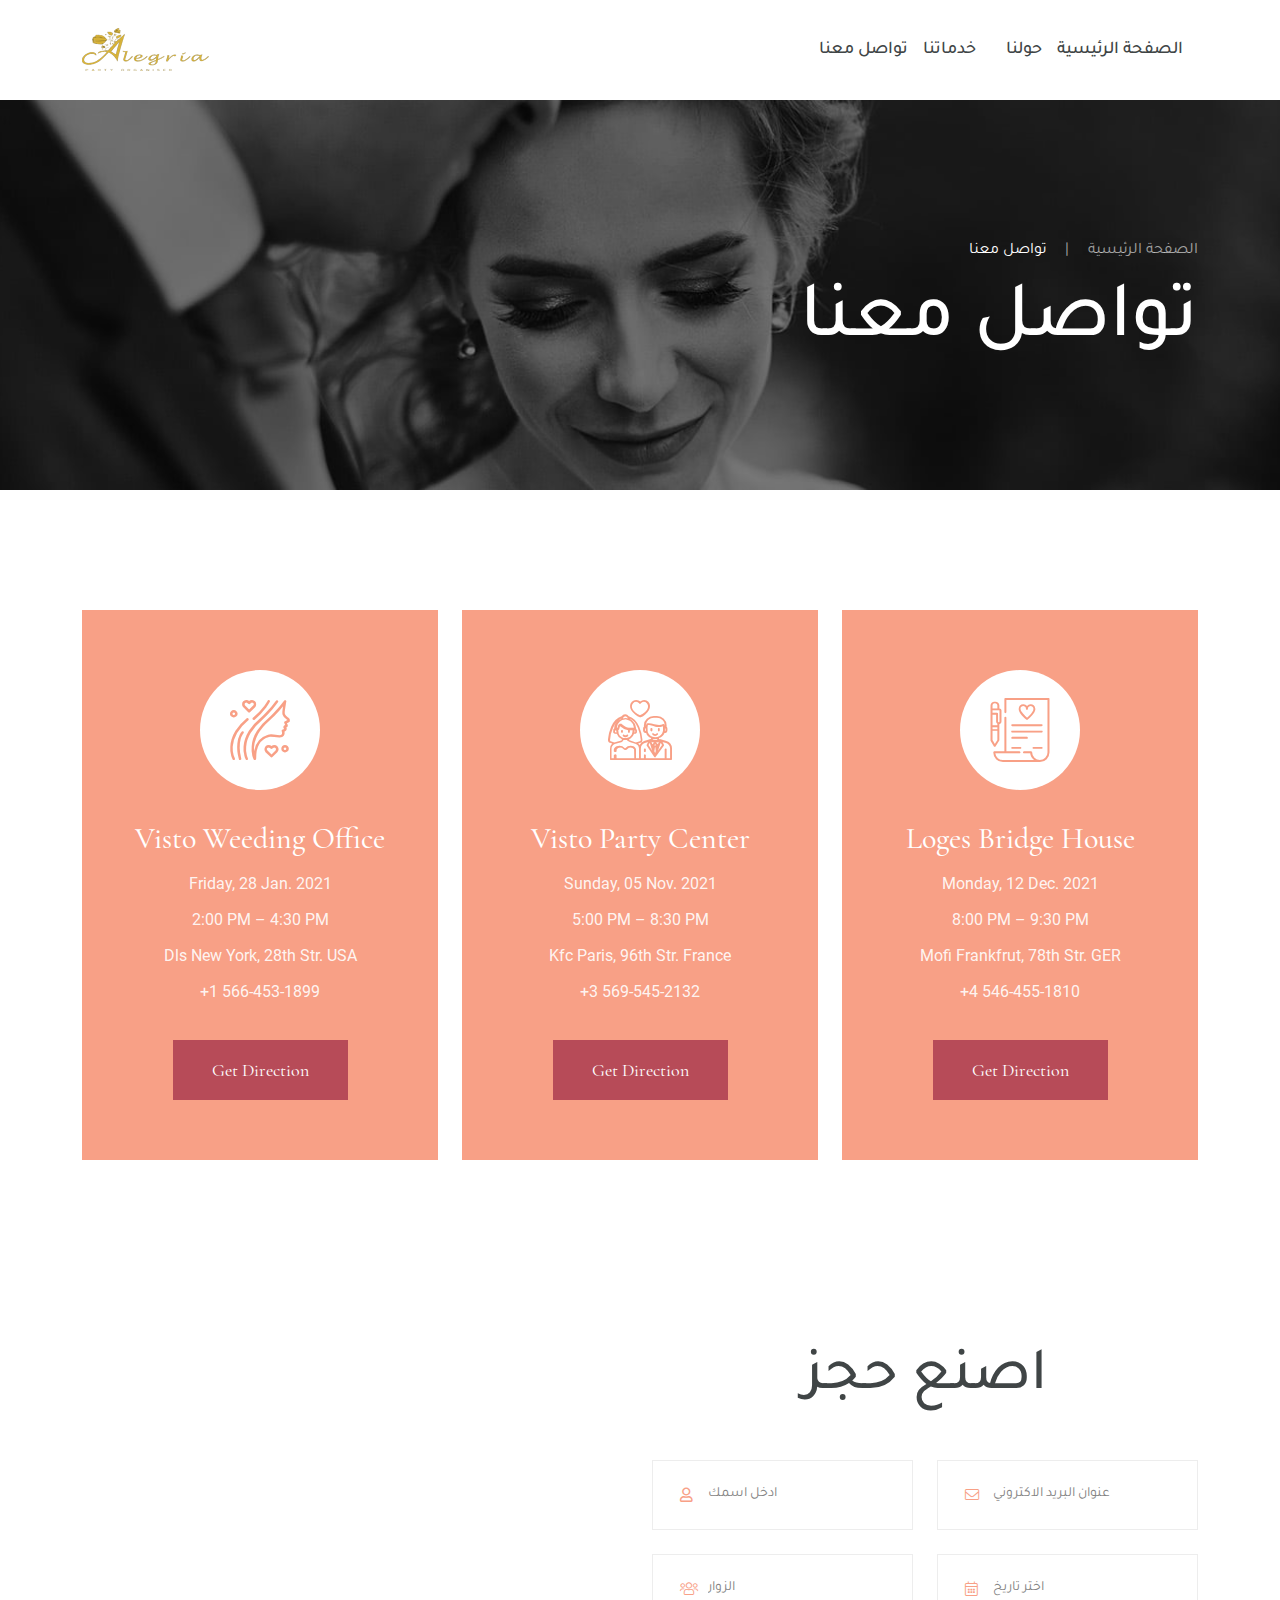
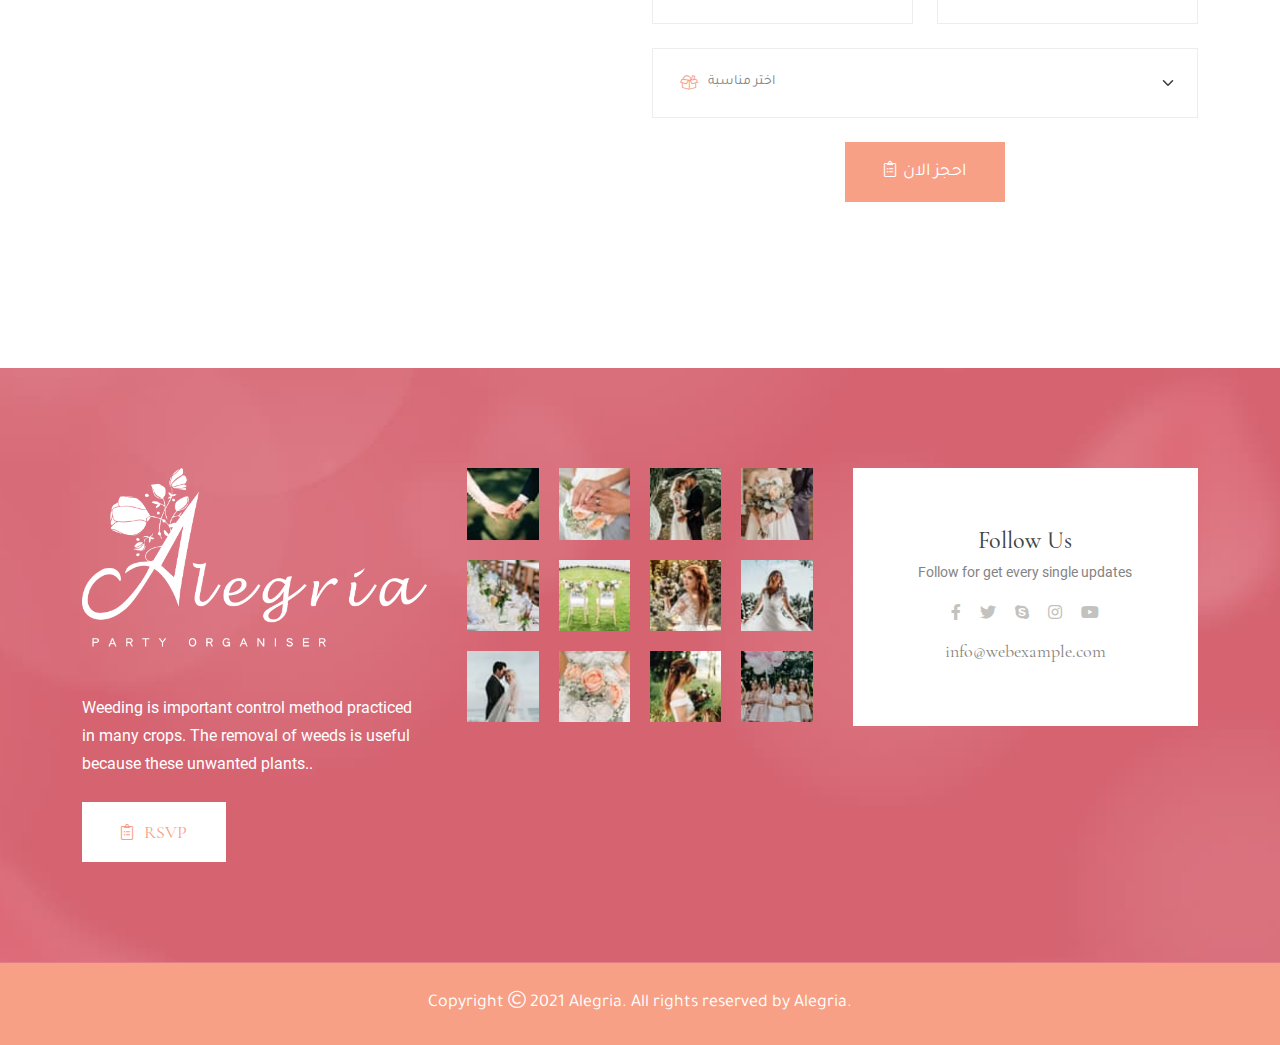
<file: contact.html>
<!doctype html>
<html class="no-js" lang="zxx">

<head>
    <meta charset="utf-8">
    <meta http-equiv="x-ua-compatible" content="ie=edge">
    <title>Party Organiser - Contact</title>
    <meta name="author" content="Vecuro">
    <meta name="description" content="Vibeson - Wedding HTML Template">
    <meta name="keywords" content="Vibeson - Wedding HTML Template">
    <meta name="robots" content="INDEX,FOLLOW">
    <meta name="viewport" content="width=device-width,initial-scale=1,shrink-to-fit=no">
    <link rel="apple-touch-icon" sizes="57x57" href="assets/img/favicons/apple-icon-57x57.png">
    <link rel="apple-touch-icon" sizes="60x60" href="assets/img/favicons/apple-icon-60x60.png">
    <link rel="apple-touch-icon" sizes="72x72" href="assets/img/favicons/apple-icon-72x72.png">
    <link rel="apple-touch-icon" sizes="76x76" href="assets/img/favicons/apple-icon-76x76.png">
    <link rel="apple-touch-icon" sizes="114x114" href="assets/img/favicons/apple-icon-114x114.png">
    <link rel="apple-touch-icon" sizes="120x120" href="assets/img/favicons/apple-icon-120x120.png">
    <link rel="apple-touch-icon" sizes="144x144" href="assets/img/favicons/apple-icon-144x144.png">
    <link rel="apple-touch-icon" sizes="152x152" href="assets/img/favicons/apple-icon-152x152.png">
    <link rel="apple-touch-icon" sizes="180x180" href="assets/img/favicons/apple-icon-180x180.png">
    <link rel="icon" type="image/png" sizes="192x192" href="assets/img/favicons/android-icon-192x192.png">
    <link rel="icon" type="image/png" sizes="32x32" href="assets/img/favicons/favicon-32x32.png">
    <link rel="icon" type="image/png" sizes="96x96" href="assets/img/favicons/favicon-96x96.png">
    <link rel="icon" type="image/png" sizes="16x16" href="assets/img/favicons/favicon-16x16.png">
    <link rel="manifest" href="assets/img/favicons/manifest.json">
    <meta name="msapplication-TileColor" content="#ffffff">
    <meta name="msapplication-TileImage" content="assets/img/favicons/ms-icon-144x144.png">
    <meta name="theme-color" content="#ffffff">
    <link rel="stylesheet" href="assets/css/app.min.css">
    <link rel="stylesheet" href="assets/css/fontawesome.min.css">
    <link rel="stylesheet" href="assets/css/style.css">
    <link rel="stylesheet" href="assets/css/theme-color1.css">
    <link href="https://fonts.googleapis.com/css2?family=Tajawal:wght@200;300;400;500&display=swap" rel="stylesheet">

</head>

<body>
    <div class="preloader">
        <div class="preloader-inner"><img src="assets/img/logo.png" alt="Vibeson"> <span class="loader"></span></div>
    </div>
    <div class="vs-menu-wrapper">
        <div class="vs-menu-area text-center" style="flex-direction: row-reverse;">
            <button class="vs-menu-toggle">
                <i class="fal fa-times">
                </i></button>
            <div class="mobile-logo">
                <a href="index.html">
                    <img src="assets/img/logo.png" alt="Vibeson">
                </a>
            </div>
            <form action="#" class="mobile-menu-form">
                <input type="text" class="form-control" placeholder="Search...">
                <button type="submit"><i class="fas fa-search"></i></button>
            </form>
            <div class="vs-mobile-menu">
                <ul>
                    <li class="menu-item-has-children"><a href="index.html">الصفحة الرئيسية</a>

                    </li>
                    <li><a href="about.html">حولنا</a></li>
                    <li><a href="service.html">خدماتنا</a></li>

                    <li><a href="contact.html">تواصل معنا</a></li>
                </ul>
            </div>
        </div>
    </div>
    <div class="popup-search-box d-none d-lg-block"><button class="searchClose border-theme text-theme"><i
                class="fal fa-times"></i></button>
        <form action="#"><input type="text" class="border-theme" placeholder="What are you looking for"> <button
                type="submit"><i class="fal fa-search"></i></button></form>
    </div>
    <div class="sidemenu-wrapper d-none d-lg-block">
        <div class="sidemenu-content"><button class="closeButton sideMenuCls"><i class="far fa-times"></i></button>
            <div class="widget">
                <h3 class="widget_title">Popular Feeds</h3>
                <div class="widget-popular-feeds">
                    <div class="feeds-media d-flex">
                        <div class="media-img"><a href="blog.html"><img src="assets/img/widget/feeds-1-1.png"
                                    alt="Post-Image"></a></div>
                        <div class="media-body">
                            <h4 class="feeds-title"><a href="blog.html">Lorem ipsum dolor sit cing elit, sed do.</a>
                            </h4><a href="blog.html" class="feeds-date"><i class="fal fa-calendar-alt"></i>24th June
                                2021</a>
                        </div>
                    </div>
                    <div class="feeds-media d-flex">
                        <div class="media-img"><a href="blog.html"><img src="assets/img/widget/feeds-1-2.png"
                                    alt="Post-Image"></a></div>
                        <div class="media-body">
                            <h4 class="feeds-title"><a href="blog.html">Whether a medieval typesetter to garble.</a>
                            </h4><a href="blog.html" class="feeds-date"><i class="fal fa-calendar-alt"></i>31th April
                                2021</a>
                        </div>
                    </div>
                    <div class="feeds-media d-flex">
                        <div class="media-img"><a href="blog.html"><img src="assets/img/widget/feeds-1-3.png"
                                    alt="Post-Image"></a></div>
                        <div class="media-body">
                            <h4 class="feeds-title"><a href="blog.html">Don't bother typing “lorem ipsum” into.</a></h4>
                            <a href="blog.html" class="feeds-date"><i class="fal fa-calendar-alt"></i>22th Augest
                                2021</a>
                        </div>
                    </div>
                    <div class="feeds-media d-flex">
                        <div class="media-img"><a href="blog.html"><img src="assets/img/widget/feeds-1-4.png"
                                    alt="Post-Image"></a></div>
                        <div class="media-body">
                            <h4 class="feeds-title"><a href="blog.html">Here is the classic lorem ipsum passage.</a>
                            </h4><a href="blog.html" class="feeds-date"><i class="fal fa-calendar-alt"></i>18th March
                                2021</a>
                        </div>
                    </div>
                    <div class="feeds-media d-flex">
                        <div class="media-img"><a href="blog.html"><img src="assets/img/widget/feeds-1-5.png"
                                    alt="Post-Image"></a></div>
                        <div class="media-body">
                            <h4 class="feeds-title"><a href="blog.html">One brave soul did take a stab translating</a>
                            </h4><a href="blog.html" class="feeds-date"><i class="fal fa-calendar-alt"></i>24th March
                                2021</a>
                        </div>
                    </div>
                </div>
            </div>
        </div>
    </div>
    <header class="header-wrapper header-layout1">
        <div class="sticky-wrapper">
            <div class="sticky-active py-2 py-lg-0">
                <div class="vs-container container">
                    <div class="position-relative">
                        <div class="row justify-content-between align-items-center">
                            <div class="col-auto">
                                <div class="header-logo"><a href="index.html">
                                        <img src="assets/img/logo.png" alt="Logo"></a></div>
                            </div>
                            <div class="col-auto">
                                <nav class="main-menu menu-style1 d-none d-lg-block">
                                    <ul style="display: flex; flex-direction: row-reverse;">
                                        <li><a style="font-family:'Tajawal', sans-serif;" href="index.html">الصفحة
                                                الرئيسية</a>

                                        </li>
                                        <li><a style="font-family:'Tajawal', sans-serif;" href="about.html">حولنا</a>
                                        </li>
                                        <li><a style="font-family:'Tajawal', sans-serif;"
                                                href="service.html">خدماتنا</a></li>

                                        <li><a style="font-family:'Tajawal', sans-serif;" href="contact.html">تواصل
                                                معنا</a></li>
                                    </ul>
                                </nav><button class="vs-menu-toggle d-inline-block d-lg-none"><i
                                        class="fas fa-bars"></i></button>
                            </div>

                        </div>
                    </div>
                </div>
            </div>
    </header>
    <div class="vs-container">
        <div class="breadcumb-wrapper" data-bg-src="assets/img/bg/breadcrumb-bg.jpg" data-overlay="black"
            data-opacity="5">
            <div class="container z-index-common">
                <div class="breadcumb-content text-center text-md-start" style="text-align:right!important;">
                    <ul class="breadcumb-menu">
                        <li class="active" style="font-family:'Tajawal', sans-serif;">تواصل معنا</li>
                        <li><a href="index.html" style="font-family:'Tajawal', sans-serif;">الصفحة الرئيسية</a></li>
                    </ul>
                    <h1 class="breadcumb-title text-white" style="font-family:'Tajawal', sans-serif;">تواصل معنا</h1>
                </div>
            </div>
        </div>
        <section class="contact-info-wrapper space-top">
            <div class="container">
                <div class="row justify-content-center">
                    <div class="col-sm-6 col-md-4 col-lg-4 mb-30">
                        <div class="contact-info-box bg-theme">
                            <div class="icon bg-white text-theme"><i class="flaticon-women fa-4x"></i></div>
                            <h3 class="info-title text-white">Visto Weeding Office</h3>
                            <p class="info-text text-white-light">Friday, 28 Jan. 2021<br>2:00 PM – 4:30 PM<br>Dls New
                                York, 28th Str. USA<br>+1 566-453-1899</p><a href="#" class="vs-btn style-darker">Get
                                Direction</a>
                        </div>
                    </div>
                    <div class="col-sm-6 col-md-4 col-lg-4 mb-30">
                        <div class="contact-info-box bg-theme">
                            <div class="icon bg-white text-theme"><i class="flaticon-wedding-couple-1 fa-4x"></i></div>
                            <h3 class="info-title text-white">Visto Party Center</h3>
                            <p class="info-text text-white-light">Sunday, 05 Nov. 2021<br>5:00 PM – 8:30 PM<br>Kfc
                                Paris, 96th Str. France<br>+3 569-545-2132</p><a href="#"
                                class="vs-btn style-darker">Get Direction</a>
                        </div>
                    </div>
                    <div class="col-sm-6 col-md-4 col-lg-4 mb-30">
                        <div class="contact-info-box bg-theme">
                            <div class="icon bg-white text-theme"><i class="flaticon-wedding-contract fa-4x"></i></div>
                            <h3 class="info-title text-white">Loges Bridge House</h3>
                            <p class="info-text text-white-light">Monday, 12 Dec. 2021<br>8:00 PM – 9:30 PM<br>Mofi
                                Frankfrut, 78th Str. GER<br>+4 546-455-1810</p><a href="#"
                                class="vs-btn style-darker">Get Direction</a>
                        </div>
                    </div>
                </div>
            </div>
        </section>
    </div>
    <section class="reservation-wrapper space-top space-md-bottom">
        <div class="container">
            <div class="row align-items-center flex-row-reverse">
                <div class="col-xl-6 mb-30 mb-xl-0">
                    <form action="reservation-mail.php" class="form-style3 ajax-reservation mb-30">
                        <div class="title-area text-center mb-45">
                            <h2 class="sec-title" style="font-family:'Tajawal', sans-serif;">اصنع حجز</h2>
                        </div>
                        <div class="row">
                            <div class="col-md-6 form-group"><i class="far fa-user"></i> <input
                                    style="font-family:'Tajawal', sans-serif;" type="text" class="form-control"
                                    name="name" id="name" placeholder="ادخل اسمك "></div>
                            <div class="col-md-6 form-group"><i class="fal fa-envelope"></i> <input
                                    style="font-family:'Tajawal', sans-serif;" type="email" class="form-control"
                                    name="email" id="email" placeholder="عنوان البريد الاكتروني">
                            </div>
                            <div class=" col-md-6 form-group"><i class="fal fa-users"></i> <input
                                    style="font-family:'Tajawal', sans-serif;" type="number" class="form-control"
                                    name="guests" id="guests" placeholder="الزوار"></div>
                            <div class="col-md-6 form-group"><i class="fal fa-calendar-alt"></i> <input
                                    style="font-family:'Tajawal', sans-serif;" type="text" autocomplete="off"
                                    class="form-control date-pick" name="date" id="date" placeholder="اختر تاريخ"></div>
                            <div class="col-12 form-group"><i class="fal fa-box-full"></i> <select
                                    style="font-family:'Tajawal', sans-serif;" class="form-select" id="event"
                                    name="event">
                                    <option selected="selected" disabled="disabled" hidden>اختر مناسبة</option>
                                    <option>Wedding Wishes</option>
                                    <option>Wanted Weddings</option>
                                    <option>Perfect Day</option>
                                    <option>Wishful Day</option>
                                    <option>Black Tie Weddings</option>
                                    <option>Effortless Event</option>
                                    <option>Even Expertise</option>
                                </select></div>
                            <div class="col-12 text-center"><button style="font-family:'Tajawal', sans-serif;"
                                    type="submit" class="vs-btn"><i class="fal fa-clipboard-list"></i>احجز الان</button>
                            </div>
                        </div>
                        <p class="form-messages form-messages error text-center mt-3 mt-lg-4 mb-0"></p>
                    </form>
                </div>
                <div class="col-xl-6 text-center text-xl-start">
                    <div class="rounded-map d-inline-block mb-30"><iframe
                            src="https://www.google.com/maps/embed?pb=!1m18!1m12!1m3!1d193595.1583088354!2d-74.11976389828038!3d40.697663748695746!2m3!1f0!2f0!3f0!3m2!1i1024!2i768!4f13.1!3m3!1m2!1s0x89c24fa5d33f083b%3A0xc80b8f06e177fe62!2sNew%20York%2C%20NY%2C%20USA!5e0!3m2!1sen!2sbd!4v1621939905778!5m2!1sen!2sbd"
                            style="border:0;" allowfullscreen="" loading="lazy"></iframe></div>
                </div>
            </div>
        </div>
    </section>
    <footer class="footer-wrapper bg-secondary footer-layout1" data-bg-src="assets/img/bg/footer-bg-1-1.jpg">
        <div class="widget-area">
            <div class="container">
                <div class="row gx-60 justify-content-between">
                    <div class="col-lg-4 col-xl-4 align-self-center">
                        <div class="widget footer-widget">
                            <div class="vs-widget-about text-center text-lg-start">
                                <div class="footer-logo mb-4 pb-3"><a href="index.html"><img
                                            src="assets/img/logo-white.png" alt="Vibeson"></a></div>
                                <div class="row justify-content-center">
                                    <div class="col-md-8 col-lg-12">
                                        <p class="mt-n2 mb-20 pb-1 text-white">Weeding is important control method
                                            practiced in many crops. The removal of weeds is useful because these
                                            unwanted plants..</p>
                                    </div>
                                </div><a href="about.html" class="vs-btn style-white"><i
                                        class="fal fa-clipboard-list"></i> RSVP</a>
                            </div>
                        </div>
                    </div>
                    <div class="col-md-6 col-lg-4 col-xl-4">
                        <div class="widget footer-widget">
                            <div class="footer-gallery">
                                <div class="gal-item"><a href="gallery.html"><img src="assets/img/gallery/wid-gal-1.jpg"
                                            alt="Gallery Image" class="w-100"></a></div>
                                <div class="gal-item"><a href="gallery.html"><img src="assets/img/gallery/wid-gal-2.jpg"
                                            alt="Gallery Image" class="w-100"></a></div>
                                <div class="gal-item"><a href="gallery.html"><img src="assets/img/gallery/wid-gal-3.jpg"
                                            alt="Gallery Image" class="w-100"></a></div>
                                <div class="gal-item"><a href="gallery.html"><img src="assets/img/gallery/wid-gal-4.jpg"
                                            alt="Gallery Image" class="w-100"></a></div>
                                <div class="gal-item"><a href="gallery.html"><img src="assets/img/gallery/wid-gal-5.jpg"
                                            alt="Gallery Image" class="w-100"></a></div>
                                <div class="gal-item"><a href="gallery.html"><img src="assets/img/gallery/wid-gal-6.jpg"
                                            alt="Gallery Image" class="w-100"></a></div>
                                <div class="gal-item"><a href="gallery.html"><img src="assets/img/gallery/wid-gal-7.jpg"
                                            alt="Gallery Image" class="w-100"></a></div>
                                <div class="gal-item"><a href="gallery.html"><img src="assets/img/gallery/wid-gal-8.jpg"
                                            alt="Gallery Image" class="w-100"></a></div>
                                <div class="gal-item"><a href="gallery.html"><img src="assets/img/gallery/wid-gal-9.jpg"
                                            alt="Gallery Image" class="w-100"></a></div>
                                <div class="gal-item"><a href="gallery.html"><img
                                            src="assets/img/gallery/wid-gal-10.jpg" alt="Gallery Image"
                                            class="w-100"></a></div>
                                <div class="gal-item"><a href="gallery.html"><img
                                            src="assets/img/gallery/wid-gal-11.jpg" alt="Gallery Image"
                                            class="w-100"></a></div>
                                <div class="gal-item"><a href="gallery.html"><img
                                            src="assets/img/gallery/wid-gal-12.jpg" alt="Gallery Image"
                                            class="w-100"></a></div>
                            </div>
                        </div>
                    </div>
                    <div class="col-md-6 col-lg-4 col-xl-4">
                        <div class="widget footer-widget">
                            <div class="follow-box">
                                <h4 class="mb-1">Follow Us</h4>
                                <p class="fs-xs mb-15">Follow for get every single updates</p>
                                <ul class="follow-social mb-1">
                                    <li><a href="#"><i class="fab fa-facebook-f"></i></a></li>
                                    <li><a href="#"><i class="fab fa-twitter"></i></a></li>
                                    <li><a href="#"><i class="fab fa-skype"></i></a></li>
                                    <li><a href="#"><i class="fab fa-instagram"></i></a></li>
                                    <li><a href="#"><i class="fab fa-youtube"></i></a></li>
                                </ul>
                                <p class="fs-md font-title mt-10 mb-0"><a href="mailto:info@webexample.com"
                                        class="text-inherit">info@webexample.com</a></p>
                            </div>
                        </div>
                    </div>
                </div>
            </div>
        </div>
        <div class="copyright bg-theme text-center">
            <p style="font-family:'Tajawal', sans-serif;" class="fs-md font-title mb-0 text-white">Copyright <i
                    class="fal fa-copyright"></i> 2021 <a class="text-white" href="index.html">Alegria</a>. All rights
                reserved by <a class="text-white" href="https://themeforest.net/user/vecuro">Alegria</a>.</p>
        </div>
    </footer><a href="#" class="scrollToTop scroll-btn style2"><i class="far fa-arrow-up"></i></a>
    <script src="assets/js/vendor/jquery-1.12.4.min.js"></script>
    <script src="assets/js/app.min.js"></script>
    <script src="assets/js/vscustom-carousel.min.js"></script>
    <script src="assets/js/ajax-mail.js"></script>
    <script src="assets/js/main.js"></script>
</body>

</html>
</file>
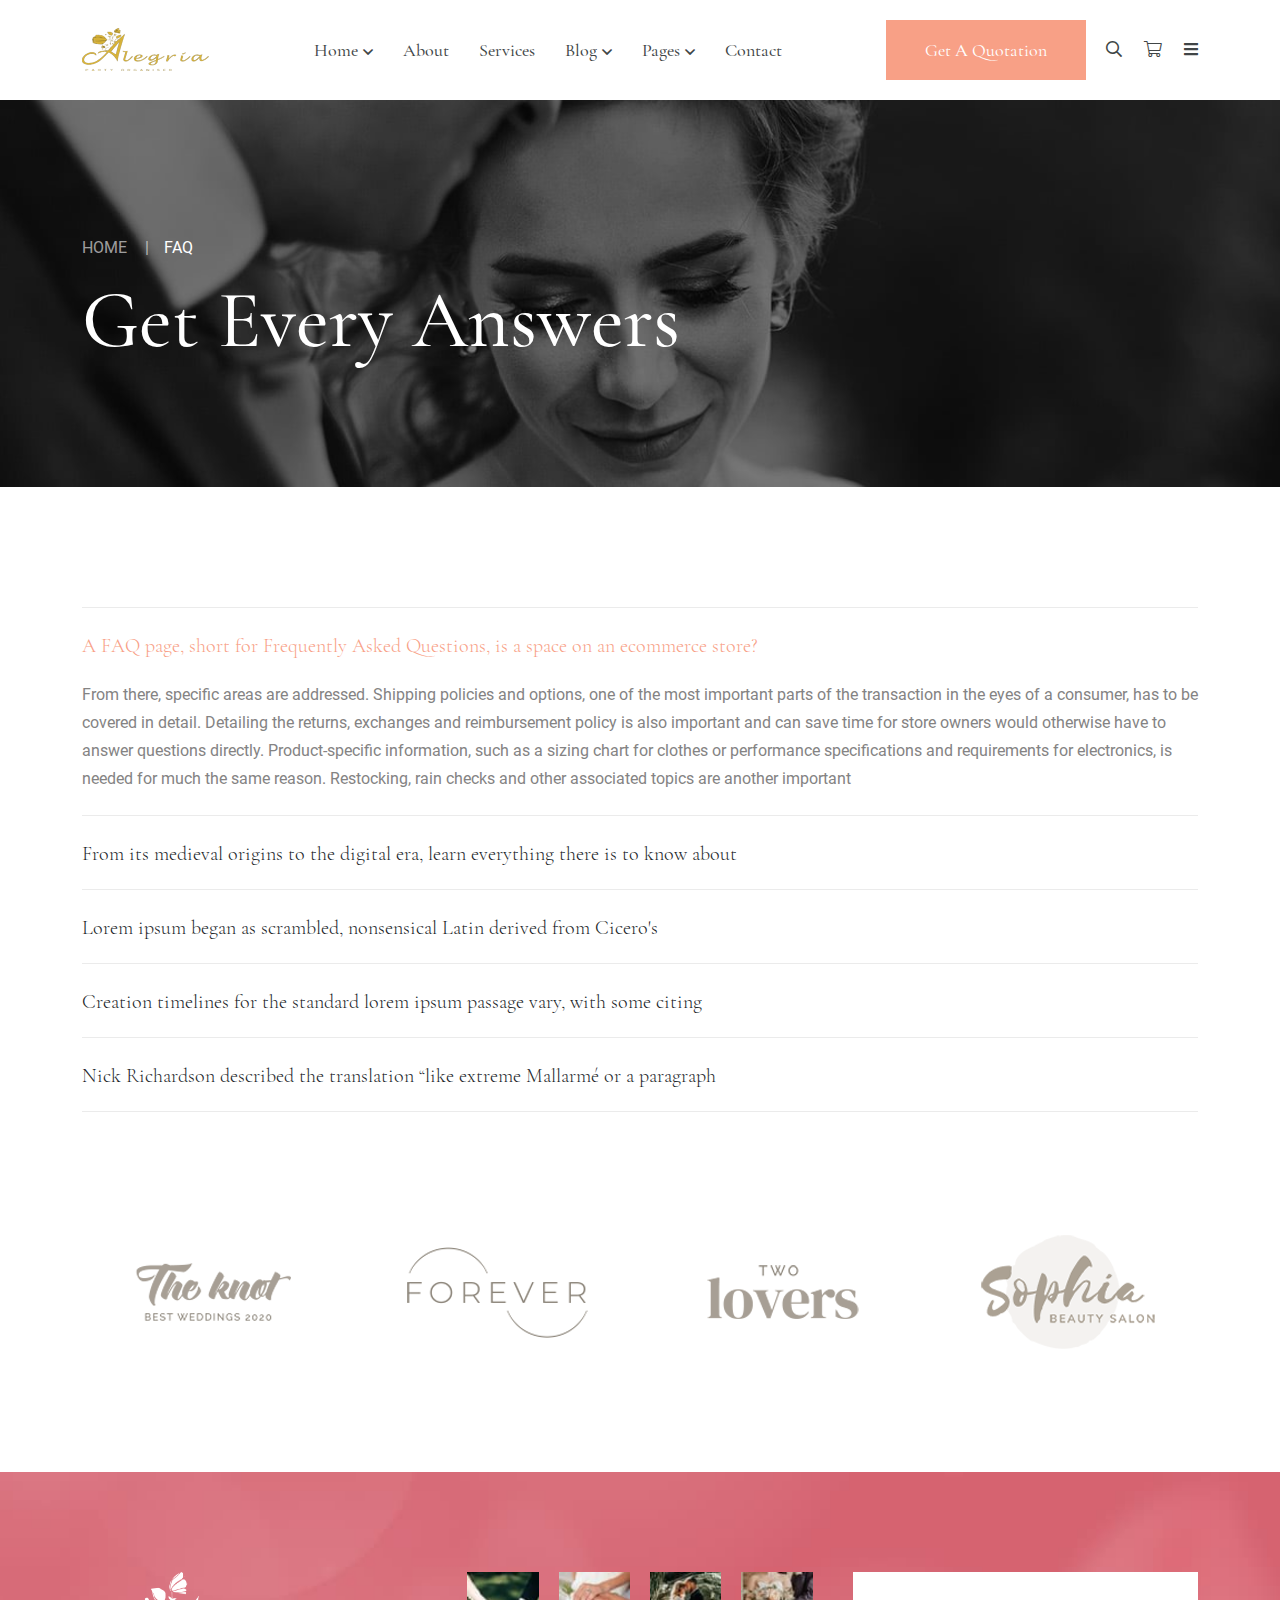
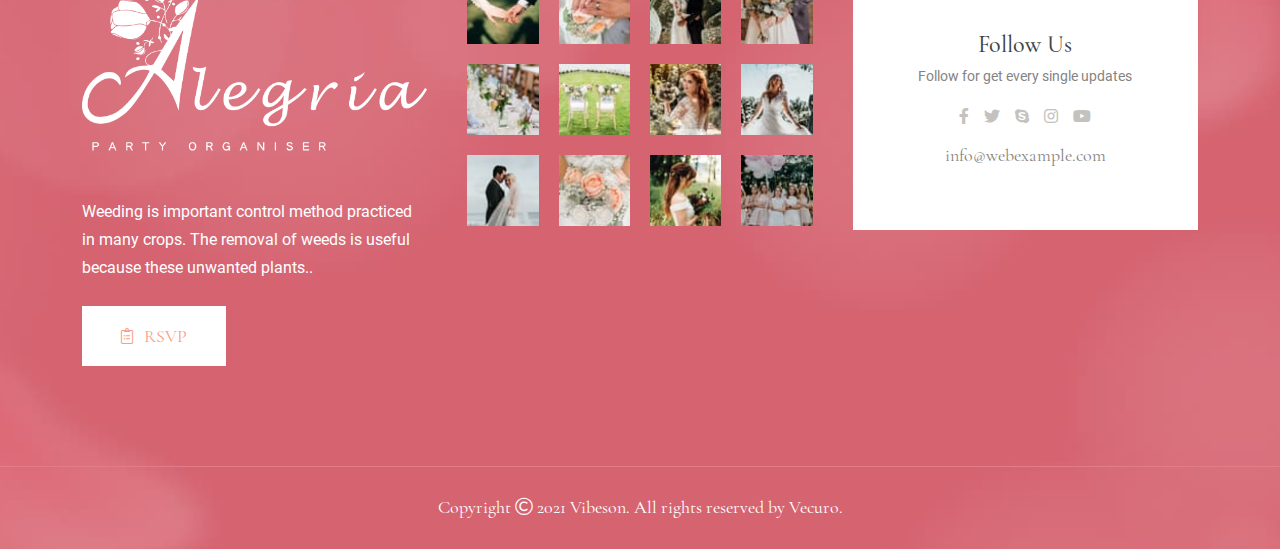
<file: faq.html>
<!doctype html><html class="no-js" lang="zxx"><head><meta charset="utf-8"><meta http-equiv="x-ua-compatible" content="ie=edge"><title>Vibeson - Wedding HTML Template - FAQ</title><meta name="author" content="Vecuro"><meta name="description" content="Vibeson - Wedding HTML Template"><meta name="keywords" content="Vibeson - Wedding HTML Template"><meta name="robots" content="INDEX,FOLLOW"><meta name="viewport" content="width=device-width,initial-scale=1,shrink-to-fit=no"><link rel="apple-touch-icon" sizes="57x57" href="assets/img/favicons/apple-icon-57x57.png"><link rel="apple-touch-icon" sizes="60x60" href="assets/img/favicons/apple-icon-60x60.png"><link rel="apple-touch-icon" sizes="72x72" href="assets/img/favicons/apple-icon-72x72.png"><link rel="apple-touch-icon" sizes="76x76" href="assets/img/favicons/apple-icon-76x76.png"><link rel="apple-touch-icon" sizes="114x114" href="assets/img/favicons/apple-icon-114x114.png"><link rel="apple-touch-icon" sizes="120x120" href="assets/img/favicons/apple-icon-120x120.png"><link rel="apple-touch-icon" sizes="144x144" href="assets/img/favicons/apple-icon-144x144.png"><link rel="apple-touch-icon" sizes="152x152" href="assets/img/favicons/apple-icon-152x152.png"><link rel="apple-touch-icon" sizes="180x180" href="assets/img/favicons/apple-icon-180x180.png"><link rel="icon" type="image/png" sizes="192x192" href="assets/img/favicons/android-icon-192x192.png"><link rel="icon" type="image/png" sizes="32x32" href="assets/img/favicons/favicon-32x32.png"><link rel="icon" type="image/png" sizes="96x96" href="assets/img/favicons/favicon-96x96.png"><link rel="icon" type="image/png" sizes="16x16" href="assets/img/favicons/favicon-16x16.png"><link rel="manifest" href="assets/img/favicons/manifest.json"><meta name="msapplication-TileColor" content="#ffffff"><meta name="msapplication-TileImage" content="assets/img/favicons/ms-icon-144x144.png"><meta name="theme-color" content="#ffffff"><link rel="stylesheet" href="assets/css/app.min.css"><link rel="stylesheet" href="assets/css/fontawesome.min.css"><link rel="stylesheet" href="assets/css/style.css"><link rel="stylesheet" href="assets/css/theme-color1.css"></head><body><div class="preloader"><button class="vs-btn preloaderCls">Cancel Preloader</button><div class="preloader-inner"><img src="assets/img/logo.png" alt="Vibeson"> <span class="loader"></span></div></div><div class="vs-menu-wrapper"><div class="vs-menu-area text-center"><button class="vs-menu-toggle"><i class="fal fa-times"></i></button><div class="mobile-logo"><a href="index.html"><img src="assets/img/logo.png" alt="Vibeson"></a></div><form action="#" class="mobile-menu-form"><input type="text" class="form-control" placeholder="Search..."> <button type="submit"><i class="fas fa-search"></i></button></form><div class="vs-mobile-menu"><ul><li class="menu-item-has-children"><a href="index.html">Home</a><ul class="sub-menu"><li><a href="index.html">Home One</a></li><li><a href="index-2.html">Home Two</a></li></ul></li><li><a href="about.html">About</a></li><li><a href="service.html">Services</a></li><li class="menu-item-has-children"><a href="blog.html">Blog</a><ul class="sub-menu"><li><a href="blog.html">Blog</a></li><li><a href="blog-details.html">Blog Details</a></li></ul></li><li class="menu-item-has-children"><a href="#">Pages</a><ul class="sub-menu"><li><a href="faq.html">FAQ Page</a></li><li><a href="portfolio.html">Portfolio</a></li><li><a href="portfolio-details.html">Portfolio Details</a></li><li><a href="gallery.html">Gallery</a></li><li><a href="team.html">Team</a></li><li><a href="team-details.html">Team Details</a></li><li><a href="error.html">Error Page</a></li></ul></li><li><a href="contact.html">Contact</a></li></ul></div></div></div><div class="popup-search-box d-none d-lg-block"><button class="searchClose border-theme text-theme"><i class="fal fa-times"></i></button><form action="#"><input type="text" class="border-theme" placeholder="What are you looking for"> <button type="submit"><i class="fal fa-search"></i></button></form></div><div class="sidemenu-wrapper d-none d-lg-block"><div class="sidemenu-content"><button class="closeButton sideMenuCls"><i class="far fa-times"></i></button><div class="widget"><h3 class="widget_title">Popular Feeds</h3><div class="widget-popular-feeds"><div class="feeds-media d-flex"><div class="media-img"><a href="blog.html"><img src="assets/img/widget/feeds-1-1.png" alt="Post-Image"></a></div><div class="media-body"><h4 class="feeds-title"><a href="blog.html">Lorem ipsum dolor sit cing elit, sed do.</a></h4><a href="blog.html" class="feeds-date"><i class="fal fa-calendar-alt"></i>24th June 2021</a></div></div><div class="feeds-media d-flex"><div class="media-img"><a href="blog.html"><img src="assets/img/widget/feeds-1-2.png" alt="Post-Image"></a></div><div class="media-body"><h4 class="feeds-title"><a href="blog.html">Whether a medieval typesetter to garble.</a></h4><a href="blog.html" class="feeds-date"><i class="fal fa-calendar-alt"></i>31th April 2021</a></div></div><div class="feeds-media d-flex"><div class="media-img"><a href="blog.html"><img src="assets/img/widget/feeds-1-3.png" alt="Post-Image"></a></div><div class="media-body"><h4 class="feeds-title"><a href="blog.html">Don't bother typing “lorem ipsum” into.</a></h4><a href="blog.html" class="feeds-date"><i class="fal fa-calendar-alt"></i>22th Augest 2021</a></div></div><div class="feeds-media d-flex"><div class="media-img"><a href="blog.html"><img src="assets/img/widget/feeds-1-4.png" alt="Post-Image"></a></div><div class="media-body"><h4 class="feeds-title"><a href="blog.html">Here is the classic lorem ipsum passage.</a></h4><a href="blog.html" class="feeds-date"><i class="fal fa-calendar-alt"></i>18th March 2021</a></div></div><div class="feeds-media d-flex"><div class="media-img"><a href="blog.html"><img src="assets/img/widget/feeds-1-5.png" alt="Post-Image"></a></div><div class="media-body"><h4 class="feeds-title"><a href="blog.html">One brave soul did take a stab translating</a></h4><a href="blog.html" class="feeds-date"><i class="fal fa-calendar-alt"></i>24th March 2021</a></div></div></div></div></div></div><header class="header-wrapper header-layout1"><div class="sticky-wrapper"><div class="sticky-active py-2 py-lg-0"><div class="vs-container container"><div class="position-relative"><div class="row justify-content-between align-items-center"><div class="col-auto"><div class="header-logo"><a href="index.html"><img src="assets/img/logo.png" alt="Logo"></a></div></div><div class="col-auto"><nav class="main-menu menu-style1 d-none d-lg-block"><ul><li class="menu-item-has-children"><a href="index.html">Home</a><ul class="sub-menu"><li><a href="index.html">Home One</a></li><li><a href="index-2.html">Home Two</a></li></ul></li><li><a href="about.html">About</a></li><li><a href="service.html">Services</a></li><li class="menu-item-has-children"><a href="blog.html">Blog</a><ul class="sub-menu"><li><a href="blog.html">Blog</a></li><li><a href="blog-details.html">Blog Details</a></li></ul></li><li class="menu-item-has-children mega-menu-wrap"><a href="#">Pages</a><ul class="mega-menu"><li><a href="shop.html">Pagelist 1</a><ul><li><a href="index.html">Home One</a></li><li><a href="index-2.html">Home Two</a></li><li><a href="about.html">About Us</a></li><li><a href="service.html">Services</a></li></ul></li><li><a href="#">Pagelist 2</a><ul><li><a href="faq.html">FAQ Page</a></li><li><a href="portfolio.html">Portfolio</a></li><li><a href="portfolio-details.html">Portfolio Details</a></li><li><a href="gallery.html">Gallery</a></li></ul></li><li><a href="#">Pagelist 3</a><ul><li><a href="blog.html">Blog</a></li><li><a href="blog-details.html">Blog Details</a></li><li><a href="team.html">Team</a></li></ul></li><li><a href="#">Pagelist 4</a><ul><li><a href="team-details.html">Team Details</a></li><li><a href="contact.html">Contact</a></li><li><a href="error.html">Error Page</a></li></ul></li></ul></li><li><a href="contact.html">Contact</a></li></ul></nav><button class="vs-menu-toggle d-inline-block d-lg-none"><i class="fas fa-bars"></i></button></div><div class="col-auto d-none d-lg-block"><div class="header-button-group d-flex align-items-center"><a href="contact.html" class="vs-btn d-none d-xl-inline-block">Get A Quotation</a><div class="header-icons ml-40"><a href="#" class="searchBoxTggler"><i class="far fa-search"></i></a> <a href="#"><i class="fal fa-shopping-cart"></i></a> <a href="#" class="sideMenuToggler"><i class="fas fa-bars"></i></a></div></div></div></div></div></div></div></div></header><div class="vs-container"><div class="breadcumb-wrapper" data-bg-src="assets/img/bg/breadcrumb-bg.jpg" data-overlay="black" data-opacity="5"><div class="container z-index-common"><div class="breadcumb-content text-center text-md-start"><ul class="breadcumb-menu"><li><a href="index.html">Home</a></li><li class="active">FAQ</li></ul><h1 class="breadcumb-title text-white">Get Every Answers</h1></div></div></div></div><div class="accordion-wrapper space"><div class="container"><div class="accordion" id="accordionVS"><div class="vs-accordion accordion-item"><div class="accordion-header" id="acoHead1"><button class="accordion-button" type="button" data-bs-toggle="collapse" data-bs-target="#acoCollapse1" aria-expanded="true" aria-controls="acoCollapse1">A FAQ page, short for Frequently Asked Questions, is a space on an ecommerce store?</button></div><div id="acoCollapse1" class="accordion-collapse collapse show" aria-labelledby="acoHead1" data-bs-parent="#accordionVS"><div class="accordion-body"><p>From there, specific areas are addressed. Shipping policies and options, one of the most important parts of the transaction in the eyes of a consumer, has to be covered in detail. Detailing the returns, exchanges and reimbursement policy is also important and can save time for store owners would otherwise have to answer questions directly. Product-specific information, such as a sizing chart for clothes or performance specifications and requirements for electronics, is needed for much the same reason. Restocking, rain checks and other associated topics are another important</p></div></div></div><div class="vs-accordion accordion-item"><div class="accordion-header" id="acoHead2"><button class="accordion-button collapsed" type="button" data-bs-toggle="collapse" data-bs-target="#acoCollapse2" aria-expanded="false" aria-controls="acoCollapse2">From its medieval origins to the digital era, learn everything there is to know about</button></div><div id="acoCollapse2" class="accordion-collapse collapse" aria-labelledby="acoHead2" data-bs-parent="#accordionVS"><div class="accordion-body"><p>From there, specific areas are addressed. Shipping policies and options, one of the most important parts of the transaction in the eyes of a consumer, has to be covered in detail. Detailing the returns, exchanges and reimbursement policy is also important and can save time for store owners would otherwise have to answer questions directly. Product-specific information, such as a sizing chart for clothes or performance specifications and requirements for electronics, is needed for much the same reason. Restocking, rain checks and other associated topics are another important</p></div></div></div><div class="vs-accordion accordion-item"><div class="accordion-header" id="acoHead3"><button class="accordion-button collapsed" type="button" data-bs-toggle="collapse" data-bs-target="#acoCollapse3" aria-expanded="false" aria-controls="acoCollapse3">Lorem ipsum began as scrambled, nonsensical Latin derived from Cicero's</button></div><div id="acoCollapse3" class="accordion-collapse collapse" aria-labelledby="acoHead3" data-bs-parent="#accordionVS"><div class="accordion-body"><p>From there, specific areas are addressed. Shipping policies and options, one of the most important parts of the transaction in the eyes of a consumer, has to be covered in detail. Detailing the returns, exchanges and reimbursement policy is also important and can save time for store owners would otherwise have to answer questions directly. Product-specific information, such as a sizing chart for clothes or performance specifications and requirements for electronics, is needed for much the same reason. Restocking, rain checks and other associated topics are another important</p></div></div></div><div class="vs-accordion accordion-item"><div class="accordion-header" id="acoHead4"><button class="accordion-button collapsed" type="button" data-bs-toggle="collapse" data-bs-target="#acoCollapse4" aria-expanded="false" aria-controls="acoCollapse4">Creation timelines for the standard lorem ipsum passage vary, with some citing</button></div><div id="acoCollapse4" class="accordion-collapse collapse" aria-labelledby="acoHead4" data-bs-parent="#accordionVS"><div class="accordion-body"><p>From there, specific areas are addressed. Shipping policies and options, one of the most important parts of the transaction in the eyes of a consumer, has to be covered in detail. Detailing the returns, exchanges and reimbursement policy is also important and can save time for store owners would otherwise have to answer questions directly. Product-specific information, such as a sizing chart for clothes or performance specifications and requirements for electronics, is needed for much the same reason. Restocking, rain checks and other associated topics are another important</p></div></div></div><div class="vs-accordion accordion-item"><div class="accordion-header" id="acoHead5"><button class="accordion-button collapsed" type="button" data-bs-toggle="collapse" data-bs-target="#acoCollapse5" aria-expanded="false" aria-controls="acoCollapse5">Nick Richardson described the translation “like extreme Mallarmé or a paragraph</button></div><div id="acoCollapse5" class="accordion-collapse collapse" aria-labelledby="acoHead5" data-bs-parent="#accordionVS"><div class="accordion-body"><p>From there, specific areas are addressed. Shipping policies and options, one of the most important parts of the transaction in the eyes of a consumer, has to be covered in detail. Detailing the returns, exchanges and reimbursement policy is also important and can save time for store owners would otherwise have to answer questions directly. Product-specific information, such as a sizing chart for clothes or performance specifications and requirements for electronics, is needed for much the same reason. Restocking, rain checks and other associated topics are another important</p></div></div></div></div></div></div><div class="brand-wrapper space-bottom"><div class="container"><div class="row vs-carousel" data-slide-show="4" data-lg-slide-show="3" data-sm-slide-show="2"><div class="col-auto text-center"><div class="brand-img"><img src="assets/img/brand/brand-1-1.png" alt="Brand Image"></div></div><div class="col-auto text-center"><div class="brand-img"><img src="assets/img/brand/brand-1-2.png" alt="Brand Image"></div></div><div class="col-auto text-center"><div class="brand-img"><img src="assets/img/brand/brand-1-3.png" alt="Brand Image"></div></div><div class="col-auto text-center"><div class="brand-img"><img src="assets/img/brand/brand-1-4.png" alt="Brand Image"></div></div><div class="col-auto text-center"><div class="brand-img"><img src="assets/img/brand/brand-1-5.png" alt="Brand Image"></div></div><div class="col-auto text-center"><div class="brand-img"><img src="assets/img/brand/brand-1-6.png" alt="Brand Image"></div></div><div class="col-auto text-center"><div class="brand-img"><img src="assets/img/brand/brand-1-7.png" alt="Brand Image"></div></div></div></div></div><footer class="footer-wrapper bg-secondary footer-layout1" data-bg-src="assets/img/bg/footer-bg-1-1.jpg"><div class="widget-area"><div class="container"><div class="row gx-60 justify-content-between"><div class="col-lg-4 col-xl-4 align-self-center"><div class="widget footer-widget"><div class="vs-widget-about text-center text-lg-start"><div class="footer-logo mb-4 pb-3"><a href="index.html"><img src="assets/img/logo-white.png" alt="Vibeson"></a></div><div class="row justify-content-center"><div class="col-md-8 col-lg-12"><p class="mt-n2 mb-20 pb-1 text-white">Weeding is important control method practiced in many crops. The removal of weeds is useful because these unwanted plants..</p></div></div><a href="about.html" class="vs-btn style-white"><i class="fal fa-clipboard-list"></i> RSVP</a></div></div></div><div class="col-md-6 col-lg-4 col-xl-4"><div class="widget footer-widget"><div class="footer-gallery"><div class="gal-item"><a href="gallery.html"><img src="assets/img/gallery/wid-gal-1.jpg" alt="Gallery Image" class="w-100"></a></div><div class="gal-item"><a href="gallery.html"><img src="assets/img/gallery/wid-gal-2.jpg" alt="Gallery Image" class="w-100"></a></div><div class="gal-item"><a href="gallery.html"><img src="assets/img/gallery/wid-gal-3.jpg" alt="Gallery Image" class="w-100"></a></div><div class="gal-item"><a href="gallery.html"><img src="assets/img/gallery/wid-gal-4.jpg" alt="Gallery Image" class="w-100"></a></div><div class="gal-item"><a href="gallery.html"><img src="assets/img/gallery/wid-gal-5.jpg" alt="Gallery Image" class="w-100"></a></div><div class="gal-item"><a href="gallery.html"><img src="assets/img/gallery/wid-gal-6.jpg" alt="Gallery Image" class="w-100"></a></div><div class="gal-item"><a href="gallery.html"><img src="assets/img/gallery/wid-gal-7.jpg" alt="Gallery Image" class="w-100"></a></div><div class="gal-item"><a href="gallery.html"><img src="assets/img/gallery/wid-gal-8.jpg" alt="Gallery Image" class="w-100"></a></div><div class="gal-item"><a href="gallery.html"><img src="assets/img/gallery/wid-gal-9.jpg" alt="Gallery Image" class="w-100"></a></div><div class="gal-item"><a href="gallery.html"><img src="assets/img/gallery/wid-gal-10.jpg" alt="Gallery Image" class="w-100"></a></div><div class="gal-item"><a href="gallery.html"><img src="assets/img/gallery/wid-gal-11.jpg" alt="Gallery Image" class="w-100"></a></div><div class="gal-item"><a href="gallery.html"><img src="assets/img/gallery/wid-gal-12.jpg" alt="Gallery Image" class="w-100"></a></div></div></div></div><div class="col-md-6 col-lg-4 col-xl-4"><div class="widget footer-widget"><div class="follow-box"><h4 class="mb-1">Follow Us</h4><p class="fs-xs mb-15">Follow for get every single updates</p><ul class="follow-social mb-1"><li><a href="#"><i class="fab fa-facebook-f"></i></a></li><li><a href="#"><i class="fab fa-twitter"></i></a></li><li><a href="#"><i class="fab fa-skype"></i></a></li><li><a href="#"><i class="fab fa-instagram"></i></a></li><li><a href="#"><i class="fab fa-youtube"></i></a></li></ul><p class="fs-md font-title mt-10 mb-0"><a href="mailto:info@webexample.com" class="text-inherit">info@webexample.com</a></p></div></div></div></div></div></div><div class="copyright text-center"><p class="fs-md font-title mb-0 text-white">Copyright <i class="fal fa-copyright"></i> 2021 <a class="text-white" href="index.html">Vibeson</a>. All rights reserved by <a class="text-white" href="https://themeforest.net/user/vecuro">Vecuro</a>.</p></div></footer><a href="#" class="scrollToTop scroll-btn style2"><i class="far fa-arrow-up"></i></a><script src="assets/js/vendor/jquery-1.12.4.min.js"></script><script src="assets/js/app.min.js"></script><script src="assets/js/vscustom-carousel.min.js"></script><script src="assets/js/ajax-mail.js"></script><script src="assets/js/main.js"></script></body></html>
</file>
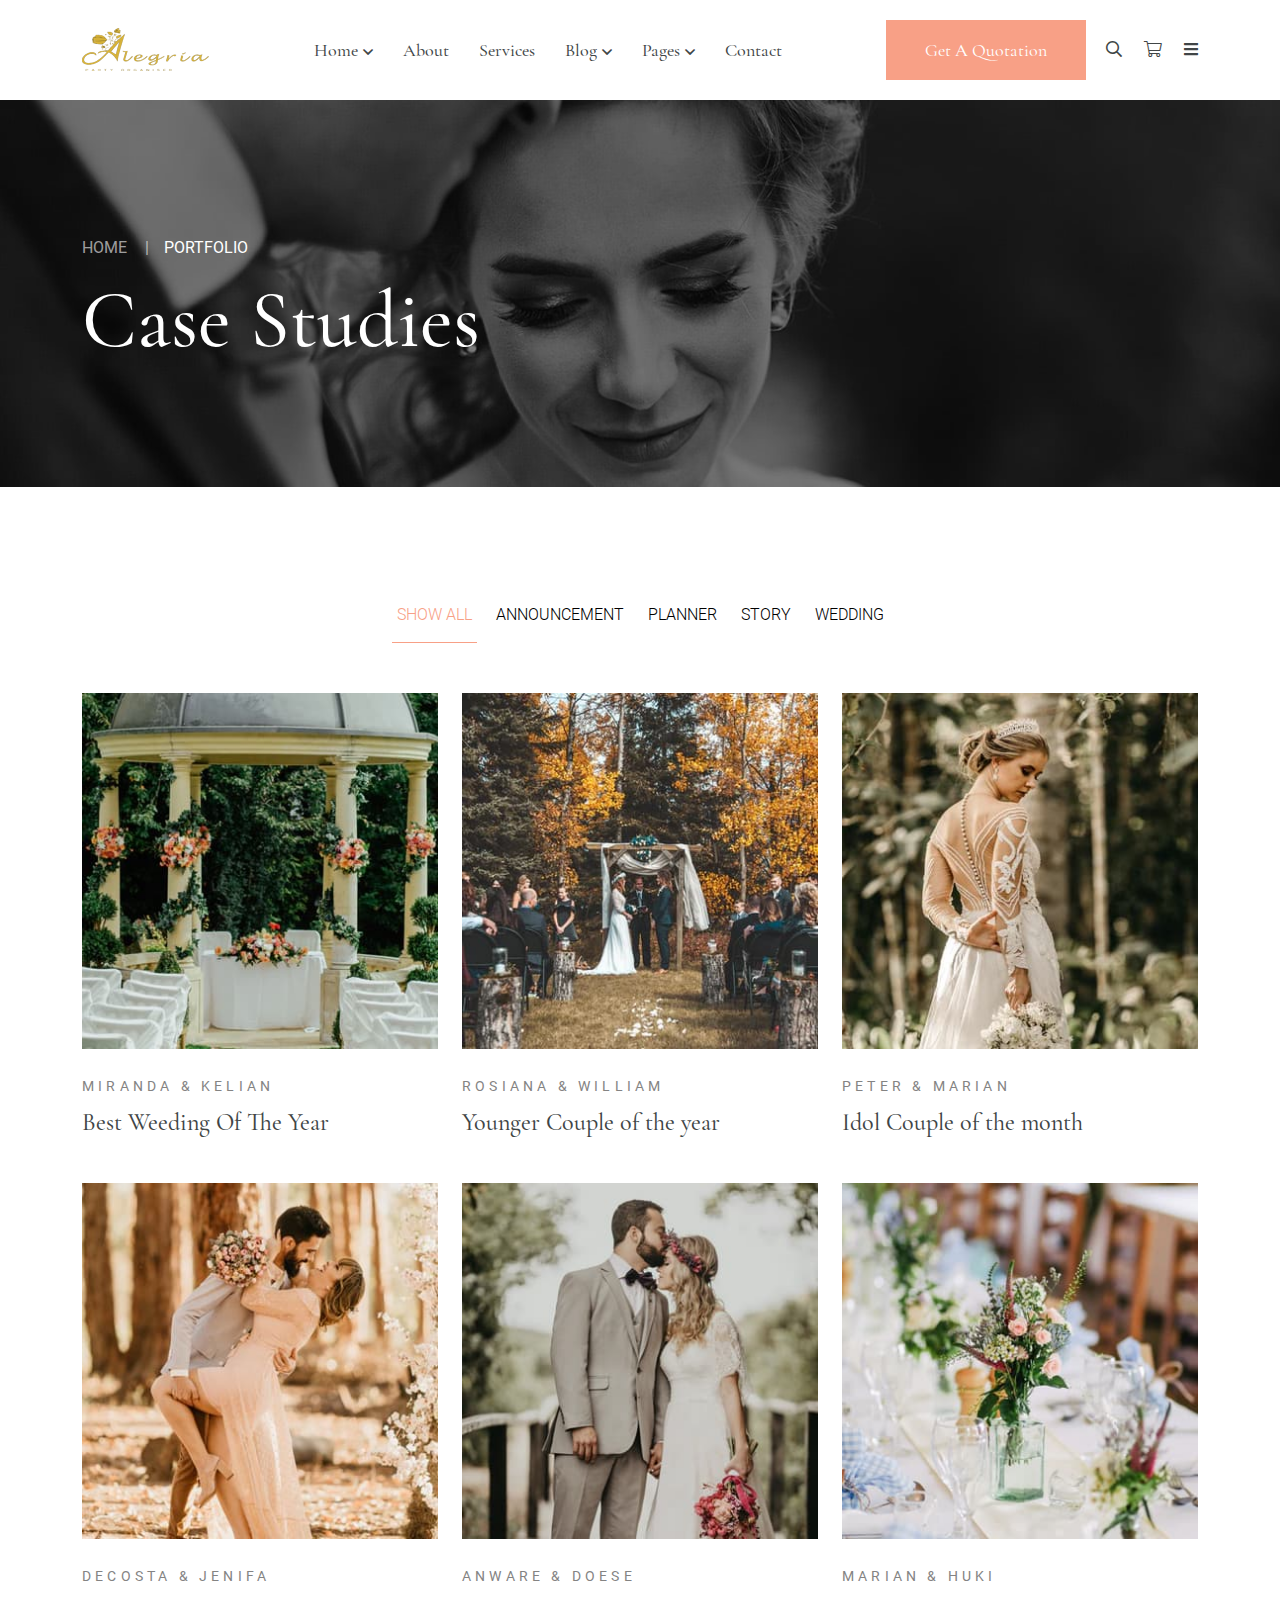
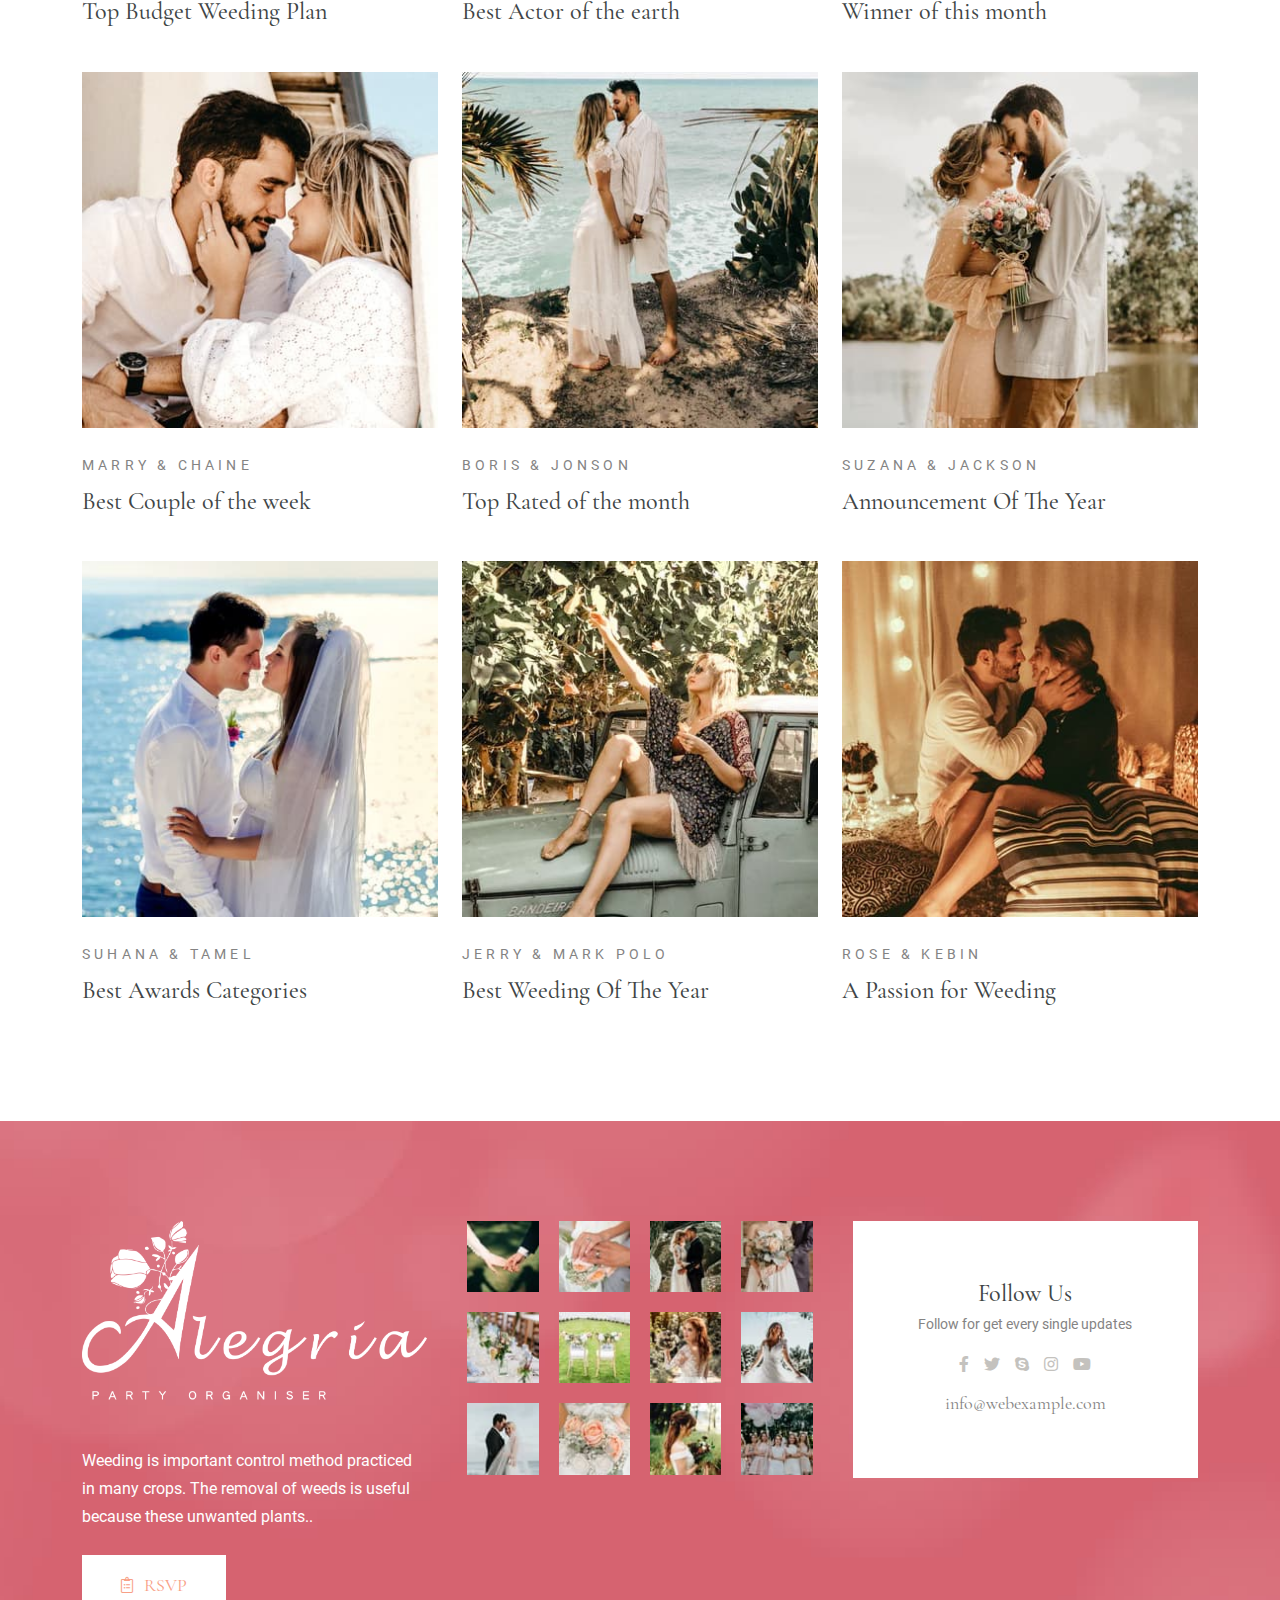
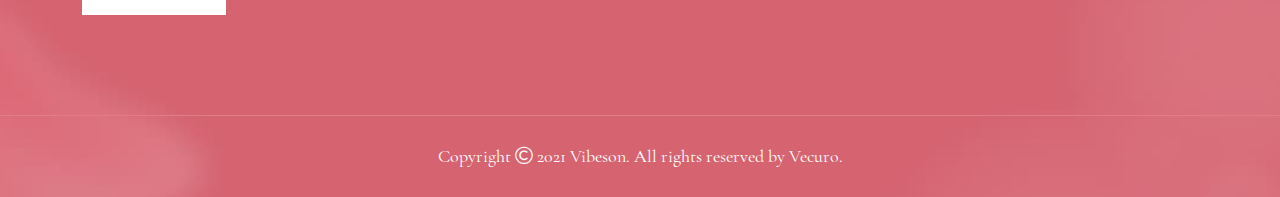
<file: portfolio.html>
<!doctype html><html class="no-js" lang="zxx"><head><meta charset="utf-8"><meta http-equiv="x-ua-compatible" content="ie=edge"><title>Vibeson - Wedding HTML Template - Portfolio</title><meta name="author" content="Vecuro"><meta name="description" content="Vibeson - Wedding HTML Template"><meta name="keywords" content="Vibeson - Wedding HTML Template"><meta name="robots" content="INDEX,FOLLOW"><meta name="viewport" content="width=device-width,initial-scale=1,shrink-to-fit=no"><link rel="apple-touch-icon" sizes="57x57" href="assets/img/favicons/apple-icon-57x57.png"><link rel="apple-touch-icon" sizes="60x60" href="assets/img/favicons/apple-icon-60x60.png"><link rel="apple-touch-icon" sizes="72x72" href="assets/img/favicons/apple-icon-72x72.png"><link rel="apple-touch-icon" sizes="76x76" href="assets/img/favicons/apple-icon-76x76.png"><link rel="apple-touch-icon" sizes="114x114" href="assets/img/favicons/apple-icon-114x114.png"><link rel="apple-touch-icon" sizes="120x120" href="assets/img/favicons/apple-icon-120x120.png"><link rel="apple-touch-icon" sizes="144x144" href="assets/img/favicons/apple-icon-144x144.png"><link rel="apple-touch-icon" sizes="152x152" href="assets/img/favicons/apple-icon-152x152.png"><link rel="apple-touch-icon" sizes="180x180" href="assets/img/favicons/apple-icon-180x180.png"><link rel="icon" type="image/png" sizes="192x192" href="assets/img/favicons/android-icon-192x192.png"><link rel="icon" type="image/png" sizes="32x32" href="assets/img/favicons/favicon-32x32.png"><link rel="icon" type="image/png" sizes="96x96" href="assets/img/favicons/favicon-96x96.png"><link rel="icon" type="image/png" sizes="16x16" href="assets/img/favicons/favicon-16x16.png"><link rel="manifest" href="assets/img/favicons/manifest.json"><meta name="msapplication-TileColor" content="#ffffff"><meta name="msapplication-TileImage" content="assets/img/favicons/ms-icon-144x144.png"><meta name="theme-color" content="#ffffff"><link rel="stylesheet" href="assets/css/app.min.css"><link rel="stylesheet" href="assets/css/fontawesome.min.css"><link rel="stylesheet" href="assets/css/style.css"><link rel="stylesheet" href="assets/css/theme-color1.css"></head><body><div class="preloader"><button class="vs-btn preloaderCls">Cancel Preloader</button><div class="preloader-inner"><img src="assets/img/logo.png" alt="Vibeson"> <span class="loader"></span></div></div><div class="vs-menu-wrapper"><div class="vs-menu-area text-center"><button class="vs-menu-toggle"><i class="fal fa-times"></i></button><div class="mobile-logo"><a href="index.html"><img src="assets/img/logo.png" alt="Vibeson"></a></div><form action="#" class="mobile-menu-form"><input type="text" class="form-control" placeholder="Search..."> <button type="submit"><i class="fas fa-search"></i></button></form><div class="vs-mobile-menu"><ul><li class="menu-item-has-children"><a href="index.html">Home</a><ul class="sub-menu"><li><a href="index.html">Home One</a></li><li><a href="index-2.html">Home Two</a></li></ul></li><li><a href="about.html">About</a></li><li><a href="service.html">Services</a></li><li class="menu-item-has-children"><a href="blog.html">Blog</a><ul class="sub-menu"><li><a href="blog.html">Blog</a></li><li><a href="blog-details.html">Blog Details</a></li></ul></li><li class="menu-item-has-children"><a href="#">Pages</a><ul class="sub-menu"><li><a href="faq.html">FAQ Page</a></li><li><a href="portfolio.html">Portfolio</a></li><li><a href="portfolio-details.html">Portfolio Details</a></li><li><a href="gallery.html">Gallery</a></li><li><a href="team.html">Team</a></li><li><a href="team-details.html">Team Details</a></li><li><a href="error.html">Error Page</a></li></ul></li><li><a href="contact.html">Contact</a></li></ul></div></div></div><div class="popup-search-box d-none d-lg-block"><button class="searchClose border-theme text-theme"><i class="fal fa-times"></i></button><form action="#"><input type="text" class="border-theme" placeholder="What are you looking for"> <button type="submit"><i class="fal fa-search"></i></button></form></div><div class="sidemenu-wrapper d-none d-lg-block"><div class="sidemenu-content"><button class="closeButton sideMenuCls"><i class="far fa-times"></i></button><div class="widget"><h3 class="widget_title">Popular Feeds</h3><div class="widget-popular-feeds"><div class="feeds-media d-flex"><div class="media-img"><a href="blog.html"><img src="assets/img/widget/feeds-1-1.png" alt="Post-Image"></a></div><div class="media-body"><h4 class="feeds-title"><a href="blog.html">Lorem ipsum dolor sit cing elit, sed do.</a></h4><a href="blog.html" class="feeds-date"><i class="fal fa-calendar-alt"></i>24th June 2021</a></div></div><div class="feeds-media d-flex"><div class="media-img"><a href="blog.html"><img src="assets/img/widget/feeds-1-2.png" alt="Post-Image"></a></div><div class="media-body"><h4 class="feeds-title"><a href="blog.html">Whether a medieval typesetter to garble.</a></h4><a href="blog.html" class="feeds-date"><i class="fal fa-calendar-alt"></i>31th April 2021</a></div></div><div class="feeds-media d-flex"><div class="media-img"><a href="blog.html"><img src="assets/img/widget/feeds-1-3.png" alt="Post-Image"></a></div><div class="media-body"><h4 class="feeds-title"><a href="blog.html">Don't bother typing “lorem ipsum” into.</a></h4><a href="blog.html" class="feeds-date"><i class="fal fa-calendar-alt"></i>22th Augest 2021</a></div></div><div class="feeds-media d-flex"><div class="media-img"><a href="blog.html"><img src="assets/img/widget/feeds-1-4.png" alt="Post-Image"></a></div><div class="media-body"><h4 class="feeds-title"><a href="blog.html">Here is the classic lorem ipsum passage.</a></h4><a href="blog.html" class="feeds-date"><i class="fal fa-calendar-alt"></i>18th March 2021</a></div></div><div class="feeds-media d-flex"><div class="media-img"><a href="blog.html"><img src="assets/img/widget/feeds-1-5.png" alt="Post-Image"></a></div><div class="media-body"><h4 class="feeds-title"><a href="blog.html">One brave soul did take a stab translating</a></h4><a href="blog.html" class="feeds-date"><i class="fal fa-calendar-alt"></i>24th March 2021</a></div></div></div></div></div></div><header class="header-wrapper header-layout1"><div class="sticky-wrapper"><div class="sticky-active py-2 py-lg-0"><div class="vs-container container"><div class="position-relative"><div class="row justify-content-between align-items-center"><div class="col-auto"><div class="header-logo"><a href="index.html"><img src="assets/img/logo.png" alt="Logo"></a></div></div><div class="col-auto"><nav class="main-menu menu-style1 d-none d-lg-block"><ul><li class="menu-item-has-children"><a href="index.html">Home</a><ul class="sub-menu"><li><a href="index.html">Home One</a></li><li><a href="index-2.html">Home Two</a></li></ul></li><li><a href="about.html">About</a></li><li><a href="service.html">Services</a></li><li class="menu-item-has-children"><a href="blog.html">Blog</a><ul class="sub-menu"><li><a href="blog.html">Blog</a></li><li><a href="blog-details.html">Blog Details</a></li></ul></li><li class="menu-item-has-children mega-menu-wrap"><a href="#">Pages</a><ul class="mega-menu"><li><a href="shop.html">Pagelist 1</a><ul><li><a href="index.html">Home One</a></li><li><a href="index-2.html">Home Two</a></li><li><a href="about.html">About Us</a></li><li><a href="service.html">Services</a></li></ul></li><li><a href="#">Pagelist 2</a><ul><li><a href="faq.html">FAQ Page</a></li><li><a href="portfolio.html">Portfolio</a></li><li><a href="portfolio-details.html">Portfolio Details</a></li><li><a href="gallery.html">Gallery</a></li></ul></li><li><a href="#">Pagelist 3</a><ul><li><a href="blog.html">Blog</a></li><li><a href="blog-details.html">Blog Details</a></li><li><a href="team.html">Team</a></li></ul></li><li><a href="#">Pagelist 4</a><ul><li><a href="team-details.html">Team Details</a></li><li><a href="contact.html">Contact</a></li><li><a href="error.html">Error Page</a></li></ul></li></ul></li><li><a href="contact.html">Contact</a></li></ul></nav><button class="vs-menu-toggle d-inline-block d-lg-none"><i class="fas fa-bars"></i></button></div><div class="col-auto d-none d-lg-block"><div class="header-button-group d-flex align-items-center"><a href="contact.html" class="vs-btn d-none d-xl-inline-block">Get A Quotation</a><div class="header-icons ml-40"><a href="#" class="searchBoxTggler"><i class="far fa-search"></i></a> <a href="#"><i class="fal fa-shopping-cart"></i></a> <a href="#" class="sideMenuToggler"><i class="fas fa-bars"></i></a></div></div></div></div></div></div></div></div></header><div class="vs-container"><div class="breadcumb-wrapper" data-bg-src="assets/img/bg/breadcrumb-bg.jpg" data-overlay="black" data-opacity="5"><div class="container z-index-common"><div class="breadcumb-content text-center text-md-start"><ul class="breadcumb-menu"><li><a href="index.html">Home</a></li><li class="active">Portfolio</li></ul><h1 class="breadcumb-title text-white">Case Studies</h1></div></div></div><section class="portfolio-wrapper portfolio-single-padding space-top"><div class="container"><div class="portfolio-filter filter-menu-active text-center mb-40"><button class="active" data-filter="*">Show All</button> <button data-filter=".cat-1">ANNOUNCEMENT</button> <button data-filter=".cat-2">PLANNER</button> <button data-filter=".cat-3">STORY</button> <button data-filter=".cat-4">WEDDING</button></div><div class="row gx-45 filter-active"><div class="col-md-6 col-xl-4 filter-item cat-1 cat-4"><div class="mb-45 portfolio-box image-box-hover"><div class="portfolio-img box-img"><a href="portfolio-details.html"><img src="assets/img/portfolio/portfo-1-1.jpg" alt="Portfolio Image" class="w-100"></a></div><p class="portfolio-degi fs-xs">miranda & kelian</p><h3 class="portfolio-title h4 mb-0"><a href="portfolio-details.html" class="text-inherit">Best Weeding Of The Year</a></h3></div></div><div class="col-md-6 col-xl-4 filter-item cat-4 cat-2"><div class="mb-45 portfolio-box image-box-hover"><div class="portfolio-img box-img"><a href="portfolio-details.html"><img src="assets/img/portfolio/portfo-1-2.jpg" alt="Portfolio Image" class="w-100"></a></div><p class="portfolio-degi fs-xs">Rosiana & William</p><h3 class="portfolio-title h4 mb-0"><a href="portfolio-details.html" class="text-inherit">Younger Couple of the year</a></h3></div></div><div class="col-md-6 col-xl-4 filter-item cat-3 cat-1"><div class="mb-45 portfolio-box image-box-hover"><div class="portfolio-img box-img"><a href="portfolio-details.html"><img src="assets/img/portfolio/portfo-1-3.jpg" alt="Portfolio Image" class="w-100"></a></div><p class="portfolio-degi fs-xs">Peter & Marian</p><h3 class="portfolio-title h4 mb-0"><a href="portfolio-details.html" class="text-inherit">Idol Couple of the month</a></h3></div></div><div class="col-md-6 col-xl-4 filter-item cat-2 cat-3"><div class="mb-45 portfolio-box image-box-hover"><div class="portfolio-img box-img"><a href="portfolio-details.html"><img src="assets/img/portfolio/portfo-1-4.jpg" alt="Portfolio Image" class="w-100"></a></div><p class="portfolio-degi fs-xs">Decosta & Jenifa</p><h3 class="portfolio-title h4 mb-0"><a href="portfolio-details.html" class="text-inherit">Top Budget Weeding Plan</a></h3></div></div><div class="col-md-6 col-xl-4 filter-item cat-1 cat-4"><div class="mb-45 portfolio-box image-box-hover"><div class="portfolio-img box-img"><a href="portfolio-details.html"><img src="assets/img/portfolio/portfo-1-5.jpg" alt="Portfolio Image" class="w-100"></a></div><p class="portfolio-degi fs-xs">Anware & Doese</p><h3 class="portfolio-title h4 mb-0"><a href="portfolio-details.html" class="text-inherit">Best Actor of the earth</a></h3></div></div><div class="col-md-6 col-xl-4 filter-item cat-2 cat-1"><div class="mb-45 portfolio-box image-box-hover"><div class="portfolio-img box-img"><a href="portfolio-details.html"><img src="assets/img/portfolio/portfo-1-6.jpg" alt="Portfolio Image" class="w-100"></a></div><p class="portfolio-degi fs-xs">Marian & Huki</p><h3 class="portfolio-title h4 mb-0"><a href="portfolio-details.html" class="text-inherit">Winner of this month</a></h3></div></div><div class="col-md-6 col-xl-4 filter-item cat-3"><div class="mb-45 portfolio-box image-box-hover"><div class="portfolio-img box-img"><a href="portfolio-details.html"><img src="assets/img/portfolio/portfo-1-7.jpg" alt="Portfolio Image" class="w-100"></a></div><p class="portfolio-degi fs-xs">Marry & Chaine</p><h3 class="portfolio-title h4 mb-0"><a href="portfolio-details.html" class="text-inherit">Best Couple of the week</a></h3></div></div><div class="col-md-6 col-xl-4 filter-item cat-4"><div class="mb-45 portfolio-box image-box-hover"><div class="portfolio-img box-img"><a href="portfolio-details.html"><img src="assets/img/portfolio/portfo-1-8.jpg" alt="Portfolio Image" class="w-100"></a></div><p class="portfolio-degi fs-xs">Boris & Jonson</p><h3 class="portfolio-title h4 mb-0"><a href="portfolio-details.html" class="text-inherit">Top Rated of the month</a></h3></div></div><div class="col-md-6 col-xl-4 filter-item cat-4 cat-1"><div class="mb-45 portfolio-box image-box-hover"><div class="portfolio-img box-img"><a href="portfolio-details.html"><img src="assets/img/portfolio/portfo-1-9.jpg" alt="Portfolio Image" class="w-100"></a></div><p class="portfolio-degi fs-xs">Suzana & Jackson</p><h3 class="portfolio-title h4 mb-0"><a href="portfolio-details.html" class="text-inherit">Announcement Of The Year</a></h3></div></div><div class="col-md-6 col-xl-4 filter-item cat-3"><div class="mb-45 portfolio-box image-box-hover"><div class="portfolio-img box-img"><a href="portfolio-details.html"><img src="assets/img/portfolio/portfo-1-10.jpg" alt="Portfolio Image" class="w-100"></a></div><p class="portfolio-degi fs-xs">Suhana & Tamel</p><h3 class="portfolio-title h4 mb-0"><a href="portfolio-details.html" class="text-inherit">Best Awards Categories</a></h3></div></div><div class="col-md-6 col-xl-4 filter-item cat-2"><div class="mb-45 portfolio-box image-box-hover"><div class="portfolio-img box-img"><a href="portfolio-details.html"><img src="assets/img/portfolio/portfo-1-11.jpg" alt="Portfolio Image" class="w-100"></a></div><p class="portfolio-degi fs-xs">Jerry & Mark Polo</p><h3 class="portfolio-title h4 mb-0"><a href="portfolio-details.html" class="text-inherit">Best Weeding Of The Year</a></h3></div></div><div class="col-md-6 col-xl-4 filter-item cat-1 cat-4"><div class="mb-45 portfolio-box image-box-hover"><div class="portfolio-img box-img"><a href="portfolio-details.html"><img src="assets/img/portfolio/portfo-1-12.jpg" alt="Portfolio Image" class="w-100"></a></div><p class="portfolio-degi fs-xs">Rose & Kebin</p><h3 class="portfolio-title h4 mb-0"><a href="portfolio-details.html" class="text-inherit">A Passion for Weeding</a></h3></div></div></div></div></section></div><footer class="footer-wrapper bg-secondary footer-layout1" data-bg-src="assets/img/bg/footer-bg-1-1.jpg"><div class="widget-area"><div class="container"><div class="row gx-60 justify-content-between"><div class="col-lg-4 col-xl-4 align-self-center"><div class="widget footer-widget"><div class="vs-widget-about text-center text-lg-start"><div class="footer-logo mb-4 pb-3"><a href="index.html"><img src="assets/img/logo-white.png" alt="Vibeson"></a></div><div class="row justify-content-center"><div class="col-md-8 col-lg-12"><p class="mt-n2 mb-20 pb-1 text-white">Weeding is important control method practiced in many crops. The removal of weeds is useful because these unwanted plants..</p></div></div><a href="about.html" class="vs-btn style-white"><i class="fal fa-clipboard-list"></i> RSVP</a></div></div></div><div class="col-md-6 col-lg-4 col-xl-4"><div class="widget footer-widget"><div class="footer-gallery"><div class="gal-item"><a href="gallery.html"><img src="assets/img/gallery/wid-gal-1.jpg" alt="Gallery Image" class="w-100"></a></div><div class="gal-item"><a href="gallery.html"><img src="assets/img/gallery/wid-gal-2.jpg" alt="Gallery Image" class="w-100"></a></div><div class="gal-item"><a href="gallery.html"><img src="assets/img/gallery/wid-gal-3.jpg" alt="Gallery Image" class="w-100"></a></div><div class="gal-item"><a href="gallery.html"><img src="assets/img/gallery/wid-gal-4.jpg" alt="Gallery Image" class="w-100"></a></div><div class="gal-item"><a href="gallery.html"><img src="assets/img/gallery/wid-gal-5.jpg" alt="Gallery Image" class="w-100"></a></div><div class="gal-item"><a href="gallery.html"><img src="assets/img/gallery/wid-gal-6.jpg" alt="Gallery Image" class="w-100"></a></div><div class="gal-item"><a href="gallery.html"><img src="assets/img/gallery/wid-gal-7.jpg" alt="Gallery Image" class="w-100"></a></div><div class="gal-item"><a href="gallery.html"><img src="assets/img/gallery/wid-gal-8.jpg" alt="Gallery Image" class="w-100"></a></div><div class="gal-item"><a href="gallery.html"><img src="assets/img/gallery/wid-gal-9.jpg" alt="Gallery Image" class="w-100"></a></div><div class="gal-item"><a href="gallery.html"><img src="assets/img/gallery/wid-gal-10.jpg" alt="Gallery Image" class="w-100"></a></div><div class="gal-item"><a href="gallery.html"><img src="assets/img/gallery/wid-gal-11.jpg" alt="Gallery Image" class="w-100"></a></div><div class="gal-item"><a href="gallery.html"><img src="assets/img/gallery/wid-gal-12.jpg" alt="Gallery Image" class="w-100"></a></div></div></div></div><div class="col-md-6 col-lg-4 col-xl-4"><div class="widget footer-widget"><div class="follow-box"><h4 class="mb-1">Follow Us</h4><p class="fs-xs mb-15">Follow for get every single updates</p><ul class="follow-social mb-1"><li><a href="#"><i class="fab fa-facebook-f"></i></a></li><li><a href="#"><i class="fab fa-twitter"></i></a></li><li><a href="#"><i class="fab fa-skype"></i></a></li><li><a href="#"><i class="fab fa-instagram"></i></a></li><li><a href="#"><i class="fab fa-youtube"></i></a></li></ul><p class="fs-md font-title mt-10 mb-0"><a href="mailto:info@webexample.com" class="text-inherit">info@webexample.com</a></p></div></div></div></div></div></div><div class="copyright text-center"><p class="fs-md font-title mb-0 text-white">Copyright <i class="fal fa-copyright"></i> 2021 <a class="text-white" href="index.html">Vibeson</a>. All rights reserved by <a class="text-white" href="https://themeforest.net/user/vecuro">Vecuro</a>.</p></div></footer><a href="#" class="scrollToTop scroll-btn style2"><i class="far fa-arrow-up"></i></a><script src="assets/js/vendor/jquery-1.12.4.min.js"></script><script src="assets/js/app.min.js"></script><script src="assets/js/vscustom-carousel.min.js"></script><script src="assets/js/ajax-mail.js"></script><script src="assets/js/main.js"></script></body></html>
</file>
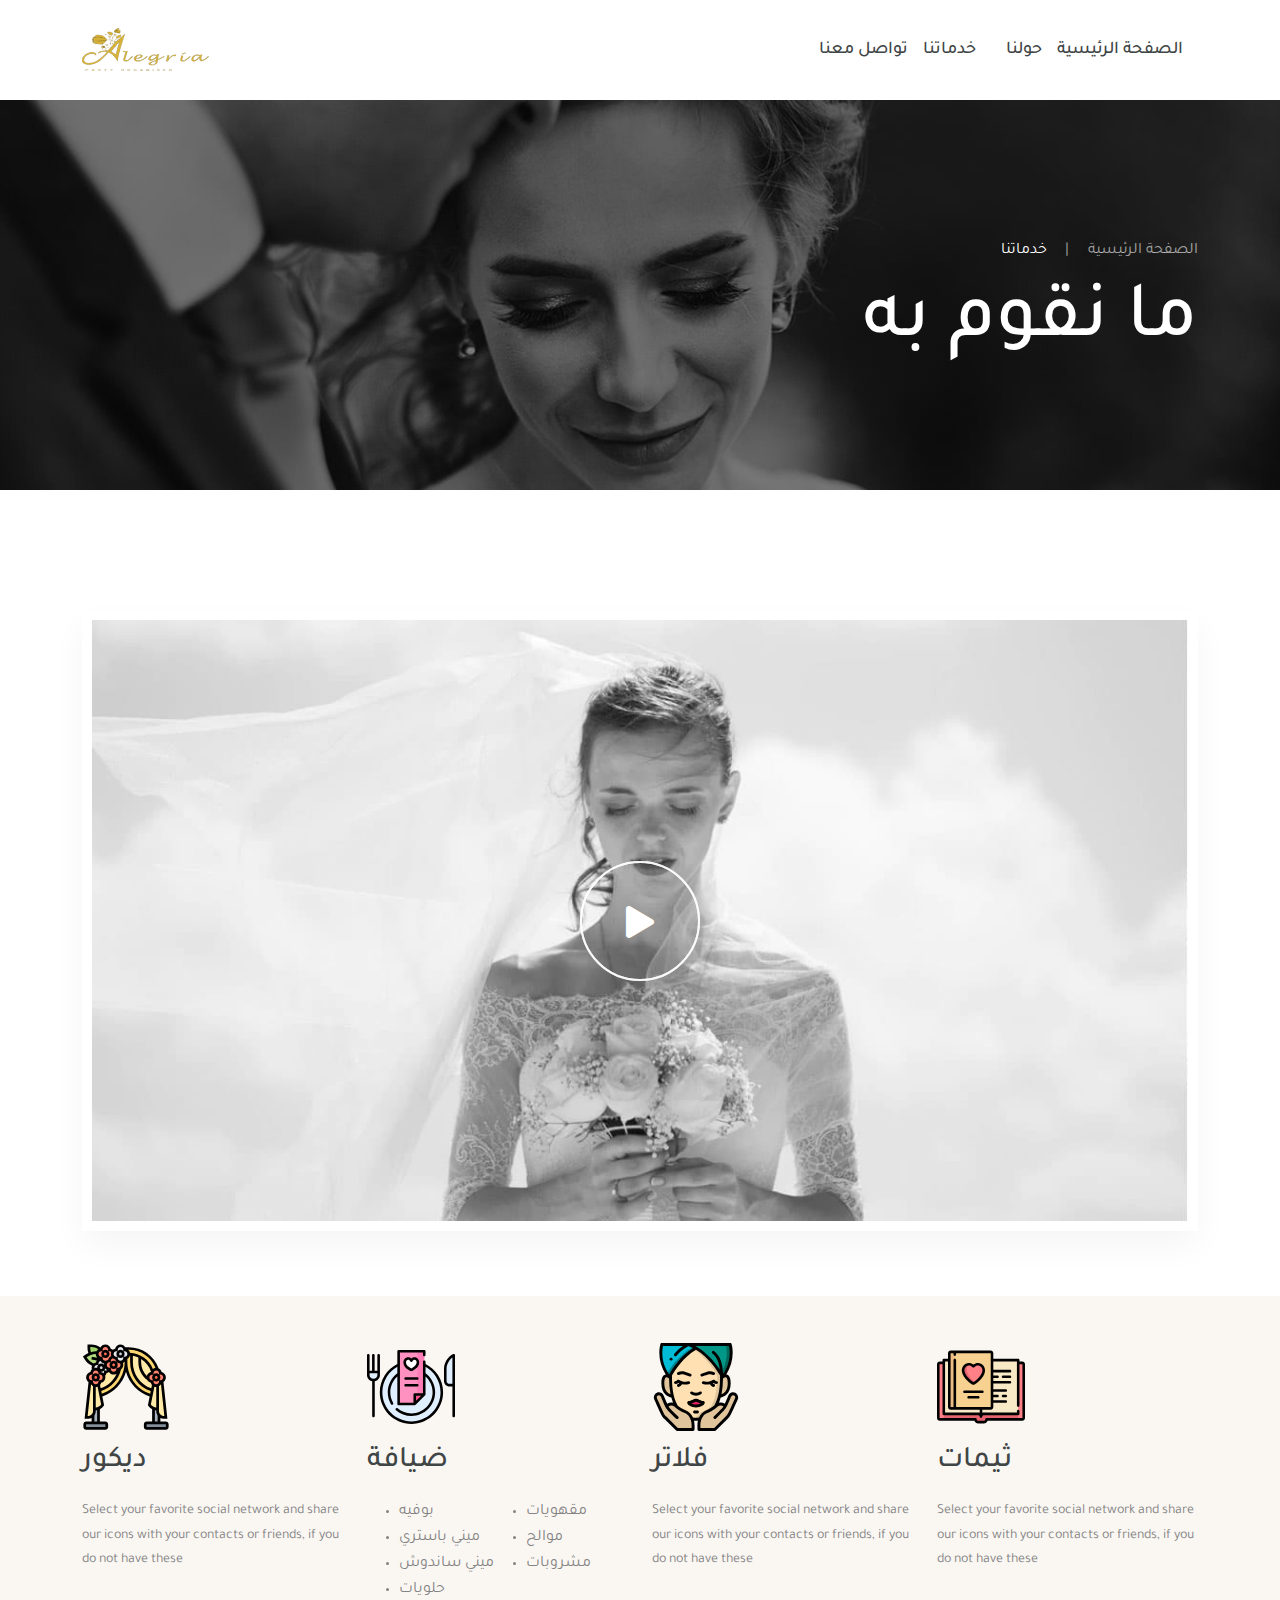
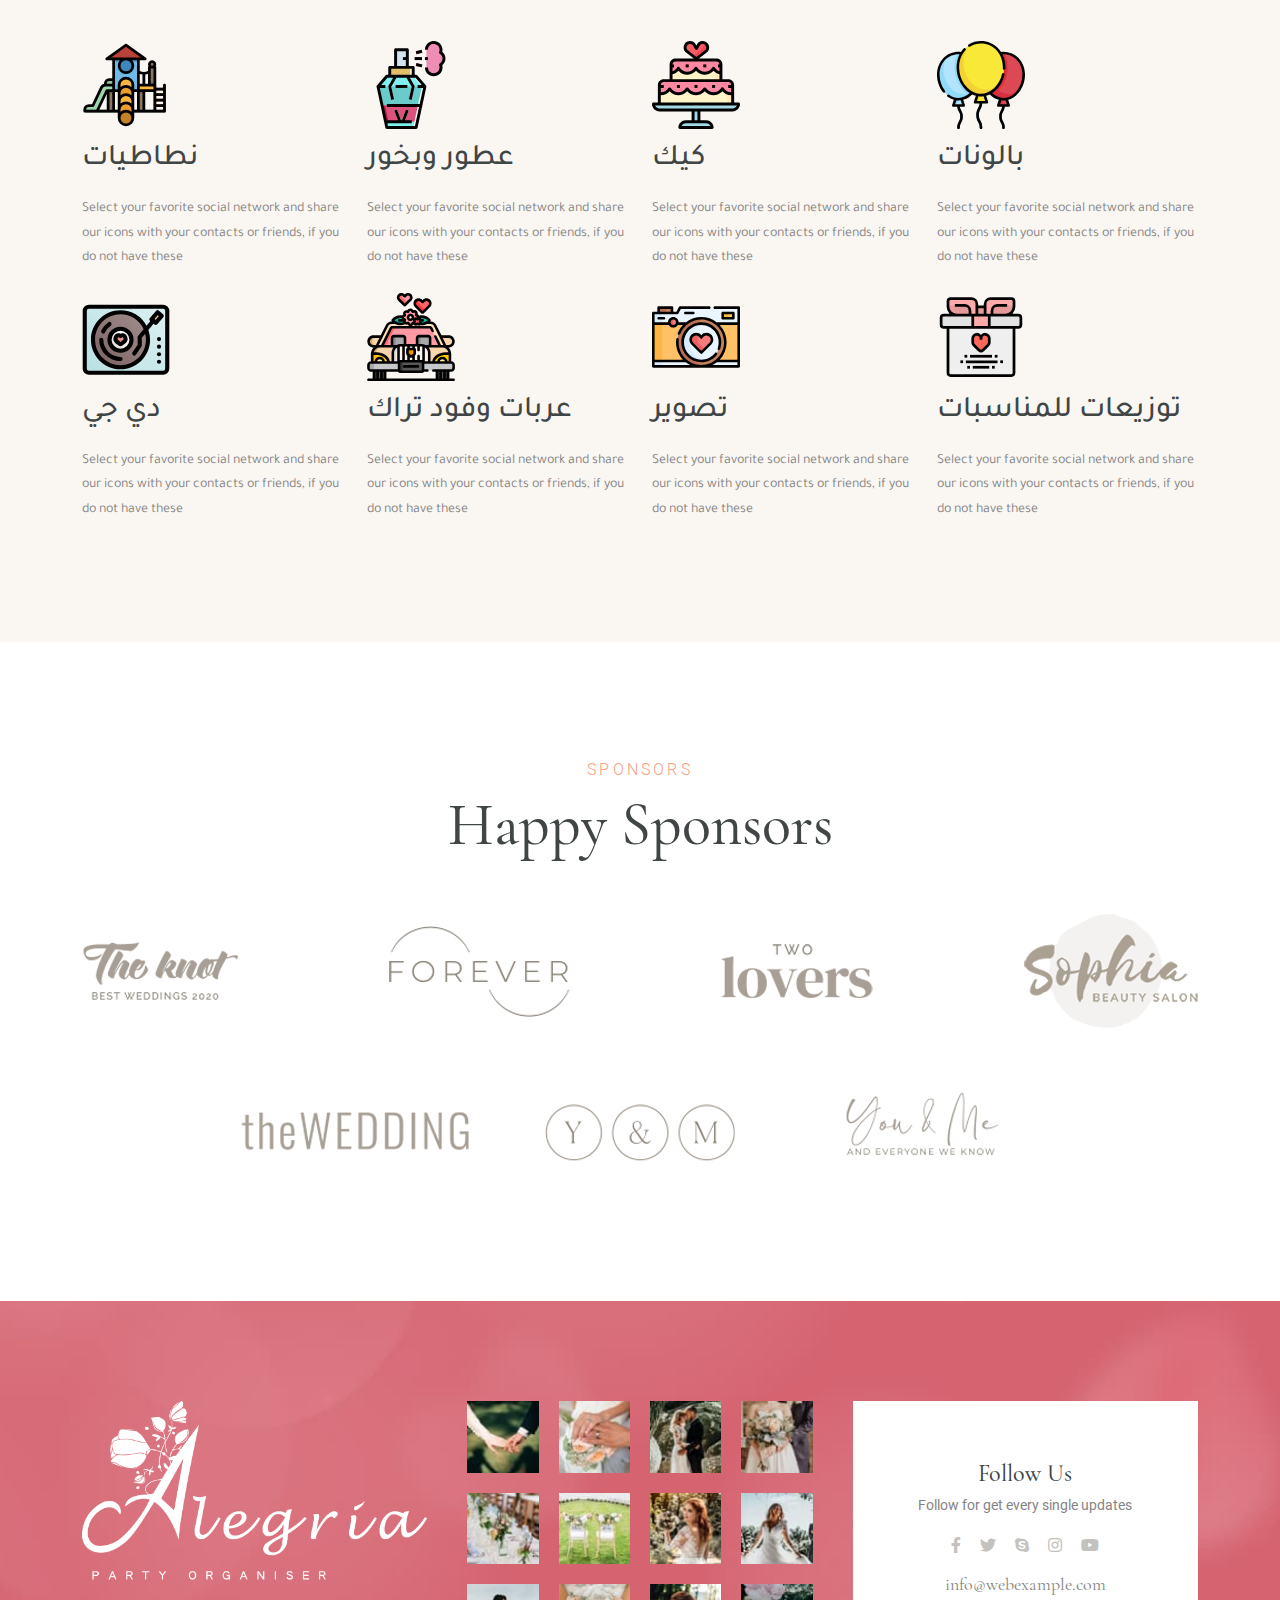
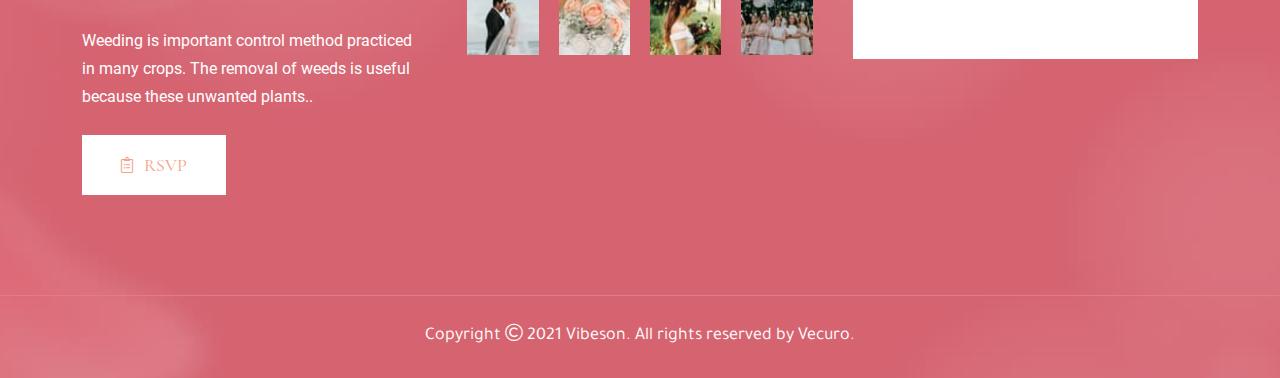
<file: service.html>
<!doctype html>
<html class="no-js" lang="zxx">

<head>
    <meta charset="utf-8">
    <meta http-equiv="x-ua-compatible" content="ie=edge">
    <title>Party Organiser - Services</title>
    <meta name="author" content="Vecuro">
    <meta name="description" content="Vibeson - Wedding HTML Template">
    <meta name="keywords" content="Vibeson - Wedding HTML Template">
    <meta name="robots" content="INDEX,FOLLOW">
    <meta name="viewport" content="width=device-width,initial-scale=1,shrink-to-fit=no">
    <link rel="apple-touch-icon" sizes="57x57" href="assets/img/favicons/apple-icon-57x57.png">
    <link rel="apple-touch-icon" sizes="60x60" href="assets/img/favicons/apple-icon-60x60.png">
    <link rel="apple-touch-icon" sizes="72x72" href="assets/img/favicons/apple-icon-72x72.png">
    <link rel="apple-touch-icon" sizes="76x76" href="assets/img/favicons/apple-icon-76x76.png">
    <link rel="apple-touch-icon" sizes="114x114" href="assets/img/favicons/apple-icon-114x114.png">
    <link rel="apple-touch-icon" sizes="120x120" href="assets/img/favicons/apple-icon-120x120.png">
    <link rel="apple-touch-icon" sizes="144x144" href="assets/img/favicons/apple-icon-144x144.png">
    <link rel="apple-touch-icon" sizes="152x152" href="assets/img/favicons/apple-icon-152x152.png">
    <link rel="apple-touch-icon" sizes="180x180" href="assets/img/favicons/apple-icon-180x180.png">
    <link rel="icon" type="image/png" sizes="192x192" href="assets/img/favicons/android-icon-192x192.png">
    <link rel="icon" type="image/png" sizes="32x32" href="assets/img/favicons/favicon-32x32.png">
    <link rel="icon" type="image/png" sizes="96x96" href="assets/img/favicons/favicon-96x96.png">
    <link rel="icon" type="image/png" sizes="16x16" href="assets/img/favicons/favicon-16x16.png">
    <link rel="manifest" href="assets/img/favicons/manifest.json">
    <meta name="msapplication-TileColor" content="#ffffff">
    <meta name="msapplication-TileImage" content="assets/img/favicons/ms-icon-144x144.png">
    <meta name="theme-color" content="#ffffff">
    <link rel="stylesheet" href="assets/css/app.min.css">
    <link rel="stylesheet" href="assets/css/fontawesome.min.css">
    <link rel="stylesheet" href="assets/css/style.css">
    <link rel="stylesheet" href="assets/css/theme-color1.css">
    <link href="https://fonts.googleapis.com/css2?family=Tajawal:wght@200;300;400;500&display=swap" rel="stylesheet">

</head>

<body>
    <div class="preloader">
        <div class="preloader-inner"><img src="assets/img/logo.png" alt="Vibeson"> <span class="loader"></span></div>
    </div>
    <div class="vs-menu-wrapper">
        <div class="vs-menu-area text-center" style="flex-direction: row-reverse;">
            <button class="vs-menu-toggle"><i class="fal fa-times"></i></button>
            <div class="mobile-logo"><a href="index.html"><img src="assets/img/logo.png" alt="Vibeson"></a></div>
            <form action="#" class="mobile-menu-form"><input type="text" class="form-control" placeholder="Search...">
                <button type="submit"><i class="fas fa-search"></i></button>
            </form>
            <div class="vs-mobile-menu">
                <ul>
                    <li class="menu-item-has-children"><a href="index.html">الصفحة الرئيسية</a>

                    </li>
                    <li><a href="about.html">حولنا</a></li>
                    <li><a href="service.html">خدماتنا</a></li>


                    <li><a href="contact.html">تواصل معنا</a></li>
                </ul>
            </div>
        </div>
    </div>
    <div class="popup-search-box d-none d-lg-block"><button class="searchClose border-theme text-theme"><i
                class="fal fa-times"></i></button>
        <form action="#"><input type="text" class="border-theme" placeholder="What are you looking for"> <button
                type="submit"><i class="fal fa-search"></i></button></form>
    </div>
    <div class="sidemenu-wrapper d-none d-lg-block">
        <div class="sidemenu-content"><button class="closeButton sideMenuCls"><i class="far fa-times"></i></button>
            <div class="widget">
                <h3 class="widget_title">Popular Feeds</h3>
                <div class="widget-popular-feeds">
                    <div class="feeds-media d-flex">
                        <div class="media-img"><a href="blog.html"><img src="assets/img/widget/feeds-1-1.png"
                                    alt="Post-Image"></a></div>
                        <div class="media-body">
                            <h4 class="feeds-title"><a href="blog.html">Lorem ipsum dolor sit cing elit, sed do.</a>
                            </h4><a href="blog.html" class="feeds-date"><i class="fal fa-calendar-alt"></i>24th June
                                2021</a>
                        </div>
                    </div>
                    <div class="feeds-media d-flex">
                        <div class="media-img"><a href="blog.html"><img src="assets/img/widget/feeds-1-2.png"
                                    alt="Post-Image"></a></div>
                        <div class="media-body">
                            <h4 class="feeds-title"><a href="blog.html">Whether a medieval typesetter to garble.</a>
                            </h4><a href="blog.html" class="feeds-date"><i class="fal fa-calendar-alt"></i>31th April
                                2021</a>
                        </div>
                    </div>
                    <div class="feeds-media d-flex">
                        <div class="media-img"><a href="blog.html"><img src="assets/img/widget/feeds-1-3.png"
                                    alt="Post-Image"></a></div>
                        <div class="media-body">
                            <h4 class="feeds-title"><a href="blog.html">Don't bother typing “lorem ipsum” into.</a></h4>
                            <a href="blog.html" class="feeds-date"><i class="fal fa-calendar-alt"></i>22th Augest
                                2021</a>
                        </div>
                    </div>
                    <div class="feeds-media d-flex">
                        <div class="media-img"><a href="blog.html"><img src="assets/img/widget/feeds-1-4.png"
                                    alt="Post-Image"></a></div>
                        <div class="media-body">
                            <h4 class="feeds-title"><a href="blog.html">Here is the classic lorem ipsum passage.</a>
                            </h4><a href="blog.html" class="feeds-date"><i class="fal fa-calendar-alt"></i>18th March
                                2021</a>
                        </div>
                    </div>
                    <div class="feeds-media d-flex">
                        <div class="media-img"><a href="blog.html"><img src="assets/img/widget/feeds-1-5.png"
                                    alt="Post-Image"></a></div>
                        <div class="media-body">
                            <h4 class="feeds-title"><a href="blog.html">One brave soul did take a stab translating</a>
                            </h4><a href="blog.html" class="feeds-date"><i class="fal fa-calendar-alt"></i>24th March
                                2021</a>
                        </div>
                    </div>
                </div>
            </div>
        </div>
    </div>
    <header class="header-wrapper header-layout1">
        <div class="sticky-wrapper">
            <div class="sticky-active py-2 py-lg-0">
                <div class="vs-container container">
                    <div class="position-relative">
                        <div class="row justify-content-between align-items-center">
                            <div class="col-auto">
                                <div class="header-logo"><a href="index.html"><img src="assets/img/logo.png"
                                            alt="Logo"></a></div>
                            </div>
                            <div class="col-auto">
                                <nav class="main-menu menu-style1 d-none d-lg-block">
                                    <ul style="display: flex; flex-direction: row-reverse;">
                                        <li><a style="font-family:'Tajawal', sans-serif;" href="index.html">الصفحة
                                                الرئيسية</a>

                                        </li>
                                        <li><a style="font-family:'Tajawal', sans-serif;" href="about.html">حولنا</a>
                                        </li>
                                        <li><a style="font-family:'Tajawal', sans-serif;"
                                                href="service.html">خدماتنا</a></li>


                                        <li><a style="font-family:'Tajawal', sans-serif;" href="contact.html">تواصل
                                                معنا</a></li>
                                    </ul>
                                </nav><button class="vs-menu-toggle d-inline-block d-lg-none"><i
                                        class="fas fa-bars"></i></button>
                            </div>

                        </div>
                    </div>
                </div>
            </div>
    </header>
    <div class="vs-container">
        <div class="breadcumb-wrapper" data-bg-src="assets/img/bg/breadcrumb-bg.jpg" data-overlay="black"
            data-opacity="5">
            <div class="container z-index-common">
                <div class="breadcumb-content text-center text-md-start" style="text-align:right!important;">
                    <ul class="breadcumb-menu">
                        <li class="active" style="font-family:'Tajawal', sans-serif;">خدماتنا</li>
                        <li><a href="index.html" style="font-family:'Tajawal', sans-serif;">الصفحة الرئيسية</a></li>
                    </ul>
                    <h1 class="breadcumb-title text-white" style="font-family:'Tajawal', sans-serif;">ما نقوم به</h1>
                </div>
            </div>
        </div>
        <section class="vs-service-wapper position-relative space-top space-md-bottom">
            <div class="service-shape bg-light d-none d-sm-block"></div>
            <div class="container z-index-common">
                <div class="service-video position-relative"><img src="assets/img/video/video-thumb-1-1.jpg"
                        alt="Video Thumb"> <a href="https://www.youtube.com/watch?v=_sI_Ps7JSEk"
                        class="popup-video play-btn position-center"><i class="fas fa-play"></i></a></div>
                <div class="row space-top">
                    <div class="text-center text-xl-start col-sm-6 col-xl-3">
                        <div class="vs-service mb-30">
                            <div class="service-icon mt-n2 text-theme">
                                <img style="width: 5.5em;" src="./assets/img/icons/wedding-arch.svg"
                                    alt="weddimg-arch" />

                                <!-- <i class="flaticon-call fa-5x lh-1"></i> -->
                            </div>
                            <h3 class="service-name" style="font-family:'Tajawal', sans-serif;">ديكور</h3>
                            <p class="fs-xs" style="font-family:'Tajawal', sans-serif;">Select your favorite social
                                network and share our icons with your contacts
                                or friends, if you do not have these</p>
                        </div>
                    </div>
                    <div class="text-center text-xl-start col-sm-6 col-xl-3">
                        <div class="vs-service mb-30">
                            <div class="service-icon mt-n2 text-theme">
                                <img style="width: 5.5em;" src="./assets/img/icons/romantic-dinner.svg"
                                    alt="romantic-dinner" />
                                <!-- <i class="flaticon-song fa-5x lh-1"></i>
                                                    -->
                            </div>
                            <h3 class="service-name" style="font-family:'Tajawal', sans-serif;">ضيافة</h3>
                            <p class="fs-xs">
                            <div style="display: flex;">

                                <ul style="font-family:'Tajawal', sans-serif;">
                                    <li>بوفيه</li>
                                    <li>ميني باستري</li>
                                    <li>ميني ساندوش</li>
                                    <li> حلويات</li>
                                </ul>
                                <ul style="font-family:'Tajawal', sans-serif;">
                                    <li>مقهويات</li>
                                    <li> موالح</li>
                                    <li> مشروبات</li>
                                </ul>
                            </div>



                            </p>
                        </div>
                    </div>
                    <div class=" text-center text-xl-start col-sm-6 col-xl-3">
                        <div class="vs-service mb-30">
                            <div class="service-icon mt-n2 text-theme">
                                <img style="width: 5.5em;" src="./assets/img/icons/facial-treatment.svg"
                                    alt="facial-treatment" />

                            </div>
                            <h3 style="font-family:'Tajawal', sans-serif;" class="service-name">فلاتر</h3>
                            <p style="font-family:'Tajawal', sans-serif;" class="fs-xs">Select your favorite social
                                network and share our icons with your
                                contacts
                                or friends, if you do not have these</p>
                        </div>
                    </div>
                    <div class="text-center text-xl-start col-sm-6 col-xl-3">
                        <div class="vs-service mb-30">
                            <div class="service-icon mt-n2 text-theme">
                                <img style="width: 5.5em;" src="./assets/img/icons/book.svg" alt="book" />

                            </div>
                            <h3 style="font-family:'Tajawal', sans-serif;" class="service-name">ثيمات</h3>
                            <p style="font-family:'Tajawal', sans-serif;" class="fs-xs">Select your favorite social
                                network and share our icons with your
                                contacts
                                or friends, if you do not have these</p>
                        </div>
                    </div>
                    <div class="text-center text-xl-start col-sm-6 col-xl-3">
                        <div class="vs-service mb-30">
                            <div class="service-icon mt-n2 text-theme">
                                <img style="width: 5.5em;" src="./assets/img/icons/playground.svg" alt="playground" />

                            </div>
                            <h3 style="font-family:'Tajawal', sans-serif;" class="service-name">نطاطيات</h3>
                            <p style="font-family:'Tajawal', sans-serif;" class="fs-xs">Select your favorite social
                                network and share our icons with your
                                contacts
                                or friends, if you do not have these</p>
                        </div>
                    </div>
                    <div class="text-center text-xl-start col-sm-6 col-xl-3">
                        <div class="vs-service mb-30">
                            <div class="service-icon mt-n2 text-theme">
                                <img style="width: 5.5em;" src="./assets/img/icons/perfume.svg" alt="weddimg-arch" />
                            </div>
                            <h3 style="font-family:'Tajawal', sans-serif;" class="service-name">عطور وبخور</h3>
                            <p style="font-family:'Tajawal', sans-serif;" class="fs-xs">Select your favorite social
                                network and share our icons with your
                                contacts
                                or friends, if you do not have these</p>
                        </div>
                    </div>
                    <div class="text-center text-xl-start col-sm-6 col-xl-3">
                        <div class="vs-service mb-30">
                            <div class="service-icon mt-n2 text-theme">
                                <img style="width: 5.5em;" src="./assets/img/icons/wedding-cake.svg"
                                    alt="weddimg-cake" />
                            </div>
                            <h3 style="font-family:'Tajawal', sans-serif;" class="service-name">كيك</h3>
                            <p style="font-family:'Tajawal', sans-serif;" class="fs-xs">Select your favorite social
                                network and share our icons with your
                                contacts
                                or friends, if you do not have these</p>
                        </div>
                    </div>

                    <div class="text-center text-xl-start col-sm-6 col-xl-3">
                        <div class="vs-service mb-30">
                            <div class="service-icon mt-n2 text-theme">
                                <img style="width: 5.5em;" src="./assets/img/icons/balloons.svg" alt="balloons" />
                            </div>
                            <h3 style="font-family:'Tajawal', sans-serif;" class="service-name">بالونات</h3>
                            <p style="font-family:'Tajawal', sans-serif;" class="fs-xs">Select your favorite social
                                network and share our icons with your
                                contacts
                                or friends, if you do not have these</p>
                        </div>
                    </div>

                    <div class="text-center text-xl-start col-sm-6 col-xl-3">
                        <div class="vs-service mb-30">
                            <div class="service-icon mt-n2 text-theme">
                                <img style="width: 5.5em;" src="./assets/img/icons/music-record.svg"
                                    alt="music-record" />

                            </div>
                            <h3 style="font-family:'Tajawal', sans-serif;" class="service-name">دي جي</h3>
                            <p style="font-family:'Tajawal', sans-serif;" class="fs-xs">Select your favorite social
                                network and share our icons with your
                                contacts
                                or friends, if you do not have these</p>
                        </div>
                    </div>
                    <div class="text-center text-xl-start col-sm-6 col-xl-3">
                        <div class="vs-service mb-30">
                            <div class="service-icon mt-n2 text-theme">
                                <img style="width: 5.5em;" src="./assets/img/icons/wedding-car.svg" alt="car" />
                            </div>
                            <h3 style="font-family:'Tajawal', sans-serif;" class="service-name">عربات وفود تراك</h3>
                            <p style="font-family:'Tajawal', sans-serif;" class="fs-xs">Select your favorite social
                                network and share our icons with your
                                contacts
                                or friends, if you do not have these</p>
                        </div>
                    </div>
                    <div class="text-center text-xl-start col-sm-6 col-xl-3">
                        <div class="vs-service mb-30">
                            <div class="service-icon mt-n2 text-theme">
                                <img style="width: 5.5em;" src="./assets/img/icons/photo.svg" alt="photo" />

                            </div>
                            <h3 style="font-family:'Tajawal', sans-serif;" class="service-name">تصوير</h3>
                            <p style="font-family:'Tajawal', sans-serif;" class="fs-xs">Select your favorite social
                                network and share our icons with your
                                contacts
                                or friends, if you do not have these</p>
                        </div>
                    </div>
                    <div class="text-center text-xl-start col-sm-6 col-xl-3">
                        <div class="vs-service mb-30">
                            <div class="service-icon mt-n2 text-theme">
                                <img style="width: 5.5em;" src="./assets/img/icons/wedding-gift.svg" alt="gift" />

                            </div>
                            <h3 style="font-family:'Tajawal', sans-serif;" class="service-name">توزيعات للمناسبات</h3>
                            <p style="font-family:'Tajawal', sans-serif;" class="fs-xs">Select your favorite social
                                network and share our icons with your
                                contacts
                                or friends, if you do not have these</p>
                        </div>
                    </div>

                </div>
            </div>
        </section>
        <div class="brand-wrapper space-top space-md-bottom">
            <div class="container">
                <div class="title-area text-center mb-10"><span class="sub-title">sponsors</span>
                    <h2 class="sec-title">Happy Sponsors</h2>
                </div>
                <div class="row justify-content-between align-items-center">
                    <div class="col-sm-6 col-md-3 col-lg-auto">
                        <div class="brand-img my-30"><img src="assets/img/brand/brand-1-1.png" alt="Brand Image"></div>
                    </div>
                    <div class="col-sm-6 col-md-3 col-lg-auto">
                        <div class="brand-img my-30"><img src="assets/img/brand/brand-1-2.png" alt="Brand Image"></div>
                    </div>
                    <div class="col-sm-6 col-md-3 col-lg-auto">
                        <div class="brand-img my-30"><img src="assets/img/brand/brand-1-3.png" alt="Brand Image"></div>
                    </div>
                    <div class="col-sm-6 col-md-3 col-lg-auto">
                        <div class="brand-img my-30"><img src="assets/img/brand/brand-1-4.png" alt="Brand Image"></div>
                    </div>
                </div>
                <div class="row justify-content-around justify-content-xl-center align-items-center">
                    <div class="col-auto col-xl-3">
                        <div class="brand-img my-30"><img src="assets/img/brand/brand-1-5.png" alt="Brand Image"></div>
                    </div>
                    <div class="col-auto col-xl-3">
                        <div class="brand-img my-30"><img src="assets/img/brand/brand-1-6.png" alt="Brand Image"></div>
                    </div>
                    <div class="col-auto col-xl-3">
                        <div class="brand-img my-30"><img src="assets/img/brand/brand-1-7.png" alt="Brand Image"></div>
                    </div>
                </div>
            </div>
        </div>
    </div>
    <footer class="footer-wrapper bg-secondary footer-layout1" data-bg-src="assets/img/bg/footer-bg-1-1.jpg">
        <div class="widget-area">
            <div class="container">
                <div class="row gx-60 justify-content-between">
                    <div class="col-lg-4 col-xl-4 align-self-center">
                        <div class="widget footer-widget">
                            <div class="vs-widget-about text-center text-lg-start">
                                <div class="footer-logo mb-4 pb-3"><a href="index.html"><img
                                            src="assets/img/logo-white.png" alt="Vibeson"></a></div>
                                <div class="row justify-content-center">
                                    <div class="col-md-8 col-lg-12">
                                        <p class="mt-n2 mb-20 pb-1 text-white">Weeding is important control method
                                            practiced in many crops. The removal of weeds is useful because these
                                            unwanted plants..</p>
                                    </div>
                                </div><a href="about.html" class="vs-btn style-white"><i
                                        class="fal fa-clipboard-list"></i> RSVP</a>
                            </div>
                        </div>
                    </div>
                    <div class="col-md-6 col-lg-4 col-xl-4">
                        <div class="widget footer-widget">
                            <div class="footer-gallery">
                                <div class="gal-item"><a href="gallery.html"><img src="assets/img/gallery/wid-gal-1.jpg"
                                            alt="Gallery Image" class="w-100"></a></div>
                                <div class="gal-item"><a href="gallery.html"><img src="assets/img/gallery/wid-gal-2.jpg"
                                            alt="Gallery Image" class="w-100"></a></div>
                                <div class="gal-item"><a href="gallery.html"><img src="assets/img/gallery/wid-gal-3.jpg"
                                            alt="Gallery Image" class="w-100"></a></div>
                                <div class="gal-item"><a href="gallery.html"><img src="assets/img/gallery/wid-gal-4.jpg"
                                            alt="Gallery Image" class="w-100"></a></div>
                                <div class="gal-item"><a href="gallery.html"><img src="assets/img/gallery/wid-gal-5.jpg"
                                            alt="Gallery Image" class="w-100"></a></div>
                                <div class="gal-item"><a href="gallery.html"><img src="assets/img/gallery/wid-gal-6.jpg"
                                            alt="Gallery Image" class="w-100"></a></div>
                                <div class="gal-item"><a href="gallery.html"><img src="assets/img/gallery/wid-gal-7.jpg"
                                            alt="Gallery Image" class="w-100"></a></div>
                                <div class="gal-item"><a href="gallery.html"><img src="assets/img/gallery/wid-gal-8.jpg"
                                            alt="Gallery Image" class="w-100"></a></div>
                                <div class="gal-item"><a href="gallery.html"><img src="assets/img/gallery/wid-gal-9.jpg"
                                            alt="Gallery Image" class="w-100"></a></div>
                                <div class="gal-item"><a href="gallery.html"><img
                                            src="assets/img/gallery/wid-gal-10.jpg" alt="Gallery Image"
                                            class="w-100"></a></div>
                                <div class="gal-item"><a href="gallery.html"><img
                                            src="assets/img/gallery/wid-gal-11.jpg" alt="Gallery Image"
                                            class="w-100"></a></div>
                                <div class="gal-item"><a href="gallery.html"><img
                                            src="assets/img/gallery/wid-gal-12.jpg" alt="Gallery Image"
                                            class="w-100"></a></div>
                            </div>
                        </div>
                    </div>
                    <div class="col-md-6 col-lg-4 col-xl-4">
                        <div class="widget footer-widget">
                            <div class="follow-box">
                                <h4 class="mb-1">Follow Us</h4>
                                <p class="fs-xs mb-15">Follow for get every single updates</p>
                                <ul class="follow-social mb-1">
                                    <li><a href="#"><i class="fab fa-facebook-f"></i></a></li>
                                    <li><a href="#"><i class="fab fa-twitter"></i></a></li>
                                    <li><a href="#"><i class="fab fa-skype"></i></a></li>
                                    <li><a href="#"><i class="fab fa-instagram"></i></a></li>
                                    <li><a href="#"><i class="fab fa-youtube"></i></a></li>
                                </ul>
                                <p class="fs-md font-title mt-10 mb-0"><a href="mailto:info@webexample.com"
                                        class="text-inherit">info@webexample.com</a></p>
                            </div>
                        </div>
                    </div>
                </div>
            </div>
        </div>
        <div class="copyright text-center">
            <p style="font-family:'Tajawal', sans-serif;" class="fs-md font-title mb-0 text-white">Copyright <i
                    class="fal fa-copyright"></i> 2021 <a class="text-white" href="index.html">Vibeson</a>. All rights
                reserved by <a class="text-white" href="https://themeforest.net/user/vecuro">Vecuro</a>.</p>
        </div>
    </footer><a href="#" class="scrollToTop scroll-btn style2"><i class="far fa-arrow-up"></i></a>
    <script src="assets/js/vendor/jquery-1.12.4.min.js"></script>
    <script src="assets/js/app.min.js"></script>
    <script src="assets/js/vscustom-carousel.min.js"></script>
    <script src="assets/js/ajax-mail.js"></script>
    <script src="assets/js/main.js"></script>
</body>

</html>
</file>
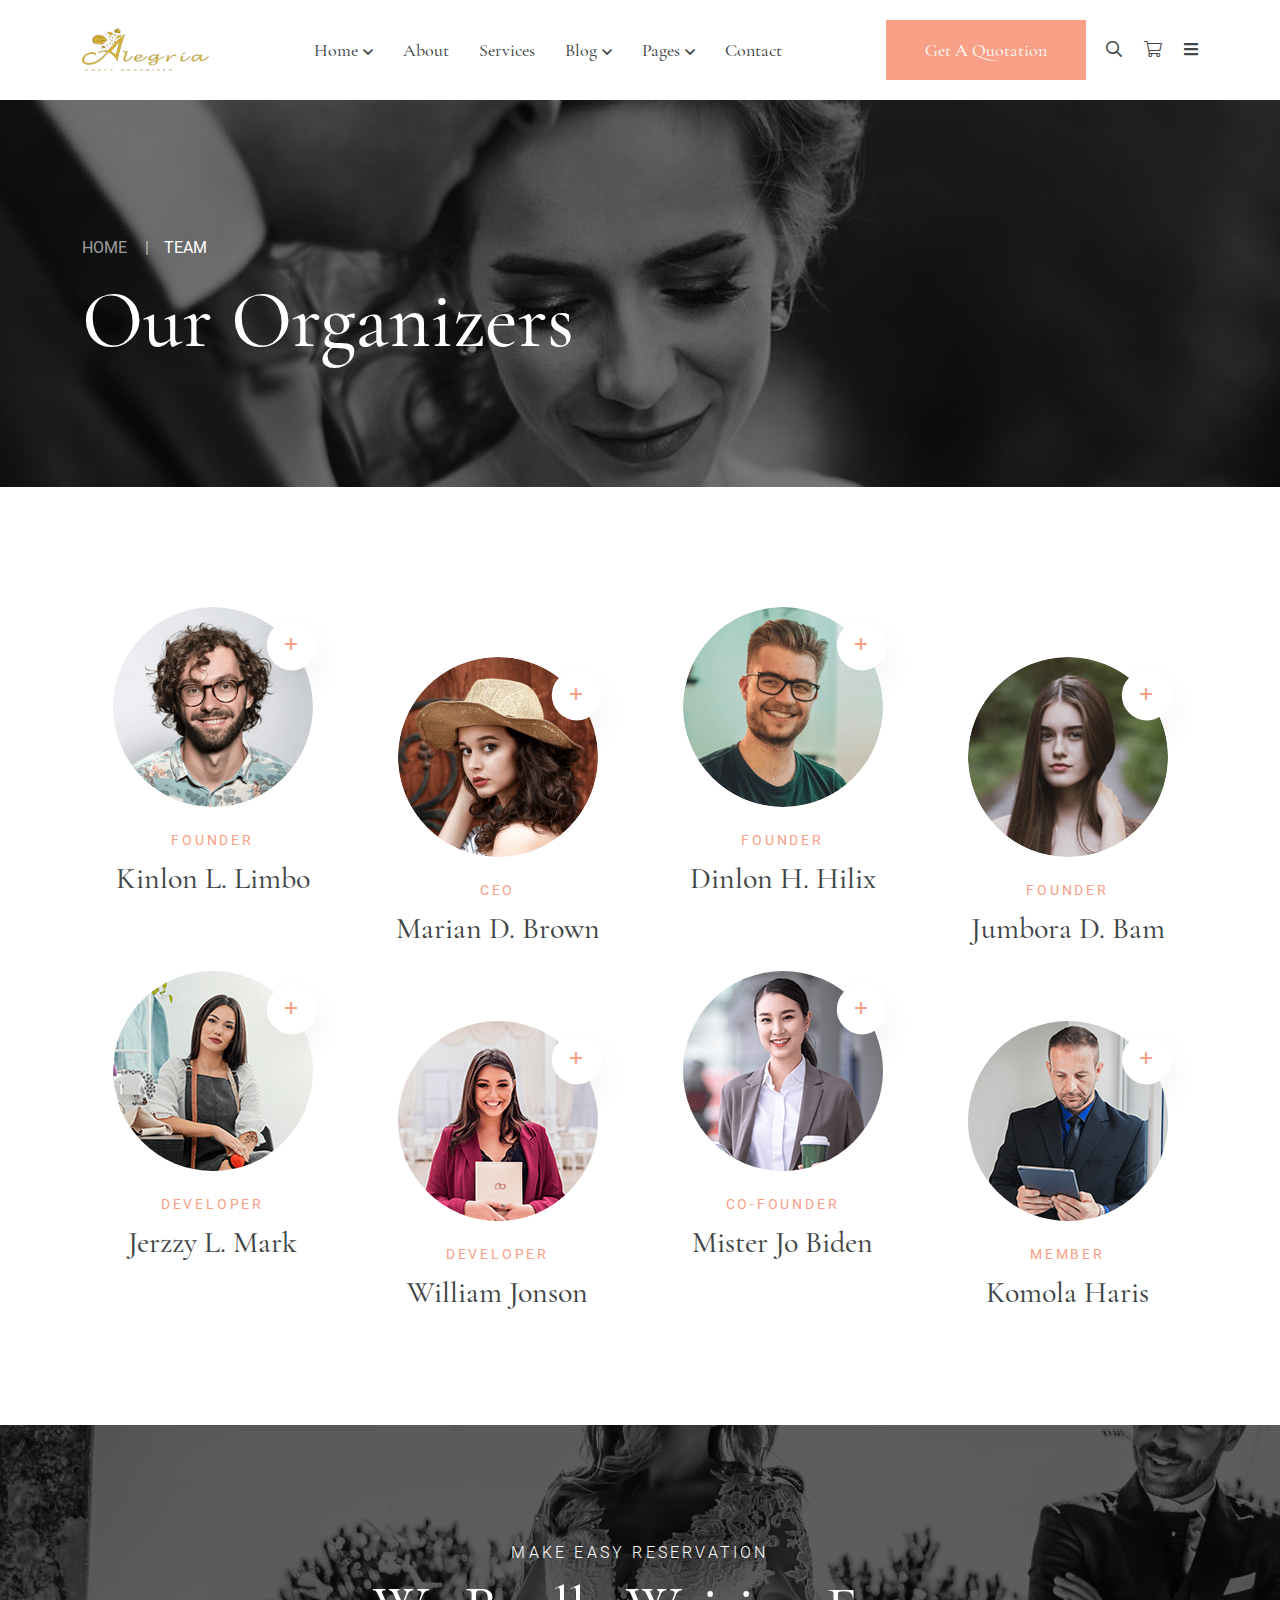
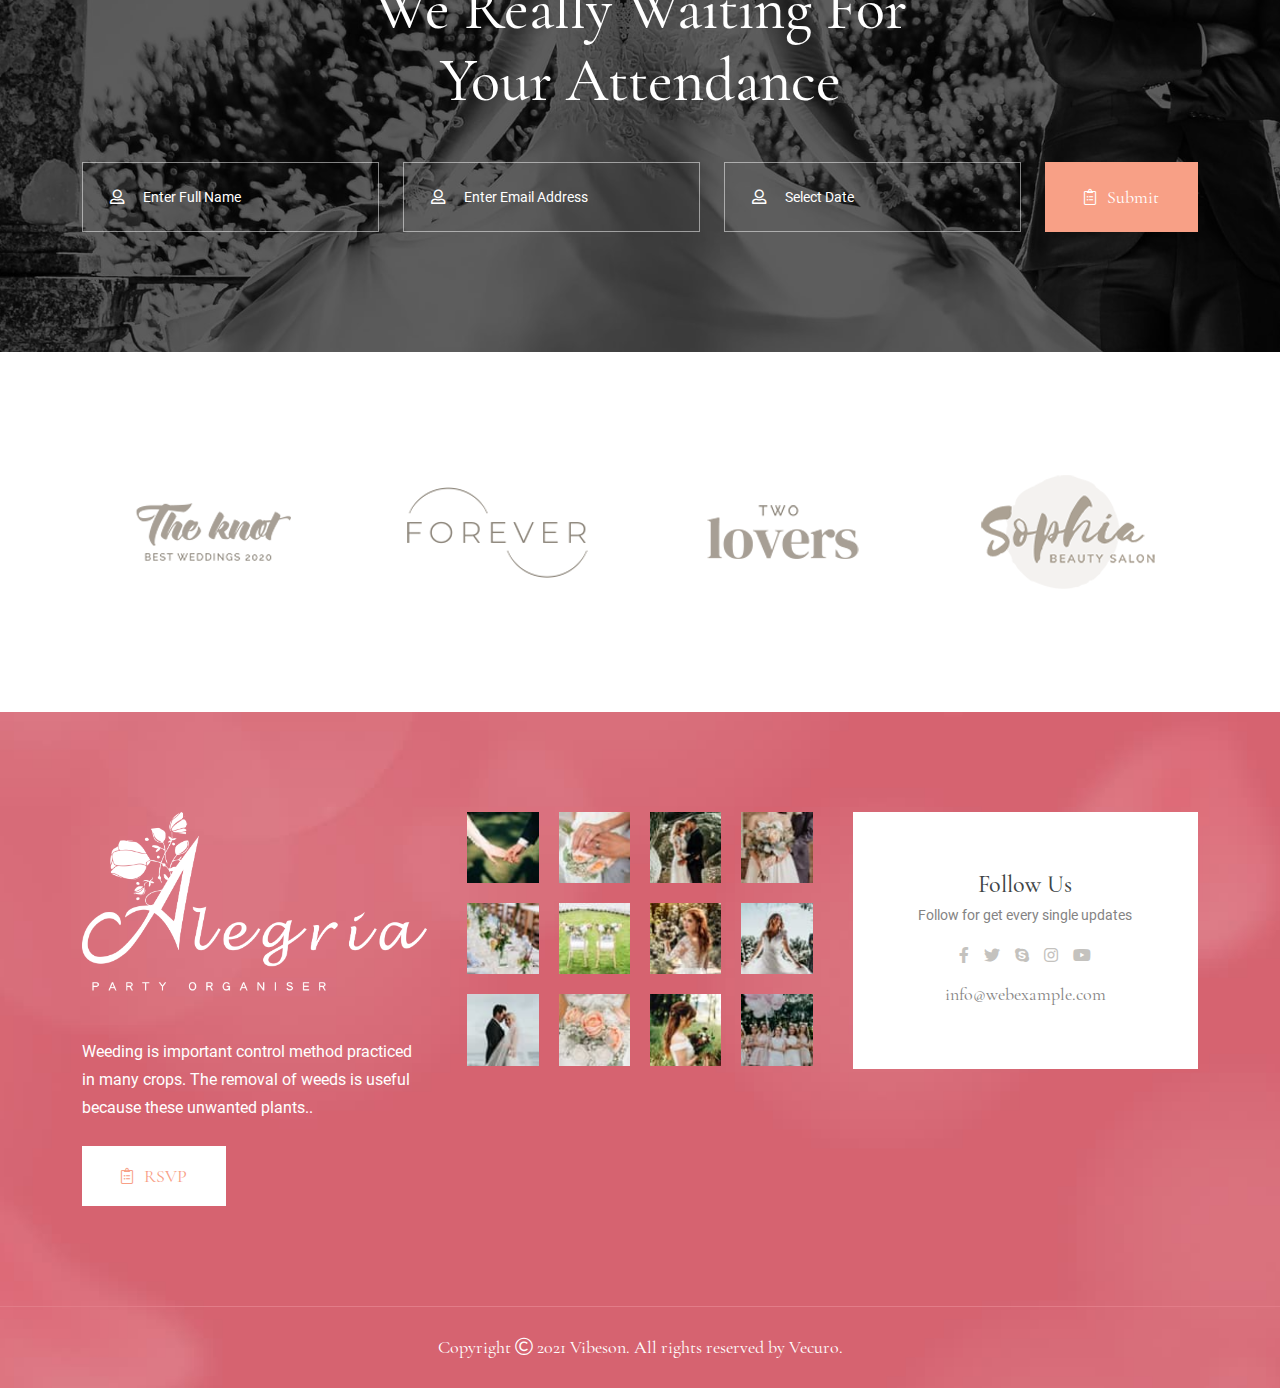
<file: team.html>
<!doctype html><html class="no-js" lang="zxx"><head><meta charset="utf-8"><meta http-equiv="x-ua-compatible" content="ie=edge"><title>Vibeson - Wedding HTML Template - Team</title><meta name="author" content="Vecuro"><meta name="description" content="Vibeson - Wedding HTML Template"><meta name="keywords" content="Vibeson - Wedding HTML Template"><meta name="robots" content="INDEX,FOLLOW"><meta name="viewport" content="width=device-width,initial-scale=1,shrink-to-fit=no"><link rel="apple-touch-icon" sizes="57x57" href="assets/img/favicons/apple-icon-57x57.png"><link rel="apple-touch-icon" sizes="60x60" href="assets/img/favicons/apple-icon-60x60.png"><link rel="apple-touch-icon" sizes="72x72" href="assets/img/favicons/apple-icon-72x72.png"><link rel="apple-touch-icon" sizes="76x76" href="assets/img/favicons/apple-icon-76x76.png"><link rel="apple-touch-icon" sizes="114x114" href="assets/img/favicons/apple-icon-114x114.png"><link rel="apple-touch-icon" sizes="120x120" href="assets/img/favicons/apple-icon-120x120.png"><link rel="apple-touch-icon" sizes="144x144" href="assets/img/favicons/apple-icon-144x144.png"><link rel="apple-touch-icon" sizes="152x152" href="assets/img/favicons/apple-icon-152x152.png"><link rel="apple-touch-icon" sizes="180x180" href="assets/img/favicons/apple-icon-180x180.png"><link rel="icon" type="image/png" sizes="192x192" href="assets/img/favicons/android-icon-192x192.png"><link rel="icon" type="image/png" sizes="32x32" href="assets/img/favicons/favicon-32x32.png"><link rel="icon" type="image/png" sizes="96x96" href="assets/img/favicons/favicon-96x96.png"><link rel="icon" type="image/png" sizes="16x16" href="assets/img/favicons/favicon-16x16.png"><link rel="manifest" href="assets/img/favicons/manifest.json"><meta name="msapplication-TileColor" content="#ffffff"><meta name="msapplication-TileImage" content="assets/img/favicons/ms-icon-144x144.png"><meta name="theme-color" content="#ffffff"><link rel="stylesheet" href="assets/css/app.min.css"><link rel="stylesheet" href="assets/css/fontawesome.min.css"><link rel="stylesheet" href="assets/css/style.css"><link rel="stylesheet" href="assets/css/theme-color1.css"></head><body><div class="preloader"><button class="vs-btn preloaderCls">Cancel Preloader</button><div class="preloader-inner"><img src="assets/img/logo.png" alt="Vibeson"> <span class="loader"></span></div></div><div class="vs-menu-wrapper"><div class="vs-menu-area text-center"><button class="vs-menu-toggle"><i class="fal fa-times"></i></button><div class="mobile-logo"><a href="index.html"><img src="assets/img/logo.png" alt="Vibeson"></a></div><form action="#" class="mobile-menu-form"><input type="text" class="form-control" placeholder="Search..."> <button type="submit"><i class="fas fa-search"></i></button></form><div class="vs-mobile-menu"><ul><li class="menu-item-has-children"><a href="index.html">Home</a><ul class="sub-menu"><li><a href="index.html">Home One</a></li><li><a href="index-2.html">Home Two</a></li></ul></li><li><a href="about.html">About</a></li><li><a href="service.html">Services</a></li><li class="menu-item-has-children"><a href="blog.html">Blog</a><ul class="sub-menu"><li><a href="blog.html">Blog</a></li><li><a href="blog-details.html">Blog Details</a></li></ul></li><li class="menu-item-has-children"><a href="#">Pages</a><ul class="sub-menu"><li><a href="faq.html">FAQ Page</a></li><li><a href="portfolio.html">Portfolio</a></li><li><a href="portfolio-details.html">Portfolio Details</a></li><li><a href="gallery.html">Gallery</a></li><li><a href="team.html">Team</a></li><li><a href="team-details.html">Team Details</a></li><li><a href="error.html">Error Page</a></li></ul></li><li><a href="contact.html">Contact</a></li></ul></div></div></div><div class="popup-search-box d-none d-lg-block"><button class="searchClose border-theme text-theme"><i class="fal fa-times"></i></button><form action="#"><input type="text" class="border-theme" placeholder="What are you looking for"> <button type="submit"><i class="fal fa-search"></i></button></form></div><div class="sidemenu-wrapper d-none d-lg-block"><div class="sidemenu-content"><button class="closeButton sideMenuCls"><i class="far fa-times"></i></button><div class="widget"><h3 class="widget_title">Popular Feeds</h3><div class="widget-popular-feeds"><div class="feeds-media d-flex"><div class="media-img"><a href="blog.html"><img src="assets/img/widget/feeds-1-1.png" alt="Post-Image"></a></div><div class="media-body"><h4 class="feeds-title"><a href="blog.html">Lorem ipsum dolor sit cing elit, sed do.</a></h4><a href="blog.html" class="feeds-date"><i class="fal fa-calendar-alt"></i>24th June 2021</a></div></div><div class="feeds-media d-flex"><div class="media-img"><a href="blog.html"><img src="assets/img/widget/feeds-1-2.png" alt="Post-Image"></a></div><div class="media-body"><h4 class="feeds-title"><a href="blog.html">Whether a medieval typesetter to garble.</a></h4><a href="blog.html" class="feeds-date"><i class="fal fa-calendar-alt"></i>31th April 2021</a></div></div><div class="feeds-media d-flex"><div class="media-img"><a href="blog.html"><img src="assets/img/widget/feeds-1-3.png" alt="Post-Image"></a></div><div class="media-body"><h4 class="feeds-title"><a href="blog.html">Don't bother typing “lorem ipsum” into.</a></h4><a href="blog.html" class="feeds-date"><i class="fal fa-calendar-alt"></i>22th Augest 2021</a></div></div><div class="feeds-media d-flex"><div class="media-img"><a href="blog.html"><img src="assets/img/widget/feeds-1-4.png" alt="Post-Image"></a></div><div class="media-body"><h4 class="feeds-title"><a href="blog.html">Here is the classic lorem ipsum passage.</a></h4><a href="blog.html" class="feeds-date"><i class="fal fa-calendar-alt"></i>18th March 2021</a></div></div><div class="feeds-media d-flex"><div class="media-img"><a href="blog.html"><img src="assets/img/widget/feeds-1-5.png" alt="Post-Image"></a></div><div class="media-body"><h4 class="feeds-title"><a href="blog.html">One brave soul did take a stab translating</a></h4><a href="blog.html" class="feeds-date"><i class="fal fa-calendar-alt"></i>24th March 2021</a></div></div></div></div></div></div><header class="header-wrapper header-layout1"><div class="sticky-wrapper"><div class="sticky-active py-2 py-lg-0"><div class="vs-container container"><div class="position-relative"><div class="row justify-content-between align-items-center"><div class="col-auto"><div class="header-logo"><a href="index.html"><img src="assets/img/logo.png" alt="Logo"></a></div></div><div class="col-auto"><nav class="main-menu menu-style1 d-none d-lg-block"><ul><li class="menu-item-has-children"><a href="index.html">Home</a><ul class="sub-menu"><li><a href="index.html">Home One</a></li><li><a href="index-2.html">Home Two</a></li></ul></li><li><a href="about.html">About</a></li><li><a href="service.html">Services</a></li><li class="menu-item-has-children"><a href="blog.html">Blog</a><ul class="sub-menu"><li><a href="blog.html">Blog</a></li><li><a href="blog-details.html">Blog Details</a></li></ul></li><li class="menu-item-has-children mega-menu-wrap"><a href="#">Pages</a><ul class="mega-menu"><li><a href="shop.html">Pagelist 1</a><ul><li><a href="index.html">Home One</a></li><li><a href="index-2.html">Home Two</a></li><li><a href="about.html">About Us</a></li><li><a href="service.html">Services</a></li></ul></li><li><a href="#">Pagelist 2</a><ul><li><a href="faq.html">FAQ Page</a></li><li><a href="portfolio.html">Portfolio</a></li><li><a href="portfolio-details.html">Portfolio Details</a></li><li><a href="gallery.html">Gallery</a></li></ul></li><li><a href="#">Pagelist 3</a><ul><li><a href="blog.html">Blog</a></li><li><a href="blog-details.html">Blog Details</a></li><li><a href="team.html">Team</a></li></ul></li><li><a href="#">Pagelist 4</a><ul><li><a href="team-details.html">Team Details</a></li><li><a href="contact.html">Contact</a></li><li><a href="error.html">Error Page</a></li></ul></li></ul></li><li><a href="contact.html">Contact</a></li></ul></nav><button class="vs-menu-toggle d-inline-block d-lg-none"><i class="fas fa-bars"></i></button></div><div class="col-auto d-none d-lg-block"><div class="header-button-group d-flex align-items-center"><a href="contact.html" class="vs-btn d-none d-xl-inline-block">Get A Quotation</a><div class="header-icons ml-40"><a href="#" class="searchBoxTggler"><i class="far fa-search"></i></a> <a href="#"><i class="fal fa-shopping-cart"></i></a> <a href="#" class="sideMenuToggler"><i class="fas fa-bars"></i></a></div></div></div></div></div></div></div></div></header><div class="vs-container"><div class="breadcumb-wrapper" data-bg-src="assets/img/bg/breadcrumb-bg.jpg" data-overlay="black" data-opacity="5"><div class="container z-index-common"><div class="breadcumb-content text-center text-md-start"><ul class="breadcumb-menu"><li><a href="index.html">Home</a></li><li class="active">Team</li></ul><h1 class="breadcumb-title text-white">Our Organizers</h1></div></div></div><section class="vs-team-wrapper space-top space-md-bottom"><div class="container"><div class="row team-align-style1 justify-content-center"><div class="col-sm-6 col-md-4 col-xl-3"><div class="vs-member-box"><div class="member-img"><a href="team-details.html"><img src="assets/img/team/team-1-1.png" alt="Member Image" class="w-100"></a><div class="member-links"><ul><li><a href="#"><i class="fab fa-facebook-f"></i></a></li><li><a href="#"><i class="fab fa-twitter"></i></a></li><li><span class="icon"><i class="far fa-plus"></i></span></li><li><a href="#"><i class="fab fa-twitch"></i></a></li><li><a href="#"><i class="fab fa-youtube"></i></a></li></ul></div></div><div class="member-content"><span class="degi">founder</span><h3 class="member-name"><a class="text-inherit" href="team-details.html">Kinlon L. Limbo</a></h3></div></div></div><div class="col-sm-6 col-md-4 col-xl-3"><div class="vs-member-box"><div class="member-img"><a href="team-details.html"><img src="assets/img/team/team-1-2.png" alt="Member Image" class="w-100"></a><div class="member-links"><ul><li><a href="#"><i class="fab fa-facebook-f"></i></a></li><li><a href="#"><i class="fab fa-twitter"></i></a></li><li><span class="icon"><i class="far fa-plus"></i></span></li><li><a href="#"><i class="fab fa-twitch"></i></a></li><li><a href="#"><i class="fab fa-youtube"></i></a></li></ul></div></div><div class="member-content"><span class="degi">CEO</span><h3 class="member-name"><a class="text-inherit" href="team-details.html">Marian D. Brown</a></h3></div></div></div><div class="col-sm-6 col-md-4 col-xl-3"><div class="vs-member-box"><div class="member-img"><a href="team-details.html"><img src="assets/img/team/team-1-3.png" alt="Member Image" class="w-100"></a><div class="member-links"><ul><li><a href="#"><i class="fab fa-facebook-f"></i></a></li><li><a href="#"><i class="fab fa-twitter"></i></a></li><li><span class="icon"><i class="far fa-plus"></i></span></li><li><a href="#"><i class="fab fa-twitch"></i></a></li><li><a href="#"><i class="fab fa-youtube"></i></a></li></ul></div></div><div class="member-content"><span class="degi">founder</span><h3 class="member-name"><a class="text-inherit" href="team-details.html">Dinlon H. Hilix</a></h3></div></div></div><div class="col-sm-6 col-md-4 col-xl-3"><div class="vs-member-box"><div class="member-img"><a href="team-details.html"><img src="assets/img/team/team-1-4.png" alt="Member Image" class="w-100"></a><div class="member-links"><ul><li><a href="#"><i class="fab fa-facebook-f"></i></a></li><li><a href="#"><i class="fab fa-twitter"></i></a></li><li><span class="icon"><i class="far fa-plus"></i></span></li><li><a href="#"><i class="fab fa-twitch"></i></a></li><li><a href="#"><i class="fab fa-youtube"></i></a></li></ul></div></div><div class="member-content"><span class="degi">founder</span><h3 class="member-name"><a class="text-inherit" href="team-details.html">Jumbora D. Bam</a></h3></div></div></div><div class="col-sm-6 col-md-4 col-xl-3"><div class="vs-member-box"><div class="member-img"><a href="team-details.html"><img src="assets/img/team/team-1-5.png" alt="Member Image" class="w-100"></a><div class="member-links"><ul><li><a href="#"><i class="fab fa-facebook-f"></i></a></li><li><a href="#"><i class="fab fa-twitter"></i></a></li><li><span class="icon"><i class="far fa-plus"></i></span></li><li><a href="#"><i class="fab fa-twitch"></i></a></li><li><a href="#"><i class="fab fa-youtube"></i></a></li></ul></div></div><div class="member-content"><span class="degi">developer</span><h3 class="member-name"><a class="text-inherit" href="team-details.html">Jerzzy L. Mark</a></h3></div></div></div><div class="col-sm-6 col-md-4 col-xl-3"><div class="vs-member-box"><div class="member-img"><a href="team-details.html"><img src="assets/img/team/team-1-6.png" alt="Member Image" class="w-100"></a><div class="member-links"><ul><li><a href="#"><i class="fab fa-facebook-f"></i></a></li><li><a href="#"><i class="fab fa-twitter"></i></a></li><li><span class="icon"><i class="far fa-plus"></i></span></li><li><a href="#"><i class="fab fa-twitch"></i></a></li><li><a href="#"><i class="fab fa-youtube"></i></a></li></ul></div></div><div class="member-content"><span class="degi">Developer</span><h3 class="member-name"><a class="text-inherit" href="team-details.html">William Jonson</a></h3></div></div></div><div class="col-sm-6 col-md-4 col-xl-3"><div class="vs-member-box"><div class="member-img"><a href="team-details.html"><img src="assets/img/team/team-1-7.png" alt="Member Image" class="w-100"></a><div class="member-links"><ul><li><a href="#"><i class="fab fa-facebook-f"></i></a></li><li><a href="#"><i class="fab fa-twitter"></i></a></li><li><span class="icon"><i class="far fa-plus"></i></span></li><li><a href="#"><i class="fab fa-twitch"></i></a></li><li><a href="#"><i class="fab fa-youtube"></i></a></li></ul></div></div><div class="member-content"><span class="degi">Co-founder</span><h3 class="member-name"><a class="text-inherit" href="team-details.html">Mister Jo Biden</a></h3></div></div></div><div class="col-sm-6 col-md-4 col-xl-3"><div class="vs-member-box"><div class="member-img"><a href="team-details.html"><img src="assets/img/team/team-1-8.png" alt="Member Image" class="w-100"></a><div class="member-links"><ul><li><a href="#"><i class="fab fa-facebook-f"></i></a></li><li><a href="#"><i class="fab fa-twitter"></i></a></li><li><span class="icon"><i class="far fa-plus"></i></span></li><li><a href="#"><i class="fab fa-twitch"></i></a></li><li><a href="#"><i class="fab fa-youtube"></i></a></li></ul></div></div><div class="member-content"><span class="degi">Member</span><h3 class="member-name"><a class="text-inherit" href="team-details.html">Komola Haris</a></h3></div></div></div></div></div></section></div><section class="reservation-wrapper space-top space-md-bottom" data-bg-src="assets/img/bg/bg-1-1.jpg" data-overlay="black" data-opacity="6"><div class="container z-index-common"><div class="row text-center justify-content-center"><div class="col-xl-6 col-lg-8 col-md-8"><div class="title-area"><span class="sub-title text-white">make easy reservation</span><h2 class="sec-title text-white">We Really Waiting For Your Attendance</h2></div></div></div><div class="row"><form action="#" class="form-style1"><div class="row"><div class="col-md-6 col-lg form-group mb-30"><input type="text" class="form-control" placeholder="Enter full name"> <i class="far fa-user-alt"></i></div><div class="col-md-6 col-lg form-group mb-30"><input type="email" class="form-control" placeholder="Enter email address"> <i class="far fa-user-alt"></i></div><div class="col-md-6 col-lg form-group mb-30"><input type="text" autocomplete="off" class="form-control date-pick" placeholder="Select Date"> <i class="far fa-user-alt"></i></div><div class="col-md-6 col-lg-auto form-group mb-30"><button class="vs-btn w-100"><i class="fal fa-clipboard-list"></i> submit</button></div></div></form></div></div></section><div class="brand-wrapper space"><div class="container"><div class="row vs-carousel" data-slide-show="4" data-lg-slide-show="3" data-sm-slide-show="2"><div class="col-auto text-center"><div class="brand-img"><img src="assets/img/brand/brand-1-1.png" alt="Brand Image"></div></div><div class="col-auto text-center"><div class="brand-img"><img src="assets/img/brand/brand-1-2.png" alt="Brand Image"></div></div><div class="col-auto text-center"><div class="brand-img"><img src="assets/img/brand/brand-1-3.png" alt="Brand Image"></div></div><div class="col-auto text-center"><div class="brand-img"><img src="assets/img/brand/brand-1-4.png" alt="Brand Image"></div></div><div class="col-auto text-center"><div class="brand-img"><img src="assets/img/brand/brand-1-5.png" alt="Brand Image"></div></div><div class="col-auto text-center"><div class="brand-img"><img src="assets/img/brand/brand-1-6.png" alt="Brand Image"></div></div><div class="col-auto text-center"><div class="brand-img"><img src="assets/img/brand/brand-1-7.png" alt="Brand Image"></div></div></div></div></div><footer class="footer-wrapper bg-secondary footer-layout1" data-bg-src="assets/img/bg/footer-bg-1-1.jpg"><div class="widget-area"><div class="container"><div class="row gx-60 justify-content-between"><div class="col-lg-4 col-xl-4 align-self-center"><div class="widget footer-widget"><div class="vs-widget-about text-center text-lg-start"><div class="footer-logo mb-4 pb-3"><a href="index.html"><img src="assets/img/logo-white.png" alt="Vibeson"></a></div><div class="row justify-content-center"><div class="col-md-8 col-lg-12"><p class="mt-n2 mb-20 pb-1 text-white">Weeding is important control method practiced in many crops. The removal of weeds is useful because these unwanted plants..</p></div></div><a href="about.html" class="vs-btn style-white"><i class="fal fa-clipboard-list"></i> RSVP</a></div></div></div><div class="col-md-6 col-lg-4 col-xl-4"><div class="widget footer-widget"><div class="footer-gallery"><div class="gal-item"><a href="gallery.html"><img src="assets/img/gallery/wid-gal-1.jpg" alt="Gallery Image" class="w-100"></a></div><div class="gal-item"><a href="gallery.html"><img src="assets/img/gallery/wid-gal-2.jpg" alt="Gallery Image" class="w-100"></a></div><div class="gal-item"><a href="gallery.html"><img src="assets/img/gallery/wid-gal-3.jpg" alt="Gallery Image" class="w-100"></a></div><div class="gal-item"><a href="gallery.html"><img src="assets/img/gallery/wid-gal-4.jpg" alt="Gallery Image" class="w-100"></a></div><div class="gal-item"><a href="gallery.html"><img src="assets/img/gallery/wid-gal-5.jpg" alt="Gallery Image" class="w-100"></a></div><div class="gal-item"><a href="gallery.html"><img src="assets/img/gallery/wid-gal-6.jpg" alt="Gallery Image" class="w-100"></a></div><div class="gal-item"><a href="gallery.html"><img src="assets/img/gallery/wid-gal-7.jpg" alt="Gallery Image" class="w-100"></a></div><div class="gal-item"><a href="gallery.html"><img src="assets/img/gallery/wid-gal-8.jpg" alt="Gallery Image" class="w-100"></a></div><div class="gal-item"><a href="gallery.html"><img src="assets/img/gallery/wid-gal-9.jpg" alt="Gallery Image" class="w-100"></a></div><div class="gal-item"><a href="gallery.html"><img src="assets/img/gallery/wid-gal-10.jpg" alt="Gallery Image" class="w-100"></a></div><div class="gal-item"><a href="gallery.html"><img src="assets/img/gallery/wid-gal-11.jpg" alt="Gallery Image" class="w-100"></a></div><div class="gal-item"><a href="gallery.html"><img src="assets/img/gallery/wid-gal-12.jpg" alt="Gallery Image" class="w-100"></a></div></div></div></div><div class="col-md-6 col-lg-4 col-xl-4"><div class="widget footer-widget"><div class="follow-box"><h4 class="mb-1">Follow Us</h4><p class="fs-xs mb-15">Follow for get every single updates</p><ul class="follow-social mb-1"><li><a href="#"><i class="fab fa-facebook-f"></i></a></li><li><a href="#"><i class="fab fa-twitter"></i></a></li><li><a href="#"><i class="fab fa-skype"></i></a></li><li><a href="#"><i class="fab fa-instagram"></i></a></li><li><a href="#"><i class="fab fa-youtube"></i></a></li></ul><p class="fs-md font-title mt-10 mb-0"><a href="mailto:info@webexample.com" class="text-inherit">info@webexample.com</a></p></div></div></div></div></div></div><div class="copyright text-center"><p class="fs-md font-title mb-0 text-white">Copyright <i class="fal fa-copyright"></i> 2021 <a class="text-white" href="index.html">Vibeson</a>. All rights reserved by <a class="text-white" href="https://themeforest.net/user/vecuro">Vecuro</a>.</p></div></footer><a href="#" class="scrollToTop scroll-btn style2"><i class="far fa-arrow-up"></i></a><script src="assets/js/vendor/jquery-1.12.4.min.js"></script><script src="assets/js/app.min.js"></script><script src="assets/js/vscustom-carousel.min.js"></script><script src="assets/js/ajax-mail.js"></script><script src="assets/js/main.js"></script></body></html>
</file>
<file: assets/css/style.css>
:root{--title-color: #404546;--body-color: #848383;--secondary-color: #f4f0ed;--smoke-color: #f3f6f7;--light-color: #faf7f3;--black-color: #000000;--dark-color: #060d0f;--white-color: #ffffff;--yellow-color: #fec624;--success-color: #28a745;--error-color: #dc3545;--border-color: rgba(0,0,0,0.10);--title-font: 'Cormorant Garamond';--body-font: 'Roboto';--icon-font: 'Font Awesome 5 Pro';--flaticon: 'Flaticon';--main-container:  1170px;--container-gutter:  1.5rem;--section-space:  120px;--section-space-md:  80px;--ripple-ani-duration: 5s;--moving-ani-duration: 5s}
@font-face{font-family:'Cormorant Garamond';
    font-style:normal;
    font-weight:300;font-display:swap;
    src:url("../fonts/cormorantGaramond/CormorantGaramond-Light.eot");
    src:url("../fonts/cormorantGaramond/CormorantGaramond-Light.eot?#iefix") format("embedded-opentype"),url("../fonts/cormorantGaramond/CormorantGaramond-Light.woff2") format("woff2"),url("../fonts/cormorantGaramond/CormorantGaramond-Light.woff") format("woff"),url("../fonts/cormorantGaramond/CormorantGaramond-Light.ttf") format("truetype"),url("../fonts/cormorantGaramond/CormorantGaramond-Light.svg#CormorantGaramond-Light") format("svg")}
    @font-face{font-family:'Cormorant Garamond';
        font-style:normal;
        font-weight:400;
        font-display:swap;
        src:url("../fonts/cormorantGaramond/CormorantGaramond-Regular.eot");
        src:url("../fonts/cormorantGaramond/CormorantGaramond-Regular.eot?#iefix")
         format("embedded-opentype"),url("../fonts/cormorantGaramond/CormorantGaramond-Regular.woff2") 
         format("woff2"),url("../fonts/cormorantGaramond/CormorantGaramond-Regular.woff") 
         format("woff"),url("../fonts/cormorantGaramond/CormorantGaramond-Regular.ttf")
          format("truetype"),url("../fonts/cormorantGaramond/CormorantGaramond-Regular.svg#CormorantGaramond-Regular") 
          format("svg")}
          @font-face{font-family:'Cormorant Garamond';
            font-style:normal;
            font-weight:500;
            font-display:swap;
            src:url("../fonts/cormorantGaramond/CormorantGaramond-Medium.eot");
            src:url("../fonts/cormorantGaramond/CormorantGaramond-Medium.eot?#iefix")
             format("embedded-opentype"),url("../fonts/cormorantGaramond/CormorantGaramond-Medium.woff2")
              format("woff2"),url("../fonts/cormorantGaramond/CormorantGaramond-Medium.woff") 
              format("woff"),url("../fonts/cormorantGaramond/CormorantGaramond-Medium.ttf")
               format("truetype"),url("../fonts/cormorantGaramond/CormorantGaramond-Medium.svg#CormorantGaramond-Medium") 
               format("svg")}
               @font-face{font-family:'Roboto';
                font-style:normal;
                font-weight:300;
                font-display:swap;
                src:url("../fonts/roboto/Roboto-Light.eot");
                src:url("../fonts/roboto/Roboto-Light.eot?#iefix")
                 format("embedded-opentype"),url("../fonts/roboto/Roboto-Light.woff2")
                  format("woff2"),url("../fonts/roboto/Roboto-Light.woff")
                   format("woff"),url("../fonts/roboto/Roboto-Light.ttf") 
                   format("truetype"),url("../fonts/roboto/Roboto-Light.svg#Roboto-Light") 
                   format("svg")}
                   @font-face{font-family:'Roboto';
                    font-style:normal;font-weight:400;font-display:swap;
                    src:url("../fonts/roboto/Roboto-Regular.eot");
                    src:url("../fonts/roboto/Roboto-Regular.eot?#iefix") 
                    format("embedded-opentype"),url("../fonts/roboto/Roboto-Regular.woff2")
                     format("woff2"),url("../fonts/roboto/Roboto-Regular.woff") 
                     format("woff"),url("../fonts/roboto/Roboto-Regular.ttf")
                      format("truetype"),url("../fonts/roboto/Roboto-Regular.svg#Roboto-Regular") 
                      format("svg")}
                      @font-face{font-family:'Roboto';
                        font-weight:700;
                        font-style:normal;
                        font-display:swap;
                        src:url("../fonts/roboto/Roboto-Bold.eot");
                        src:url("../fonts/roboto/Roboto-Bold.eot?#iefix")
                         format("embedded-opentype"),url("../fonts/roboto/Roboto-Bold.woff2")
                          format("woff2"),url("../fonts/roboto/Roboto-Bold.woff")
                           format("woff"),url("../fonts/roboto/Roboto-Bold.ttf") 
                           format("truetype"),url("../fonts/roboto/Roboto-Bold.svg#Roboto-Bold") 
                           format("svg")}
                           html,
                           body
                           {scroll-behavior:auto !important}body{font-family:var(--body-font);font-size:16px;font-weight:400;color:var(--body-color);line-height:26px;overflow-x:hidden;-webkit-font-smoothing:antialiased}iframe{border:none;width:100%}
                           .slick-slide:focus,button:focus,a:focus,a:active,input,input:hover,input:focus,input:active,textarea,textarea:hover,textarea:focus,textarea:active
                           {outline:none}
                           input:focus{outline:none;box-shadow:none}
                           img:not([draggable]),embed,object,video{max-width:100%;height:auto}ul{list-style-type:disc}
                           ol{list-style-type:decimal}
                           table{margin:0 0 1.5em;width:100%;border-collapse:collapse;border-spacing:0}
                           th{font-weight:500}
                           td,th{border-top:1px solid var(--border-color);
                            padding:9px}
                           a{color:rgba(var(--theme-color), 1);
                            text-decoration:none;outline:0;
                            -webkit-transition:all ease 0.4s;
                            transition:all ease 0.4s}
                           a:hover{color:var(--title-color)}
                           a:active,a:focus,a:hover,a:visited{text-decoration:none;outline:0}
                           button{-webkit-transition:all ease 0.4s;transition:all ease 0.4s}
                           img{border:none;max-width:100%}
                           h1 a,h2 a,h3 a,h4 a,h5 a,h6 a,p a,span a{font-size:inherit;font-family:inherit;font-weight:inherit;line-height:inherit}
                           p{margin:0 0 15px 0;color:var(--body-color);line-height:1.75}
                           .h1,h1,.h2,h2,.h3,h3,.h4,h4,.h5,h5,.h6,h6{font-family:var(--title-font);color:var(--title-color);text-transform:none;font-weight:500;line-height:1.2;margin:0 0 15px 0}
                           .h1,h1{font-size:48px}.h2,h2{font-size:36px}.h3,h3{font-size:30px}.h4,h4{font-size:24px}.h5,h5{font-size:18px}.h6,h6{font-size:16px}@media (max-width: 1199px){.h1,h1{font-size:42px}.h2,h2{font-size:32px}.h3,h3{font-size:26px}}@media (max-width: 992px){.h1,h1{font-size:38px}.h2,h2{font-size:28px}}@media (max-width: 767px){.h1,h1{font-size:32px}}@media only screen and (min-width: 1300px){.container-xxl,.container-xl,.container-lg,.container-md,.container-sm,.container{max-width:calc(var(--main-container) + var(--container-gutter))}}@media only screen and (max-width: 1600px){.container-fluid.px-0{padding-left:15px !important;padding-right:15px !important}.container-fluid.px-0 .row{margin-left:0 !important;margin-right:0 !important}}@media (min-width: 1800px){.vs-container.container,.vs-container.container-fluid,.vs-container.container-lg,.vs-container.container-md,.vs-container.container-sm,.vs-container.container-xl,.vs-container.container-xxl,.vs-container{width:100%;max-width:calc(var(--container-gutter) + 1720px);padding-left:calc(var(--container-gutter) / 2);padding-right:calc(var(--container-gutter) / 2);margin-left:auto;margin-right:auto}}.slick-track>[class*=col]{-webkit-flex-shrink:0;-ms-flex-negative:0;flex-shrink:0;width:100%;max-width:100%;padding-right:calc(var(--bs-gutter-x)/ 2);padding-left:calc(var(--bs-gutter-x)/ 2);margin-top:var(--bs-gutter-y)}@media (min-width: 992px){.gx-120,.gx-60{--bs-gutter-x: 40px}}@media (min-width: 1399px){.gx-30{--bs-gutter-x: 30px}.gx-40{--bs-gutter-x: 40px}.gx-45{--bs-gutter-x: 45px}.gx-120,.gx-60{--bs-gutter-x: 60px}}@media (min-width: 1500px){.gx-120{--bs-gutter-x: 120px}}.form-select,.form-control{border-radius:0;height:60px;padding:0 30px;padding-right:60px;border:1px solid #e3e3e3;color:var(--body-color);background-color:var(--white-color);font-weight:400}.form-select:focus,.form-control:focus{outline:0;box-shadow:none;background-color:var(--white-color);border-color:#e3e3e3}.form-select::-moz-placeholder,.form-control::-moz-placeholder{color:var(--body-color);text-transform:capitalize}.form-select::-webkit-input-placeholder,.form-control::-webkit-input-placeholder{color:var(--body-color);text-transform:capitalize}.form-select:-ms-input-placeholder,.form-control:-ms-input-placeholder{color:var(--body-color);text-transform:capitalize}.form-select::-webkit-input-placeholder, .form-control::-webkit-input-placeholder{color:var(--body-color);text-transform:capitalize}.form-select::-moz-placeholder, .form-control::-moz-placeholder{color:var(--body-color);text-transform:capitalize}.form-select:-ms-input-placeholder, .form-control:-ms-input-placeholder{color:var(--body-color);text-transform:capitalize}.form-select::-ms-input-placeholder, .form-control::-ms-input-placeholder{color:var(--body-color);text-transform:capitalize}.form-select::placeholder,.form-control::placeholder{color:var(--body-color);text-transform:capitalize}.form-select{cursor:pointer;background-position:right 1.3rem center}input::-webkit-outer-spin-button,input::-webkit-inner-spin-button{-webkit-appearance:none;margin:0}input[type=number]{-moz-appearance:textfield}textarea.form-control{min-height:150px;padding-top:17px;padding-bottom:17px}input[type="checkbox"]{visibility:hidden;opacity:0;display:inline-block;vertical-align:middle;width:0;height:0;display:none}input[type="checkbox"]:checked ~ label:before{content:"\f00c";color:rgba(var(--theme-color), 1);border-color:rgba(var(--theme-color), 1)}input[type="checkbox"] ~ label{position:relative;padding-left:30px;cursor:pointer;display:block}input[type="checkbox"] ~ label:before{content:'';font-family:var(--icon-font);font-weight:700;position:absolute;left:0;top:6px;background-color:var(--white-color);border:1px solid var(--border-color);height:18px;width:18px;line-height:18px;text-align:center;font-size:12px}input[type="radio"]{visibility:hidden;opacity:0;display:inline-block;vertical-align:middle;width:0;height:0;display:none}input[type="radio"] ~ label{position:relative;padding-left:28px;cursor:pointer;line-height:1;display:inline-block;font-weight:600;margin-bottom:0}input[type="radio"] ~ label::before{content:'\f111';position:absolute;font-family:var(--icon-font);left:0;top:1px;width:15px;height:15px;padding-left:0.5px;font-size:0.29rem;line-height:14.9px;text-align:center;border:1px solid rgba(var(--theme-color), 1);border-radius:100%;font-weight:700;background:var(--white-color);color:transparent;-webkit-transition:all 0.2s ease;transition:all 0.2s ease}input[type="radio"]:checked ~ label::before{border-color:rgba(var(--theme-color), 1);background-color:rgba(var(--theme-color), 1);color:var(--white-color)}label{margin-bottom:0.6em;text-transform:capitalize;margin-top:-0.3em;display:block}.form-group{margin-bottom:var(--bs-gutter-x);position:relative}.form-group>i{position:absolute;right:30px;top:20px;font-size:18px;color:rgba(var(--theme-color), 1)}.form-control.is-invalid,.was-validated .form-control:invalid{border:1px solid var(--error-color) !important;background-position:right calc(.375em + 0.8875rem) center;background-image:none}.form-control.is-invalid:focus,.was-validated .form-control:invalid:focus{outline:0;box-shadow:none}textarea.form-control.is-invalid{background-position:top calc(.375em + 0.5875rem) right calc(.375em + .8875rem)}.row.no-gutters>.form-group{margin-bottom:0}.form-messages{display:none}.form-messages.mb-0 *{margin-bottom:0}.form-messages.success{color:var(--success-color);display:block}.form-messages.error{color:var(--error-color);display:block}@media (max-width: 576px){.form-select,.form-control{padding-right:30px;padding-left:15px}}.slick-track{min-width:100%}.slick-slide img{display:inline-block}.slick-dots{list-style-type:none;padding:0;margin:0;line-height:0;text-align:center}.slick-dots li{display:inline-block;margin-right:10px}.slick-dots li:last-child{margin-right:0}.slick-dots button{font-size:0;padding:0;background-color:var(--title-color);width:20px;height:8px;line-height:0;border-radius:9999px;border:none;opacity:0.3;-webkit-transition:all ease 0.4s;transition:all ease 0.4s}.slick-dots button:hover{background-color:rgba(var(--theme-color), 1);opacity:1}.slick-dots .slick-active button{background-color:rgba(var(--theme-color), 1);opacity:1;width:40px}.slick-arrow{--arrow-horizontal: -130px;--arrow-size: 60px;position:absolute;left:var(--arrow-horizontal);top:50%;width:var(--arrow-size);height:var(--arrow-size);line-height:var(--arrow-size);border:none;background-color:var(--white-color);color:rgba(var(--theme-color), 1);text-align:center;z-index:4;box-shadow:0px 6px 37px 0px rgba(var(--theme-color), 0.08);-webkit-transform:translateY(-50%);-ms-transform:translateY(-50%);transform:translateY(-50%)}.slick-arrow:hover{background-color:rgba(var(--theme-color), 1);color:var(--white-color)}.slick-arrow.slick-next{left:auto;right:var(--arrow-horizontal)}.arrow-wrap .slick-arrow{opacity:0;visibility:hidden}.arrow-wrap:hover .slick-arrow{opacity:1;visibility:visible}@media (max-width: 1500px){.slick-arrow{--arrow-horizontal: -20px}}@media (max-width: 1399px){.slick-arrow{--arrow-horizontal: 40px}}.vs-menu-wrapper{position:fixed;top:0;left:0;bottom:0;background-color:rgba(0,0,0,0.6);z-index:999999;width:0;height:100%;-webkit-transition:all ease 0.8s;transition:all ease 0.8s}.vs-menu-wrapper .mobile-logo{padding-bottom:25px;padding-top:40px;display:inline-block}.vs-menu-wrapper .vs-menu-toggle{border:none;font-size:22px;position:absolute;right:10px;top:10px;padding:0;line-height:1;width:33px;height:33px;line-height:33px;font-size:18px;z-index:1;color:var(--white-color);background-color:rgba(var(--theme-color), 1);border-radius:50%}.vs-menu-wrapper .vs-menu-toggle:hover{background-color:var(--title-color);color:var(--white-color)}.vs-menu-wrapper .vs-menu-area{width:100%;max-width:310px;background-color:var(--white-color);border-right:3px solid rgba(var(--theme-color), 1);height:100%;position:relative;left:-1000px;opacity:0;visibility:hidden;-webkit-transition:all ease 1s;transition:all ease 1s;z-index:1}.vs-menu-wrapper .vs-menu-area:before{content:'';position:absolute;left:0;right:0;top:0;height:100%;max-height:122px;background-color:rgba(var(--theme-color), 1);opacity:0.1;z-index:-1}.vs-menu-wrapper.vs-body-visible{opacity:1;visibility:visible;width:100%;-webkit-transition:all ease 0.8s;transition:all ease 0.8s}.vs-menu-wrapper.vs-body-visible .vs-menu-area{left:0;opacity:1;visibility:visible;-webkit-transition:all ease 1s;transition:all ease 1s}.vs-mobile-menu{overflow-y:scroll;max-height:58vh;padding-bottom:40px;margin-top:33px;text-align:left}.vs-mobile-menu ul{margin:0;padding:0 0}.vs-mobile-menu ul li{border-bottom:1px solid #fdedf1;list-style-type:none}.vs-mobile-menu ul li li:first-child{border-top:1px solid #fdedf1}.vs-mobile-menu ul li a{display:block;position:relative;padding:12px 0;line-height:1;font-size:16px;text-transform:capitalize;color:var(--title-color)}.vs-mobile-menu ul li a:before{content:'\f105';font-family:var(--icon-font);position:relative;left:0;top:0;margin-right:10px;display:inline-block}.vs-mobile-menu ul li.vs-active>a{color:rgba(var(--theme-color), 1)}.vs-mobile-menu ul li.vs-active>a:before{-webkit-transform:rotate(90deg);-ms-transform:rotate(90deg);transform:rotate(90deg)}.vs-mobile-menu ul li ul li{padding-left:20px}.vs-mobile-menu ul li ul li:last-child{border-bottom:none}.vs-mobile-menu ul .vs-item-has-children>a:after{content:'\f067';font-family:var(--icon-font);position:absolute;right:0;top:50%;font-weight:400;font-size:12px;width:25px;height:25px;line-height:25px;margin-top:-12.5px;display:inline-block;text-align:center;background-color:var(--smoke-color);color:var(--title-color);box-shadow:0 0 20px -8px rgba(var(--theme-color), 0.3);border-radius:50%}.vs-mobile-menu ul .vs-item-has-children.vs-active>a:after{content:'\f068'}.vs-mobile-menu>ul{padding:0 40px}.vs-mobile-menu>ul>li:last-child{border-bottom:none}.mobile-menu-form{width:100%;max-width:230px;margin-left:auto;margin-right:auto;display:block;position:relative}.mobile-menu-form input{height:35px;border:none;background-color:var(--white-color);border-radius:5px;box-shadow:0px 10px 60px 0px rgba(0,0,0,0.09);padding-left:20px;padding-right:40px}.mobile-menu-form input:focus{box-shadow:0px 10px 60px 0px rgba(0,0,0,0.09)}.mobile-menu-form input::-moz-placeholder{color:var(--smoke-color);color:rgba(var(--theme-color), 1)}.mobile-menu-form input::-webkit-input-placeholder{color:var(--smoke-color);color:rgba(var(--theme-color), 1)}.mobile-menu-form input:-ms-input-placeholder{color:var(--smoke-color);color:rgba(var(--theme-color), 1)}.mobile-menu-form input::-ms-input-placeholder{color:var(--smoke-color);color:rgba(var(--theme-color), 1)}.mobile-menu-form input::placeholder{color:var(--smoke-color);color:rgba(var(--theme-color), 1)}.mobile-menu-form button{border:none;background-color:transparent;color:rgba(var(--theme-color), 1);position:absolute;right:13px;top:3px}.vs-menu-toggle{width:50px;height:50px;padding:0;font-size:24px;border:none;background-color:rgba(var(--theme-color), 1);color:var(--white-color);display:inline-block;border-radius:50%}@media (max-width: 400px){.vs-menu-wrapper .vs-menu-area{width:100%;max-width:270px}.vs-mobile-menu>ul{padding:0 20px}}.xdsoft_datetimepicker{z-index:1080}.xdsoft_datetimepicker .xdsoft_datepicker{width:300px}.xdsoft_datetimepicker .xdsoft_current{color:rgba(var(--theme-color), 1)}.xdsoft_datetimepicker .xdsoft_calendar td.xdsoft_current,.xdsoft_datetimepicker .xdsoft_calendar td.xdsoft_default,.xdsoft_datetimepicker .xdsoft_timepicker .xdsoft_time_box>div>div.xdsoft_current{background-color:rgba(var(--theme-color), 1);border-color:rgba(var(--theme-color), 1);color:var(--white-color)}.xdsoft_datetimepicker .xdsoft_calendar td:hover,.xdsoft_datetimepicker .xdsoft_timepicker .xdsoft_time_box>div>div:hover{background-color:var(--title-color);color:var(--white-color)}.preloader{position:fixed;left:0;right:0;top:0;bottom:0;z-index:999;background-color:var(--white-color)}.preloader .vs-btn{padding:5px 40px;border-radius:0;font-size:14px}.preloader-inner{text-align:center;position:absolute;left:50%;top:50%;-webkit-transform:translate(-50%, -50%);-ms-transform:translate(-50%, -50%);transform:translate(-50%, -50%);text-align:center}.preloader-inner img{display:block;margin:0 auto 10px auto}.loader{--loader-size: 90px;width:var(--loader-size);height:var(--loader-size);display:inline-block;position:relative}.loader::after,.loader::before{content:'';box-sizing:border-box;width:var(--loader-size);height:var(--loader-size);border-radius:50%;background:rgba(var(--theme-color), 1);position:absolute;left:0;top:0;opacity:0;-webkit-animation:animloader 2s linear infinite;animation:animloader 2s linear infinite}.loader::after{-webkit-animation-delay:1s;animation-delay:1s}@-webkit-keyframes animloader{0%{-webkit-transform:scale(0);transform:scale(0);opacity:1}100%{-webkit-transform:scale(1);transform:scale(1);opacity:0}}@keyframes animloader{0%{-webkit-transform:scale(0);transform:scale(0);opacity:1}100%{-webkit-transform:scale(1);transform:scale(1);opacity:0}}.vs-btn{overflow:hidden;display:inline-block;position:relative;border:none;z-index:1;font-family:var(--title-font);font-weight:400;font-size:18px;vertical-align:middle;background-color:rgba(var(--theme-color), 1);color:var(--white-color);padding:17px 39px;text-transform:capitalize}.vs-btn i{margin-right:7px;font-size:0.9em}.vs-btn:after,.vs-btn:before{content:'';position:absolute;left:-0%;bottom:-0%;width:0;height:0;z-index:-1;background-color:#000;opacity:1;-webkit-transition:all ease 0.4s;transition:all ease 0.4s}.vs-btn:after{right:0;top:0;left:auto;bottom:auto}.vs-btn.style-white{background-color:var(--white-color);color:rgba(var(--theme-color), 1)}.vs-btn.color-title{color:var(--title-color)}.vs-btn.style-darker{background-color:#b74b58;color:var(--white-color)}.vs-btn.outline{border:1px solid #e4e3e3;background-color:transparent;color:var(--title-color)}.vs-btn.outline.style2{border-color:#e3e0dc}.vs-btn:hover{border-color:transparent;color:var(--white-color)}.vs-btn:hover:after,.vs-btn:hover:before{width:calc(50% + 1px);height:100%}.icon-btn{--icon-btn-size: 60px;width:var(--icon-btn-size);height:var(--icon-btn-size);line-height:var(--icon-btn-size);border:none;background-color:rgba(var(--theme-color), 1);color:var(--white-color);display:inline-block;text-align:center}.icon-btn:hover{background-color:var(--title-color);color:var(--white-color)}.icon-btn.style-white{background-color:var(--white-color);color:var(--title-color)}.icon-btn.style-white:hover{background-color:rgba(var(--theme-color), 1);color:var(--white-color)}.play-btn{display:inline-block;position:relative;z-index:1;--icon-size: 120px;--border-width: 2px;--font-size: 2em}.play-btn>i{display:inline-block;width:var(--icon-size);height:var(--icon-size);line-height:calc(var(--icon-size) - var(--border-width));text-align:center;background-color:transparent;border:var(--border-width) solid rgba(255,255,255,0.8);color:var(--white-color);font-size:var(--font-size);border-radius:50%;z-index:1;-webkit-transition:all ease 0.4s;transition:all ease 0.4s}.play-btn:after,.play-btn:before{content:'';position:absolute;left:0;top:0;right:0;bottom:0;border:2px solid rgba(255,255,255,0.5);z-index:-1;border-radius:50%}.play-btn:after{-webkit-animation-delay:2s;animation-delay:2s}.play-btn.style-white i{background-color:var(--white-color);color:rgba(var(--theme-color), 1)}.play-btn.style-white:hover i{background-color:rgba(var(--theme-color), 1);color:var(--white-color);border-color:transparent}.play-btn.style-white:hover:after,.play-btn.style-white:hover::before{border-color:rgba(var(--theme-color), 1)}.play-btn:hover i{background-color:rgba(var(--theme-color), 1);border-color:transparent}.link-btn{font-weight:700;display:inline-block;line-height:0.8;position:relative;padding-bottom:2px;margin-bottom:-2px}.link-btn i{margin-left:7px}.link-btn:before{content:'';position:absolute;left:0;bottom:0;width:0;height:1px;background-color:rgba(var(--theme-color), 1);-webkit-transition:all ease 0.4s;transition:all ease 0.4s}.link-btn:hover{color:rgba(var(--theme-color), 1)}.link-btn:hover::before{width:100%}.link-btn.style2{margin:0;padding:0;color:var(--body-color);font-size:14px;font-weight:400}.link-btn.style2:before{display:none}.link-btn.style2 i{margin:0;margin-right:5px}.link-btn.style2:hover{color:rgba(var(--theme-color), 1)}.scroll-btn{--btn-size: 50px;--extra-shape: -6px;position:fixed;bottom:300px;right:30px;z-index:94;opacity:0;visibility:hidden;display:inline-block;border-radius:50%}.scroll-btn i{display:inline-block;background-color:rgba(var(--theme-color), 1);color:var(--white-color);text-align:center;font-size:16px;width:var(--btn-size);height:var(--btn-size);line-height:var(--btn-size);z-index:2;border-radius:inherit;position:relative;-webkit-transition:all ease 0.8s;transition:all ease 0.8s}.scroll-btn:before{content:'';position:absolute;left:var(--extra-shape);top:var(--extra-shape);right:var(--extra-shape);bottom:var(--extra-shape);background-color:rgba(255,255,255,0.2);border-radius:inherit}.scroll-btn:focus,.scroll-btn:hover{background-color:var(--title-color);color:var(--white-color)}.scroll-btn.show{bottom:120px;opacity:1;visibility:visible}@media (max-width: 767px){.scroll-btn{width:40px;height:40px;line-height:40px;right:15px;bottom:50px}.scroll-btn.show{bottom:15px}}.scrollToTop{position:fixed;right:60px;bottom:500px;opacity:0;visibility:hidden;-webkit-transition:all ease 0.4s;transition:all ease 0.4s;z-index:96}.scrollToTop.show{bottom:60px;opacity:1;visibility:visible}@media (max-width: 767px){.play-btn>i{width:60px;height:60px;line-height:60px;font-size:1.2em}.icon-btn{--icon-btn-size: 45px}.scrollToTop{right:20px}.scrollToTop.show{bottom:20px}}.sub-title{display:block;text-transform:uppercase;color:rgba(var(--theme-color), 1);font-weight:300;letter-spacing:0.2em;margin-top:-0.3em;margin-bottom:20px}.sec-title{font-size:60px;margin-top:-0.23em;margin-bottom:30px}.title-area{margin-bottom:45px}.inner-title{margin-top:-0.2em;margin-bottom:33px}@media (max-width: 1199px){.sec-title{font-size:48px}}@media (max-width: 992px){.sec-title{font-size:36px;margin-bottom:20px}.sub-title{margin-bottom:15px}}@media (max-width: 767px){.sec-title{font-size:32px;margin-bottom:20px}.title-area{margin-bottom:25px}}.image-scale-hover{overflow:hidden}.image-scale-hover img{-webkit-transition:all ease 0.4s;transition:all ease 0.4s;-webkit-transform:scale(1.001);-ms-transform:scale(1.001);transform:scale(1.001)}.image-scale-hover:hover img{-webkit-transform:scale(1.2);-ms-transform:scale(1.2);transform:scale(1.2)}.image-box-hover .box-img{overflow:hidden;position:relative}.image-box-hover .box-img:before{content:'';position:absolute;left:150%;top:-50%;height:200%;width:100px;background-color:var(--white-color);z-index:1;opacity:0.3;-webkit-transform:rotate(-40deg);-ms-transform:rotate(-40deg);transform:rotate(-40deg);-webkit-transition:all ease 0.8s;transition:all ease 0.8s}.image-box-hover .box-img img{-webkit-transition:all ease 0.4s;transition:all ease 0.4s;-webkit-transform:scale(1);-ms-transform:scale(1);transform:scale(1)}.image-box-hover:hover .box-img:before{-webkit-animation:boxHover 1s;animation:boxHover 1s}.image-box-hover:hover .box-img img{-webkit-transform:scale(1.2);-ms-transform:scale(1.2);transform:scale(1.2)}.progress{height:8px;background-color:transparent;border-bottom:2px solid #ececec}.progress .progress-bar{height:6px;background-color:rgba(var(--theme-color), 1)}.skill-bar{position:relative;margin-bottom:30px}.skill-bar .skill-name{margin-bottom:0}.skill-bar .skill-value{position:absolute;right:0;top:0;font-weight:500;font-family:var(--body-font)}.skill-bar .progress{margin-top:15px}@-webkit-keyframes boxHover{to{left:-120%}}@keyframes boxHover{to{left:-120%}}.z-index-step1{position:relative;z-index:4 !important}.z-index-common{position:relative;z-index:3}.z-index-n1{z-index:-1}.media-body{-webkit-box-flex:1;-webkit-flex:1;-ms-flex:1;flex:1}.badge{position:absolute;width:-webkit-fit-content;width:-moz-fit-content;width:fit-content;display:inline-block;text-align:center;background-color:rgba(var(--theme-color), 1);color:var(--white-color);padding:.35em .55em;border-radius:50%}.divider{border-top:1px solid #e9e9e9}.social-btns{margin:0;padding:0;list-style-type:none;--icon-size: 40px;--icon-space: 10px;--border-size: 2px}.social-btns li{display:inline-block;margin-right:var(--icon-space)}.social-btns li:last-child{margin-right:0}.social-btns a{display:inline-block;width:var(--icon-size);height:var(--icon-size);line-height:calc(var(--icon-size) - var(--border-size));border:var(--border-size) solid #f1f1f1;text-align:center;color:#777777}.social-btns a:hover{background-color:rgba(var(--theme-color), 1);color:var(--white-color);border-color:transparent}.social-links{list-style:none;margin:0;padding:0;--icon-font-size: 16px;--icon-space: 20px}.social-links li{display:inline-block;margin-right:calc(var(--icon-space) - 3px)}.social-links li:last-child{margin-right:0}.social-links a{font-size:var(--icon-font-size);color:var(--body-color)}.social-links a:hover{color:rgba(var(--theme-color), 1)}.has-drop-cap{overflow:hidden}.has-drop-cap::first-letter{color:rgba(var(--theme-color), 1);font-size:80px;font-family:var(--title-font);float:left;padding:20px 39px;line-height:1;text-transform:uppercase;background-color:var(--white-color);margin:5px 40px 20px 0;box-shadow:0px 16px 32px 0px rgba(0,0,0,0.04)}.has-drop-cap::first-letter{padding:20px 29px;font-size:62px;margin:5px 20px 0 0}.list-checked ul{list-style-type:none;margin:0 0 30px 0;padding:0}.list-checked li{padding-left:30px;position:relative;margin-bottom:8px}.list-checked li:last-child{margin-bottom:0}.list-checked li:before{content:'\f00c';font-family:var(--icon-font);position:absolute;left:0}@media (max-width: 767px){.d-md-flex .media-icon.mr-20{margin-right:0;margin-bottom:15px}}.font-flaticon{font-family:var(--flaticon)}.font-icon{font-family:var(--icon-font)}.font-title{font-family:var(--title-font)}.font-body{font-family:var(--body-font)}.fw-light{font-weight:300}.fw-normal{font-weight:400}.fw-medium{font-weight:500}.fw-semibold{font-weight:600}.fw-bold{font-weight:700}.fw-extrabold{font-weight:800}.fs-md{font-size:18px}.fs-xs{font-size:14px}.fs-26{font-size:26px}.fs-20{font-size:20px}.fs-12{font-size:12px}@media (max-width: 1199px){.fs-20{font-size:18px}}.bg-theme{background-color:rgba(var(--theme-color), 1) !important}.bg-smoke{background-color:var(--smoke-color) !important}.bg-secondary{background-color:var(--secondary-color) !important}.bg-light{background-color:var(--light-color) !important}.bg-white{background-color:var(--white-color) !important}.bg-black{background-color:var(--black-color) !important}.bg-title{background-color:var(--title-color) !important}[data-bg-src]{background-repeat:no-repeat;background-size:cover;background-position:center center}.bg-fluid{background-repeat:no-repeat;background-size:100% 100%;background-position:center center}.bg-auto{background-size:auto auto}.bg-top-right{background-position:top right;background-size:auto}.bg-fixed{background-attachment:fixed}.text-theme{color:rgba(var(--theme-color), 1) !important}.text-title{color:var(--title-color) !important}.text-body{color:var(--body-color) !important}.text-light{color:var(--light-color) !important}.text-white{color:var(--white-color) !important}.text-yellow{color:var(--yellow-color) !important}.text-success{color:var(--success-color) !important}.text-error{color:var(--error-color) !important}.text-inherit{color:inherit}.text-inherit:hover{color:rgba(var(--theme-color), 1)}.text-white-light{color:rgba(255,255,255,0.6)}.overlay{position:absolute;top:0;left:0;height:100%;width:100%}.position-center{position:absolute;left:50%;top:50%;-webkit-transform:translate(-50%, -50%);-ms-transform:translate(-50%, -50%);transform:translate(-50%, -50%)}[data-overlay]{position:relative}[data-overlay] [class^="col-"],[data-overlay] [class*="col-"]{z-index:1}[data-overlay]:before{content:'';position:absolute;left:0;top:0;right:0;bottom:0;z-index:1}[data-overlay="theme"]:before{background-color:rgba(var(--theme-color), 1)}[data-overlay="title"]:before{background-color:var(--title-color)}[data-overlay="white"]:before{background-color:var(--white-color)}[data-overlay="dark"]:before{background-color:var(--dark-color)}[data-overlay="black"]:before{background-color:var(--black-color)}[data-opacity="1"]:before{opacity:.1}[data-opacity="2"]:before{opacity:.2}[data-opacity="3"]:before{opacity:.3}[data-opacity="4"]:before{opacity:.4}[data-opacity="5"]:before{opacity:.5}[data-opacity="6"]:before{opacity:.6}[data-opacity="7"]:before{opacity:.7}[data-opacity="8"]:before{opacity:.8}[data-opacity="9"]:before{opacity:.9}[data-opacity="10"]:before{opacity:1}.ripple-animation,.play-btn:after,.play-btn:before{-webkit-animation-duration:var(--ripple-ani-duration);animation-duration:var(--ripple-ani-duration);-webkit-animation-timing-function:ease-in-out;animation-timing-function:ease-in-out;-webkit-animation-iteration-count:infinite;animation-iteration-count:infinite;-webkit-animation-name:ripple;animation-name:ripple}@-webkit-keyframes ripple{0%{-webkit-transform:scale(1);transform:scale(1);opacity:0}30%{opacity:0.80}100%{-webkit-transform:scale(1.5);transform:scale(1.5);opacity:0}}@keyframes ripple{0%{-webkit-transform:scale(1);transform:scale(1);opacity:0}30%{opacity:0.80}100%{-webkit-transform:scale(1.5);transform:scale(1.5);opacity:0}}.ani-moving-x,.ani-moving-y,.ani-moving{-webkit-animation-duration:var(--moving-ani-duration);animation-duration:var(--moving-ani-duration);-webkit-animation-timing-function:linear;animation-timing-function:linear;-webkit-animation-iteration-count:infinite;animation-iteration-count:infinite}.ani-moving-x{-webkit-animation-name:moving-x;animation-name:moving-x}@-webkit-keyframes moving-x{0%{-webkit-transform:translate(0px, 0px);transform:translate(0px, 0px)}50%{-webkit-transform:translate(-60px, 0);transform:translate(-60px, 0)}100%{-webkit-transform:translate(0px, 0px);transform:translate(0px, 0px)}}@keyframes moving-x{0%{-webkit-transform:translate(0px, 0px);transform:translate(0px, 0px)}50%{-webkit-transform:translate(-60px, 0);transform:translate(-60px, 0)}100%{-webkit-transform:translate(0px, 0px);transform:translate(0px, 0px)}}.ani-moving-y{-webkit-animation-name:moving-y;animation-name:moving-y}@-webkit-keyframes moving-y{0%{-webkit-transform:translate(0px, 0px);transform:translate(0px, 0px)}50%{-webkit-transform:translate(0, -60px);transform:translate(0, -60px)}100%{-webkit-transform:translate(0px, 0px);transform:translate(0px, 0px)}}@keyframes moving-y{0%{-webkit-transform:translate(0px, 0px);transform:translate(0px, 0px)}50%{-webkit-transform:translate(0, -60px);transform:translate(0, -60px)}100%{-webkit-transform:translate(0px, 0px);transform:translate(0px, 0px)}}@font-face{font-family:"Flaticon";src:url("../fonts/flaticon/Flaticon.eot");src:url("../fonts/flaticon/Flaticon.eot?#iefix") format("embedded-opentype"),url("../fonts/flaticon/Flaticon.woff2") format("woff2"),url("../fonts/flaticon/Flaticon.woff") format("woff"),url("../fonts/flaticon/Flaticon.ttf") format("truetype"),url("../fonts/flaticon/Flaticon.svg#Flaticon") format("svg");font-weight:normal;font-style:normal}@media screen and (-webkit-min-device-pixel-ratio: 0){@font-face{font-family:"Flaticon";src:url("../fonts/flaticon/Flaticon.svg#Flaticon") format("svg")}}[class^="flaticon-"]:before,[class*=" flaticon-"]:before,[class^="flaticon-"]:after,[class*=" flaticon-"]:after,.fi:before{display:inline-block;font-family:"Flaticon";font-style:normal;font-weight:normal;font-variant:normal;text-decoration:inherit;text-rendering:optimizeLegibility;text-transform:none;line-height:1;-moz-osx-font-smoothing:grayscale;-webkit-font-smoothing:antialiased}.flaticon-balloons:before{content:"\f101"}.flaticon-balloons-1:before{content:"\f102"}.flaticon-balloons-2:before{content:"\f103"}.flaticon-search-interface-symbol:before{content:"\f104"}.flaticon-shopping-cart:before{content:"\f105"}.flaticon-menu:before{content:"\f106"}.flaticon-menu-1:before{content:"\f107"}.flaticon-clipboards:before{content:"\f108"}.flaticon-women:before{content:"\f109"}.flaticon-love:before{content:"\f10a"}.flaticon-call:before{content:"\f10b"}.flaticon-song:before{content:"\f10c"}.flaticon-romantic-dinner:before{content:"\f10d"}.flaticon-champagne:before{content:"\f10e"}.flaticon-reception:before{content:"\f10f"}.flaticon-gate:before{content:"\f110"}.flaticon-confetti:before{content:"\f111"}.flaticon-engagement:before{content:"\f112"}.flaticon-wedding-couple:before{content:"\f113"}.flaticon-wedding-couple-1:before{content:"\f114"}.flaticon-bride:before{content:"\f115"}.flaticon-couple:before{content:"\f116"}.flaticon-wedding:before{content:"\f117"}.flaticon-wedding-arch:before{content:"\f118"}.flaticon-bouquet:before{content:"\f119"}.flaticon-valentines-day:before{content:"\f11a"}.flaticon-wedding-contract:before{content:"\f11b"}.widget_nav_menu,.widget_meta,.widget_pages,.widget_archive,.widget_categories{--link-height: 50px;--link-space: 10px}.widget_nav_menu ul,.widget_meta ul,.widget_pages ul,.widget_archive ul,.widget_categories ul{list-style:none;margin:0 0 calc(var(--link-space) * -1) 0;padding:0}.widget_nav_menu li,.widget_meta li,.widget_pages li,.widget_archive li,.widget_categories li{display:block;position:relative}.widget_nav_menu li>span,.widget_meta li>span,.widget_pages li>span,.widget_archive li>span,.widget_categories li>span{color:var(--body-color);background-color:#ececec;text-align:center;position:absolute;right:0;top:0;font-size:14px;width:var(--link-height);height:var(--link-height);line-height:var(--link-height);-webkit-transition:all ease 0.4s;transition:all ease 0.4s}.widget_nav_menu a,.widget_meta a,.widget_pages a,.widget_archive a,.widget_categories a{display:block;height:var(--link-height);line-height:var(--link-height);padding-right:calc(var(--link-height) + 5px);color:var(--body-color);background-color:#f8f8f8;font-size:14px;padding-left:calc(var(--link-height) - 20px);margin-bottom:var(--link-space)}.widget_nav_menu a:hover,.widget_meta a:hover,.widget_pages a:hover,.widget_archive a:hover,.widget_categories a:hover{background-color:rgba(var(--theme-color), 1);color:var(--white-color)}.widget_nav_menu a:hover:before,.widget_meta a:hover:before,.widget_pages a:hover:before,.widget_archive a:hover:before,.widget_categories a:hover:before{color:var(--white-color)}.widget_nav_menu li:hover>span,.widget_meta li:hover>span,.widget_pages li:hover>span,.widget_archive li:hover>span,.widget_categories li:hover>span{background-color:rgba(0,0,0,0.15);color:var(--white-color)}.widget_nav_menu .sub-menu,.widget_nav_menu .children,.widget_meta .sub-menu,.widget_meta .children,.widget_pages .sub-menu,.widget_pages .children,.widget_archive .sub-menu,.widget_archive .children,.widget_categories .sub-menu,.widget_categories .children{margin-left:var(--link-space)}.widget_nav_menu a,.widget_meta a,.widget_pages a{padding-right:20px}.wp-block-archives{list-style:none;margin:0;padding:0;margin-bottom:20px}.wp-block-archives a:not(:hover){color:inherit}.vs-blog ul.wp-block-archives li{margin:5px 0}@media (max-width: 1199px){.widget_nav_menu,.widget_meta,.widget_pages,.widget_archive,.widget_categories{--link-height: 40px}}.widget{padding:40px;margin-bottom:40px;border:2px solid #ededed}.widget_title{font-size:24px;line-height:1em;margin-bottom:35px;margin-top:-0.07em;position:relative;padding-left:46px}.widget_title:after,.widget_title:before{content:'';position:absolute;left:0;top:50%;height:4px;margin-top:-2px;background-color:#e2e2e2;width:18px}.widget_title:after{width:4px;left:22px}.widget-author{text-align:center;--avater-size: 140px}.widget-author .avater{width:var(--avater-size);height:var(--avater-size);display:inline-block;overflow:hidden;margin-bottom:18px;border-radius:100%}.widget-author .author-name{margin-bottom:13px}.widget-author .social-links{--icon-font-size: 14px;margin-top:2px;margin-bottom:-0.4em}.widget-author .social-links a:not(:hover){color:#a2a2a2}.widget .search-form{position:relative}.widget .search-form input{width:100%;height:60px;background-color:#f8f8f8;border:none;color:var(--body-color);padding-left:30px;padding-right:65px;border-radius:5px;font-size:14px}.widget .search-form input::-moz-placeholder{color:var(--body-color)}.widget .search-form input::-webkit-input-placeholder{color:var(--body-color)}.widget .search-form input:-ms-input-placeholder{color:var(--body-color)}.widget .search-form input::-ms-input-placeholder{color:var(--body-color)}.widget .search-form input::placeholder{color:var(--body-color)}.widget .search-form button{position:absolute;top:0;right:0}.widget .search-form button:hover{background-color:var(--title-color);color:var(--white-color)}.wp-block-tag-cloud a,.tagcloud a{display:inline-block;border:none;font-size:13px;font-weight:700;line-height:1;padding:10.5px 21px;margin-right:5px;margin-bottom:10px;color:var(--body-color);background-color:#f5f5f5}.wp-block-tag-cloud a:hover,.tagcloud a:hover{background-color:rgba(var(--theme-color), 1);color:var(--white-color) !important}.tagcloud{margin-right:-5px;margin-bottom:-10px}.feeds-media{border-bottom:1px solid #f0f4f7;padding-bottom:30px;margin-bottom:30px;-webkit-box-align:center;-webkit-align-items:center;-ms-flex-align:center;align-items:center}.feeds-media:last-child{padding-bottom:0;margin-bottom:0;border-bottom:none}.feeds-media .media-img{width:80px;height:80px;margin-right:20px;overflow:hidden;border-radius:100%}.feeds-media .feeds-title{font-size:22px;margin-bottom:5px}.feeds-media .feeds-title a{color:inherit}.feeds-media .feeds-title a:hover{color:rgba(var(--theme-color), 1)}.feeds-media .feeds-date{color:var(--body-color);font-size:14px}.feeds-media .feeds-date:hover{color:rgba(var(--theme-color), 1)}.feeds-media .feeds-date i{margin-right:10px;position:relative;top:-1px;font-size:0.9em;color:rgba(var(--theme-color), 1)}.widget-social-links .social-btns{--icon-space: 5px}.widget-social-links .social-btns a{border-color:transparent;background-color:#f6f6f6;color:#999999}.widget-social-links .social-btns a:hover{color:var(--white-color);background-color:rgba(var(--theme-color), 1)}.widget-twitter-feeds{margin:-0.4em 0}.twitter-feeds{position:relative;padding-left:35px;border-bottom:1px solid #f0f4f7;padding-bottom:22px;margin-bottom:23px}.twitter-feeds:last-child{padding-bottom:0;margin-bottom:0;border-bottom:none}.twitter-feeds>.fa-twitter{position:absolute;left:0;top:4px;color:rgba(var(--theme-color), 1)}.twitter-feeds .twitte-text{font-size:12px;line-height:24px;margin-bottom:5px}.twitter-feeds .twitte-date{color:var(--body-color);font-size:14px}.twitter-feeds .twitte-date:hover{color:rgba(var(--theme-color), 1)}.twitter-feeds .twitte-date i{margin-right:10px;position:relative;top:-1px;font-size:0.9em}.sidebar-gallery{display:grid;grid-template-columns:repeat(3, 1fr);gap:15px}@media (max-width: 1199px){.widget{padding:30px}.widget-social-links .social-btns{--icon-size: 35px;font-size:14px}.feeds-media .media-img{width:70px;height:70px;margin-right:15px}}@media (max-width: 992px){.sidebar-area.pl-20{padding-left:0}}@media (max-width: 576px){.widget{padding:30px 20px}.wp-block-tag-cloud a,.tagcloud a{padding:10.5px 15px}}.footer-widget{margin-bottom:50px}.footer-widget,.footer-widget .widget{padding:0;border:none;padding-bottom:0;background-color:transparent}.footer-widget .widget_title{position:relative;border-left:none;font-family:var(--title-font);padding-left:0;font-size:24px;margin-top:-0.1em;margin-bottom:27px}.footer-widget.widget_meta,.footer-widget.widget_pages,.footer-widget.widget_archive,.footer-widget.widget_categories,.footer-widget.widget_nav_menu{margin-bottom:45px}.footer-widget.widget_meta .widget_title,.footer-widget.widget_pages .widget_title,.footer-widget.widget_archive .widget_title,.footer-widget.widget_categories .widget_title,.footer-widget.widget_nav_menu .widget_title{margin-bottom:25px}.footer-widget.widget_meta a,.footer-widget.widget_pages a,.footer-widget.widget_archive a,.footer-widget.widget_categories a,.footer-widget.widget_nav_menu a{background-color:transparent;padding:0;position:relative;margin-bottom:14px;display:inline-block;font-size:16px}.footer-widget.widget_meta a:hover,.footer-widget.widget_pages a:hover,.footer-widget.widget_archive a:hover,.footer-widget.widget_categories a:hover,.footer-widget.widget_nav_menu a:hover{background-color:transparent;color:rgba(var(--theme-color), 1)}.footer-widget.widget_meta a:before,.footer-widget.widget_pages a:before,.footer-widget.widget_archive a:before,.footer-widget.widget_categories a:before,.footer-widget.widget_nav_menu a:before{content:"\f30b";font-family:var(--icon-font);margin-right:10px}.footer-widget.widget_meta li>span,.footer-widget.widget_pages li>span,.footer-widget.widget_archive li>span,.footer-widget.widget_categories li>span,.footer-widget.widget_nav_menu li>span{width:auto;height:auto;position:relative;background-color:transparent;color:var(--body-color);line-height:1}.footer-widget.widget_meta li:last-child a,.footer-widget.widget_pages li:last-child a,.footer-widget.widget_archive li:last-child a,.footer-widget.widget_categories li:last-child a,.footer-widget.widget_nav_menu li:last-child a{margin-bottom:0}.header-wrapper{position:relative;z-index:41}.will-sticky .sticky-active{position:fixed;top:-100%;right:0;left:0;background-color:var(--white-color);-webkit-transition:all ease 0.8s;transition:all ease 0.8s;box-shadow:0 0 10px 0 rgba(0,0,0,0.07)}.will-sticky .sticky-active.active{top:0}.will-sticky .menu-style1>ul>li>a{padding:41px 0}.main-menu a{display:block;position:relative;font-family:var(--title-font);font-weight:500;font-size:18px;color:var(--title-color)}.main-menu a:hover{color:rgba(var(--theme-color), 1)}.main-menu>ul>li{margin:0 15px}.main-menu ul{margin:0;padding:0}.main-menu ul li{list-style-type:none;display:inline-block;position:relative}.main-menu ul li.menu-item-has-children>a:after{content:'\f107';position:relative;font-family:var(--icon-font);margin-left:5px;font-size:1rem;top:2px}.main-menu ul li:last-child{margin-right:0}.main-menu ul li:first-child{margin-left:0}.main-menu ul li:hover>ul.sub-menu,.main-menu ul li:hover>ul.mega-menu{opacity:1;-webkit-transform:rotateX(0) translateZ(0);transform:rotateX(0) translateZ(0);-webkit-transition:visibility 0.5s ease-in-out,-webkit-transform 0.5s cubic-bezier(0.5, 1.1, 0.3, 1.3);transition:visibility 0.5s ease-in-out,-webkit-transform 0.5s cubic-bezier(0.5, 1.1, 0.3, 1.3);transition:transform 0.5s cubic-bezier(0.5, 1.1, 0.3, 1.3),visibility 0.5s ease-in-out;transition:transform 0.5s cubic-bezier(0.5, 1.1, 0.3, 1.3),visibility 0.5s ease-in-out,-webkit-transform 0.5s cubic-bezier(0.5, 1.1, 0.3, 1.3);visibility:visible}.main-menu ul li:hover>ul.mega-menu{-webkit-transform:rotateX(0) translateZ(0) translateX(-50%);transform:rotateX(0) translateZ(0) translateX(-50%)}.main-menu ul.sub-menu,.main-menu ul.mega-menu{position:absolute;text-align:left;top:100%;left:0;background-color:var(--white-color);box-shadow:0 5px 10px 0 rgba(0,0,0,0.1);min-width:190px;width:-webkit-max-content;width:-moz-max-content;width:max-content;padding:7px;left:-14px;z-index:-1;border-bottom:3px solid rgba(var(--theme-color), 1);box-shadow:0px 10px 60px 0px rgba(0,0,0,0.09),0px 3px 0px 0px rgba(231,13,60,0.004);opacity:0;visibility:hidden;-webkit-transform:rotateX(-90deg) translateZ(0);transform:rotateX(-90deg) translateZ(0);-webkit-transform-origin:0% 0%;-ms-transform-origin:0% 0%;transform-origin:0% 0%;-webkit-transform-style:preserve-3d;transform-style:preserve-3d;-webkit-transition:all .15s ease;transition:all .15s ease}.main-menu ul.sub-menu{padding:18px 20px;left:-27px}.main-menu ul.sub-menu:before{content:'';position:absolute;left:34.5px;top:30px;width:1px;background-color:#ededed;height:calc(100% - 60px)}.main-menu ul.sub-menu li{display:block;margin:0 0;padding:3px 9px}.main-menu ul.sub-menu li.menu-item-has-children>a:after{content:"\f105";float:right;top:3px}.main-menu ul.sub-menu li a{position:relative;padding-left:21px}.main-menu ul.sub-menu li a:before{content:'\f111';position:absolute;top:2.5em;left:0;font-family:var(--icon-font);width:11px;height:11px;text-align:center;border-radius:50%;display:inline-block;font-size:0.2em;line-height:11.5px;color:rgba(var(--theme-color), 1);font-weight:700;background-color:var(--white-color);box-shadow:inset 0px 2px 4px 0px rgba(var(--theme-color), 0.4)}.main-menu ul.sub-menu li a:hover{color:rgba(var(--theme-color), 1)}.main-menu ul.sub-menu li ul.sub-menu{left:100%;right:auto;top:0;margin:0 0;margin-left:20px}.main-menu ul.sub-menu li ul.sub-menu li ul{left:100%;right:auto}.main-menu .mega-menu-wrap{position:static}.main-menu ul.mega-menu{display:-webkit-box;display:-webkit-flex;display:-ms-flexbox;display:flex;-webkit-box-pack:justify;-webkit-justify-content:space-between;-ms-flex-pack:justify;justify-content:space-between;text-align:left;width:100%;max-width:1250px;padding:20px 15px 23px 15px;left:50%;-webkit-transform:rotateX(-90deg) translateZ(0) translateX(-50%);transform:rotateX(-90deg) translateZ(0) translateX(-50%)}.main-menu ul.mega-menu li{display:block;width:100%;padding:0 15px}.main-menu ul.mega-menu li li{padding:4px 0}.main-menu ul.mega-menu li a{display:inline-block}.main-menu ul.mega-menu>li>a{display:block;padding:0;padding-bottom:15px;margin-bottom:10px;text-transform:capitalize;letter-spacing:1px;font-weight:400;color:var(--title-color);border-color:rgba(var(--theme-color), 1)}.main-menu ul.mega-menu>li>a::after,.main-menu ul.mega-menu>li>a::before{content:'';position:absolute;bottom:0;left:0;width:15px;height:1px;background-color:rgba(var(--theme-color), 1)}.main-menu ul.mega-menu>li>a::after{width:calc(100% - 20px);left:20px}.main-menu ul.mega-menu>li>a:hover{padding-left:0}.menu-style1>ul>li{margin:0 28px}.menu-style1>ul>li>a{padding:37px 0}.header-icons a{margin-right:18px;color:var(--title-color)}.header-icons a:last-child{margin-right:0}.header-icons a:hover{color:rgba(var(--theme-color), 1)}@media (max-width: 1399px){.menu-style1>ul>li{margin:0 15px}.header-icons.ml-40{margin-left:20px}}@media (min-width: 1399px) and (max-width: 1800px){.header-layout2 .vs-container{max-width:1310px}.menu-style1>ul>li{margin:0 15px}}.footer-gallery{display:grid;grid-template-columns:repeat(4, 1fr);gap:20px}.footer-gallery .gal-item{overflow:hidden}.footer-gallery .gal-item img{position:relative;-webkit-transition:all ease 0.2s;transition:all ease 0.2s;-webkit-transform:scale(1);-ms-transform:scale(1);transform:scale(1)}.footer-gallery .gal-item:hover img{-webkit-transform:scale(1.3);-ms-transform:scale(1.3);transform:scale(1.3)}.follow-box{background-color:var(--white-color);text-align:center;padding:59px 20px}.follow-social{list-style-type:none;margin:0;padding:0}.follow-social li{display:inline-block;margin-right:15px}.follow-social li:last-child{margin-right:0}.follow-social a{color:#c4c2be}.follow-social a:hover{color:rgba(var(--theme-color), 1)}.footer-btns .vs-btn{margin-left:15px}.footer-btns a{margin-right:15px}.footer-btns a:last-child{margin-right:0}.widget-area{padding:100px 0 50px 0}.copyright{padding:25px 0}.footer-layout1 .copyright{border-top:1px solid #e27c88}@media (max-width: 1199px){.footer-gallery{gap:10px}.follow-box{padding:41px 20px}.vs-widget-about p.mb-35{margin-bottom:20px}.footer-logo.mb-60{margin-bottom:40px}}@media (max-width: 992px){.widget-area{padding:80px 0 30px 0}}@media (max-width: 767px){.footer-btns a{margin-right:8px}.footer-logo.mb-45{margin-bottom:20px}.copyright .fs-md{font-size:14px}}.breadcumb-menu{list-style-type:none;margin:0;padding:0;margin-bottom:28px;margin-top:-0.3em}.breadcumb-menu li{display:inline-block;position:relative;padding-right:22px;margin-right:15px}.breadcumb-menu li:last-child{padding-right:0;margin-right:0}.breadcumb-menu li:last-child:after{display:none}.breadcumb-menu li:after{content:'|';position:absolute;right:0;color:var(--title-color);color:rgba(255,255,255,0.6)}.breadcumb-menu li,.breadcumb-menu a,.breadcumb-menu span{white-space:normal;color:inherit;word-break:break-word;font-weight:400;font-size:16px;color:var(--body-color);text-transform:uppercase;color:rgba(255,255,255,0.6)}.breadcumb-menu li:hover,.breadcumb-menu li.active,.breadcumb-menu a:hover,.breadcumb-menu a.active,.breadcumb-menu span:hover,.breadcumb-menu span.active{color:var(--white-color)}.breadcumb-title{font-size:80px;margin-top:-0.2em;line-height:1.2;margin-bottom:0}.breadcumb-wrapper{padding-bottom:118px;padding-top:140px}@media (max-width: 1199px){.breadcumb-title{font-size:62px}.breadcumb-menu{margin-bottom:18px}.breadcumb-wrapper{padding-bottom:100px;padding-top:100px}}@media (max-width: 992px){.breadcumb-title{font-size:48px}.breadcumb-menu li,.breadcumb-menu a,.breadcumb-menu span{font-size:14px}.breadcumb-wrapper{padding-bottom:80px;padding-top:80px}}@media (max-width: 767px){.breadcumb-title{font-size:36px}}.popup-search-box{position:fixed;top:0;left:50%;background-color:rgba(0,0,0,0.95);height:0;width:0;overflow:hidden;z-index:99999;opacity:0;visibility:hidden;border-radius:50%;-webkit-transform:translateX(-50%);-ms-transform:translateX(-50%);transform:translateX(-50%);-webkit-transition:all ease 0.4s;transition:all ease 0.4s}.popup-search-box button.searchClose{width:60px;height:60px;position:absolute;top:40px;right:40px;border-width:1px;border-style:solid;border-color:rgba(var(--theme-color), 1);background-color:transparent;font-size:22px;border-radius:50%;-webkit-transform:rotate(0);-ms-transform:rotate(0);transform:rotate(0);-webkit-transition:all ease 0.4s;transition:all ease 0.4s}.popup-search-box button.searchClose:hover{color:var(--body-color);background-color:var(--white-color);border-color:transparent;border-color:transparent;-webkit-transform:rotate(90deg);-ms-transform:rotate(90deg);transform:rotate(90deg)}.popup-search-box form{position:absolute;top:50%;left:50%;display:inline-block;padding-bottom:40px;cursor:auto;width:100%;max-width:700px;-webkit-transform:translate(-50%, -50%) scale(0);-ms-transform:translate(-50%, -50%) scale(0);transform:translate(-50%, -50%) scale(0);-webkit-transition:-webkit-transform ease 0.4s;transition:-webkit-transform ease 0.4s;transition:transform ease 0.4s;transition:transform ease 0.4s, -webkit-transform ease 0.4s}@media (max-width: 1199px){.popup-search-box form{max-width:600px}}.popup-search-box form input{font-size:18px;height:70px;width:100%;border:2px solid rgba(var(--theme-color), 1);background-color:transparent;padding-left:30px;color:var(--white-color);border-radius:50px}.popup-search-box form input::-moz-placeholder{color:var(--white-color)}.popup-search-box form input::-webkit-input-placeholder{color:var(--white-color)}.popup-search-box form input:-ms-input-placeholder{color:var(--white-color)}.popup-search-box form input::-ms-input-placeholder{color:var(--white-color)}.popup-search-box form input::placeholder{color:var(--white-color)}.popup-search-box form button{position:absolute;top:0px;background-color:transparent;border:none;color:var(--white-color);font-size:24px;right:12px;color:var(--white-color);cursor:pointer;width:70px;height:70px;-webkit-transition:all ease 0.4s;transition:all ease 0.4s;-webkit-transform:scale(1.001);-ms-transform:scale(1.001);transform:scale(1.001)}.popup-search-box form button:hover{-webkit-transform:scale(1.1);-ms-transform:scale(1.1);transform:scale(1.1)}.popup-search-box.show{opacity:1;visibility:visible;width:100.1%;height:100%;-webkit-transition:all ease 0.4s;transition:all ease 0.4s;border-radius:0}.popup-search-box.show form{-webkit-transition-delay:0.5s;transition-delay:0.5s;-webkit-transform:translate(-50%, -50%) scale(1);-ms-transform:translate(-50%, -50%) scale(1);transform:translate(-50%, -50%) scale(1)}.sidemenu-wrapper{position:fixed;z-index:99999;right:0;top:0;height:100%;width:0;background-color:rgba(0,0,0,0.75);opacity:0;visibility:hidden;-webkit-transition:all ease 0.8s;transition:all ease 0.8s}.sidemenu-wrapper .closeButton{display:inline-block;border:2px solid;width:50px;height:50px;line-height:50px;font-size:24px;padding:0;position:absolute;top:20px;right:20px;background-color:var(--white-color);border-radius:50%;-webkit-transform:rotate(0);-ms-transform:rotate(0);transform:rotate(0);-webkit-transition:all ease 0.4s;transition:all ease 0.4s}.sidemenu-wrapper .closeButton:hover{background-color:rgba(var(--theme-color), 1);color:var(--white-color);border-color:transparent;-webkit-transform:rotate(90deg);-ms-transform:rotate(90deg);transform:rotate(90deg)}.sidemenu-wrapper .sidemenu-content{background-color:var(--white-color);width:450px;margin-left:auto;padding:80px 30px;height:100%;overflow:scroll;position:relative;right:-500px;cursor:auto;-webkit-transition-delay:1s;transition-delay:1s;-webkit-transition:right ease 1s;transition:right ease 1s}.sidemenu-wrapper .sidemenu-content::-webkit-scrollbar-track{box-shadow:inset 0 0 1px rgba(0,0,0,0.1);background-color:#F5F5F5}.sidemenu-wrapper .sidemenu-content::-webkit-scrollbar{width:2px;background-color:#F5F5F5}.sidemenu-wrapper .widget{padding:0;border:none;background-color:transparent}.sidemenu-wrapper .feeds-title{max-width:200px;display:block}.sidemenu-wrapper.show{opacity:1;visibility:visible;width:100%;-webkit-transition:all ease 0.8s;transition:all ease 0.8s}.sidemenu-wrapper.show .sidemenu-content{right:0;opacity:1;visibility:visible}.vs-pagination{text-align:center}.vs-pagination ul{margin:0;padding:0}.vs-pagination li{display:inline-block;margin:0 3px;list-style-type:none}.vs-pagination li:last-child{margin-right:0}.vs-pagination li:first-child{margin-left:0}.vs-pagination span,.vs-pagination a{display:inline-block;width:50px;height:50px;line-height:45px;font-size:18px;font-family:var(--title-font);color:var(--title-color);text-align:center;position:relative;background-color:#f8f8f8;z-index:1;font-weight:400}.vs-pagination span i,.vs-pagination a i{position:relative;top:4px}.vs-pagination span.active,.vs-pagination span:hover,.vs-pagination a.active,.vs-pagination a:hover{color:var(--white-color);background-color:rgba(var(--theme-color), 1);border-color:transparent}.pagi-box{display:-webkit-box;display:-webkit-flex;display:-ms-flexbox;display:flex;-webkit-box-align:center;-webkit-align-items:center;-ms-flex-align:center;align-items:center;gap:0 30px}.pagi-box .media-img{width:70px;height:70px;overflow:hidden}.pagi-box .media-body>a{text-transform:uppercase;font-weight:300;letter-spacing:0.2em;color:var(--body-color)}.pagi-box .media-body>a:hover{color:rgba(var(--theme-color), 1)}.pagi-box.next{-webkit-box-orient:horizontal;-webkit-box-direction:reverse;-webkit-flex-direction:row-reverse;-ms-flex-direction:row-reverse;flex-direction:row-reverse;text-align:right}.vs-pagination-bar{border-top:1px solid #ebebeb;border-bottom:1px solid #ebebeb;padding:20px 0 15px 0}.post-pagi-box>a{color:var(--body-color);font-size:14px}.post-pagi-box .pagi-title{margin-bottom:0;margin-top:5px;font-size:28px}.post-pagi-box .pagi-icon{position:relative;top:6px}.post-pagi-box.next{text-align:right}.post-pagination{padding:calc(var(--blog-space-y) - 6px) 0;margin:var(--blog-space-y) var(--blog-space-x);border-top:1px solid #ededed;border-bottom:1px solid #ededed}@media (max-width: 1199px){.post-pagi-box .pagi-title{font-size:22px}.pagi-icon .fa-3x{font-size:2rem}}@media (max-width: 767px){.vs-pagination span,.vs-pagination a{width:40px;height:40px;line-height:40px;font-size:14px}.pagi-box{display:block;text-align:left}.pagi-box .media-img{margin:0 auto 15px 0}.pagi-box.next{text-align:right}.pagi-box.next .media-img{margin:0 0 15px auto}}@media (max-width: 576px){.vs-pagination-bar .pagi-icon .fa-3x{font-size:2em}.pagi-box .media-body>a{letter-spacing:0.1em;font-size:13px}.pagi-box.next .media-img,.pagi-box .media-img{margin-bottom:10px}.vs-pagination-bar.mt-40{margin-top:0}}blockquote{font-size:36px;font-weight:300;line-height:38px;letter-spacing:-0.03em;font-family:var(--title-font);color:var(--white-color);background-color:rgba(var(--theme-color), 1);display:block;position:relative;overflow:hidden;margin:35px 0;padding:58px 69px 51px 69px}blockquote p{font-family:inherit;line-height:inherit;color:inherit;font-weight:inherit;width:100%;margin-bottom:0 !important;z-index:3}blockquote:before{content:'\f10d';font-family:var(--icon-font);position:absolute;right:40px;bottom:15px;font-size:14rem;font-weight:700;opacity:0.10;line-height:1;color:rgba(0,0,0,0.7)}blockquote p{margin-bottom:0}blockquote p a{color:inherit}blockquote cite{font-size:16px;padding-left:45px;line-height:1;font-weight:300;letter-spacing:0.15em;margin-bottom:12px;text-transform:uppercase;display:block;position:relative;font-style:normal;color:var(--white-color)}blockquote cite:before{content:'';position:absolute;left:0;bottom:8px;width:30px;height:2px;border-top:2px solid var(--white-color)}.wp-block-pullquote{text-align:center}.wp-block-pullquote cite{padding-left:0}.wp-block-pullquote cite:before{display:none}.blog-meta span,.blog-meta a{display:inline-block;margin-right:23px;font-size:14px;color:var(--body-color)}.blog-meta span:last-child,.blog-meta a:last-child{margin-right:0}.blog-meta span i,.blog-meta a i{margin-right:8px;color:var(--body-color)}.blog-meta a:hover{color:rgba(var(--theme-color), 1)}.blog-category{margin-bottom:-10px}.blog-category a{display:inline-block;color:var(--white-color);padding:2px 13px 0 13px;margin-right:5px;margin-bottom:10px;border:1px solid transparent;background-color:rgba(var(--theme-color), 1);font-size:14px;vertical-align:middle;text-transform:uppercase}.blog-category a:hover{background-color:var(--white-color);color:var(--body-color);border-color:rgba(var(--theme-color), 1)}.vs-blog{margin-bottom:30px}.vs-blog .blog-title a{color:inherit}.vs-blog .blog-title a:hover{color:rgba(var(--theme-color), 1)}.blog-single{border:2px solid #ededed;margin-bottom:40px;--blog-space-x: 50px;--blog-space-y: 50px}.blog-single .blog-content{padding:0 var(--blog-space-x) 0 var(--blog-space-x);margin:var(--blog-space-y) 0 var(--blog-space-y) 0}.blog-single .blog-footer{margin-top:32px}.blog-single .blog-category{margin-bottom:20px}.blog-single .post-author a{font-size:18px;color:var(--body-color);font-family:var(--title-font)}.blog-single .post-author img{margin-right:15px;border-radius:50%;width:40px;height:40px}.blog-single .blog-meta{margin-bottom:14px;margin-top:-0.45em}.blog-single .blog-title{margin-bottom:20px;font-size:44px;margin-top:-0.25em}.blog-single .blog-audio{line-height:1}.blog-single .blog-img{position:relative}.blog-single .blog-img .slick-arrow{width:auto;height:auto;border:none;line-height:1;font-size:2em;color:var(--white-color);background-color:transparent;position:absolute;left:40px;top:50%;z-index:2;opacity:0;visibility:hidden;border-radius:50%;-webkit-transform:translateY(-50%);-ms-transform:translateY(-50%);transform:translateY(-50%);-webkit-transition:all ease 0.4s;transition:all ease 0.4s}.blog-single .blog-img .slick-arrow.slick-next{left:auto;right:40px}.blog-single .blog-img .slick-arrow:hover{color:rgba(var(--theme-color), 1)}.blog-single .blog-img .play-btn{--icon-size: 80px;--font-size: 1.5em}.blog-single.style2{border-color:transparent}.blog-single.style2 .blog-content{margin-bottom:42px}.blog-single.format-quote{border-color:transparent;background-color:rgba(var(--theme-color), 1);--quote-font-size: 6em;--quote-icon: '\f10d'}.blog-single.format-quote .blog-content{margin-bottom:42px;padding-left:150px;position:relative}.blog-single.format-quote .blog-content:before{content:var(--quote-icon);font-family:var(--icon-font);color:var(--white-color);position:absolute;left:30px;top:5px;font-weight:900;font-size:var(--quote-font-size);line-height:1;opacity:0.3}.blog-single.format-quote p,.blog-single.format-quote .blog-meta i,.blog-single.format-quote .blog-meta a,.blog-single.format-quote .blog-meta span,.blog-single.format-quote .blog-title{color:var(--white-color)}.blog-single.format-quote .blog-title a:hover{color:var(--white-color)}.blog-single.format-quote .blog-meta a:hover,.blog-single.format-quote .blog-meta span:hover{text-decoration:underline}.blog-single:hover .blog-img .slick-arrow{opacity:1;visibility:visible}.vs-related-post{box-shadow:0px 8px 16px 0px rgba(93,93,93,0.06);background-color:var(--white-color)}.vs-related-post .blog-meta{margin-bottom:5px}.vs-related-post .post-title{margin-bottom:12px}.vs-related-post .post-text{margin-bottom:0}.vs-related-post .post-content{padding:40px 40px 38px 40px}.related-post-wrapper{margin:var(--blog-space-y) var(--blog-space-x)}.share-links{margin-top:0px;padding:0 var(--blog-space-x) 0 var(--blog-space-x)}.share-links h4.fs-20{margin-top:-0.3em;margin-bottom:24px}.share-links .social-links{margin-top:-0.2em;--icon-space: 30px;--body-color: #d2d2d2}.blog-details .blog-single hr{margin:35px 0}.blog-author{padding:calc(var(--blog-space-y) - 10px) calc(var(--blog-space-x) - 10px);margin:var(--blog-space-y) var(--blog-space-x);border:2px solid #ededed}.blog-author .author-text{margin-bottom:0;font-size:14px}.blog-author .author-degi{margin-bottom:3px;font-size:12px}.blog-author .author-name{margin-bottom:10px}.blog-author .media-img{margin-right:40px}.blog-card{text-align:left}.blog-card .blog-meta{margin-bottom:8px;margin-top:-0.5em}.blog-card .blog-meta>*{font-weight:300;position:relative;margin:0;text-transform:uppercase}.blog-card .blog-meta>*:after{content:'-';font-size:1.2em;position:relative;margin:0 10px 0 13px;color:var(--body-color)}.blog-card .blog-meta>*:hover{color:rgba(var(--theme-color), 1)}.blog-card .blog-meta>*:last-child:after{display:none}.blog-card .category a{color:rgba(var(--theme-color), 1)}.blog-card .blog-content{border:1px solid #ececec;border-top:none;padding:40px 40px 15px 40px}@media (max-width: 1399px){.blog-single .blog-title{font-size:36px}}@media (max-width: 1199px){.blog-single{--blog-space-x: 40px;--blog-space-y: 40px}.blog-single .blog-content{margin:calc(var(--blog-space-y) - 2px) 0 calc(var(--blog-space-y) - 2px) 0}.blog-single.format-quote .blog-content{margin-bottom:32px;padding-left:100px;position:relative;--quote-font-size: 4em}.blog-single.format-quote .blog-content::before{left:20px}.blog-single .my-40{margin-top:20px;margin-bottom:20px}.blog-details .blog-single hr{margin:25px 0}.share-links h4.fs-20{margin-bottom:19px}blockquote{font-size:26px;line-height:32px;margin:25px 0;padding:35px 35px 30px 35px}blockquote:before{font-size:9rem}.vs-related-post .post-content{padding:30px 20px 28px 20px}.blog-author .media-img{margin-right:30px}}@media (max-width: 767px){.blog-single{--blog-space-y: 40px;--blog-space-x: 20px}.blog-single.format-quote .blog-content{margin-bottom:32px;padding-left:100px;position:relative;--quote-font-size: 4em}.blog-single.format-quote .blog-content::before{left:20px}.blog-single .blog-title{font-size:28px}.blog-author{text-align:center}.blog-author .media-img{margin-right:0;margin-bottom:20px}.blog-card .blog-content{padding:25px 20px 3px 20px}}@media (max-width: 576px){.blog-single .blog-title{font-size:26px}.blog-single .post-author img{margin-right:10px;width:35px;height:35px}.blog-single .post-author a{font-size:14px}.blog-single .blog-meta span,.blog-single .blog-meta a{margin-right:10px;font-size:13px}.blog-single.format-quote .blog-content{padding-left:54px;--quote-font-size: 2.5em}.blog-single.format-quote .blog-content:before{left:8px}blockquote{font-size:24px;padding:35px 15px 30px 15px}}.comment-form-wrap{margin:var(--blog-space-y) var(--blog-space-x)}.comment-form{background-color:var(--secondary-color);padding:var(--blog-space-y) var(--blog-space-x)}.comment-form .form-control{border:none;font-size:14px}.comment-form .form-control::-moz-placeholder{color:#bababa}.comment-form .form-control::-webkit-input-placeholder{color:#bababa}.comment-form .form-control:-ms-input-placeholder{color:#bababa}.comment-form .form-control::-ms-input-placeholder{color:#bababa}.comment-form .form-control::placeholder{color:#bababa}.comment-form .form-group{margin-bottom:20px}.comment-form .form-group>i{color:rgba(var(--theme-color), 1)}.vs-comments-wrap{margin:var(--blog-space-y) var(--blog-space-x)}.vs-comments-wrap>ul.comment-list{list-style:none;margin:0;padding:0}.vs-comments-wrap>ul.comment-list ul ul,.vs-comments-wrap>ul.comment-list ul ol,.vs-comments-wrap>ul.comment-list ol ul,.vs-comments-wrap>ul.comment-list ol ol{margin-bottom:0}.vs-comments-wrap>ul.comment-list>.vs-comment-item:first-child>.vs-post-comment{border-top:none;padding-top:0}.vs-comments-wrap>ul.comment-list>.vs-comment-item:last-child>.vs-post-comment{border-bottom:1px solid #f0f0f0;padding-bottom:25px}.vs-comments-wrap .vs-post-comment{display:-webkit-box;display:-webkit-flex;display:-ms-flexbox;display:flex;margin-bottom:23px;padding:30px 0 0 0;border-top:1px solid #f0f0f0}.vs-comments-wrap .comment-avater{width:100px;height:100px;margin-right:30px;border-radius:50%;overflow:hidden}.vs-comments-wrap .comment-content{width:calc(100% - 130px);position:relative}.vs-comments-wrap .name{margin-top:-0.1em}.vs-comments-wrap .commented-on{font-size:14px;margin-bottom:13px;display:block}.vs-comments-wrap .commented-on i{margin-right:7px}.vs-comments-wrap .name{margin-bottom:2px}.vs-comments-wrap .text:last-of-type{margin-bottom:0}.vs-comments-wrap .replay-btn{font-weight:400;font-size:14px;line-height:1;border:2px solid #ededed;width:103px;height:40px;line-height:38px;font-family:var(--body-font);color:var(--body-color);display:inline-block;text-align:center;position:absolute;right:0;top:7px}.vs-comments-wrap .replay-btn i{margin-right:7px}.vs-comments-wrap .replay-btn:hover{background-color:rgba(var(--theme-color), 1);color:var(--white-color);border-color:transparent}.vs-comments-wrap .children{margin:0;padding:0;list-style-type:none;margin-left:70px}.vs-comments-wrap .star-rating{font-size:12px;margin-bottom:10px;position:absolute;top:5px;right:0;width:80px}@media (max-width: 1199px){.vs-comments-wrap .children{margin-left:40px}}@media (max-width: 992px){.vs-comments-wrap .comment-avater{width:80px;height:80px;margin-right:0;margin-bottom:20px}.vs-comments-wrap .vs-post-comment{display:block}.vs-comments-wrap .comment-content{width:100%}}@media (max-width: 767px){.vs-comments-wrap .children{margin-left:30px}}@media (max-width: 576px){.comment-form .form-group>i{right:15px;font-size:12px;top:18px}.comment-form .vs-btn{padding:0;width:100%;height:50px}.comment-form .form-control{height:50px}.vs-comments-wrap .replay-btn{font-size:11px;width:75px;height:35px;line-height:32px;top:7px}.vs-comments-wrap .children{margin-left:15px}}.vs-hero-wrapper{--arrow-size: 80px;--arrow-pos: 160px}.vs-hero-wrapper .ls-btn .play-btn{--icon-size: 100px}.vs-hero-wrapper .ls-btn .play-btn i{font-size:24px}.vs-hero-wrapper a.ls-gui-element.ls-nav-prev,.vs-hero-wrapper a.ls-gui-element.ls-nav-next{left:var(--arrow-pos);background-color:var(--white-color);color:rgba(var(--theme-color), 1);width:var(--arrow-size);height:var(--arrow-size);line-height:var(--arrow-size) !important;margin-top:calc(var(--arrow-size) / -2);right:auto;border-radius:0;font-size:1.5em;text-align:center;opacity:0;visibility:hidden;-webkit-transition:all ease 0.4s;transition:all ease 0.4s}.vs-hero-wrapper a.ls-gui-element.ls-nav-prev:before,.vs-hero-wrapper a.ls-gui-element.ls-nav-next:before{content:'\f30a';font-weight:300;font-family:var(--icon-font);-webkit-transition:all ease 0.4s;transition:all ease 0.4s}.vs-hero-wrapper a.ls-gui-element.ls-nav-prev:hover,.vs-hero-wrapper a.ls-gui-element.ls-nav-next:hover{-webkit-transform:none;-ms-transform:none;transform:none;background-color:rgba(var(--theme-color), 1);color:var(--white-color)}.vs-hero-wrapper a.ls-gui-element.ls-nav-next{left:auto;right:var(--arrow-pos)}.vs-hero-wrapper a.ls-gui-element.ls-nav-next:before{content:'\f30b'}.vs-hero-wrapper a.ls-gui-element.ls-nav-prev:after,.vs-hero-wrapper a.ls-gui-element.ls-nav-next:after{display:none}.vs-hero-wrapper:hover a.ls-gui-element.ls-nav-prev,.vs-hero-wrapper:hover a.ls-gui-element.ls-nav-next{opacity:1;visibility:visible}.hero-layout1{border:10px solid #ffedde;max-width:1720px;width:100%;margin:0 auto}.hero-layout2 a.ls-gui-element.ls-nav-prev,.hero-layout2 a.ls-gui-element.ls-nav-next{margin-top:calc(var(--arrow-size) + 180px  * -1)}.ls-btn-center{position:relative;width:200px;height:50px}.ls-btn-center .vs-btn{position:absolute;left:50%;-webkit-transform:translateX(-50%);-ms-transform:translateX(-50%);transform:translateX(-50%)}@media (max-width: 1199px){.vs-hero-wrapper .ls-v6 .ls-bottom-nav-wrapper{display:none}.vs-hero-wrapper a.ls-gui-element.ls-nav-prev,.vs-hero-wrapper a.ls-gui-element.ls-nav-next{display:none}}@media (max-width: 992px){.ls-container .ls-hide-md{display:none !important}.hero-layout2{margin-bottom:30px}}@media (max-width: 767px){.ls-container .ls-hide-sm{display:none !important}.ls-btn .vs-btn{padding:10px 20px 10px 20px;font-size:14px;margin-left:0}.ls-btn .vs-btn:before{display:none}.ls-btn .vs-btn i{display:none}.ls-btn-center .vs-btn{background-color:rgba(var(--theme-color), 1);color:var(--white-color);border-color:transparent}}.about-avater .avater{margin-bottom:28px}.about-avater .avater img{border-radius:50%}.about-img-square{position:relative;padding-bottom:130px}.square-image2{position:absolute;right:-20px;bottom:0;background-color:var(--white-color);box-shadow:0px 16px 32px 0px rgba(0,0,0,0.04);padding:10px}@media (max-width: 1199px){.about-content.pl-50,.about-content.pl-75{padding-left:0}.square-image2{right:0;max-width:350px}.square-image1{max-width:400px}}@media (max-width: 992px){.about-avater .avater{margin-bottom:18px}.square-image2{max-width:100%}.square-image1{max-width:100%}}@media (max-width: 767px){.square-image2 img,.square-image1 img{width:100%}.square-image2{max-width:100%;position:relative;padding:0;margin-top:30px}.about-img-square{padding-bottom:0}}.video-box-inner{padding:10px 10px 0 10px;box-shadow:0px 16px 32px 0px rgba(0,0,0,0.04)}.counter-media{padding:13px 40px}.counter-media .sec-title{margin-bottom:10px}.counter-media .counter-text{letter-spacing:0.2em;text-transform:uppercase;margin-bottom:0;font-weight:300}.counter-inner2{padding:40px 100px;box-shadow:0px 16px 32px 0px rgba(0,0,0,0.04);background-color:var(--white-color)}.counter-inner1{padding:40px 0}.brand-inner-border{border-top:1px solid #ebebeb;border-bottom:1px solid #ebebeb;padding:80px 0}.video-bg-shape{position:absolute;left:0;top:0;background-color:#fbfbfb;width:100%;height:100%;max-height:700px}.video-shape1{position:absolute;right:11%;top:17%;z-index:31}.video-shape2{position:absolute;left:14%;bottom:-2%}.brand-img.my-30{margin:20px 0;text-align:center}.rounded-map{width:530px;height:530px;max-width:100%;overflow:hidden}.rounded-map iframe{width:100%;height:100%}.contact-info-box{text-align:center;padding:60px 0;--icon-size: 120px}.contact-info-box .icon{display:inline-block;width:var(--icon-size);height:var(--icon-size);line-height:var(--icon-size);margin-bottom:30px;border-radius:50%}.contact-info-box .icon i:before{line-height:inherit}.contact-info-box .info-text{line-height:36px;margin-bottom:30px}.contact-info-box .info-title{margin-bottom:10px}.contact-info-box .text-white-light{color:rgba(255,255,255,0.9)}.brand-shape1{position:absolute;bottom:-15%;left:3%;z-index:1}.reservation-img-shape{position:absolute;left:-19.5%;top:50%;-webkit-transform:translateY(-50%);-ms-transform:translateY(-50%);transform:translateY(-50%)}@media (max-width: 1500px){.video-shape1{right:4%;top:18%;max-width:200px}.video-shape2{left:8%;bottom:4%;max-width:100px}.brand-shape1{bottom:8%;left:2%;z-index:1;max-width:100px}.reservation-img-shape{left:-8.5%;max-width:150px}}@media (max-width: 1399px){.counter-inner2{padding:40px 60px}.reservation-img-shape{left:-30px;max-width:150px}}@media (max-width: 1199px){.brand-inner-border{padding:40px 0}.counter-inner2{padding:20px 40px}.counter-media{padding:13px 10px}.rounded-map{width:100%;height:430px;border-radius:0}}@media (max-width: 992px){.counter-inner1{padding:20px 0}.counter-media{padding:10px 20px}.rounded-map{height:320px}}.gallery-box{position:relative;--shape-space: 45px;--btn-size: 50px;overflow:hidden}.gallery-box.box-rounded{border-radius:50%}.gallery-box img{border-radius:inherit;-webkit-transition:all ease 0.4s;transition:all ease 0.4s}.gallery-box .gal-btn{background-color:transparent;display:inline-block;text-align:center;width:var(--btn-size);height:var(--btn-size);line-height:var(--btn-size);position:absolute;left:50%;top:50%;font-size:1.7em;z-index:3;color:var(--white-color);-webkit-transform:translate(-50%, -50%);-ms-transform:translate(-50%, -50%);transform:translate(-50%, -50%);-webkit-transition:all ease 0.4s;transition:all ease 0.4s;opacity:0;visibility:hidden}.gallery-box:before{content:'';position:absolute;top:var(--shape-space);right:var(--shape-space);bottom:var(--shape-space);left:var(--shape-space);z-index:2;opacity:0;background-color:rgba(var(--theme-color), 1);border-radius:inherit;-webkit-transition:all ease 0.4s;transition:all ease 0.4s;-webkit-transform:scale(0);-ms-transform:scale(0);transform:scale(0)}.gallery-box:hover .gal-btn{opacity:1;visibility:visible;-webkit-transition-delay:0.2s;transition-delay:0.2s}.gallery-box:hover:before{opacity:0.86;-webkit-transform:scale(1);-ms-transform:scale(1);transform:scale(1)}.gallery-box:hover img{-webkit-transform:scale(1.2);-ms-transform:scale(1.2);transform:scale(1.2)}.feature-gal-box{position:relative}.instagram-box{position:relative;overflow:hidden}.instagram-box .insta-btn{position:absolute;left:50%;top:50%;-webkit-transform:translate(-50%, -50%);-ms-transform:translate(-50%, -50%);transform:translate(-50%, -50%);background-color:var(--white-color);font-family:var(--title-font);font-size:18px;font-weight:400;color:rgba(var(--theme-color), 1);display:inline-block;width:182px;height:50px;text-align:center;line-height:50px;-webkit-transition:all ease 0.4s;transition:all ease 0.4s;opacity:0;visibility:hidden}.instagram-box .insta-btn:hover{background-color:rgba(var(--theme-color), 1);color:var(--white-color)}.instagram-box .insta-btn i{margin-right:10px}.instagram-box:hover .insta-btn{opacity:1;visibility:visible}.portfolio-filter{position:relative;z-index:1;margin-top:-0.3em}.portfolio-filter button{background-color:transparent;border:none;font-weight:300;text-transform:uppercase;line-height:1;position:relative;padding:0 18px 18px 18px;margin:0 17px 20px 17px}.portfolio-filter button:before{content:'';position:absolute;left:0;bottom:0;width:0;height:1px;background-color:rgba(var(--theme-color), 1);-webkit-transition:all ease 0.4s;transition:all ease 0.4s}.portfolio-filter button.active,.portfolio-filter button:hover{color:rgba(var(--theme-color), 1)}.portfolio-filter button.active:before,.portfolio-filter button:hover:before{width:100%}.portfolio-box{margin-bottom:5px}.portfolio-box .portfolio-degi{text-transform:uppercase;letter-spacing:0.3em;margin-bottom:10px}.portfolio-box .portfolio-img{margin-bottom:25px}.portfolio-images-group{padding-right:55px}.portfolio-single-padding{padding-bottom:calc(var(--section-space) - 50px)}@media (min-width: 1199px){.instagram-align-style1>[class*=col-]:nth-child(even),.instagram-align-style1 .slick-slide:nth-child(even){margin-top:30px}}@media (max-width: 1399px){.portfolio-filter button{padding:0 5px 20px 5px;margin:0 5px 10px 5px}}@media (max-width: 1199px){.gallery-box{--shape-space: 20px;--btn-size: 30px}.portfolio-images-group{padding-right:0}}@media (max-width: 992px){.vs-pagination-bar.mt-40{margin-top:20px}}@media (max-width: 767px){.portfolio-filter button{font-size:14px;padding:0 5px 10px 5px;margin:0 5px 15px 5px}}.form-style1 .form-select,.form-style1 .form-control,.form-style3 .form-select,.form-style3 .form-control{height:70px;border-radius:0;padding-left:60px;font-family:var(--body-font);font-weight:400;font-size:14px;padding-right:20px}.form-style1::-moz-placeholder,.form-style3::-moz-placeholder{color:var(--body-color)}.form-style1::-webkit-input-placeholder,.form-style3::-webkit-input-placeholder{color:var(--body-color)}.form-style1:-ms-input-placeholder,.form-style3:-ms-input-placeholder{color:var(--body-color)}.form-style1::-webkit-input-placeholder, .form-style3::-webkit-input-placeholder{color:var(--body-color)}.form-style1::-moz-placeholder, .form-style3::-moz-placeholder{color:var(--body-color)}.form-style1:-ms-input-placeholder, .form-style3:-ms-input-placeholder{color:var(--body-color)}.form-style1::-ms-input-placeholder, .form-style3::-ms-input-placeholder{color:var(--body-color)}.form-style1::placeholder,.form-style3::placeholder{color:var(--body-color)}.form-style1 .form-group i,.form-style3 .form-group i{right:auto;left:40px;top:28px;font-size:0.9em}.form-style1 .form-group .vs-btn,.form-style3 .form-group .vs-btn{height:70px}.form-style1 .form-select::-moz-placeholder,.form-style1 .form-control::-moz-placeholder{color:var(--white-color)}.form-style1 .form-select::-webkit-input-placeholder,.form-style1 .form-control::-webkit-input-placeholder{color:var(--white-color)}.form-style1 .form-select:-ms-input-placeholder,.form-style1 .form-control:-ms-input-placeholder{color:var(--white-color)}.form-style1 .form-select::-webkit-input-placeholder, .form-style1 .form-control::-webkit-input-placeholder{color:var(--white-color)}.form-style1 .form-select::-moz-placeholder, .form-style1 .form-control::-moz-placeholder{color:var(--white-color)}.form-style1 .form-select:-ms-input-placeholder, .form-style1 .form-control:-ms-input-placeholder{color:var(--white-color)}.form-style1 .form-select::-ms-input-placeholder, .form-style1 .form-control::-ms-input-placeholder{color:var(--white-color)}.form-style1 .form-select::placeholder,.form-style1 .form-control::placeholder{color:var(--white-color)}.form-style1 .form-select,.form-style1 .form-select:focus,.form-style1 .form-control,.form-style1 .form-control:focus{background-color:transparent;color:var(--white-color);border:1px solid rgba(255,255,255,0.5)}.form-style1 .form-group i{color:var(--white-color)}.form-style2{display:-webkit-box;display:-webkit-flex;display:-ms-flexbox;display:flex;position:relative}.form-style2 input{height:80px;border:none;padding-left:60px;width:calc(100% - 225px)}.form-style2 .fa-envelope{position:absolute;left:30px;top:50%;-webkit-transform:translateY(-50%);-ms-transform:translateY(-50%);transform:translateY(-50%)}.form-style2 .vs-btn{width:225px;background-color:#ae4450}.form-style3 .form-select,.form-style3 .form-control{height:70px;border-color:#ededed;padding-left:55px}@media (max-width: 767px){.form-style2{display:block;text-align:center}.form-style2 input{width:100%;margin-bottom:20px;height:60px}.form-style2 .fa-envelope{top:30px}.form-style2 .vs-btn{height:60px}}.vs-service .service-icon{margin-bottom:13px}.vs-service .service-name{margin-bottom:19px}.service-shape{position:absolute;left:0;bottom:0;height:100%;width:100%;max-height:54%}.service-video{box-shadow:0px 16px 32px 0px rgba(0,0,0,0.04);padding:10px;background-color:var(--white-color)}@media (max-width: 1199px){.service-shape{max-height:70%}}@media (max-width: 992px){.vs-service .service-icon{margin-bottom:0}.vs-service .service-icon .fa-5x{font-size:4em}}@media (max-width: 767px){.service-shape{max-height:78%}}@media (max-width: 576px){.service-shape{max-height:100%}}.vs-member-box{text-align:center;margin-bottom:25px;--image-size: 200px;--links-size: 50px}.vs-member-box .member-img{border-radius:50%;position:relative;width:var(--image-size);height:var(--image-size);margin:0 auto}.vs-member-box .member-img img{position:relative;-webkit-transition:all ease 0.4s;transition:all ease 0.4s;-webkit-transform:scale(1);-ms-transform:scale(1);transform:scale(1);width:100%;border-radius:50%}.vs-member-box .degi{text-transform:uppercase;color:rgba(var(--theme-color), 1);letter-spacing:0.2em;display:block;margin-bottom:7px;font-size:14px}.vs-member-box .member-content{padding-top:20px;position:relative}.vs-member-box .sign{position:absolute;left:50%;top:calc(50% + 40px);-webkit-transform:translate(-50%, -50%);-ms-transform:translate(-50%, -50%);transform:translate(-50%, -50%);-webkit-transition:all ease 0.4s;transition:all ease 0.4s;opacity:0;visibility:hidden}.vs-member-box .member-links ul>*{display:block;position:absolute;top:50%;left:50%;width:50px;height:50px;line-height:50px;margin:-25px}.vs-member-box .member-links ul>*:nth-of-type(1){-webkit-transform:rotate(250deg) translate(100px) rotate(-250deg);-ms-transform:rotate(250deg) translate(100px) rotate(-250deg);transform:rotate(250deg) translate(100px) rotate(-250deg)}.vs-member-box .member-links ul>*:nth-of-type(2){-webkit-transform:rotate(286deg) translate(100px) rotate(-286deg);-ms-transform:rotate(286deg) translate(100px) rotate(-286deg);transform:rotate(286deg) translate(100px) rotate(-286deg)}.vs-member-box .member-links ul>*:nth-of-type(3){-webkit-transform:rotate(322deg) translate(100px) rotate(-322deg);-ms-transform:rotate(322deg) translate(100px) rotate(-322deg);transform:rotate(322deg) translate(100px) rotate(-322deg)}.vs-member-box .member-links ul>*:nth-of-type(4){-webkit-transform:rotate(358deg) translate(100px) rotate(-358deg);-ms-transform:rotate(358deg) translate(100px) rotate(-358deg);transform:rotate(358deg) translate(100px) rotate(-358deg)}.vs-member-box .member-links ul>*:nth-of-type(5){-webkit-transform:rotate(394deg) translate(100px) rotate(-394deg);-ms-transform:rotate(394deg) translate(100px) rotate(-394deg);transform:rotate(394deg) translate(100px) rotate(-394deg)}.vs-member-box .member-links a,.vs-member-box .member-links span.icon{display:inline-block;width:var(--links-size);height:var(--links-size);line-height:var(--links-size);background-color:var(--white-color);color:rgba(var(--theme-color), 1);border-radius:50%;box-shadow:0px 16px 32px 0px rgba(0,0,0,0.06);-webkit-transition:all ease 0.4s;transition:all ease 0.4s}.vs-member-box .member-links a:hover,.vs-member-box .member-links span.icon:hover{background-color:rgba(var(--theme-color), 1);color:var(--white-color)}.vs-member-box .member-links a{opacity:0;visibility:hidden}.vs-member-box:hover .member-links a,.vs-member-box:hover .sign{opacity:1;visibility:visible}.slick-slide .vs-member-box{padding-top:23px}.slick-slide .vs-member-box .member-content{padding-top:30px}.member-about{padding-left:54px}.member-about .member-name{line-height:1;margin-bottom:7px}.member-about .member-degi{color:rgba(var(--theme-color), 1);text-transform:uppercase;letter-spacing:0.2em;font-size:14px}.member-about .member-info{border-top:1px solid #f0f0f0;padding-top:27px;margin-top:30px}.member-about .member-info i{color:rgba(var(--theme-color), 1);margin-right:20px}.member-about .member-info th,.member-about .member-info td{border:none;padding:9px 0;font-family:var(--body-font);font-size:14px}.member-about .member-info th{color:var(--title-color);font-weight:700}@media (min-width: 1199px){.team-align-style1>[class*=col-]:nth-child(even),.team-align-style1 .slick-slide:nth-child(even){margin-top:50px}}@media (max-width: 1199px){.member-about{padding-left:19px}.member-details.mt-50{margin-top:30px}}@media (max-width: 992px){.member-about{padding-left:0}.member-about .member-info{padding-top:17px;margin-top:20px}}.testimonial-box{background-color:var(--white-color);text-align:center;padding:78px 40px 80px 40px;margin-top:120px;z-index:2;position:relative}.testimonial-box .testi-title{font-size:40px;margin-bottom:20px}.testimonial-box .quote-icon{margin-bottom:20px}.testimonial-box .vs-btn{margin-top:20px;border:2px solid #f4f3f2}.testimonial-box .vs-btn i{color:rgba(var(--theme-color), 1)}.testimonial-box .testi-text{max-width:500px;display:inline-block}.testimonial-box-img{position:absolute;left:0;top:0;right:0;z-index:1}.testimonial-box-img .slick-arrow{left:auto;right:-1px;top:0;-webkit-transform:none;-ms-transform:none;transform:none;opacity:1;visibility:visible}.testimonial-box-img .slick-arrow.slick-next{top:var(--arrow-size);right:calc(var(--arrow-size) * -1)}.testi-text-shape{font-size:200px;font-family:var(--title-font);font-weight:300;color:#f5eee5;line-height:1;position:absolute;left:160px;bottom:113px}.testi-shape1{position:absolute;left:0;top:6%;z-index:1}.testi-shape2{position:absolute;right:7%;top:19%;z-index:3}@media (max-width: 1500px){.testi-text-shape{font-size:130px;left:15px;bottom:145px}.testi-shape2{right:3%;top:9%;max-width:100px}.testi-shape1{left:0;top:5%;max-width:200px}}@media (max-width: 1199px){.testimonial-box-img{position:relative}.testimonial-box{padding:48px 20px 50px 20px;margin-top:60px}}@media (max-width: 992px){.testimonial-box .testi-title{font-size:28px;margin-bottom:15px}}@media (max-width: 767px){.testimonial-box .testi-title{font-size:24px;margin-bottom:15px}}.vs-accordion{border-bottom:1px solid #ebebeb}.vs-accordion:first-child{border-top:1px solid #ebebeb}.vs-accordion .accordion-button{border:none;padding:25px 0 22px 0;font-size:20px;font-family:var(--title-font);font-weight:300;text-align:left}.vs-accordion .accordion-button:after{display:none}.vs-accordion .accordion-button:focus{box-shadow:none}.vs-accordion .accordion-button:not(.collapsed){background-color:transparent;color:rgba(var(--theme-color), 1)}.vs-accordion .accordion-body{padding:0 0 22px 0}.vs-accordion .accordion-body p:last-child{margin-bottom:0}.vs-accordion .accordion-collapse{border:none}.vs-error-wrapper{height:calc(100vh - 100px);background-size:100% calc(100vh - 100px);background-position:center top}.error-number{font-size:15.5vw}.error-text{margin:13px 0 50px 0}.error-content{padding-top:6vh}@media (max-width: 1199px){.error-number{font-size:20vw}.error-text{margin:13px 0 20px 0}.vs-error-wrapper{height:calc(100vh - 66px)}.error-content{padding-top:9vh}}@media (max-width: 767px){.vs-error-wrapper{background-size:cover;background-position:center center}.error-content{padding-top:25vh}}@media (min-width: 1300px){.history-container{max-width:calc(var(--container-gutter) + 1290px + 60px)}}.history-step{position:relative}.history-step .step-body{position:relative}.history-step .history-number{margin-bottom:10px}.history-step .history-text:last-child{margin-bottom:0}.history-step .history-year{color:transparent;-webkit-text-stroke:1px rgba(var(--theme-color), 1)}@media (min-width: 1199px){.history-step{--line-width: 1px;--line-color: #eaeaea;padding:30px}.history-step:before{content:'';position:absolute;left:50%;top:0;height:calc(100% + 20px);width:var(--line-width);margin-left:calc(var(--line-width) / -2);background-color:var(--line-color)}.history-step .step-body::before{content:'';position:absolute;left:0;top:50%;width:var(--bs-gutter-x);height:var(--line-width);margin:calc(var(--line-width) / -2) 0 0 calc(var(--bs-gutter-x) / -2);z-index:-1;background-color:var(--line-color)}.history-step [class*=col-]:first-child{text-align:right}.history-step .history-content{position:absolute;right:0;top:50%;-webkit-transform:translateY(-50%);-ms-transform:translateY(-50%);transform:translateY(-50%);z-index:2;background-color:var(--white-color);max-width:370px;padding:38px 40px 35px 40px;box-shadow:0px 16px 32px 0px rgba(0,0,0,0.04)}.history-step .history-year{font-size:80px;font-family:var(--title-font)}.history-step:nth-child(even) .row{-webkit-box-orient:horizontal;-webkit-box-direction:reverse;-webkit-flex-direction:row-reverse;-ms-flex-direction:row-reverse;flex-direction:row-reverse}.history-step:nth-child(even) [class*=col-]:first-child{text-align:left}.history-step:nth-child(even) [class*=col-]:last-child{text-align:right}.history-step:nth-child(even) .step-body:before{left:auto;right:0;margin:calc(var(--line-width) / -2) calc(var(--bs-gutter-x) / -2) 0 0}.history-step:nth-child(even) .history-content{text-align:left;right:auto;left:0}}.history-load{box-shadow:0px 16px 32px 0px rgba(0,0,0,0.04);position:relative;z-index:1}@media (max-width: 1199px){.history-step{margin-bottom:30px}.history-step .history-img img{width:100%}.history-step .history-year{position:absolute;z-index:2;left:32px;top:20px;background-color:var(--white-color);padding:8px 32px;font-size:22px;font-weight:700;color:transparent}.history-step .step-body{text-align:center}.history-step .history-number{display:none}.history-step .history-content{background-color:var(--white-color);margin:-60px 20px 0 20px;position:relative;z-index:2;padding:38px 40px 35px 40px;box-shadow:0px 16px 32px 0px rgba(0,0,0,0.04)}}@media (max-width: 992px){.history-step .history-content{margin:0;padding:34px 20px 35px 20px}}.px-5{padding-right:5px;padding-left:5px}.px-10{padding-right:10px;padding-left:10px}.px-15{padding-right:15px;padding-left:15px}.px-20{padding-right:20px;padding-left:20px}.px-25{padding-right:25px;padding-left:25px}.px-30{padding-right:30px;padding-left:30px}.px-35{padding-right:35px;padding-left:35px}.px-40{padding-right:40px;padding-left:40px}.px-45{padding-right:45px;padding-left:45px}.px-50{padding-right:50px;padding-left:50px}.py-5{padding-top:5px;padding-bottom:5px}.py-10{padding-top:10px;padding-bottom:10px}.py-15{padding-top:15px;padding-bottom:15px}.py-20{padding-top:20px;padding-bottom:20px}.py-25{padding-top:25px;padding-bottom:25px}.py-30{padding-top:30px;padding-bottom:30px}.py-35{padding-top:35px;padding-bottom:35px}.py-40{padding-top:40px;padding-bottom:40px}.py-45{padding-top:45px;padding-bottom:45px}.py-50{padding-top:50px;padding-bottom:50px}.pt-5{padding-top:5px}.pt-10{padding-top:10px}.pt-15{padding-top:15px}.pt-20{padding-top:20px}.pt-25{padding-top:25px}.pt-30{padding-top:30px}.pt-35{padding-top:35px}.pt-40{padding-top:40px}.pt-45{padding-top:45px}.pt-50{padding-top:50px}.pb-5{padding-bottom:5px}.pb-10{padding-bottom:10px}.pb-15{padding-bottom:15px}.pb-20{padding-bottom:20px}.pb-25{padding-bottom:25px}.pb-30{padding-bottom:30px}.pb-35{padding-bottom:35px}.pb-40{padding-bottom:40px}.pb-45{padding-bottom:45px}.pb-50{padding-bottom:50px}.pl-5{padding-left:5px}.pl-10{padding-left:10px}.pl-15{padding-left:15px}.pl-20{padding-left:20px}.pl-25{padding-left:25px}.pl-30{padding-left:30px}.pl-35{padding-left:35px}.pl-40{padding-left:40px}.pl-45{padding-left:45px}.pl-50{padding-left:50px}.pr-5{padding-right:5px}.pr-10{padding-right:10px}.pr-15{padding-right:15px}.pr-20{padding-right:20px}.pr-25{padding-right:25px}.pr-30{padding-right:30px}.pr-35{padding-right:35px}.pr-40{padding-right:40px}.pr-45{padding-right:45px}.pr-50{padding-right:50px}.pl-75{padding-left:75px}.mx-5{margin-right:5px;margin-left:5px}.mx-10{margin-right:10px;margin-left:10px}.mx-15{margin-right:15px;margin-left:15px}.mx-20{margin-right:20px;margin-left:20px}.mx-25{margin-right:25px;margin-left:25px}.mx-30{margin-right:30px;margin-left:30px}.mx-35{margin-right:35px;margin-left:35px}.mx-40{margin-right:40px;margin-left:40px}.mx-45{margin-right:45px;margin-left:45px}.mx-50{margin-right:50px;margin-left:50px}.my-5{margin-top:5px;margin-bottom:5px}.my-10{margin-top:10px;margin-bottom:10px}.my-15{margin-top:15px;margin-bottom:15px}.my-20{margin-top:20px;margin-bottom:20px}.my-25{margin-top:25px;margin-bottom:25px}.my-30{margin-top:30px;margin-bottom:30px}.my-35{margin-top:35px;margin-bottom:35px}.my-40{margin-top:40px;margin-bottom:40px}.my-45{margin-top:45px;margin-bottom:45px}.my-50{margin-top:50px;margin-bottom:50px}.mt-5{margin-top:5px}.mt-10{margin-top:10px}.mt-15{margin-top:15px}.mt-20{margin-top:20px}.mt-25{margin-top:25px}.mt-30{margin-top:30px}.mt-35{margin-top:35px}.mt-40{margin-top:40px}.mt-45{margin-top:45px}.mt-50{margin-top:50px}.mb-5{margin-bottom:5px}.mb-10{margin-bottom:10px}.mb-15{margin-bottom:15px}.mb-20{margin-bottom:20px}.mb-25{margin-bottom:25px}.mb-30{margin-bottom:30px}.mb-35{margin-bottom:35px}.mb-40{margin-bottom:40px}.mb-45{margin-bottom:45px}.mb-50{margin-bottom:50px}.ml-5{margin-left:5px}.ml-10{margin-left:10px}.ml-15{margin-left:15px}.ml-20{margin-left:20px}.ml-25{margin-left:25px}.ml-30{margin-left:30px}.ml-35{margin-left:35px}.ml-40{margin-left:40px}.ml-45{margin-left:45px}.ml-50{margin-left:50px}.mr-5{margin-right:5px}.mr-10{margin-right:10px}.mr-15{margin-right:15px}.mr-20{margin-right:20px}.mr-25{margin-right:25px}.mr-30{margin-right:30px}.mr-35{margin-right:35px}.mr-40{margin-right:40px}.mr-45{margin-right:45px}.mr-50{margin-right:50px}.mt-n1{margin-top:-.25rem}.mt-n2{margin-top:-.5rem}.mt-n3{margin-top:-1rem}.mt-n4{margin-top:-1.5rem}.mt-n5{margin-top:-3rem}.mt-80{margin-top:80px}.mb-60{margin-bottom:60px}.mt-60{margin-top:60px}.space,.space-top{padding-top:var(--section-space)}.space,.space-bottom{padding-bottom:var(--section-space)}.space-md,.space-md-top{padding-top:calc(var(--section-space) - 30px)}.space-md,.space-md-bottom{padding-bottom:calc(var(--section-space) - 30px)}@media (max-width: 992px){.space,.space-top{padding-top:var(--section-space-md)}.space,.space-bottom{padding-bottom:var(--section-space-md)}.space-md,.space-md-top{padding-top:calc(var(--section-space-md) - 30px)}.space-md,.space-md-bottom{padding-bottom:calc(var(--section-space-md) - 30px)}}
</file>
<file: assets/css/theme-color1.css>
:root{--theme-color:248,160,134}
</file>
<file: assets/css/app.min.css>
@charset "UTF-8";/*!
 * Bootstrap v5.0.0-beta1 (https://getbootstrap.com/)
 * Copyright 2011-2020 The Bootstrap Authors
 * Copyright 2011-2020 Twitter, Inc.
 * Licensed under MIT (https://github.com/twbs/bootstrap/blob/main/LICENSE)
 */:root{--bs-blue:#0d6efd;--bs-indigo:#6610f2;--bs-purple:#6f42c1;--bs-pink:#d63384;--bs-red:#dc3545;--bs-orange:#fd7e14;--bs-yellow:#ffc107;--bs-green:#198754;--bs-teal:#20c997;--bs-cyan:#0dcaf0;--bs-white:#fff;--bs-gray:#6c757d;--bs-gray-dark:#343a40;--bs-primary:#0d6efd;--bs-secondary:#6c757d;--bs-success:#198754;--bs-info:#0dcaf0;--bs-warning:#ffc107;--bs-danger:#dc3545;--bs-light:#f8f9fa;--bs-dark:#212529;--bs-font-sans-serif:system-ui,-apple-system,"Segoe UI",Roboto,"Helvetica Neue",Arial,"Noto Sans","Liberation Sans",sans-serif,"Apple Color Emoji","Segoe UI Emoji","Segoe UI Symbol","Noto Color Emoji";--bs-font-monospace:SFMono-Regular,Menlo,Monaco,Consolas,"Liberation Mono","Courier New",monospace;--bs-gradient:linear-gradient(180deg,hsla(0,0%,100%,.15),hsla(0,0%,100%,0))}*,:after,:before{box-sizing:border-box}@media (prefers-reduced-motion:no-preference){:root{scroll-behavior:smooth}}body{margin:0;font-family:var(--bs-font-sans-serif);font-size:1rem;font-weight:400;line-height:1.5;color:#212529;background-color:#fff;-webkit-text-size-adjust:100%;-webkit-tap-highlight-color:transparent}[tabindex="-1"]:focus:not(:focus-visible){outline:0!important}hr{margin:1rem 0;color:inherit;background-color:currentColor;border:0;opacity:.25}hr:not([size]){height:1px}.h1,.h2,.h3,.h4,.h5,.h6,h1,h2,h3,h4,h5,h6{margin-top:0;margin-bottom:.5rem;font-weight:500;line-height:1.2}.h1,h1{font-size:calc(1.375rem + 1.5vw)}@media (min-width:1200px){.h1,h1{font-size:2.5rem}}.h2,h2{font-size:calc(1.325rem + .9vw)}@media (min-width:1200px){.h2,h2{font-size:2rem}}.h3,h3{font-size:calc(1.3rem + .6vw)}@media (min-width:1200px){.h3,h3{font-size:1.75rem}}.h4,h4{font-size:calc(1.275rem + .3vw)}@media (min-width:1200px){.h4,h4{font-size:1.5rem}}.h5,h5{font-size:1.25rem}.h6,h6{font-size:1rem}p{margin-top:0;margin-bottom:1rem}abbr[data-bs-original-title],abbr[title]{text-decoration:underline;-webkit-text-decoration:underline dotted;text-decoration:underline dotted;cursor:help;-webkit-text-decoration-skip-ink:none;text-decoration-skip-ink:none}address{margin-bottom:1rem;font-style:normal;line-height:inherit}ol,ul{padding-left:2rem}dl,ol,ul{margin-top:0;margin-bottom:1rem}ol ol,ol ul,ul ol,ul ul{margin-bottom:0}dt{font-weight:700}dd{margin-bottom:.5rem;margin-left:0}blockquote{margin:0 0 1rem}b,strong{font-weight:bolder}.small,small{font-size:.875em}.mark,mark{padding:.2em;background-color:#fcf8e3}sub,sup{position:relative;font-size:.75em;line-height:0;vertical-align:baseline}sub{bottom:-.25em}sup{top:-.5em}a{color:#0d6efd;text-decoration:underline}a:hover{color:#0a58ca}a:not([href]):not([class]),a:not([href]):not([class]):hover{color:inherit;text-decoration:none}code,kbd,pre,samp{font-family:var(--bs-font-monospace);font-size:1em;direction:ltr;unicode-bidi:bidi-override}pre{display:block;margin-top:0;margin-bottom:1rem;overflow:auto;font-size:.875em}pre code{font-size:inherit;color:inherit;word-break:normal}code{font-size:.875em;color:#d63384;word-wrap:break-word}a>code{color:inherit}kbd{padding:.2rem .4rem;font-size:.875em;color:#fff;background-color:#212529;border-radius:.2rem}kbd kbd{padding:0;font-size:1em;font-weight:700}figure{margin:0 0 1rem}img,svg{vertical-align:middle}table{caption-side:bottom;border-collapse:collapse}caption{padding-top:.5rem;padding-bottom:.5rem;color:#6c757d;text-align:left}th{text-align:inherit;text-align:-webkit-match-parent}tbody,td,tfoot,th,thead,tr{border-color:inherit;border-style:solid;border-width:0}label{display:inline-block}button{border-radius:0}button:focus{outline:1px dotted;outline:5px auto -webkit-focus-ring-color}button,input,optgroup,select,textarea{margin:0;font-family:inherit;font-size:inherit;line-height:inherit}button,select{text-transform:none}[role=button]{cursor:pointer}select{word-wrap:normal}[list]::-webkit-calendar-picker-indicator{display:none}[type=button],[type=reset],[type=submit],button{-webkit-appearance:button}[type=button]:not(:disabled),[type=reset]:not(:disabled),[type=submit]:not(:disabled),button:not(:disabled){cursor:pointer}::-moz-focus-inner{padding:0;border-style:none}textarea{resize:vertical}fieldset{min-width:0;padding:0;margin:0;border:0}legend{float:left;width:100%;padding:0;margin-bottom:.5rem;font-size:calc(1.275rem + .3vw);line-height:inherit}@media (min-width:1200px){legend{font-size:1.5rem}}legend+*{clear:left}::-webkit-datetime-edit-day-field,::-webkit-datetime-edit-fields-wrapper,::-webkit-datetime-edit-hour-field,::-webkit-datetime-edit-minute,::-webkit-datetime-edit-month-field,::-webkit-datetime-edit-text,::-webkit-datetime-edit-year-field{padding:0}::-webkit-inner-spin-button{height:auto}[type=search]{outline-offset:-2px;-webkit-appearance:textfield}::-webkit-search-decoration{-webkit-appearance:none}::-webkit-color-swatch-wrapper{padding:0}::file-selector-button{font:inherit}::-webkit-file-upload-button{font:inherit;-webkit-appearance:button}output{display:inline-block}iframe{border:0}summary{display:list-item;cursor:pointer}progress{vertical-align:baseline}[hidden]{display:none!important}.lead{font-size:1.25rem;font-weight:300}.display-1{font-size:calc(1.625rem + 4.5vw);font-weight:300;line-height:1.2}@media (min-width:1200px){.display-1{font-size:5rem}}.display-2{font-size:calc(1.575rem + 3.9vw);font-weight:300;line-height:1.2}@media (min-width:1200px){.display-2{font-size:4.5rem}}.display-3{font-size:calc(1.525rem + 3.3vw);font-weight:300;line-height:1.2}@media (min-width:1200px){.display-3{font-size:4rem}}.display-4{font-size:calc(1.475rem + 2.7vw);font-weight:300;line-height:1.2}@media (min-width:1200px){.display-4{font-size:3.5rem}}.display-5{font-size:calc(1.425rem + 2.1vw);font-weight:300;line-height:1.2}@media (min-width:1200px){.display-5{font-size:3rem}}.display-6{font-size:calc(1.375rem + 1.5vw);font-weight:300;line-height:1.2}@media (min-width:1200px){.display-6{font-size:2.5rem}}.list-inline,.list-unstyled{padding-left:0;list-style:none}.list-inline-item{display:inline-block}.list-inline-item:not(:last-child){margin-right:.5rem}.initialism{font-size:.875em;text-transform:uppercase}.blockquote{margin-bottom:1rem;font-size:1.25rem}.blockquote>:last-child{margin-bottom:0}.blockquote-footer{margin-top:-1rem;margin-bottom:1rem;font-size:.875em;color:#6c757d}.blockquote-footer:before{content:"— "}.img-fluid,.img-thumbnail{max-width:100%;height:auto}.img-thumbnail{padding:.25rem;background-color:#fff;border:1px solid #dee2e6;border-radius:.25rem}.figure{display:inline-block}.figure-img{margin-bottom:.5rem;line-height:1}.figure-caption{font-size:.875em;color:#6c757d}.container,.container-fluid,.container-lg,.container-md,.container-sm,.container-xl,.container-xxl{width:100%;padding-right:var(--bs-gutter-x,.75rem);padding-left:var(--bs-gutter-x,.75rem);margin-right:auto;margin-left:auto}@media (min-width:576px){.container,.container-sm{max-width:540px}}@media (min-width:768px){.container,.container-md,.container-sm{max-width:720px}}@media (min-width:992px){.container,.container-lg,.container-md,.container-sm{max-width:960px}}@media (min-width:1200px){.container,.container-lg,.container-md,.container-sm,.container-xl{max-width:1140px}}@media (min-width:1400px){.container,.container-lg,.container-md,.container-sm,.container-xl,.container-xxl{max-width:1320px}}.row{--bs-gutter-x:1.5rem;--bs-gutter-y:0;display:-webkit-box;display:-webkit-flex;display:-ms-flexbox;display:flex;-webkit-flex-wrap:wrap;-ms-flex-wrap:wrap;flex-wrap:wrap;margin-top:calc(var(--bs-gutter-y) * -1);margin-right:calc(var(--bs-gutter-x)/ -2);margin-left:calc(var(--bs-gutter-x)/ -2)}.row>*{-webkit-flex-shrink:0;-ms-flex-negative:0;flex-shrink:0;width:100%;max-width:100%;padding-right:calc(var(--bs-gutter-x)/ 2);padding-left:calc(var(--bs-gutter-x)/ 2);margin-top:var(--bs-gutter-y)}.col{-webkit-box-flex:1;-webkit-flex:1 0 0%;-ms-flex:1 0 0%;flex:1 0 0%}.row-cols-auto>*{width:auto}.row-cols-1>*,.row-cols-auto>*{-webkit-box-flex:0;-webkit-flex:0 0 auto;-ms-flex:0 0 auto;flex:0 0 auto}.row-cols-1>*{width:100%}.row-cols-2>*{width:50%}.row-cols-2>*,.row-cols-3>*{-webkit-box-flex:0;-webkit-flex:0 0 auto;-ms-flex:0 0 auto;flex:0 0 auto}.row-cols-3>*{width:33.3333333333%}.row-cols-4>*{width:25%}.row-cols-4>*,.row-cols-5>*{-webkit-box-flex:0;-webkit-flex:0 0 auto;-ms-flex:0 0 auto;flex:0 0 auto}.row-cols-5>*{width:20%}.row-cols-6>*{width:16.6666666667%}.col-auto,.row-cols-6>*{-webkit-box-flex:0;-webkit-flex:0 0 auto;-ms-flex:0 0 auto;flex:0 0 auto}.col-auto{width:auto}.col-1{width:8.3333333333%}.col-1,.col-2{-webkit-box-flex:0;-webkit-flex:0 0 auto;-ms-flex:0 0 auto;flex:0 0 auto}.col-2{width:16.6666666667%}.col-3{width:25%}.col-3,.col-4{-webkit-box-flex:0;-webkit-flex:0 0 auto;-ms-flex:0 0 auto;flex:0 0 auto}.col-4{width:33.3333333333%}.col-5{width:41.6666666667%}.col-5,.col-6{-webkit-box-flex:0;-webkit-flex:0 0 auto;-ms-flex:0 0 auto;flex:0 0 auto}.col-6{width:50%}.col-7{width:58.3333333333%}.col-7,.col-8{-webkit-box-flex:0;-webkit-flex:0 0 auto;-ms-flex:0 0 auto;flex:0 0 auto}.col-8{width:66.6666666667%}.col-9{width:75%}.col-9,.col-10{-webkit-box-flex:0;-webkit-flex:0 0 auto;-ms-flex:0 0 auto;flex:0 0 auto}.col-10{width:83.3333333333%}.col-11{width:91.6666666667%}.col-11,.col-12{-webkit-box-flex:0;-webkit-flex:0 0 auto;-ms-flex:0 0 auto;flex:0 0 auto}.col-12{width:100%}.offset-1{margin-left:8.3333333333%}.offset-2{margin-left:16.6666666667%}.offset-3{margin-left:25%}.offset-4{margin-left:33.3333333333%}.offset-5{margin-left:41.6666666667%}.offset-6{margin-left:50%}.offset-7{margin-left:58.3333333333%}.offset-8{margin-left:66.6666666667%}.offset-9{margin-left:75%}.offset-10{margin-left:83.3333333333%}.offset-11{margin-left:91.6666666667%}.g-0,.gx-0{--bs-gutter-x:0}.g-0,.gy-0{--bs-gutter-y:0}.g-1,.gx-1{--bs-gutter-x:0.25rem}.g-1,.gy-1{--bs-gutter-y:0.25rem}.g-2,.gx-2{--bs-gutter-x:0.5rem}.g-2,.gy-2{--bs-gutter-y:0.5rem}.g-3,.gx-3{--bs-gutter-x:1rem}.g-3,.gy-3{--bs-gutter-y:1rem}.g-4,.gx-4{--bs-gutter-x:1.5rem}.g-4,.gy-4{--bs-gutter-y:1.5rem}.g-5,.gx-5{--bs-gutter-x:3rem}.g-5,.gy-5{--bs-gutter-y:3rem}@media (min-width:576px){.col-sm{-webkit-box-flex:1;-webkit-flex:1 0 0%;-ms-flex:1 0 0%;flex:1 0 0%}.row-cols-sm-auto>*{width:auto}.row-cols-sm-1>*,.row-cols-sm-auto>*{-webkit-box-flex:0;-webkit-flex:0 0 auto;-ms-flex:0 0 auto;flex:0 0 auto}.row-cols-sm-1>*{width:100%}.row-cols-sm-2>*{width:50%}.row-cols-sm-2>*,.row-cols-sm-3>*{-webkit-box-flex:0;-webkit-flex:0 0 auto;-ms-flex:0 0 auto;flex:0 0 auto}.row-cols-sm-3>*{width:33.3333333333%}.row-cols-sm-4>*{width:25%}.row-cols-sm-4>*,.row-cols-sm-5>*{-webkit-box-flex:0;-webkit-flex:0 0 auto;-ms-flex:0 0 auto;flex:0 0 auto}.row-cols-sm-5>*{width:20%}.row-cols-sm-6>*{width:16.6666666667%}.col-sm-auto,.row-cols-sm-6>*{-webkit-box-flex:0;-webkit-flex:0 0 auto;-ms-flex:0 0 auto;flex:0 0 auto}.col-sm-auto{width:auto}.col-sm-1{width:8.3333333333%}.col-sm-1,.col-sm-2{-webkit-box-flex:0;-webkit-flex:0 0 auto;-ms-flex:0 0 auto;flex:0 0 auto}.col-sm-2{width:16.6666666667%}.col-sm-3{width:25%}.col-sm-3,.col-sm-4{-webkit-box-flex:0;-webkit-flex:0 0 auto;-ms-flex:0 0 auto;flex:0 0 auto}.col-sm-4{width:33.3333333333%}.col-sm-5{width:41.6666666667%}.col-sm-5,.col-sm-6{-webkit-box-flex:0;-webkit-flex:0 0 auto;-ms-flex:0 0 auto;flex:0 0 auto}.col-sm-6{width:50%}.col-sm-7{width:58.3333333333%}.col-sm-7,.col-sm-8{-webkit-box-flex:0;-webkit-flex:0 0 auto;-ms-flex:0 0 auto;flex:0 0 auto}.col-sm-8{width:66.6666666667%}.col-sm-9{width:75%}.col-sm-9,.col-sm-10{-webkit-box-flex:0;-webkit-flex:0 0 auto;-ms-flex:0 0 auto;flex:0 0 auto}.col-sm-10{width:83.3333333333%}.col-sm-11{width:91.6666666667%}.col-sm-11,.col-sm-12{-webkit-box-flex:0;-webkit-flex:0 0 auto;-ms-flex:0 0 auto;flex:0 0 auto}.col-sm-12{width:100%}.offset-sm-0{margin-left:0}.offset-sm-1{margin-left:8.3333333333%}.offset-sm-2{margin-left:16.6666666667%}.offset-sm-3{margin-left:25%}.offset-sm-4{margin-left:33.3333333333%}.offset-sm-5{margin-left:41.6666666667%}.offset-sm-6{margin-left:50%}.offset-sm-7{margin-left:58.3333333333%}.offset-sm-8{margin-left:66.6666666667%}.offset-sm-9{margin-left:75%}.offset-sm-10{margin-left:83.3333333333%}.offset-sm-11{margin-left:91.6666666667%}.g-sm-0,.gx-sm-0{--bs-gutter-x:0}.g-sm-0,.gy-sm-0{--bs-gutter-y:0}.g-sm-1,.gx-sm-1{--bs-gutter-x:0.25rem}.g-sm-1,.gy-sm-1{--bs-gutter-y:0.25rem}.g-sm-2,.gx-sm-2{--bs-gutter-x:0.5rem}.g-sm-2,.gy-sm-2{--bs-gutter-y:0.5rem}.g-sm-3,.gx-sm-3{--bs-gutter-x:1rem}.g-sm-3,.gy-sm-3{--bs-gutter-y:1rem}.g-sm-4,.gx-sm-4{--bs-gutter-x:1.5rem}.g-sm-4,.gy-sm-4{--bs-gutter-y:1.5rem}.g-sm-5,.gx-sm-5{--bs-gutter-x:3rem}.g-sm-5,.gy-sm-5{--bs-gutter-y:3rem}}@media (min-width:768px){.col-md{-webkit-box-flex:1;-webkit-flex:1 0 0%;-ms-flex:1 0 0%;flex:1 0 0%}.row-cols-md-auto>*{width:auto}.row-cols-md-1>*,.row-cols-md-auto>*{-webkit-box-flex:0;-webkit-flex:0 0 auto;-ms-flex:0 0 auto;flex:0 0 auto}.row-cols-md-1>*{width:100%}.row-cols-md-2>*{width:50%}.row-cols-md-2>*,.row-cols-md-3>*{-webkit-box-flex:0;-webkit-flex:0 0 auto;-ms-flex:0 0 auto;flex:0 0 auto}.row-cols-md-3>*{width:33.3333333333%}.row-cols-md-4>*{width:25%}.row-cols-md-4>*,.row-cols-md-5>*{-webkit-box-flex:0;-webkit-flex:0 0 auto;-ms-flex:0 0 auto;flex:0 0 auto}.row-cols-md-5>*{width:20%}.row-cols-md-6>*{width:16.6666666667%}.col-md-auto,.row-cols-md-6>*{-webkit-box-flex:0;-webkit-flex:0 0 auto;-ms-flex:0 0 auto;flex:0 0 auto}.col-md-auto{width:auto}.col-md-1{width:8.3333333333%}.col-md-1,.col-md-2{-webkit-box-flex:0;-webkit-flex:0 0 auto;-ms-flex:0 0 auto;flex:0 0 auto}.col-md-2{width:16.6666666667%}.col-md-3{width:25%}.col-md-3,.col-md-4{-webkit-box-flex:0;-webkit-flex:0 0 auto;-ms-flex:0 0 auto;flex:0 0 auto}.col-md-4{width:33.3333333333%}.col-md-5{width:41.6666666667%}.col-md-5,.col-md-6{-webkit-box-flex:0;-webkit-flex:0 0 auto;-ms-flex:0 0 auto;flex:0 0 auto}.col-md-6{width:50%}.col-md-7{width:58.3333333333%}.col-md-7,.col-md-8{-webkit-box-flex:0;-webkit-flex:0 0 auto;-ms-flex:0 0 auto;flex:0 0 auto}.col-md-8{width:66.6666666667%}.col-md-9{width:75%}.col-md-9,.col-md-10{-webkit-box-flex:0;-webkit-flex:0 0 auto;-ms-flex:0 0 auto;flex:0 0 auto}.col-md-10{width:83.3333333333%}.col-md-11{width:91.6666666667%}.col-md-11,.col-md-12{-webkit-box-flex:0;-webkit-flex:0 0 auto;-ms-flex:0 0 auto;flex:0 0 auto}.col-md-12{width:100%}.offset-md-0{margin-left:0}.offset-md-1{margin-left:8.3333333333%}.offset-md-2{margin-left:16.6666666667%}.offset-md-3{margin-left:25%}.offset-md-4{margin-left:33.3333333333%}.offset-md-5{margin-left:41.6666666667%}.offset-md-6{margin-left:50%}.offset-md-7{margin-left:58.3333333333%}.offset-md-8{margin-left:66.6666666667%}.offset-md-9{margin-left:75%}.offset-md-10{margin-left:83.3333333333%}.offset-md-11{margin-left:91.6666666667%}.g-md-0,.gx-md-0{--bs-gutter-x:0}.g-md-0,.gy-md-0{--bs-gutter-y:0}.g-md-1,.gx-md-1{--bs-gutter-x:0.25rem}.g-md-1,.gy-md-1{--bs-gutter-y:0.25rem}.g-md-2,.gx-md-2{--bs-gutter-x:0.5rem}.g-md-2,.gy-md-2{--bs-gutter-y:0.5rem}.g-md-3,.gx-md-3{--bs-gutter-x:1rem}.g-md-3,.gy-md-3{--bs-gutter-y:1rem}.g-md-4,.gx-md-4{--bs-gutter-x:1.5rem}.g-md-4,.gy-md-4{--bs-gutter-y:1.5rem}.g-md-5,.gx-md-5{--bs-gutter-x:3rem}.g-md-5,.gy-md-5{--bs-gutter-y:3rem}}@media (min-width:992px){.col-lg{-webkit-box-flex:1;-webkit-flex:1 0 0%;-ms-flex:1 0 0%;flex:1 0 0%}.row-cols-lg-auto>*{width:auto}.row-cols-lg-1>*,.row-cols-lg-auto>*{-webkit-box-flex:0;-webkit-flex:0 0 auto;-ms-flex:0 0 auto;flex:0 0 auto}.row-cols-lg-1>*{width:100%}.row-cols-lg-2>*{width:50%}.row-cols-lg-2>*,.row-cols-lg-3>*{-webkit-box-flex:0;-webkit-flex:0 0 auto;-ms-flex:0 0 auto;flex:0 0 auto}.row-cols-lg-3>*{width:33.3333333333%}.row-cols-lg-4>*{width:25%}.row-cols-lg-4>*,.row-cols-lg-5>*{-webkit-box-flex:0;-webkit-flex:0 0 auto;-ms-flex:0 0 auto;flex:0 0 auto}.row-cols-lg-5>*{width:20%}.row-cols-lg-6>*{width:16.6666666667%}.col-lg-auto,.row-cols-lg-6>*{-webkit-box-flex:0;-webkit-flex:0 0 auto;-ms-flex:0 0 auto;flex:0 0 auto}.col-lg-auto{width:auto}.col-lg-1{width:8.3333333333%}.col-lg-1,.col-lg-2{-webkit-box-flex:0;-webkit-flex:0 0 auto;-ms-flex:0 0 auto;flex:0 0 auto}.col-lg-2{width:16.6666666667%}.col-lg-3{width:25%}.col-lg-3,.col-lg-4{-webkit-box-flex:0;-webkit-flex:0 0 auto;-ms-flex:0 0 auto;flex:0 0 auto}.col-lg-4{width:33.3333333333%}.col-lg-5{width:41.6666666667%}.col-lg-5,.col-lg-6{-webkit-box-flex:0;-webkit-flex:0 0 auto;-ms-flex:0 0 auto;flex:0 0 auto}.col-lg-6{width:50%}.col-lg-7{width:58.3333333333%}.col-lg-7,.col-lg-8{-webkit-box-flex:0;-webkit-flex:0 0 auto;-ms-flex:0 0 auto;flex:0 0 auto}.col-lg-8{width:66.6666666667%}.col-lg-9{width:75%}.col-lg-9,.col-lg-10{-webkit-box-flex:0;-webkit-flex:0 0 auto;-ms-flex:0 0 auto;flex:0 0 auto}.col-lg-10{width:83.3333333333%}.col-lg-11{width:91.6666666667%}.col-lg-11,.col-lg-12{-webkit-box-flex:0;-webkit-flex:0 0 auto;-ms-flex:0 0 auto;flex:0 0 auto}.col-lg-12{width:100%}.offset-lg-0{margin-left:0}.offset-lg-1{margin-left:8.3333333333%}.offset-lg-2{margin-left:16.6666666667%}.offset-lg-3{margin-left:25%}.offset-lg-4{margin-left:33.3333333333%}.offset-lg-5{margin-left:41.6666666667%}.offset-lg-6{margin-left:50%}.offset-lg-7{margin-left:58.3333333333%}.offset-lg-8{margin-left:66.6666666667%}.offset-lg-9{margin-left:75%}.offset-lg-10{margin-left:83.3333333333%}.offset-lg-11{margin-left:91.6666666667%}.g-lg-0,.gx-lg-0{--bs-gutter-x:0}.g-lg-0,.gy-lg-0{--bs-gutter-y:0}.g-lg-1,.gx-lg-1{--bs-gutter-x:0.25rem}.g-lg-1,.gy-lg-1{--bs-gutter-y:0.25rem}.g-lg-2,.gx-lg-2{--bs-gutter-x:0.5rem}.g-lg-2,.gy-lg-2{--bs-gutter-y:0.5rem}.g-lg-3,.gx-lg-3{--bs-gutter-x:1rem}.g-lg-3,.gy-lg-3{--bs-gutter-y:1rem}.g-lg-4,.gx-lg-4{--bs-gutter-x:1.5rem}.g-lg-4,.gy-lg-4{--bs-gutter-y:1.5rem}.g-lg-5,.gx-lg-5{--bs-gutter-x:3rem}.g-lg-5,.gy-lg-5{--bs-gutter-y:3rem}}@media (min-width:1200px){.col-xl{-webkit-box-flex:1;-webkit-flex:1 0 0%;-ms-flex:1 0 0%;flex:1 0 0%}.row-cols-xl-auto>*{width:auto}.row-cols-xl-1>*,.row-cols-xl-auto>*{-webkit-box-flex:0;-webkit-flex:0 0 auto;-ms-flex:0 0 auto;flex:0 0 auto}.row-cols-xl-1>*{width:100%}.row-cols-xl-2>*{width:50%}.row-cols-xl-2>*,.row-cols-xl-3>*{-webkit-box-flex:0;-webkit-flex:0 0 auto;-ms-flex:0 0 auto;flex:0 0 auto}.row-cols-xl-3>*{width:33.3333333333%}.row-cols-xl-4>*{width:25%}.row-cols-xl-4>*,.row-cols-xl-5>*{-webkit-box-flex:0;-webkit-flex:0 0 auto;-ms-flex:0 0 auto;flex:0 0 auto}.row-cols-xl-5>*{width:20%}.row-cols-xl-6>*{width:16.6666666667%}.col-xl-auto,.row-cols-xl-6>*{-webkit-box-flex:0;-webkit-flex:0 0 auto;-ms-flex:0 0 auto;flex:0 0 auto}.col-xl-auto{width:auto}.col-xl-1{width:8.3333333333%}.col-xl-1,.col-xl-2{-webkit-box-flex:0;-webkit-flex:0 0 auto;-ms-flex:0 0 auto;flex:0 0 auto}.col-xl-2{width:16.6666666667%}.col-xl-3{width:25%}.col-xl-3,.col-xl-4{-webkit-box-flex:0;-webkit-flex:0 0 auto;-ms-flex:0 0 auto;flex:0 0 auto}.col-xl-4{width:33.3333333333%}.col-xl-5{width:41.6666666667%}.col-xl-5,.col-xl-6{-webkit-box-flex:0;-webkit-flex:0 0 auto;-ms-flex:0 0 auto;flex:0 0 auto}.col-xl-6{width:50%}.col-xl-7{width:58.3333333333%}.col-xl-7,.col-xl-8{-webkit-box-flex:0;-webkit-flex:0 0 auto;-ms-flex:0 0 auto;flex:0 0 auto}.col-xl-8{width:66.6666666667%}.col-xl-9{width:75%}.col-xl-9,.col-xl-10{-webkit-box-flex:0;-webkit-flex:0 0 auto;-ms-flex:0 0 auto;flex:0 0 auto}.col-xl-10{width:83.3333333333%}.col-xl-11{width:91.6666666667%}.col-xl-11,.col-xl-12{-webkit-box-flex:0;-webkit-flex:0 0 auto;-ms-flex:0 0 auto;flex:0 0 auto}.col-xl-12{width:100%}.offset-xl-0{margin-left:0}.offset-xl-1{margin-left:8.3333333333%}.offset-xl-2{margin-left:16.6666666667%}.offset-xl-3{margin-left:25%}.offset-xl-4{margin-left:33.3333333333%}.offset-xl-5{margin-left:41.6666666667%}.offset-xl-6{margin-left:50%}.offset-xl-7{margin-left:58.3333333333%}.offset-xl-8{margin-left:66.6666666667%}.offset-xl-9{margin-left:75%}.offset-xl-10{margin-left:83.3333333333%}.offset-xl-11{margin-left:91.6666666667%}.g-xl-0,.gx-xl-0{--bs-gutter-x:0}.g-xl-0,.gy-xl-0{--bs-gutter-y:0}.g-xl-1,.gx-xl-1{--bs-gutter-x:0.25rem}.g-xl-1,.gy-xl-1{--bs-gutter-y:0.25rem}.g-xl-2,.gx-xl-2{--bs-gutter-x:0.5rem}.g-xl-2,.gy-xl-2{--bs-gutter-y:0.5rem}.g-xl-3,.gx-xl-3{--bs-gutter-x:1rem}.g-xl-3,.gy-xl-3{--bs-gutter-y:1rem}.g-xl-4,.gx-xl-4{--bs-gutter-x:1.5rem}.g-xl-4,.gy-xl-4{--bs-gutter-y:1.5rem}.g-xl-5,.gx-xl-5{--bs-gutter-x:3rem}.g-xl-5,.gy-xl-5{--bs-gutter-y:3rem}}@media (min-width:1400px){.col-xxl{-webkit-box-flex:1;-webkit-flex:1 0 0%;-ms-flex:1 0 0%;flex:1 0 0%}.row-cols-xxl-auto>*{width:auto}.row-cols-xxl-1>*,.row-cols-xxl-auto>*{-webkit-box-flex:0;-webkit-flex:0 0 auto;-ms-flex:0 0 auto;flex:0 0 auto}.row-cols-xxl-1>*{width:100%}.row-cols-xxl-2>*{width:50%}.row-cols-xxl-2>*,.row-cols-xxl-3>*{-webkit-box-flex:0;-webkit-flex:0 0 auto;-ms-flex:0 0 auto;flex:0 0 auto}.row-cols-xxl-3>*{width:33.3333333333%}.row-cols-xxl-4>*{width:25%}.row-cols-xxl-4>*,.row-cols-xxl-5>*{-webkit-box-flex:0;-webkit-flex:0 0 auto;-ms-flex:0 0 auto;flex:0 0 auto}.row-cols-xxl-5>*{width:20%}.row-cols-xxl-6>*{width:16.6666666667%}.col-xxl-auto,.row-cols-xxl-6>*{-webkit-box-flex:0;-webkit-flex:0 0 auto;-ms-flex:0 0 auto;flex:0 0 auto}.col-xxl-auto{width:auto}.col-xxl-1{width:8.3333333333%}.col-xxl-1,.col-xxl-2{-webkit-box-flex:0;-webkit-flex:0 0 auto;-ms-flex:0 0 auto;flex:0 0 auto}.col-xxl-2{width:16.6666666667%}.col-xxl-3{width:25%}.col-xxl-3,.col-xxl-4{-webkit-box-flex:0;-webkit-flex:0 0 auto;-ms-flex:0 0 auto;flex:0 0 auto}.col-xxl-4{width:33.3333333333%}.col-xxl-5{width:41.6666666667%}.col-xxl-5,.col-xxl-6{-webkit-box-flex:0;-webkit-flex:0 0 auto;-ms-flex:0 0 auto;flex:0 0 auto}.col-xxl-6{width:50%}.col-xxl-7{width:58.3333333333%}.col-xxl-7,.col-xxl-8{-webkit-box-flex:0;-webkit-flex:0 0 auto;-ms-flex:0 0 auto;flex:0 0 auto}.col-xxl-8{width:66.6666666667%}.col-xxl-9{width:75%}.col-xxl-9,.col-xxl-10{-webkit-box-flex:0;-webkit-flex:0 0 auto;-ms-flex:0 0 auto;flex:0 0 auto}.col-xxl-10{width:83.3333333333%}.col-xxl-11{width:91.6666666667%}.col-xxl-11,.col-xxl-12{-webkit-box-flex:0;-webkit-flex:0 0 auto;-ms-flex:0 0 auto;flex:0 0 auto}.col-xxl-12{width:100%}.offset-xxl-0{margin-left:0}.offset-xxl-1{margin-left:8.3333333333%}.offset-xxl-2{margin-left:16.6666666667%}.offset-xxl-3{margin-left:25%}.offset-xxl-4{margin-left:33.3333333333%}.offset-xxl-5{margin-left:41.6666666667%}.offset-xxl-6{margin-left:50%}.offset-xxl-7{margin-left:58.3333333333%}.offset-xxl-8{margin-left:66.6666666667%}.offset-xxl-9{margin-left:75%}.offset-xxl-10{margin-left:83.3333333333%}.offset-xxl-11{margin-left:91.6666666667%}.g-xxl-0,.gx-xxl-0{--bs-gutter-x:0}.g-xxl-0,.gy-xxl-0{--bs-gutter-y:0}.g-xxl-1,.gx-xxl-1{--bs-gutter-x:0.25rem}.g-xxl-1,.gy-xxl-1{--bs-gutter-y:0.25rem}.g-xxl-2,.gx-xxl-2{--bs-gutter-x:0.5rem}.g-xxl-2,.gy-xxl-2{--bs-gutter-y:0.5rem}.g-xxl-3,.gx-xxl-3{--bs-gutter-x:1rem}.g-xxl-3,.gy-xxl-3{--bs-gutter-y:1rem}.g-xxl-4,.gx-xxl-4{--bs-gutter-x:1.5rem}.g-xxl-4,.gy-xxl-4{--bs-gutter-y:1.5rem}.g-xxl-5,.gx-xxl-5{--bs-gutter-x:3rem}.g-xxl-5,.gy-xxl-5{--bs-gutter-y:3rem}}.table{--bs-table-bg:transparent;--bs-table-striped-color:#212529;--bs-table-striped-bg:rgba(0,0,0,.05);--bs-table-active-color:#212529;--bs-table-active-bg:rgba(0,0,0,.1);--bs-table-hover-color:#212529;--bs-table-hover-bg:rgba(0,0,0,.075);width:100%;margin-bottom:1rem;color:#212529;vertical-align:top;border-color:#dee2e6}.table>:not(caption)>*>*{padding:.5rem;background-color:var(--bs-table-bg);background-image:-webkit-linear-gradient(var(--bs-table-accent-bg),var(--bs-table-accent-bg));background-image:linear-gradient(var(--bs-table-accent-bg),var(--bs-table-accent-bg));border-bottom-width:1px}.table>tbody{vertical-align:inherit}.table>thead{vertical-align:bottom}.table>:not(:last-child)>:last-child>*{border-bottom-color:currentColor}.caption-top{caption-side:top}.table-sm>:not(caption)>*>*{padding:.25rem}.table-bordered>:not(caption)>*{border-width:1px 0}.table-bordered>:not(caption)>*>*{border-width:0 1px}.table-borderless>:not(caption)>*>*{border-bottom-width:0}.table-striped>tbody>tr:nth-of-type(odd){--bs-table-accent-bg:var(--bs-table-striped-bg);color:var(--bs-table-striped-color)}.table-active{--bs-table-accent-bg:var(--bs-table-active-bg);color:var(--bs-table-active-color)}.table-hover>tbody>tr:hover{--bs-table-accent-bg:var(--bs-table-hover-bg);color:var(--bs-table-hover-color)}.table-primary{--bs-table-bg:#cfe2ff;--bs-table-striped-bg:#c5d7f2;--bs-table-striped-color:#000;--bs-table-active-bg:#bacbe6;--bs-table-active-color:#000;--bs-table-hover-bg:#bfd1ec;--bs-table-hover-color:#000;color:#000;border-color:#bacbe6}.table-secondary{--bs-table-bg:#e2e3e5;--bs-table-striped-bg:#d7d8da;--bs-table-striped-color:#000;--bs-table-active-bg:#cbccce;--bs-table-active-color:#000;--bs-table-hover-bg:#d1d2d4;--bs-table-hover-color:#000;color:#000;border-color:#cbccce}.table-success{--bs-table-bg:#d1e7dd;--bs-table-striped-bg:#c7dbd2;--bs-table-striped-color:#000;--bs-table-active-bg:#bcd0c7;--bs-table-active-color:#000;--bs-table-hover-bg:#c1d6cc;--bs-table-hover-color:#000;color:#000;border-color:#bcd0c7}.table-info{--bs-table-bg:#cff4fc;--bs-table-striped-bg:#c5e8ef;--bs-table-striped-color:#000;--bs-table-active-bg:#badce3;--bs-table-active-color:#000;--bs-table-hover-bg:#bfe2e9;--bs-table-hover-color:#000;color:#000;border-color:#badce3}.table-warning{--bs-table-bg:#fff3cd;--bs-table-striped-bg:#f2e7c3;--bs-table-striped-color:#000;--bs-table-active-bg:#e6dbb9;--bs-table-active-color:#000;--bs-table-hover-bg:#ece1be;--bs-table-hover-color:#000;color:#000;border-color:#e6dbb9}.table-danger{--bs-table-bg:#f8d7da;--bs-table-striped-bg:#eccccf;--bs-table-striped-color:#000;--bs-table-active-bg:#dfc2c4;--bs-table-active-color:#000;--bs-table-hover-bg:#e5c7ca;--bs-table-hover-color:#000;color:#000;border-color:#dfc2c4}.table-light{--bs-table-bg:#f8f9fa;--bs-table-striped-bg:#ecedee;--bs-table-striped-color:#000;--bs-table-active-bg:#dfe0e1;--bs-table-active-color:#000;--bs-table-hover-bg:#e5e6e7;--bs-table-hover-color:#000;color:#000;border-color:#dfe0e1}.table-dark{--bs-table-bg:#212529;--bs-table-striped-bg:#2c3034;--bs-table-striped-color:#fff;--bs-table-active-bg:#373b3e;--bs-table-active-color:#fff;--bs-table-hover-bg:#323539;--bs-table-hover-color:#fff;color:#fff;border-color:#373b3e}.table-responsive{overflow-x:auto;-webkit-overflow-scrolling:touch}@media (max-width:575.98px){.table-responsive-sm{overflow-x:auto;-webkit-overflow-scrolling:touch}}@media (max-width:767.98px){.table-responsive-md{overflow-x:auto;-webkit-overflow-scrolling:touch}}@media (max-width:991.98px){.table-responsive-lg{overflow-x:auto;-webkit-overflow-scrolling:touch}}@media (max-width:1199.98px){.table-responsive-xl{overflow-x:auto;-webkit-overflow-scrolling:touch}}@media (max-width:1399.98px){.table-responsive-xxl{overflow-x:auto;-webkit-overflow-scrolling:touch}}.form-label{margin-bottom:.5rem}.col-form-label{padding-top:calc(.375rem + 1px);padding-bottom:calc(.375rem + 1px);margin-bottom:0;font-size:inherit;line-height:1.5}.col-form-label-lg{padding-top:calc(.5rem + 1px);padding-bottom:calc(.5rem + 1px);font-size:1.25rem}.col-form-label-sm{padding-top:calc(.25rem + 1px);padding-bottom:calc(.25rem + 1px);font-size:.875rem}.form-text{margin-top:.25rem;font-size:.875em;color:#6c757d}.form-control{display:block;width:100%;padding:.375rem .75rem;font-size:1rem;font-weight:400;line-height:1.5;color:#212529;background-color:#fff;background-clip:padding-box;border:1px solid #ced4da;-webkit-appearance:none;-moz-appearance:none;appearance:none;border-radius:.25rem;-webkit-transition:border-color .15s ease-in-out,box-shadow .15s ease-in-out;transition:border-color .15s ease-in-out,box-shadow .15s ease-in-out}@media (prefers-reduced-motion:reduce){.form-control{-webkit-transition:none;transition:none}}.form-control[type=file]{overflow:hidden}.form-control[type=file]:not(:disabled):not([readonly]){cursor:pointer}.form-control:focus{color:#212529;background-color:#fff;border-color:#86b7fe;outline:0;box-shadow:0 0 0 .25rem rgba(13,110,253,.25)}.form-control::-webkit-date-and-time-value{height:1.5em}.form-control::-webkit-input-placeholder{color:#6c757d;opacity:1}.form-control::-moz-placeholder{color:#6c757d;opacity:1}.form-control:-ms-input-placeholder,.form-control::-ms-input-placeholder{color:#6c757d;opacity:1}.form-control::placeholder{color:#6c757d;opacity:1}.form-control:disabled,.form-control[readonly]{background-color:#e9ecef;opacity:1}.form-control::file-selector-button{padding:.375rem .75rem;margin:-.375rem -.75rem;-webkit-margin-end:.75rem;margin-inline-end:.75rem;color:#212529;background-color:#e9ecef;pointer-events:none;border-color:inherit;border-style:solid;border-width:0;border-inline-end-width:1px;border-radius:0;-webkit-transition:color .15s ease-in-out,background-color .15s ease-in-out,border-color .15s ease-in-out,box-shadow .15s ease-in-out;transition:color .15s ease-in-out,background-color .15s ease-in-out,border-color .15s ease-in-out,box-shadow .15s ease-in-out}@media (prefers-reduced-motion:reduce){.form-control::file-selector-button{-webkit-transition:none;transition:none}}.form-control:hover:not(:disabled):not([readonly])::file-selector-button{background-color:#dde0e3}.form-control::-webkit-file-upload-button{padding:.375rem .75rem;margin:-.375rem -.75rem;-webkit-margin-end:.75rem;margin-inline-end:.75rem;color:#212529;background-color:#e9ecef;pointer-events:none;border-color:inherit;border-style:solid;border-width:0;border-inline-end-width:1px;border-radius:0;-webkit-transition:color .15s ease-in-out,background-color .15s ease-in-out,border-color .15s ease-in-out,box-shadow .15s ease-in-out;transition:color .15s ease-in-out,background-color .15s ease-in-out,border-color .15s ease-in-out,box-shadow .15s ease-in-out}@media (prefers-reduced-motion:reduce){.form-control::-webkit-file-upload-button{-webkit-transition:none;transition:none}}.form-control:hover:not(:disabled):not([readonly])::-webkit-file-upload-button{background-color:#dde0e3}.form-control-plaintext{display:block;width:100%;padding:.375rem 0;margin-bottom:0;line-height:1.5;color:#212529;background-color:transparent;border:solid transparent;border-width:1px 0}.form-control-plaintext.form-control-lg,.form-control-plaintext.form-control-sm{padding-right:0;padding-left:0}.form-control-sm{min-height:calc(1.5em + .5rem + 2px);padding:.25rem .5rem;font-size:.875rem;border-radius:.2rem}.form-control-sm::file-selector-button{padding:.25rem .5rem;margin:-.25rem -.5rem;-webkit-margin-end:.5rem;margin-inline-end:.5rem}.form-control-sm::-webkit-file-upload-button{padding:.25rem .5rem;margin:-.25rem -.5rem;-webkit-margin-end:.5rem;margin-inline-end:.5rem}.form-control-lg{min-height:calc(1.5em + 1rem + 2px);padding:.5rem 1rem;font-size:1.25rem;border-radius:.3rem}.form-control-lg::file-selector-button{padding:.5rem 1rem;margin:-.5rem -1rem;-webkit-margin-end:1rem;margin-inline-end:1rem}.form-control-lg::-webkit-file-upload-button{padding:.5rem 1rem;margin:-.5rem -1rem;-webkit-margin-end:1rem;margin-inline-end:1rem}textarea.form-control{min-height:calc(1.5em + .75rem + 2px)}textarea.form-control-sm{min-height:calc(1.5em + .5rem + 2px)}textarea.form-control-lg{min-height:calc(1.5em + 1rem + 2px)}.form-control-color{max-width:3rem;height:auto;padding:.375rem}.form-control-color:not(:disabled):not([readonly]){cursor:pointer}.form-control-color::-moz-color-swatch{height:1.5em;border-radius:.25rem}.form-control-color::-webkit-color-swatch{height:1.5em;border-radius:.25rem}.form-select{display:block;width:100%;padding:.375rem 1.75rem .375rem .75rem;font-size:1rem;font-weight:400;line-height:1.5;color:#212529;vertical-align:middle;background-color:#fff;background-image:url("data:image/svg+xml;charset=utf-8,%3Csvg xmlns='http://www.w3.org/2000/svg' viewBox='0 0 16 16'%3E%3Cpath fill='none' stroke='%23343a40' stroke-linecap='round' stroke-linejoin='round' stroke-width='2' d='M2 5l6 6 6-6'/%3E%3C/svg%3E");background-repeat:no-repeat;background-position:right .75rem center;background-size:16px 12px;border:1px solid #ced4da;border-radius:.25rem;-webkit-appearance:none;-moz-appearance:none;appearance:none}.form-select:focus{border-color:#86b7fe;outline:0;box-shadow:0 0 0 .25rem rgba(13,110,253,.25)}.form-select[multiple],.form-select[size]:not([size="1"]){padding-right:.75rem;background-image:none}.form-select:disabled{color:#6c757d;background-color:#e9ecef}.form-select:-moz-focusring{color:transparent;text-shadow:0 0 0 #212529}.form-select-sm{padding-top:.25rem;padding-bottom:.25rem;padding-left:.5rem;font-size:.875rem}.form-select-lg{padding-top:.5rem;padding-bottom:.5rem;padding-left:1rem;font-size:1.25rem}.form-check{display:block;min-height:1.5rem;padding-left:1.5em;margin-bottom:.125rem}.form-check .form-check-input{float:left;margin-left:-1.5em}.form-check-input{width:1em;height:1em;margin-top:.25em;vertical-align:top;background-color:#fff;background-repeat:no-repeat;background-position:50%;background-size:contain;border:1px solid rgba(0,0,0,.25);-webkit-appearance:none;-moz-appearance:none;appearance:none;-webkit-print-color-adjust:exact;color-adjust:exact;-webkit-transition:background-color .15s ease-in-out,background-position .15s ease-in-out,border-color .15s ease-in-out,box-shadow .15s ease-in-out;transition:background-color .15s ease-in-out,background-position .15s ease-in-out,border-color .15s ease-in-out,box-shadow .15s ease-in-out}@media (prefers-reduced-motion:reduce){.form-check-input{-webkit-transition:none;transition:none}}.form-check-input[type=checkbox]{border-radius:.25em}.form-check-input[type=radio]{border-radius:50%}.form-check-input:active{-webkit-filter:brightness(90%);filter:brightness(90%)}.form-check-input:focus{border-color:#86b7fe;outline:0;box-shadow:0 0 0 .25rem rgba(13,110,253,.25)}.form-check-input:checked{background-color:#0d6efd;border-color:#0d6efd}.form-check-input:checked[type=checkbox]{background-image:url("data:image/svg+xml;charset=utf-8,%3Csvg xmlns='http://www.w3.org/2000/svg' viewBox='0 0 20 20'%3E%3Cpath fill='none' stroke='%23fff' stroke-linecap='round' stroke-linejoin='round' stroke-width='3' d='M6 10l3 3 6-6'/%3E%3C/svg%3E")}.form-check-input:checked[type=radio]{background-image:url("data:image/svg+xml;charset=utf-8,%3Csvg xmlns='http://www.w3.org/2000/svg' viewBox='-4 -4 8 8'%3E%3Ccircle r='2' fill='%23fff'/%3E%3C/svg%3E")}.form-check-input[type=checkbox]:indeterminate{background-color:#0d6efd;border-color:#0d6efd;background-image:url("data:image/svg+xml;charset=utf-8,%3Csvg xmlns='http://www.w3.org/2000/svg' viewBox='0 0 20 20'%3E%3Cpath fill='none' stroke='%23fff' stroke-linecap='round' stroke-linejoin='round' stroke-width='3' d='M6 10h8'/%3E%3C/svg%3E")}.form-check-input:disabled{pointer-events:none;-webkit-filter:none;filter:none;opacity:.5}.form-check-input:disabled~.form-check-label,.form-check-input[disabled]~.form-check-label{opacity:.5}.form-switch{padding-left:2.5em}.form-switch .form-check-input{width:2em;margin-left:-2.5em;background-image:url("data:image/svg+xml;charset=utf-8,%3Csvg xmlns='http://www.w3.org/2000/svg' viewBox='-4 -4 8 8'%3E%3Ccircle r='3' fill='rgba(0, 0, 0, 0.25)'/%3E%3C/svg%3E");background-position:0;border-radius:2em}.form-switch .form-check-input:focus{background-image:url("data:image/svg+xml;charset=utf-8,%3Csvg xmlns='http://www.w3.org/2000/svg' viewBox='-4 -4 8 8'%3E%3Ccircle r='3' fill='%2386b7fe'/%3E%3C/svg%3E")}.form-switch .form-check-input:checked{background-position:100%;background-image:url("data:image/svg+xml;charset=utf-8,%3Csvg xmlns='http://www.w3.org/2000/svg' viewBox='-4 -4 8 8'%3E%3Ccircle r='3' fill='%23fff'/%3E%3C/svg%3E")}.form-check-inline{display:inline-block;margin-right:1rem}.btn-check{position:absolute;clip:rect(0,0,0,0);pointer-events:none}.btn-check:disabled+.btn,.btn-check[disabled]+.btn{pointer-events:none;-webkit-filter:none;filter:none;opacity:.65}.form-range{width:100%;height:1.5rem;padding:0;background-color:transparent;-webkit-appearance:none;-moz-appearance:none;appearance:none}.form-range:focus{outline:0}.form-range:focus::-webkit-slider-thumb{box-shadow:0 0 0 1px #fff,0 0 0 .25rem rgba(13,110,253,.25)}.form-range:focus::-moz-range-thumb{box-shadow:0 0 0 1px #fff,0 0 0 .25rem rgba(13,110,253,.25)}.form-range::-moz-focus-outer{border:0}.form-range::-webkit-slider-thumb{width:1rem;height:1rem;margin-top:-.25rem;background-color:#0d6efd;border:0;border-radius:1rem;-webkit-transition:background-color .15s ease-in-out,border-color .15s ease-in-out,box-shadow .15s ease-in-out;transition:background-color .15s ease-in-out,border-color .15s ease-in-out,box-shadow .15s ease-in-out;-webkit-appearance:none;appearance:none}@media (prefers-reduced-motion:reduce){.form-range::-webkit-slider-thumb{-webkit-transition:none;transition:none}}.form-range::-webkit-slider-thumb:active{background-color:#b6d4fe}.form-range::-webkit-slider-runnable-track{width:100%;height:.5rem;color:transparent;cursor:pointer;background-color:#dee2e6;border-color:transparent;border-radius:1rem}.form-range::-moz-range-thumb{width:1rem;height:1rem;background-color:#0d6efd;border:0;border-radius:1rem;transition:background-color .15s ease-in-out,border-color .15s ease-in-out,box-shadow .15s ease-in-out;-moz-appearance:none;appearance:none}@media (prefers-reduced-motion:reduce){.form-range::-moz-range-thumb{transition:none}}.form-range::-moz-range-thumb:active{background-color:#b6d4fe}.form-range::-moz-range-track{width:100%;height:.5rem;color:transparent;cursor:pointer;background-color:#dee2e6;border-color:transparent;border-radius:1rem}.form-range:disabled{pointer-events:none}.form-range:disabled::-webkit-slider-thumb{background-color:#adb5bd}.form-range:disabled::-moz-range-thumb{background-color:#adb5bd}.form-floating{position:relative}.form-floating>.form-control,.form-floating>.form-select{height:calc(3.5rem + 2px);padding:1rem .75rem}.form-floating>label{position:absolute;top:0;left:0;height:100%;padding:1rem .75rem;pointer-events:none;border:1px solid transparent;-webkit-transform-origin:0 0;-ms-transform-origin:0 0;transform-origin:0 0;-webkit-transition:opacity .1s ease-in-out,-webkit-transform .1s ease-in-out;transition:opacity .1s ease-in-out,-webkit-transform .1s ease-in-out;transition:opacity .1s ease-in-out,transform .1s ease-in-out;transition:opacity .1s ease-in-out,transform .1s ease-in-out,-webkit-transform .1s ease-in-out}@media (prefers-reduced-motion:reduce){.form-floating>label{-webkit-transition:none;transition:none}}.form-floating>.form-control::-webkit-input-placeholder{color:transparent}.form-floating>.form-control::-moz-placeholder{color:transparent}.form-floating>.form-control:-ms-input-placeholder,.form-floating>.form-control::-ms-input-placeholder{color:transparent}.form-floating>.form-control::placeholder{color:transparent}.form-floating>.form-control:not(:-moz-placeholder-shown){padding-top:1.625rem;padding-bottom:.625rem}.form-floating>.form-control:not(:-ms-input-placeholder){padding-top:1.625rem;padding-bottom:.625rem}.form-floating>.form-control:focus,.form-floating>.form-control:not(:placeholder-shown){padding-top:1.625rem;padding-bottom:.625rem}.form-floating>.form-control:-webkit-autofill{padding-top:1.625rem;padding-bottom:.625rem}.form-floating>.form-select{padding-top:1.625rem;padding-bottom:.625rem}.form-floating>.form-control:not(:-moz-placeholder-shown)~label{opacity:.65;transform:scale(.85) translateY(-.5rem) translateX(.15rem)}.form-floating>.form-control:not(:-ms-input-placeholder)~label{opacity:.65;-ms-transform:scale(.85) translateY(-.5rem) translateX(.15rem);transform:scale(.85) translateY(-.5rem) translateX(.15rem)}.form-floating>.form-control:focus~label,.form-floating>.form-control:not(:placeholder-shown)~label,.form-floating>.form-select~label{opacity:.65;-webkit-transform:scale(.85) translateY(-.5rem) translateX(.15rem);-ms-transform:scale(.85) translateY(-.5rem) translateX(.15rem);transform:scale(.85) translateY(-.5rem) translateX(.15rem)}.form-floating>.form-control:-webkit-autofill~label{opacity:.65;-webkit-transform:scale(.85) translateY(-.5rem) translateX(.15rem);transform:scale(.85) translateY(-.5rem) translateX(.15rem)}.input-group{position:relative;display:-webkit-box;display:-webkit-flex;display:-ms-flexbox;display:flex;-webkit-flex-wrap:wrap;-ms-flex-wrap:wrap;flex-wrap:wrap;-webkit-box-align:stretch;-webkit-align-items:stretch;-ms-flex-align:stretch;align-items:stretch;width:100%}.input-group>.form-control,.input-group>.form-select{position:relative;-webkit-box-flex:1;-webkit-flex:1 1 auto;-ms-flex:1 1 auto;flex:1 1 auto;width:1%;min-width:0}.input-group>.form-control:focus,.input-group>.form-select:focus{z-index:3}.input-group .btn{position:relative;z-index:2}.input-group .btn:focus{z-index:3}.input-group-text{display:-webkit-box;display:-webkit-flex;display:-ms-flexbox;display:flex;-webkit-box-align:center;-webkit-align-items:center;-ms-flex-align:center;align-items:center;padding:.375rem .75rem;font-size:1rem;font-weight:400;line-height:1.5;color:#212529;text-align:center;white-space:nowrap;background-color:#e9ecef;border:1px solid #ced4da;border-radius:.25rem}.input-group-lg>.btn,.input-group-lg>.form-control,.input-group-lg>.form-select,.input-group-lg>.input-group-text{padding:.5rem 1rem;font-size:1.25rem;border-radius:.3rem}.input-group-sm>.btn,.input-group-sm>.form-control,.input-group-sm>.form-select,.input-group-sm>.input-group-text{padding:.25rem .5rem;font-size:.875rem;border-radius:.2rem}.input-group-lg>.form-select,.input-group-sm>.form-select{padding-right:1.75rem}.input-group.has-validation>.dropdown-toggle:nth-last-child(n+4),.input-group.has-validation>:nth-last-child(n+3):not(.dropdown-toggle):not(.dropdown-menu),.input-group:not(.has-validation)>.dropdown-toggle:nth-last-child(n+3),.input-group:not(.has-validation)>:not(:last-child):not(.dropdown-toggle):not(.dropdown-menu){border-top-right-radius:0;border-bottom-right-radius:0}.input-group>:not(:first-child):not(.dropdown-menu):not(.valid-tooltip):not(.valid-feedback):not(.invalid-tooltip):not(.invalid-feedback){margin-left:-1px;border-top-left-radius:0;border-bottom-left-radius:0}.valid-feedback{display:none;width:100%;margin-top:.25rem;font-size:.875em;color:#198754}.valid-tooltip{position:absolute;top:100%;z-index:5;display:none;max-width:100%;padding:.25rem .5rem;margin-top:.1rem;font-size:.875rem;color:#fff;background-color:rgba(25,135,84,.9);border-radius:.25rem}.is-valid~.valid-feedback,.is-valid~.valid-tooltip,.was-validated :valid~.valid-feedback,.was-validated :valid~.valid-tooltip{display:block}.form-control.is-valid,.was-validated .form-control:valid{border-color:#198754;padding-right:calc(1.5em + .75rem);background-image:url("data:image/svg+xml;charset=utf-8,%3Csvg xmlns='http://www.w3.org/2000/svg' viewBox='0 0 8 8'%3E%3Cpath fill='%23198754' d='M2.3 6.73L.6 4.53c-.4-1.04.46-1.4 1.1-.8l1.1 1.4 3.4-3.8c.6-.63 1.6-.27 1.2.7l-4 4.6c-.43.5-.8.4-1.1.1z'/%3E%3C/svg%3E");background-repeat:no-repeat;background-position:right calc(.375em + .1875rem) center;background-size:calc(.75em + .375rem) calc(.75em + .375rem)}.form-control.is-valid:focus,.was-validated .form-control:valid:focus{border-color:#198754;box-shadow:0 0 0 .25rem rgba(25,135,84,.25)}.was-validated textarea.form-control:valid,textarea.form-control.is-valid{padding-right:calc(1.5em + .75rem);background-position:top calc(.375em + .1875rem) right calc(.375em + .1875rem)}.form-select.is-valid,.was-validated .form-select:valid{border-color:#198754;padding-right:calc(.75em + 2.3125rem);background-image:url("data:image/svg+xml;charset=utf-8,%3Csvg xmlns='http://www.w3.org/2000/svg' viewBox='0 0 16 16'%3E%3Cpath fill='none' stroke='%23343a40' stroke-linecap='round' stroke-linejoin='round' stroke-width='2' d='M2 5l6 6 6-6'/%3E%3C/svg%3E"),url("data:image/svg+xml;charset=utf-8,%3Csvg xmlns='http://www.w3.org/2000/svg' viewBox='0 0 8 8'%3E%3Cpath fill='%23198754' d='M2.3 6.73L.6 4.53c-.4-1.04.46-1.4 1.1-.8l1.1 1.4 3.4-3.8c.6-.63 1.6-.27 1.2.7l-4 4.6c-.43.5-.8.4-1.1.1z'/%3E%3C/svg%3E");background-position:right .75rem center,center right 1.75rem;background-size:16px 12px,calc(.75em + .375rem) calc(.75em + .375rem)}.form-select.is-valid:focus,.was-validated .form-select:valid:focus{border-color:#198754;box-shadow:0 0 0 .25rem rgba(25,135,84,.25)}.form-check-input.is-valid,.was-validated .form-check-input:valid{border-color:#198754}.form-check-input.is-valid:checked,.was-validated .form-check-input:valid:checked{background-color:#198754}.form-check-input.is-valid:focus,.was-validated .form-check-input:valid:focus{box-shadow:0 0 0 .25rem rgba(25,135,84,.25)}.form-check-input.is-valid~.form-check-label,.was-validated .form-check-input:valid~.form-check-label{color:#198754}.form-check-inline .form-check-input~.valid-feedback{margin-left:.5em}.invalid-feedback{display:none;width:100%;margin-top:.25rem;font-size:.875em;color:#dc3545}.invalid-tooltip{position:absolute;top:100%;z-index:5;display:none;max-width:100%;padding:.25rem .5rem;margin-top:.1rem;font-size:.875rem;color:#fff;background-color:rgba(220,53,69,.9);border-radius:.25rem}.is-invalid~.invalid-feedback,.is-invalid~.invalid-tooltip,.was-validated :invalid~.invalid-feedback,.was-validated :invalid~.invalid-tooltip{display:block}.form-control.is-invalid,.was-validated .form-control:invalid{border-color:#dc3545;padding-right:calc(1.5em + .75rem);background-image:url("data:image/svg+xml;charset=utf-8,%3Csvg xmlns='http://www.w3.org/2000/svg' viewBox='0 0 12 12' width='12' height='12' fill='none' stroke='%23dc3545'%3E%3Ccircle cx='6' cy='6' r='4.5'/%3E%3Cpath stroke-linejoin='round' d='M5.8 3.6h.4L6 6.5z'/%3E%3Ccircle cx='6' cy='8.2' r='.6' fill='%23dc3545' stroke='none'/%3E%3C/svg%3E");background-repeat:no-repeat;background-position:right calc(.375em + .1875rem) center;background-size:calc(.75em + .375rem) calc(.75em + .375rem)}.form-control.is-invalid:focus,.was-validated .form-control:invalid:focus{border-color:#dc3545;box-shadow:0 0 0 .25rem rgba(220,53,69,.25)}.was-validated textarea.form-control:invalid,textarea.form-control.is-invalid{padding-right:calc(1.5em + .75rem);background-position:top calc(.375em + .1875rem) right calc(.375em + .1875rem)}.form-select.is-invalid,.was-validated .form-select:invalid{border-color:#dc3545;padding-right:calc(.75em + 2.3125rem);background-image:url("data:image/svg+xml;charset=utf-8,%3Csvg xmlns='http://www.w3.org/2000/svg' viewBox='0 0 16 16'%3E%3Cpath fill='none' stroke='%23343a40' stroke-linecap='round' stroke-linejoin='round' stroke-width='2' d='M2 5l6 6 6-6'/%3E%3C/svg%3E"),url("data:image/svg+xml;charset=utf-8,%3Csvg xmlns='http://www.w3.org/2000/svg' viewBox='0 0 12 12' width='12' height='12' fill='none' stroke='%23dc3545'%3E%3Ccircle cx='6' cy='6' r='4.5'/%3E%3Cpath stroke-linejoin='round' d='M5.8 3.6h.4L6 6.5z'/%3E%3Ccircle cx='6' cy='8.2' r='.6' fill='%23dc3545' stroke='none'/%3E%3C/svg%3E");background-position:right .75rem center,center right 1.75rem;background-size:16px 12px,calc(.75em + .375rem) calc(.75em + .375rem)}.form-select.is-invalid:focus,.was-validated .form-select:invalid:focus{border-color:#dc3545;box-shadow:0 0 0 .25rem rgba(220,53,69,.25)}.form-check-input.is-invalid,.was-validated .form-check-input:invalid{border-color:#dc3545}.form-check-input.is-invalid:checked,.was-validated .form-check-input:invalid:checked{background-color:#dc3545}.form-check-input.is-invalid:focus,.was-validated .form-check-input:invalid:focus{box-shadow:0 0 0 .25rem rgba(220,53,69,.25)}.form-check-input.is-invalid~.form-check-label,.was-validated .form-check-input:invalid~.form-check-label{color:#dc3545}.form-check-inline .form-check-input~.invalid-feedback{margin-left:.5em}.btn{display:inline-block;font-weight:400;line-height:1.5;color:#212529;text-align:center;text-decoration:none;vertical-align:middle;cursor:pointer;-webkit-user-select:none;-moz-user-select:none;-ms-user-select:none;user-select:none;background-color:transparent;border:1px solid transparent;padding:.375rem .75rem;font-size:1rem;border-radius:.25rem;-webkit-transition:color .15s ease-in-out,background-color .15s ease-in-out,border-color .15s ease-in-out,box-shadow .15s ease-in-out;transition:color .15s ease-in-out,background-color .15s ease-in-out,border-color .15s ease-in-out,box-shadow .15s ease-in-out}@media (prefers-reduced-motion:reduce){.btn{-webkit-transition:none;transition:none}}.btn:hover{color:#212529}.btn-check:focus+.btn,.btn:focus{outline:0;box-shadow:0 0 0 .25rem rgba(13,110,253,.25)}.btn.disabled,.btn:disabled,fieldset:disabled .btn{pointer-events:none;opacity:.65}.btn-primary{color:#fff;background-color:#0d6efd;border-color:#0d6efd}.btn-check:focus+.btn-primary,.btn-primary:focus,.btn-primary:hover{color:#fff;background-color:#0b5ed7;border-color:#0a58ca}.btn-check:focus+.btn-primary,.btn-primary:focus{box-shadow:0 0 0 .25rem rgba(49,132,253,.5)}.btn-check:active+.btn-primary,.btn-check:checked+.btn-primary,.btn-primary.active,.btn-primary:active,.show>.btn-primary.dropdown-toggle{color:#fff;background-color:#0a58ca;border-color:#0a53be}.btn-check:active+.btn-primary:focus,.btn-check:checked+.btn-primary:focus,.btn-primary.active:focus,.btn-primary:active:focus,.show>.btn-primary.dropdown-toggle:focus{box-shadow:0 0 0 .25rem rgba(49,132,253,.5)}.btn-primary.disabled,.btn-primary:disabled{color:#fff;background-color:#0d6efd;border-color:#0d6efd}.btn-secondary{color:#fff;background-color:#6c757d;border-color:#6c757d}.btn-check:focus+.btn-secondary,.btn-secondary:focus,.btn-secondary:hover{color:#fff;background-color:#5c636a;border-color:#565e64}.btn-check:focus+.btn-secondary,.btn-secondary:focus{box-shadow:0 0 0 .25rem hsla(208,6%,54%,.5)}.btn-check:active+.btn-secondary,.btn-check:checked+.btn-secondary,.btn-secondary.active,.btn-secondary:active,.show>.btn-secondary.dropdown-toggle{color:#fff;background-color:#565e64;border-color:#51585e}.btn-check:active+.btn-secondary:focus,.btn-check:checked+.btn-secondary:focus,.btn-secondary.active:focus,.btn-secondary:active:focus,.show>.btn-secondary.dropdown-toggle:focus{box-shadow:0 0 0 .25rem hsla(208,6%,54%,.5)}.btn-secondary.disabled,.btn-secondary:disabled{color:#fff;background-color:#6c757d;border-color:#6c757d}.btn-success{color:#fff;background-color:#198754;border-color:#198754}.btn-check:focus+.btn-success,.btn-success:focus,.btn-success:hover{color:#fff;background-color:#157347;border-color:#146c43}.btn-check:focus+.btn-success,.btn-success:focus{box-shadow:0 0 0 .25rem rgba(60,153,110,.5)}.btn-check:active+.btn-success,.btn-check:checked+.btn-success,.btn-success.active,.btn-success:active,.show>.btn-success.dropdown-toggle{color:#fff;background-color:#146c43;border-color:#13653f}.btn-check:active+.btn-success:focus,.btn-check:checked+.btn-success:focus,.btn-success.active:focus,.btn-success:active:focus,.show>.btn-success.dropdown-toggle:focus{box-shadow:0 0 0 .25rem rgba(60,153,110,.5)}.btn-success.disabled,.btn-success:disabled{color:#fff;background-color:#198754;border-color:#198754}.btn-info{color:#000;background-color:#0dcaf0;border-color:#0dcaf0}.btn-check:focus+.btn-info,.btn-info:focus,.btn-info:hover{color:#000;background-color:#31d2f2;border-color:#25cff2}.btn-check:focus+.btn-info,.btn-info:focus{box-shadow:0 0 0 .25rem rgba(11,172,204,.5)}.btn-check:active+.btn-info,.btn-check:checked+.btn-info,.btn-info.active,.btn-info:active,.show>.btn-info.dropdown-toggle{color:#000;background-color:#3dd5f3;border-color:#25cff2}.btn-check:active+.btn-info:focus,.btn-check:checked+.btn-info:focus,.btn-info.active:focus,.btn-info:active:focus,.show>.btn-info.dropdown-toggle:focus{box-shadow:0 0 0 .25rem rgba(11,172,204,.5)}.btn-info.disabled,.btn-info:disabled{color:#000;background-color:#0dcaf0;border-color:#0dcaf0}.btn-warning{color:#000;background-color:#ffc107;border-color:#ffc107}.btn-check:focus+.btn-warning,.btn-warning:focus,.btn-warning:hover{color:#000;background-color:#ffca2c;border-color:#ffc720}.btn-check:focus+.btn-warning,.btn-warning:focus{box-shadow:0 0 0 .25rem rgba(217,164,6,.5)}.btn-check:active+.btn-warning,.btn-check:checked+.btn-warning,.btn-warning.active,.btn-warning:active,.show>.btn-warning.dropdown-toggle{color:#000;background-color:#ffcd39;border-color:#ffc720}.btn-check:active+.btn-warning:focus,.btn-check:checked+.btn-warning:focus,.btn-warning.active:focus,.btn-warning:active:focus,.show>.btn-warning.dropdown-toggle:focus{box-shadow:0 0 0 .25rem rgba(217,164,6,.5)}.btn-warning.disabled,.btn-warning:disabled{color:#000;background-color:#ffc107;border-color:#ffc107}.btn-danger{color:#fff;background-color:#dc3545;border-color:#dc3545}.btn-check:focus+.btn-danger,.btn-danger:focus,.btn-danger:hover{color:#fff;background-color:#bb2d3b;border-color:#b02a37}.btn-check:focus+.btn-danger,.btn-danger:focus{box-shadow:0 0 0 .25rem rgba(225,83,97,.5)}.btn-check:active+.btn-danger,.btn-check:checked+.btn-danger,.btn-danger.active,.btn-danger:active,.show>.btn-danger.dropdown-toggle{color:#fff;background-color:#b02a37;border-color:#a52834}.btn-check:active+.btn-danger:focus,.btn-check:checked+.btn-danger:focus,.btn-danger.active:focus,.btn-danger:active:focus,.show>.btn-danger.dropdown-toggle:focus{box-shadow:0 0 0 .25rem rgba(225,83,97,.5)}.btn-danger.disabled,.btn-danger:disabled{color:#fff;background-color:#dc3545;border-color:#dc3545}.btn-light{color:#000;background-color:#f8f9fa;border-color:#f8f9fa}.btn-check:focus+.btn-light,.btn-light:focus,.btn-light:hover{color:#000;background-color:#f9fafb;border-color:#f9fafb}.btn-check:focus+.btn-light,.btn-light:focus{box-shadow:0 0 0 .25rem hsla(210,2%,83%,.5)}.btn-check:active+.btn-light,.btn-check:checked+.btn-light,.btn-light.active,.btn-light:active,.show>.btn-light.dropdown-toggle{color:#000;background-color:#f9fafb;border-color:#f9fafb}.btn-check:active+.btn-light:focus,.btn-check:checked+.btn-light:focus,.btn-light.active:focus,.btn-light:active:focus,.show>.btn-light.dropdown-toggle:focus{box-shadow:0 0 0 .25rem hsla(210,2%,83%,.5)}.btn-light.disabled,.btn-light:disabled{color:#000;background-color:#f8f9fa;border-color:#f8f9fa}.btn-dark{color:#fff;background-color:#212529;border-color:#212529}.btn-check:focus+.btn-dark,.btn-dark:focus,.btn-dark:hover{color:#fff;background-color:#1c1f23;border-color:#1a1e21}.btn-check:focus+.btn-dark,.btn-dark:focus{box-shadow:0 0 0 .25rem rgba(66,70,73,.5)}.btn-check:active+.btn-dark,.btn-check:checked+.btn-dark,.btn-dark.active,.btn-dark:active,.show>.btn-dark.dropdown-toggle{color:#fff;background-color:#1a1e21;border-color:#191c1f}.btn-check:active+.btn-dark:focus,.btn-check:checked+.btn-dark:focus,.btn-dark.active:focus,.btn-dark:active:focus,.show>.btn-dark.dropdown-toggle:focus{box-shadow:0 0 0 .25rem rgba(66,70,73,.5)}.btn-dark.disabled,.btn-dark:disabled{color:#fff;background-color:#212529;border-color:#212529}.btn-outline-primary{color:#0d6efd;border-color:#0d6efd}.btn-outline-primary:hover{color:#fff;background-color:#0d6efd;border-color:#0d6efd}.btn-check:focus+.btn-outline-primary,.btn-outline-primary:focus{box-shadow:0 0 0 .25rem rgba(13,110,253,.5)}.btn-check:active+.btn-outline-primary,.btn-check:checked+.btn-outline-primary,.btn-outline-primary.active,.btn-outline-primary.dropdown-toggle.show,.btn-outline-primary:active{color:#fff;background-color:#0d6efd;border-color:#0d6efd}.btn-check:active+.btn-outline-primary:focus,.btn-check:checked+.btn-outline-primary:focus,.btn-outline-primary.active:focus,.btn-outline-primary.dropdown-toggle.show:focus,.btn-outline-primary:active:focus{box-shadow:0 0 0 .25rem rgba(13,110,253,.5)}.btn-outline-primary.disabled,.btn-outline-primary:disabled{color:#0d6efd;background-color:transparent}.btn-outline-secondary{color:#6c757d;border-color:#6c757d}.btn-outline-secondary:hover{color:#fff;background-color:#6c757d;border-color:#6c757d}.btn-check:focus+.btn-outline-secondary,.btn-outline-secondary:focus{box-shadow:0 0 0 .25rem hsla(208,7%,46%,.5)}.btn-check:active+.btn-outline-secondary,.btn-check:checked+.btn-outline-secondary,.btn-outline-secondary.active,.btn-outline-secondary.dropdown-toggle.show,.btn-outline-secondary:active{color:#fff;background-color:#6c757d;border-color:#6c757d}.btn-check:active+.btn-outline-secondary:focus,.btn-check:checked+.btn-outline-secondary:focus,.btn-outline-secondary.active:focus,.btn-outline-secondary.dropdown-toggle.show:focus,.btn-outline-secondary:active:focus{box-shadow:0 0 0 .25rem hsla(208,7%,46%,.5)}.btn-outline-secondary.disabled,.btn-outline-secondary:disabled{color:#6c757d;background-color:transparent}.btn-outline-success{color:#198754;border-color:#198754}.btn-outline-success:hover{color:#fff;background-color:#198754;border-color:#198754}.btn-check:focus+.btn-outline-success,.btn-outline-success:focus{box-shadow:0 0 0 .25rem rgba(25,135,84,.5)}.btn-check:active+.btn-outline-success,.btn-check:checked+.btn-outline-success,.btn-outline-success.active,.btn-outline-success.dropdown-toggle.show,.btn-outline-success:active{color:#fff;background-color:#198754;border-color:#198754}.btn-check:active+.btn-outline-success:focus,.btn-check:checked+.btn-outline-success:focus,.btn-outline-success.active:focus,.btn-outline-success.dropdown-toggle.show:focus,.btn-outline-success:active:focus{box-shadow:0 0 0 .25rem rgba(25,135,84,.5)}.btn-outline-success.disabled,.btn-outline-success:disabled{color:#198754;background-color:transparent}.btn-outline-info{color:#0dcaf0;border-color:#0dcaf0}.btn-outline-info:hover{color:#000;background-color:#0dcaf0;border-color:#0dcaf0}.btn-check:focus+.btn-outline-info,.btn-outline-info:focus{box-shadow:0 0 0 .25rem rgba(13,202,240,.5)}.btn-check:active+.btn-outline-info,.btn-check:checked+.btn-outline-info,.btn-outline-info.active,.btn-outline-info.dropdown-toggle.show,.btn-outline-info:active{color:#000;background-color:#0dcaf0;border-color:#0dcaf0}.btn-check:active+.btn-outline-info:focus,.btn-check:checked+.btn-outline-info:focus,.btn-outline-info.active:focus,.btn-outline-info.dropdown-toggle.show:focus,.btn-outline-info:active:focus{box-shadow:0 0 0 .25rem rgba(13,202,240,.5)}.btn-outline-info.disabled,.btn-outline-info:disabled{color:#0dcaf0;background-color:transparent}.btn-outline-warning{color:#ffc107;border-color:#ffc107}.btn-outline-warning:hover{color:#000;background-color:#ffc107;border-color:#ffc107}.btn-check:focus+.btn-outline-warning,.btn-outline-warning:focus{box-shadow:0 0 0 .25rem rgba(255,193,7,.5)}.btn-check:active+.btn-outline-warning,.btn-check:checked+.btn-outline-warning,.btn-outline-warning.active,.btn-outline-warning.dropdown-toggle.show,.btn-outline-warning:active{color:#000;background-color:#ffc107;border-color:#ffc107}.btn-check:active+.btn-outline-warning:focus,.btn-check:checked+.btn-outline-warning:focus,.btn-outline-warning.active:focus,.btn-outline-warning.dropdown-toggle.show:focus,.btn-outline-warning:active:focus{box-shadow:0 0 0 .25rem rgba(255,193,7,.5)}.btn-outline-warning.disabled,.btn-outline-warning:disabled{color:#ffc107;background-color:transparent}.btn-outline-danger{color:#dc3545;border-color:#dc3545}.btn-outline-danger:hover{color:#fff;background-color:#dc3545;border-color:#dc3545}.btn-check:focus+.btn-outline-danger,.btn-outline-danger:focus{box-shadow:0 0 0 .25rem rgba(220,53,69,.5)}.btn-check:active+.btn-outline-danger,.btn-check:checked+.btn-outline-danger,.btn-outline-danger.active,.btn-outline-danger.dropdown-toggle.show,.btn-outline-danger:active{color:#fff;background-color:#dc3545;border-color:#dc3545}.btn-check:active+.btn-outline-danger:focus,.btn-check:checked+.btn-outline-danger:focus,.btn-outline-danger.active:focus,.btn-outline-danger.dropdown-toggle.show:focus,.btn-outline-danger:active:focus{box-shadow:0 0 0 .25rem rgba(220,53,69,.5)}.btn-outline-danger.disabled,.btn-outline-danger:disabled{color:#dc3545;background-color:transparent}.btn-outline-light{color:#f8f9fa;border-color:#f8f9fa}.btn-outline-light:hover{color:#000;background-color:#f8f9fa;border-color:#f8f9fa}.btn-check:focus+.btn-outline-light,.btn-outline-light:focus{box-shadow:0 0 0 .25rem rgba(248,249,250,.5)}.btn-check:active+.btn-outline-light,.btn-check:checked+.btn-outline-light,.btn-outline-light.active,.btn-outline-light.dropdown-toggle.show,.btn-outline-light:active{color:#000;background-color:#f8f9fa;border-color:#f8f9fa}.btn-check:active+.btn-outline-light:focus,.btn-check:checked+.btn-outline-light:focus,.btn-outline-light.active:focus,.btn-outline-light.dropdown-toggle.show:focus,.btn-outline-light:active:focus{box-shadow:0 0 0 .25rem rgba(248,249,250,.5)}.btn-outline-light.disabled,.btn-outline-light:disabled{color:#f8f9fa;background-color:transparent}.btn-outline-dark{color:#212529;border-color:#212529}.btn-outline-dark:hover{color:#fff;background-color:#212529;border-color:#212529}.btn-check:focus+.btn-outline-dark,.btn-outline-dark:focus{box-shadow:0 0 0 .25rem rgba(33,37,41,.5)}.btn-check:active+.btn-outline-dark,.btn-check:checked+.btn-outline-dark,.btn-outline-dark.active,.btn-outline-dark.dropdown-toggle.show,.btn-outline-dark:active{color:#fff;background-color:#212529;border-color:#212529}.btn-check:active+.btn-outline-dark:focus,.btn-check:checked+.btn-outline-dark:focus,.btn-outline-dark.active:focus,.btn-outline-dark.dropdown-toggle.show:focus,.btn-outline-dark:active:focus{box-shadow:0 0 0 .25rem rgba(33,37,41,.5)}.btn-outline-dark.disabled,.btn-outline-dark:disabled{color:#212529;background-color:transparent}.btn-link{font-weight:400;color:#0d6efd;text-decoration:underline}.btn-link:hover{color:#0a58ca}.btn-link.disabled,.btn-link:disabled{color:#6c757d}.btn-group-lg>.btn,.btn-lg{padding:.5rem 1rem;font-size:1.25rem;border-radius:.3rem}.btn-group-sm>.btn,.btn-sm{padding:.25rem .5rem;font-size:.875rem;border-radius:.2rem}.fade{-webkit-transition:opacity .15s linear;transition:opacity .15s linear}@media (prefers-reduced-motion:reduce){.fade{-webkit-transition:none;transition:none}}.fade:not(.show){opacity:0}.collapse:not(.show){display:none}.collapsing{height:0;overflow:hidden;-webkit-transition:height .35s ease;transition:height .35s ease}@media (prefers-reduced-motion:reduce){.collapsing{-webkit-transition:none;transition:none}}.dropdown,.dropend,.dropstart,.dropup{position:relative}.dropdown-toggle{white-space:nowrap}.dropdown-toggle:after{display:inline-block;margin-left:.255em;vertical-align:.255em;content:"";border-top:.3em solid;border-right:.3em solid transparent;border-bottom:0;border-left:.3em solid transparent}.dropdown-toggle:empty:after{margin-left:0}.dropdown-menu{position:absolute;top:100%;left:0;z-index:1000;display:none;min-width:10rem;padding:.5rem 0;margin:.125rem 0 0;font-size:1rem;color:#212529;text-align:left;list-style:none;background-color:#fff;background-clip:padding-box;border:1px solid rgba(0,0,0,.15);border-radius:.25rem}.dropdown-menu[style]{right:auto!important}.dropdown-menu-start{--bs-position:start;right:auto;left:0}.dropdown-menu-end{--bs-position:end;right:0;left:auto}@media (min-width:576px){.dropdown-menu-sm-start{--bs-position:start;right:auto;left:0}.dropdown-menu-sm-end{--bs-position:end;right:0;left:auto}}@media (min-width:768px){.dropdown-menu-md-start{--bs-position:start;right:auto;left:0}.dropdown-menu-md-end{--bs-position:end;right:0;left:auto}}@media (min-width:992px){.dropdown-menu-lg-start{--bs-position:start;right:auto;left:0}.dropdown-menu-lg-end{--bs-position:end;right:0;left:auto}}@media (min-width:1200px){.dropdown-menu-xl-start{--bs-position:start;right:auto;left:0}.dropdown-menu-xl-end{--bs-position:end;right:0;left:auto}}@media (min-width:1400px){.dropdown-menu-xxl-start{--bs-position:start;right:auto;left:0}.dropdown-menu-xxl-end{--bs-position:end;right:0;left:auto}}.dropup .dropdown-menu{top:auto;bottom:100%;margin-top:0;margin-bottom:.125rem}.dropup .dropdown-toggle:after{display:inline-block;margin-left:.255em;vertical-align:.255em;content:"";border-top:0;border-right:.3em solid transparent;border-bottom:.3em solid;border-left:.3em solid transparent}.dropup .dropdown-toggle:empty:after{margin-left:0}.dropend .dropdown-menu{top:0;right:auto;left:100%;margin-top:0;margin-left:.125rem}.dropend .dropdown-toggle:after{display:inline-block;margin-left:.255em;vertical-align:.255em;content:"";border-top:.3em solid transparent;border-right:0;border-bottom:.3em solid transparent;border-left:.3em solid}.dropend .dropdown-toggle:empty:after{margin-left:0}.dropend .dropdown-toggle:after{vertical-align:0}.dropstart .dropdown-menu{top:0;right:100%;left:auto;margin-top:0;margin-right:.125rem}.dropstart .dropdown-toggle:after{display:inline-block;margin-left:.255em;vertical-align:.255em;content:"";display:none}.dropstart .dropdown-toggle:before{display:inline-block;margin-right:.255em;vertical-align:.255em;content:"";border-top:.3em solid transparent;border-right:.3em solid;border-bottom:.3em solid transparent}.dropstart .dropdown-toggle:empty:after{margin-left:0}.dropstart .dropdown-toggle:before{vertical-align:0}.dropdown-divider{height:0;margin:.5rem 0;overflow:hidden;border-top:1px solid rgba(0,0,0,.15)}.dropdown-item{display:block;width:100%;padding:.25rem 1rem;clear:both;font-weight:400;color:#212529;text-align:inherit;text-decoration:none;white-space:nowrap;background-color:transparent;border:0}.dropdown-item:focus,.dropdown-item:hover{color:#1e2125;background-color:#f8f9fa}.dropdown-item.active,.dropdown-item:active{color:#fff;text-decoration:none;background-color:#0d6efd}.dropdown-item.disabled,.dropdown-item:disabled{color:#6c757d;pointer-events:none;background-color:transparent}.dropdown-menu.show{display:block}.dropdown-header{display:block;padding:.5rem 1rem;margin-bottom:0;font-size:.875rem;color:#6c757d;white-space:nowrap}.dropdown-item-text{display:block;padding:.25rem 1rem;color:#212529}.dropdown-menu-dark{color:#dee2e6;background-color:#343a40;border-color:rgba(0,0,0,.15)}.dropdown-menu-dark .dropdown-item{color:#dee2e6}.dropdown-menu-dark .dropdown-item:focus,.dropdown-menu-dark .dropdown-item:hover{color:#fff;background-color:hsla(0,0%,100%,.15)}.dropdown-menu-dark .dropdown-item.active,.dropdown-menu-dark .dropdown-item:active{color:#fff;background-color:#0d6efd}.dropdown-menu-dark .dropdown-item.disabled,.dropdown-menu-dark .dropdown-item:disabled{color:#adb5bd}.dropdown-menu-dark .dropdown-divider{border-color:rgba(0,0,0,.15)}.dropdown-menu-dark .dropdown-item-text{color:#dee2e6}.dropdown-menu-dark .dropdown-header{color:#adb5bd}.btn-group,.btn-group-vertical{position:relative;display:-webkit-inline-box;display:-webkit-inline-flex;display:-ms-inline-flexbox;display:inline-flex;vertical-align:middle}.btn-group-vertical>.btn,.btn-group>.btn{position:relative;-webkit-box-flex:1;-webkit-flex:1 1 auto;-ms-flex:1 1 auto;flex:1 1 auto}.btn-group-vertical>.btn-check:checked+.btn,.btn-group-vertical>.btn-check:focus+.btn,.btn-group-vertical>.btn.active,.btn-group-vertical>.btn:active,.btn-group-vertical>.btn:focus,.btn-group-vertical>.btn:hover,.btn-group>.btn-check:checked+.btn,.btn-group>.btn-check:focus+.btn,.btn-group>.btn.active,.btn-group>.btn:active,.btn-group>.btn:focus,.btn-group>.btn:hover{z-index:1}.btn-toolbar{display:-webkit-box;display:-webkit-flex;display:-ms-flexbox;display:flex;-webkit-flex-wrap:wrap;-ms-flex-wrap:wrap;flex-wrap:wrap;-webkit-box-pack:start;-webkit-justify-content:flex-start;-ms-flex-pack:start;justify-content:flex-start}.btn-toolbar .input-group{width:auto}.btn-group>.btn-group:not(:first-child),.btn-group>.btn:not(:first-child){margin-left:-1px}.btn-group>.btn-group:not(:last-child)>.btn,.btn-group>.btn:not(:last-child):not(.dropdown-toggle){border-top-right-radius:0;border-bottom-right-radius:0}.btn-group>.btn-group:not(:first-child)>.btn,.btn-group>.btn:nth-child(n+3),.btn-group>:not(.btn-check)+.btn{border-top-left-radius:0;border-bottom-left-radius:0}.dropdown-toggle-split{padding-right:.5625rem;padding-left:.5625rem}.dropdown-toggle-split:after,.dropend .dropdown-toggle-split:after,.dropup .dropdown-toggle-split:after{margin-left:0}.dropstart .dropdown-toggle-split:before{margin-right:0}.btn-group-sm>.btn+.dropdown-toggle-split,.btn-sm+.dropdown-toggle-split{padding-right:.375rem;padding-left:.375rem}.btn-group-lg>.btn+.dropdown-toggle-split,.btn-lg+.dropdown-toggle-split{padding-right:.75rem;padding-left:.75rem}.btn-group-vertical{-webkit-box-orient:vertical;-webkit-box-direction:normal;-webkit-flex-direction:column;-ms-flex-direction:column;flex-direction:column;-webkit-box-align:start;-webkit-align-items:flex-start;-ms-flex-align:start;align-items:flex-start;-webkit-box-pack:center;-webkit-justify-content:center;-ms-flex-pack:center;justify-content:center}.btn-group-vertical>.btn,.btn-group-vertical>.btn-group{width:100%}.btn-group-vertical>.btn-group:not(:first-child),.btn-group-vertical>.btn:not(:first-child){margin-top:-1px}.btn-group-vertical>.btn-group:not(:last-child)>.btn,.btn-group-vertical>.btn:not(:last-child):not(.dropdown-toggle){border-bottom-right-radius:0;border-bottom-left-radius:0}.btn-group-vertical>.btn-group:not(:first-child)>.btn,.btn-group-vertical>.btn~.btn{border-top-left-radius:0;border-top-right-radius:0}.nav{display:-webkit-box;display:-webkit-flex;display:-ms-flexbox;display:flex;-webkit-flex-wrap:wrap;-ms-flex-wrap:wrap;flex-wrap:wrap;padding-left:0;margin-bottom:0;list-style:none}.nav-link{display:block;padding:.5rem 1rem;text-decoration:none;-webkit-transition:color .15s ease-in-out,background-color .15s ease-in-out,border-color .15s ease-in-out;transition:color .15s ease-in-out,background-color .15s ease-in-out,border-color .15s ease-in-out}@media (prefers-reduced-motion:reduce){.nav-link{-webkit-transition:none;transition:none}}.nav-link.disabled{color:#6c757d;pointer-events:none;cursor:default}.nav-tabs{border-bottom:1px solid #dee2e6}.nav-tabs .nav-link{margin-bottom:-1px;border:1px solid transparent;border-top-left-radius:.25rem;border-top-right-radius:.25rem}.nav-tabs .nav-link:focus,.nav-tabs .nav-link:hover{border-color:#e9ecef #e9ecef #dee2e6}.nav-tabs .nav-link.disabled{color:#6c757d;background-color:transparent;border-color:transparent}.nav-tabs .nav-item.show .nav-link,.nav-tabs .nav-link.active{color:#495057;background-color:#fff;border-color:#dee2e6 #dee2e6 #fff}.nav-tabs .dropdown-menu{margin-top:-1px;border-top-left-radius:0;border-top-right-radius:0}.nav-pills .nav-link{border-radius:.25rem}.nav-pills .nav-link.active,.nav-pills .show>.nav-link{color:#fff;background-color:#0d6efd}.nav-fill .nav-item,.nav-fill>.nav-link{-webkit-box-flex:1;-webkit-flex:1 1 auto;-ms-flex:1 1 auto;flex:1 1 auto;text-align:center}.nav-justified .nav-item,.nav-justified>.nav-link{-webkit-flex-basis:0;-ms-flex-preferred-size:0;flex-basis:0;-webkit-box-flex:1;-webkit-flex-grow:1;-ms-flex-positive:1;flex-grow:1;text-align:center}.tab-content>.tab-pane{display:none}.tab-content>.active{display:block}.navbar{position:relative;-webkit-flex-wrap:wrap;-ms-flex-wrap:wrap;flex-wrap:wrap;padding-top:.5rem;padding-bottom:.5rem}.navbar,.navbar>.container,.navbar>.container-fluid,.navbar>.container-lg,.navbar>.container-md,.navbar>.container-sm,.navbar>.container-xl,.navbar>.container-xxl{display:-webkit-box;display:-webkit-flex;display:-ms-flexbox;display:flex;-webkit-box-align:center;-webkit-align-items:center;-ms-flex-align:center;align-items:center;-webkit-box-pack:justify;-webkit-justify-content:space-between;-ms-flex-pack:justify;justify-content:space-between}.navbar>.container,.navbar>.container-fluid,.navbar>.container-lg,.navbar>.container-md,.navbar>.container-sm,.navbar>.container-xl,.navbar>.container-xxl{-webkit-flex-wrap:inherit;-ms-flex-wrap:inherit;flex-wrap:inherit}.navbar-brand{padding-top:.3125rem;padding-bottom:.3125rem;margin-right:1rem;font-size:1.25rem;text-decoration:none;white-space:nowrap}.navbar-nav{display:-webkit-box;display:-webkit-flex;display:-ms-flexbox;display:flex;-webkit-box-orient:vertical;-webkit-box-direction:normal;-webkit-flex-direction:column;-ms-flex-direction:column;flex-direction:column;padding-left:0;margin-bottom:0;list-style:none}.navbar-nav .nav-link{padding-right:0;padding-left:0}.navbar-nav .dropdown-menu{position:static}.navbar-text{padding-top:.5rem;padding-bottom:.5rem}.navbar-collapse{-webkit-box-align:center;-webkit-align-items:center;-ms-flex-align:center;align-items:center;width:100%}.navbar-toggler{padding:.25rem .75rem;font-size:1.25rem;line-height:1;background-color:transparent;border:1px solid transparent;border-radius:.25rem;-webkit-transition:box-shadow .15s ease-in-out;transition:box-shadow .15s ease-in-out}@media (prefers-reduced-motion:reduce){.navbar-toggler{-webkit-transition:none;transition:none}}.navbar-toggler:hover{text-decoration:none}.navbar-toggler:focus{text-decoration:none;outline:0;box-shadow:0 0 0 .25rem}.navbar-toggler-icon{display:inline-block;width:1.5em;height:1.5em;vertical-align:middle;background-repeat:no-repeat;background-position:50%;background-size:100%}@media (min-width:576px){.navbar-expand-sm{-webkit-flex-wrap:nowrap;-ms-flex-wrap:nowrap;flex-wrap:nowrap;-webkit-box-pack:start;-webkit-justify-content:flex-start;-ms-flex-pack:start;justify-content:flex-start}.navbar-expand-sm .navbar-nav{-webkit-box-orient:horizontal;-webkit-box-direction:normal;-webkit-flex-direction:row;-ms-flex-direction:row;flex-direction:row}.navbar-expand-sm .navbar-nav .dropdown-menu{position:absolute}.navbar-expand-sm .navbar-nav .nav-link{padding-right:.5rem;padding-left:.5rem}.navbar-expand-sm .navbar-collapse{display:-webkit-box!important;display:-webkit-flex!important;display:-ms-flexbox!important;display:flex!important}.navbar-expand-sm .navbar-toggler{display:none}}@media (min-width:768px){.navbar-expand-md{-webkit-flex-wrap:nowrap;-ms-flex-wrap:nowrap;flex-wrap:nowrap;-webkit-box-pack:start;-webkit-justify-content:flex-start;-ms-flex-pack:start;justify-content:flex-start}.navbar-expand-md .navbar-nav{-webkit-box-orient:horizontal;-webkit-box-direction:normal;-webkit-flex-direction:row;-ms-flex-direction:row;flex-direction:row}.navbar-expand-md .navbar-nav .dropdown-menu{position:absolute}.navbar-expand-md .navbar-nav .nav-link{padding-right:.5rem;padding-left:.5rem}.navbar-expand-md .navbar-collapse{display:-webkit-box!important;display:-webkit-flex!important;display:-ms-flexbox!important;display:flex!important}.navbar-expand-md .navbar-toggler{display:none}}@media (min-width:992px){.navbar-expand-lg{-webkit-flex-wrap:nowrap;-ms-flex-wrap:nowrap;flex-wrap:nowrap;-webkit-box-pack:start;-webkit-justify-content:flex-start;-ms-flex-pack:start;justify-content:flex-start}.navbar-expand-lg .navbar-nav{-webkit-box-orient:horizontal;-webkit-box-direction:normal;-webkit-flex-direction:row;-ms-flex-direction:row;flex-direction:row}.navbar-expand-lg .navbar-nav .dropdown-menu{position:absolute}.navbar-expand-lg .navbar-nav .nav-link{padding-right:.5rem;padding-left:.5rem}.navbar-expand-lg .navbar-collapse{display:-webkit-box!important;display:-webkit-flex!important;display:-ms-flexbox!important;display:flex!important}.navbar-expand-lg .navbar-toggler{display:none}}@media (min-width:1200px){.navbar-expand-xl{-webkit-flex-wrap:nowrap;-ms-flex-wrap:nowrap;flex-wrap:nowrap;-webkit-box-pack:start;-webkit-justify-content:flex-start;-ms-flex-pack:start;justify-content:flex-start}.navbar-expand-xl .navbar-nav{-webkit-box-orient:horizontal;-webkit-box-direction:normal;-webkit-flex-direction:row;-ms-flex-direction:row;flex-direction:row}.navbar-expand-xl .navbar-nav .dropdown-menu{position:absolute}.navbar-expand-xl .navbar-nav .nav-link{padding-right:.5rem;padding-left:.5rem}.navbar-expand-xl .navbar-collapse{display:-webkit-box!important;display:-webkit-flex!important;display:-ms-flexbox!important;display:flex!important}.navbar-expand-xl .navbar-toggler{display:none}}@media (min-width:1400px){.navbar-expand-xxl{-webkit-flex-wrap:nowrap;-ms-flex-wrap:nowrap;flex-wrap:nowrap;-webkit-box-pack:start;-webkit-justify-content:flex-start;-ms-flex-pack:start;justify-content:flex-start}.navbar-expand-xxl .navbar-nav{-webkit-box-orient:horizontal;-webkit-box-direction:normal;-webkit-flex-direction:row;-ms-flex-direction:row;flex-direction:row}.navbar-expand-xxl .navbar-nav .dropdown-menu{position:absolute}.navbar-expand-xxl .navbar-nav .nav-link{padding-right:.5rem;padding-left:.5rem}.navbar-expand-xxl .navbar-collapse{display:-webkit-box!important;display:-webkit-flex!important;display:-ms-flexbox!important;display:flex!important}.navbar-expand-xxl .navbar-toggler{display:none}}.navbar-expand{-webkit-flex-wrap:nowrap;-ms-flex-wrap:nowrap;flex-wrap:nowrap;-webkit-box-pack:start;-webkit-justify-content:flex-start;-ms-flex-pack:start;justify-content:flex-start}.navbar-expand .navbar-nav{-webkit-box-orient:horizontal;-webkit-box-direction:normal;-webkit-flex-direction:row;-ms-flex-direction:row;flex-direction:row}.navbar-expand .navbar-nav .dropdown-menu{position:absolute}.navbar-expand .navbar-nav .nav-link{padding-right:.5rem;padding-left:.5rem}.navbar-expand .navbar-collapse{display:-webkit-box!important;display:-webkit-flex!important;display:-ms-flexbox!important;display:flex!important}.navbar-expand .navbar-toggler{display:none}.navbar-light .navbar-brand,.navbar-light .navbar-brand:focus,.navbar-light .navbar-brand:hover{color:rgba(0,0,0,.9)}.navbar-light .navbar-nav .nav-link{color:rgba(0,0,0,.55)}.navbar-light .navbar-nav .nav-link:focus,.navbar-light .navbar-nav .nav-link:hover{color:rgba(0,0,0,.7)}.navbar-light .navbar-nav .nav-link.disabled{color:rgba(0,0,0,.3)}.navbar-light .navbar-nav .nav-link.active,.navbar-light .navbar-nav .show>.nav-link{color:rgba(0,0,0,.9)}.navbar-light .navbar-toggler{color:rgba(0,0,0,.55);border-color:rgba(0,0,0,.1)}.navbar-light .navbar-toggler-icon{background-image:url("data:image/svg+xml;charset=utf-8,%3Csvg xmlns='http://www.w3.org/2000/svg' viewBox='0 0 30 30'%3E%3Cpath stroke='rgba(0, 0, 0, 0.55)' stroke-linecap='round' stroke-miterlimit='10' stroke-width='2' d='M4 7h22M4 15h22M4 23h22'/%3E%3C/svg%3E")}.navbar-light .navbar-text{color:rgba(0,0,0,.55)}.navbar-light .navbar-text a,.navbar-light .navbar-text a:focus,.navbar-light .navbar-text a:hover{color:rgba(0,0,0,.9)}.navbar-dark .navbar-brand,.navbar-dark .navbar-brand:focus,.navbar-dark .navbar-brand:hover{color:#fff}.navbar-dark .navbar-nav .nav-link{color:hsla(0,0%,100%,.55)}.navbar-dark .navbar-nav .nav-link:focus,.navbar-dark .navbar-nav .nav-link:hover{color:hsla(0,0%,100%,.75)}.navbar-dark .navbar-nav .nav-link.disabled{color:hsla(0,0%,100%,.25)}.navbar-dark .navbar-nav .nav-link.active,.navbar-dark .navbar-nav .show>.nav-link{color:#fff}.navbar-dark .navbar-toggler{color:hsla(0,0%,100%,.55);border-color:hsla(0,0%,100%,.1)}.navbar-dark .navbar-toggler-icon{background-image:url("data:image/svg+xml;charset=utf-8,%3Csvg xmlns='http://www.w3.org/2000/svg' viewBox='0 0 30 30'%3E%3Cpath stroke='rgba(255, 255, 255, 0.55)' stroke-linecap='round' stroke-miterlimit='10' stroke-width='2' d='M4 7h22M4 15h22M4 23h22'/%3E%3C/svg%3E")}.navbar-dark .navbar-text{color:hsla(0,0%,100%,.55)}.navbar-dark .navbar-text a,.navbar-dark .navbar-text a:focus,.navbar-dark .navbar-text a:hover{color:#fff}.card{position:relative;display:-webkit-box;display:-webkit-flex;display:-ms-flexbox;display:flex;-webkit-box-orient:vertical;-webkit-box-direction:normal;-webkit-flex-direction:column;-ms-flex-direction:column;flex-direction:column;min-width:0;word-wrap:break-word;background-color:#fff;background-clip:border-box;border:1px solid rgba(0,0,0,.125);border-radius:.25rem}.card>hr{margin-right:0;margin-left:0}.card>.list-group{border-top:inherit;border-bottom:inherit}.card>.list-group:first-child{border-top-width:0;border-top-left-radius:calc(.25rem - 1px);border-top-right-radius:calc(.25rem - 1px)}.card>.list-group:last-child{border-bottom-width:0;border-bottom-right-radius:calc(.25rem - 1px);border-bottom-left-radius:calc(.25rem - 1px)}.card>.card-header+.list-group,.card>.list-group+.card-footer{border-top:0}.card-body{-webkit-box-flex:1;-webkit-flex:1 1 auto;-ms-flex:1 1 auto;flex:1 1 auto;padding:1rem}.card-title{margin-bottom:.5rem}.card-subtitle{margin-top:-.25rem}.card-subtitle,.card-text:last-child{margin-bottom:0}.card-link:hover{text-decoration:none}.card-link+.card-link{margin-left:1rem}.card-header{padding:.5rem 1rem;margin-bottom:0;background-color:rgba(0,0,0,.03);border-bottom:1px solid rgba(0,0,0,.125)}.card-header:first-child{border-radius:calc(.25rem - 1px) calc(.25rem - 1px) 0 0}.card-footer{padding:.5rem 1rem;background-color:rgba(0,0,0,.03);border-top:1px solid rgba(0,0,0,.125)}.card-footer:last-child{border-radius:0 0 calc(.25rem - 1px) calc(.25rem - 1px)}.card-header-tabs{margin-bottom:-.5rem;border-bottom:0}.card-header-pills,.card-header-tabs{margin-right:-.5rem;margin-left:-.5rem}.card-img-overlay{position:absolute;top:0;right:0;bottom:0;left:0;padding:1rem;border-radius:calc(.25rem - 1px)}.card-img,.card-img-bottom,.card-img-top{width:100%}.card-img,.card-img-top{border-top-left-radius:calc(.25rem - 1px);border-top-right-radius:calc(.25rem - 1px)}.card-img,.card-img-bottom{border-bottom-right-radius:calc(.25rem - 1px);border-bottom-left-radius:calc(.25rem - 1px)}.card-group>.card{margin-bottom:.75rem}@media (min-width:576px){.card-group{display:-webkit-box;display:-webkit-flex;display:-ms-flexbox;display:flex;-webkit-box-orient:horizontal;-webkit-box-direction:normal;-webkit-flex-flow:row wrap;-ms-flex-flow:row wrap;flex-flow:row wrap}.card-group>.card{-webkit-box-flex:1;-webkit-flex:1 0 0%;-ms-flex:1 0 0%;flex:1 0 0%;margin-bottom:0}.card-group>.card+.card{margin-left:0;border-left:0}.card-group>.card:not(:last-child){border-top-right-radius:0;border-bottom-right-radius:0}.card-group>.card:not(:last-child) .card-header,.card-group>.card:not(:last-child) .card-img-top{border-top-right-radius:0}.card-group>.card:not(:last-child) .card-footer,.card-group>.card:not(:last-child) .card-img-bottom{border-bottom-right-radius:0}.card-group>.card:not(:first-child){border-top-left-radius:0;border-bottom-left-radius:0}.card-group>.card:not(:first-child) .card-header,.card-group>.card:not(:first-child) .card-img-top{border-top-left-radius:0}.card-group>.card:not(:first-child) .card-footer,.card-group>.card:not(:first-child) .card-img-bottom{border-bottom-left-radius:0}}.accordion-button{position:relative;display:-webkit-box;display:-webkit-flex;display:-ms-flexbox;display:flex;-webkit-box-align:center;-webkit-align-items:center;-ms-flex-align:center;align-items:center;width:100%;padding:1rem 1.25rem;font-size:1rem;color:#212529;background-color:transparent;border:1px solid rgba(0,0,0,.125);border-radius:0;overflow-anchor:none;-webkit-transition:color .15s ease-in-out,background-color .15s ease-in-out,border-color .15s ease-in-out,box-shadow .15s ease-in-out,border-radius .15s ease;transition:color .15s ease-in-out,background-color .15s ease-in-out,border-color .15s ease-in-out,box-shadow .15s ease-in-out,border-radius .15s ease}@media (prefers-reduced-motion:reduce){.accordion-button{-webkit-transition:none;transition:none}}.accordion-button.collapsed{border-bottom-width:0}.accordion-button:not(.collapsed){color:#0c63e4;background-color:#e7f1ff}.accordion-button:not(.collapsed):after{background-image:url("data:image/svg+xml;charset=utf-8,%3Csvg xmlns='http://www.w3.org/2000/svg' viewBox='0 0 16 16' fill='%230c63e4'%3E%3Cpath fill-rule='evenodd' d='M1.646 4.646a.5.5 0 0 1 .708 0L8 10.293l5.646-5.647a.5.5 0 0 1 .708.708l-6 6a.5.5 0 0 1-.708 0l-6-6a.5.5 0 0 1 0-.708z'/%3E%3C/svg%3E");-webkit-transform:rotate(180deg);-ms-transform:rotate(180deg);transform:rotate(180deg)}.accordion-button:after{-webkit-flex-shrink:0;-ms-flex-negative:0;flex-shrink:0;width:1.25rem;height:1.25rem;margin-left:auto;content:"";background-image:url("data:image/svg+xml;charset=utf-8,%3Csvg xmlns='http://www.w3.org/2000/svg' viewBox='0 0 16 16' fill='%23212529'%3E%3Cpath fill-rule='evenodd' d='M1.646 4.646a.5.5 0 0 1 .708 0L8 10.293l5.646-5.647a.5.5 0 0 1 .708.708l-6 6a.5.5 0 0 1-.708 0l-6-6a.5.5 0 0 1 0-.708z'/%3E%3C/svg%3E");background-repeat:no-repeat;background-size:1.25rem;-webkit-transition:-webkit-transform .2s ease-in-out;transition:-webkit-transform .2s ease-in-out;transition:transform .2s ease-in-out;transition:transform .2s ease-in-out,-webkit-transform .2s ease-in-out}@media (prefers-reduced-motion:reduce){.accordion-button:after{-webkit-transition:none;transition:none}}.accordion-button:hover{z-index:2}.accordion-button:focus{z-index:3;border-color:#86b7fe;outline:0;box-shadow:0 0 0 .25rem rgba(13,110,253,.25)}.accordion-header{margin-bottom:0}.accordion-item:first-of-type .accordion-button{border-top-left-radius:.25rem;border-top-right-radius:.25rem}.accordion-item:last-of-type .accordion-button.collapsed,.accordion-item:last-of-type .accordion-collapse{border-bottom-width:1px;border-bottom-right-radius:.25rem;border-bottom-left-radius:.25rem}.accordion-collapse{border:solid rgba(0,0,0,.125);border-width:0 1px}.accordion-body{padding:1rem 1.25rem}.accordion-flush .accordion-button{border-right:0;border-left:0;border-radius:0}.accordion-flush .accordion-collapse{border-width:0}.accordion-flush .accordion-item:first-of-type .accordion-button{border-top-width:0;border-top-left-radius:0;border-top-right-radius:0}.accordion-flush .accordion-item:last-of-type .accordion-button.collapsed{border-bottom-width:0;border-bottom-right-radius:0;border-bottom-left-radius:0}.breadcrumb{display:-webkit-box;display:-webkit-flex;display:-ms-flexbox;display:flex;-webkit-flex-wrap:wrap;-ms-flex-wrap:wrap;flex-wrap:wrap;padding:0;margin-bottom:1rem;list-style:none}.breadcrumb-item+.breadcrumb-item{padding-left:.5rem}.breadcrumb-item+.breadcrumb-item:before{float:left;padding-right:.5rem;color:#6c757d;content:var(--bs-breadcrumb-divider,"/")}.breadcrumb-item.active{color:#6c757d}.pagination{display:-webkit-box;display:-webkit-flex;display:-ms-flexbox;display:flex;padding-left:0;list-style:none}.page-link{position:relative;display:block;color:#0d6efd;text-decoration:none;background-color:#fff;border:1px solid #dee2e6;-webkit-transition:color .15s ease-in-out,background-color .15s ease-in-out,border-color .15s ease-in-out,box-shadow .15s ease-in-out;transition:color .15s ease-in-out,background-color .15s ease-in-out,border-color .15s ease-in-out,box-shadow .15s ease-in-out}@media (prefers-reduced-motion:reduce){.page-link{-webkit-transition:none;transition:none}}.page-link:hover{z-index:2;border-color:#dee2e6}.page-link:focus,.page-link:hover{color:#0a58ca;background-color:#e9ecef}.page-link:focus{z-index:3;outline:0;box-shadow:0 0 0 .25rem rgba(13,110,253,.25)}.page-item:not(:first-child) .page-link{margin-left:-1px}.page-item.active .page-link{z-index:3;color:#fff;background-color:#0d6efd;border-color:#0d6efd}.page-item.disabled .page-link{color:#6c757d;pointer-events:none;background-color:#fff;border-color:#dee2e6}.page-link{padding:.375rem .75rem}.page-item:first-child .page-link{border-top-left-radius:.25rem;border-bottom-left-radius:.25rem}.page-item:last-child .page-link{border-top-right-radius:.25rem;border-bottom-right-radius:.25rem}.pagination-lg .page-link{padding:.75rem 1.5rem;font-size:1.25rem}.pagination-lg .page-item:first-child .page-link{border-top-left-radius:.3rem;border-bottom-left-radius:.3rem}.pagination-lg .page-item:last-child .page-link{border-top-right-radius:.3rem;border-bottom-right-radius:.3rem}.pagination-sm .page-link{padding:.25rem .5rem;font-size:.875rem}.pagination-sm .page-item:first-child .page-link{border-top-left-radius:.2rem;border-bottom-left-radius:.2rem}.pagination-sm .page-item:last-child .page-link{border-top-right-radius:.2rem;border-bottom-right-radius:.2rem}.badge{display:inline-block;padding:.35em .65em;font-size:.75em;font-weight:700;line-height:1;color:#fff;text-align:center;white-space:nowrap;vertical-align:baseline;border-radius:.25rem}.badge:empty{display:none}.btn .badge{position:relative;top:-1px}.alert{position:relative;padding:1rem;margin-bottom:1rem;border:1px solid transparent;border-radius:.25rem}.alert-heading{color:inherit}.alert-link{font-weight:700}.alert-dismissible{padding-right:3rem}.alert-dismissible .btn-close{position:absolute;top:0;right:0;z-index:2;padding:1.25rem 1rem}.alert-primary{color:#084298;background-color:#cfe2ff;border-color:#b6d4fe}.alert-primary .alert-link{color:#06357a}.alert-secondary{color:#41464b;background-color:#e2e3e5;border-color:#d3d6d8}.alert-secondary .alert-link{color:#34383c}.alert-success{color:#0f5132;background-color:#d1e7dd;border-color:#badbcc}.alert-success .alert-link{color:#0c4128}.alert-info{color:#055160;background-color:#cff4fc;border-color:#b6effb}.alert-info .alert-link{color:#04414d}.alert-warning{color:#664d03;background-color:#fff3cd;border-color:#ffecb5}.alert-warning .alert-link{color:#523e02}.alert-danger{color:#842029;background-color:#f8d7da;border-color:#f5c2c7}.alert-danger .alert-link{color:#6a1a21}.alert-light{color:#636464;background-color:#fefefe;border-color:#fdfdfe}.alert-light .alert-link{color:#4f5050}.alert-dark{color:#141619;background-color:#d3d3d4;border-color:#bcbebf}.alert-dark .alert-link{color:#101214}@-webkit-keyframes a{0%{background-position-x:1rem}}@keyframes a{0%{background-position-x:1rem}}.progress{height:1rem;font-size:.75rem;background-color:#e9ecef;border-radius:.25rem}.progress,.progress-bar{display:-webkit-box;display:-webkit-flex;display:-ms-flexbox;display:flex;overflow:hidden}.progress-bar{-webkit-box-orient:vertical;-webkit-box-direction:normal;-webkit-flex-direction:column;-ms-flex-direction:column;flex-direction:column;-webkit-box-pack:center;-webkit-justify-content:center;-ms-flex-pack:center;justify-content:center;color:#fff;text-align:center;white-space:nowrap;background-color:#0d6efd;-webkit-transition:width .6s ease;transition:width .6s ease}@media (prefers-reduced-motion:reduce){.progress-bar{-webkit-transition:none;transition:none}}.progress-bar-striped{background-image:-webkit-linear-gradient(45deg,hsla(0,0%,100%,.15) 25%,transparent 0,transparent 50%,hsla(0,0%,100%,.15) 0,hsla(0,0%,100%,.15) 75%,transparent 0,transparent);background-image:linear-gradient(45deg,hsla(0,0%,100%,.15) 25%,transparent 0,transparent 50%,hsla(0,0%,100%,.15) 0,hsla(0,0%,100%,.15) 75%,transparent 0,transparent);background-size:1rem 1rem}.progress-bar-animated{-webkit-animation:1s linear infinite a;animation:1s linear infinite a}@media (prefers-reduced-motion:reduce){.progress-bar-animated{-webkit-animation:none;animation:none}}.list-group{display:-webkit-box;display:-webkit-flex;display:-ms-flexbox;display:flex;-webkit-box-orient:vertical;-webkit-box-direction:normal;-webkit-flex-direction:column;-ms-flex-direction:column;flex-direction:column;padding-left:0;margin-bottom:0;border-radius:.25rem}.list-group-item-action{width:100%;color:#495057;text-align:inherit}.list-group-item-action:focus,.list-group-item-action:hover{z-index:1;color:#495057;text-decoration:none;background-color:#f8f9fa}.list-group-item-action:active{color:#212529;background-color:#e9ecef}.list-group-item{position:relative;display:block;padding:.5rem 1rem;text-decoration:none;background-color:#fff;border:1px solid rgba(0,0,0,.125)}.list-group-item:first-child{border-top-left-radius:inherit;border-top-right-radius:inherit}.list-group-item:last-child{border-bottom-right-radius:inherit;border-bottom-left-radius:inherit}.list-group-item.disabled,.list-group-item:disabled{color:#6c757d;pointer-events:none;background-color:#fff}.list-group-item.active{z-index:2;color:#fff;background-color:#0d6efd;border-color:#0d6efd}.list-group-item+.list-group-item{border-top-width:0}.list-group-item+.list-group-item.active{margin-top:-1px;border-top-width:1px}.list-group-horizontal{-webkit-box-orient:horizontal;-webkit-box-direction:normal;-webkit-flex-direction:row;-ms-flex-direction:row;flex-direction:row}.list-group-horizontal>.list-group-item:first-child{border-bottom-left-radius:.25rem;border-top-right-radius:0}.list-group-horizontal>.list-group-item:last-child{border-top-right-radius:.25rem;border-bottom-left-radius:0}.list-group-horizontal>.list-group-item.active{margin-top:0}.list-group-horizontal>.list-group-item+.list-group-item{border-top-width:1px;border-left-width:0}.list-group-horizontal>.list-group-item+.list-group-item.active{margin-left:-1px;border-left-width:1px}@media (min-width:576px){.list-group-horizontal-sm{-webkit-box-orient:horizontal;-webkit-box-direction:normal;-webkit-flex-direction:row;-ms-flex-direction:row;flex-direction:row}.list-group-horizontal-sm>.list-group-item:first-child{border-bottom-left-radius:.25rem;border-top-right-radius:0}.list-group-horizontal-sm>.list-group-item:last-child{border-top-right-radius:.25rem;border-bottom-left-radius:0}.list-group-horizontal-sm>.list-group-item.active{margin-top:0}.list-group-horizontal-sm>.list-group-item+.list-group-item{border-top-width:1px;border-left-width:0}.list-group-horizontal-sm>.list-group-item+.list-group-item.active{margin-left:-1px;border-left-width:1px}}@media (min-width:768px){.list-group-horizontal-md{-webkit-box-orient:horizontal;-webkit-box-direction:normal;-webkit-flex-direction:row;-ms-flex-direction:row;flex-direction:row}.list-group-horizontal-md>.list-group-item:first-child{border-bottom-left-radius:.25rem;border-top-right-radius:0}.list-group-horizontal-md>.list-group-item:last-child{border-top-right-radius:.25rem;border-bottom-left-radius:0}.list-group-horizontal-md>.list-group-item.active{margin-top:0}.list-group-horizontal-md>.list-group-item+.list-group-item{border-top-width:1px;border-left-width:0}.list-group-horizontal-md>.list-group-item+.list-group-item.active{margin-left:-1px;border-left-width:1px}}@media (min-width:992px){.list-group-horizontal-lg{-webkit-box-orient:horizontal;-webkit-box-direction:normal;-webkit-flex-direction:row;-ms-flex-direction:row;flex-direction:row}.list-group-horizontal-lg>.list-group-item:first-child{border-bottom-left-radius:.25rem;border-top-right-radius:0}.list-group-horizontal-lg>.list-group-item:last-child{border-top-right-radius:.25rem;border-bottom-left-radius:0}.list-group-horizontal-lg>.list-group-item.active{margin-top:0}.list-group-horizontal-lg>.list-group-item+.list-group-item{border-top-width:1px;border-left-width:0}.list-group-horizontal-lg>.list-group-item+.list-group-item.active{margin-left:-1px;border-left-width:1px}}@media (min-width:1200px){.list-group-horizontal-xl{-webkit-box-orient:horizontal;-webkit-box-direction:normal;-webkit-flex-direction:row;-ms-flex-direction:row;flex-direction:row}.list-group-horizontal-xl>.list-group-item:first-child{border-bottom-left-radius:.25rem;border-top-right-radius:0}.list-group-horizontal-xl>.list-group-item:last-child{border-top-right-radius:.25rem;border-bottom-left-radius:0}.list-group-horizontal-xl>.list-group-item.active{margin-top:0}.list-group-horizontal-xl>.list-group-item+.list-group-item{border-top-width:1px;border-left-width:0}.list-group-horizontal-xl>.list-group-item+.list-group-item.active{margin-left:-1px;border-left-width:1px}}@media (min-width:1400px){.list-group-horizontal-xxl{-webkit-box-orient:horizontal;-webkit-box-direction:normal;-webkit-flex-direction:row;-ms-flex-direction:row;flex-direction:row}.list-group-horizontal-xxl>.list-group-item:first-child{border-bottom-left-radius:.25rem;border-top-right-radius:0}.list-group-horizontal-xxl>.list-group-item:last-child{border-top-right-radius:.25rem;border-bottom-left-radius:0}.list-group-horizontal-xxl>.list-group-item.active{margin-top:0}.list-group-horizontal-xxl>.list-group-item+.list-group-item{border-top-width:1px;border-left-width:0}.list-group-horizontal-xxl>.list-group-item+.list-group-item.active{margin-left:-1px;border-left-width:1px}}.list-group-flush{border-radius:0}.list-group-flush>.list-group-item{border-width:0 0 1px}.list-group-flush>.list-group-item:last-child{border-bottom-width:0}.list-group-item-primary{color:#084298;background-color:#cfe2ff}.list-group-item-primary.list-group-item-action:focus,.list-group-item-primary.list-group-item-action:hover{color:#084298;background-color:#bacbe6}.list-group-item-primary.list-group-item-action.active{color:#fff;background-color:#084298;border-color:#084298}.list-group-item-secondary{color:#41464b;background-color:#e2e3e5}.list-group-item-secondary.list-group-item-action:focus,.list-group-item-secondary.list-group-item-action:hover{color:#41464b;background-color:#cbccce}.list-group-item-secondary.list-group-item-action.active{color:#fff;background-color:#41464b;border-color:#41464b}.list-group-item-success{color:#0f5132;background-color:#d1e7dd}.list-group-item-success.list-group-item-action:focus,.list-group-item-success.list-group-item-action:hover{color:#0f5132;background-color:#bcd0c7}.list-group-item-success.list-group-item-action.active{color:#fff;background-color:#0f5132;border-color:#0f5132}.list-group-item-info{color:#055160;background-color:#cff4fc}.list-group-item-info.list-group-item-action:focus,.list-group-item-info.list-group-item-action:hover{color:#055160;background-color:#badce3}.list-group-item-info.list-group-item-action.active{color:#fff;background-color:#055160;border-color:#055160}.list-group-item-warning{color:#664d03;background-color:#fff3cd}.list-group-item-warning.list-group-item-action:focus,.list-group-item-warning.list-group-item-action:hover{color:#664d03;background-color:#e6dbb9}.list-group-item-warning.list-group-item-action.active{color:#fff;background-color:#664d03;border-color:#664d03}.list-group-item-danger{color:#842029;background-color:#f8d7da}.list-group-item-danger.list-group-item-action:focus,.list-group-item-danger.list-group-item-action:hover{color:#842029;background-color:#dfc2c4}.list-group-item-danger.list-group-item-action.active{color:#fff;background-color:#842029;border-color:#842029}.list-group-item-light{color:#636464;background-color:#fefefe}.list-group-item-light.list-group-item-action:focus,.list-group-item-light.list-group-item-action:hover{color:#636464;background-color:#e5e5e5}.list-group-item-light.list-group-item-action.active{color:#fff;background-color:#636464;border-color:#636464}.list-group-item-dark{color:#141619;background-color:#d3d3d4}.list-group-item-dark.list-group-item-action:focus,.list-group-item-dark.list-group-item-action:hover{color:#141619;background-color:#bebebf}.list-group-item-dark.list-group-item-action.active{color:#fff;background-color:#141619;border-color:#141619}.btn-close{box-sizing:content-box;width:1em;height:1em;padding:.25em;color:#000;background:transparent url("data:image/svg+xml;charset=utf-8,%3Csvg xmlns='http://www.w3.org/2000/svg' viewBox='0 0 16 16'%3E%3Cpath d='M.293.293a1 1 0 11.414 0 NaN NaNlNaN NaN NaN NaNa1 1 0 111.414 1.414 NaN NaNlNaN NaN NaN NaNa1 1 0 1-1.414 NaN NaNlNaN NaN NaN NaNa1 1 0 1-1.414 NaN NaNlNaN NaN NaN NaNa1 1 0 10-1.414 NaN NaNz'/%3E%3C/svg%3E") 50%/1em auto no-repeat;border:0;border-radius:.25rem;opacity:.5}.btn-close:hover{color:#000;text-decoration:none;opacity:.75}.btn-close:focus{outline:0;box-shadow:0 0 0 .25rem rgba(13,110,253,.25);opacity:1}.btn-close.disabled,.btn-close:disabled{pointer-events:none;-webkit-user-select:none;-moz-user-select:none;-ms-user-select:none;user-select:none;opacity:.25}.btn-close-white{-webkit-filter:invert(1) grayscale(100%) brightness(200%);filter:invert(1) grayscale(100%) brightness(200%)}.toast{width:350px;max-width:100%;font-size:.875rem;pointer-events:auto;background-color:hsla(0,0%,100%,.85);background-clip:padding-box;border:1px solid rgba(0,0,0,.1);box-shadow:0 .5rem 1rem rgba(0,0,0,.15);border-radius:.25rem}.toast:not(.showing):not(.show){opacity:0}.toast.hide{display:none}.toast-container{width:-webkit-max-content;width:-moz-max-content;width:max-content;max-width:100%;pointer-events:none}.toast-container>:not(:last-child){margin-bottom:.75rem}.toast-header{display:-webkit-box;display:-webkit-flex;display:-ms-flexbox;display:flex;-webkit-box-align:center;-webkit-align-items:center;-ms-flex-align:center;align-items:center;padding:.5rem .75rem;color:#6c757d;background-color:hsla(0,0%,100%,.85);background-clip:padding-box;border-bottom:1px solid rgba(0,0,0,.05);border-top-left-radius:calc(.25rem - 1px);border-top-right-radius:calc(.25rem - 1px)}.toast-header .btn-close{margin-right:-.375rem;margin-left:.75rem}.toast-body{padding:.75rem}.modal-open{overflow:hidden}.modal-open .modal{overflow-x:hidden;overflow-y:auto}.modal{position:fixed;top:0;left:0;z-index:1050;display:none;width:100%;height:100%;overflow:hidden;outline:0}.modal-dialog{position:relative;width:auto;margin:.5rem;pointer-events:none}.modal.fade .modal-dialog{-webkit-transition:-webkit-transform .3s ease-out;transition:-webkit-transform .3s ease-out;transition:transform .3s ease-out;transition:transform .3s ease-out,-webkit-transform .3s ease-out;-webkit-transform:translateY(-50px);-ms-transform:translateY(-50px);transform:translateY(-50px)}@media (prefers-reduced-motion:reduce){.modal.fade .modal-dialog{-webkit-transition:none;transition:none}}.modal.show .modal-dialog{-webkit-transform:none;-ms-transform:none;transform:none}.modal.modal-static .modal-dialog{-webkit-transform:scale(1.02);-ms-transform:scale(1.02);transform:scale(1.02)}.modal-dialog-scrollable{height:calc(100% - 1rem)}.modal-dialog-scrollable .modal-content{max-height:100%;overflow:hidden}.modal-dialog-scrollable .modal-body{overflow-y:auto}.modal-dialog-centered{-webkit-box-align:center;-webkit-align-items:center;-ms-flex-align:center;align-items:center;min-height:calc(100% - 1rem)}.modal-content,.modal-dialog-centered{display:-webkit-box;display:-webkit-flex;display:-ms-flexbox;display:flex}.modal-content{position:relative;-webkit-box-orient:vertical;-webkit-box-direction:normal;-webkit-flex-direction:column;-ms-flex-direction:column;flex-direction:column;width:100%;pointer-events:auto;background-color:#fff;background-clip:padding-box;border:1px solid rgba(0,0,0,.2);border-radius:.3rem;outline:0}.modal-backdrop{position:fixed;top:0;left:0;z-index:1040;width:100vw;height:100vh;background-color:#000}.modal-backdrop.fade{opacity:0}.modal-backdrop.show{opacity:.5}.modal-header{display:-webkit-box;display:-webkit-flex;display:-ms-flexbox;display:flex;-webkit-flex-shrink:0;-ms-flex-negative:0;flex-shrink:0;-webkit-box-align:center;-webkit-align-items:center;-ms-flex-align:center;align-items:center;-webkit-box-pack:justify;-webkit-justify-content:space-between;-ms-flex-pack:justify;justify-content:space-between;padding:1rem;border-bottom:1px solid #dee2e6;border-top-left-radius:calc(.3rem - 1px);border-top-right-radius:calc(.3rem - 1px)}.modal-header .btn-close{padding:.5rem;margin:-.5rem -.5rem -.5rem auto}.modal-title{margin-bottom:0;line-height:1.5}.modal-body{position:relative;-webkit-box-flex:1;-webkit-flex:1 1 auto;-ms-flex:1 1 auto;flex:1 1 auto;padding:1rem}.modal-footer{display:-webkit-box;display:-webkit-flex;display:-ms-flexbox;display:flex;-webkit-flex-wrap:wrap;-ms-flex-wrap:wrap;flex-wrap:wrap;-webkit-flex-shrink:0;-ms-flex-negative:0;flex-shrink:0;-webkit-box-align:center;-webkit-align-items:center;-ms-flex-align:center;align-items:center;-webkit-box-pack:end;-webkit-justify-content:flex-end;-ms-flex-pack:end;justify-content:flex-end;padding:.75rem;border-top:1px solid #dee2e6;border-bottom-right-radius:calc(.3rem - 1px);border-bottom-left-radius:calc(.3rem - 1px)}.modal-footer>*{margin:.25rem}.modal-scrollbar-measure{position:absolute;top:-9999px;width:50px;height:50px;overflow:scroll}@media (min-width:576px){.modal-dialog{max-width:500px;margin:1.75rem auto}.modal-dialog-scrollable{height:calc(100% - 3.5rem)}.modal-dialog-centered{min-height:calc(100% - 3.5rem)}.modal-sm{max-width:300px}}@media (min-width:992px){.modal-lg,.modal-xl{max-width:800px}}@media (min-width:1200px){.modal-xl{max-width:1140px}}.modal-fullscreen{width:100vw;max-width:none;height:100%;margin:0}.modal-fullscreen .modal-content{height:100%;border:0;border-radius:0}.modal-fullscreen .modal-header{border-radius:0}.modal-fullscreen .modal-body{overflow-y:auto}.modal-fullscreen .modal-footer{border-radius:0}@media (max-width:575.98px){.modal-fullscreen-sm-down{width:100vw;max-width:none;height:100%;margin:0}.modal-fullscreen-sm-down .modal-content{height:100%;border:0;border-radius:0}.modal-fullscreen-sm-down .modal-header{border-radius:0}.modal-fullscreen-sm-down .modal-body{overflow-y:auto}.modal-fullscreen-sm-down .modal-footer{border-radius:0}}@media (max-width:767.98px){.modal-fullscreen-md-down{width:100vw;max-width:none;height:100%;margin:0}.modal-fullscreen-md-down .modal-content{height:100%;border:0;border-radius:0}.modal-fullscreen-md-down .modal-header{border-radius:0}.modal-fullscreen-md-down .modal-body{overflow-y:auto}.modal-fullscreen-md-down .modal-footer{border-radius:0}}@media (max-width:991.98px){.modal-fullscreen-lg-down{width:100vw;max-width:none;height:100%;margin:0}.modal-fullscreen-lg-down .modal-content{height:100%;border:0;border-radius:0}.modal-fullscreen-lg-down .modal-header{border-radius:0}.modal-fullscreen-lg-down .modal-body{overflow-y:auto}.modal-fullscreen-lg-down .modal-footer{border-radius:0}}@media (max-width:1199.98px){.modal-fullscreen-xl-down{width:100vw;max-width:none;height:100%;margin:0}.modal-fullscreen-xl-down .modal-content{height:100%;border:0;border-radius:0}.modal-fullscreen-xl-down .modal-header{border-radius:0}.modal-fullscreen-xl-down .modal-body{overflow-y:auto}.modal-fullscreen-xl-down .modal-footer{border-radius:0}}@media (max-width:1399.98px){.modal-fullscreen-xxl-down{width:100vw;max-width:none;height:100%;margin:0}.modal-fullscreen-xxl-down .modal-content{height:100%;border:0;border-radius:0}.modal-fullscreen-xxl-down .modal-header{border-radius:0}.modal-fullscreen-xxl-down .modal-body{overflow-y:auto}.modal-fullscreen-xxl-down .modal-footer{border-radius:0}}.tooltip{position:absolute;z-index:1070;display:block;margin:0;font-family:var(--bs-font-sans-serif);font-style:normal;font-weight:400;line-height:1.5;text-align:left;text-align:start;text-decoration:none;text-shadow:none;text-transform:none;letter-spacing:normal;word-break:normal;word-spacing:normal;white-space:normal;line-break:auto;font-size:.875rem;word-wrap:break-word;opacity:0}.tooltip.show{opacity:.9}.tooltip .tooltip-arrow{position:absolute;display:block;width:.8rem;height:.4rem}.tooltip .tooltip-arrow:before{position:absolute;content:"";border-color:transparent;border-style:solid}.bs-tooltip-auto[data-popper-placement^=top],.bs-tooltip-top{padding:.4rem 0}.bs-tooltip-auto[data-popper-placement^=top] .tooltip-arrow,.bs-tooltip-top .tooltip-arrow{bottom:0}.bs-tooltip-auto[data-popper-placement^=top] .tooltip-arrow:before,.bs-tooltip-top .tooltip-arrow:before{top:-1px;border-width:.4rem .4rem 0;border-top-color:#000}.bs-tooltip-auto[data-popper-placement^=right],.bs-tooltip-end{padding:0 .4rem}.bs-tooltip-auto[data-popper-placement^=right] .tooltip-arrow,.bs-tooltip-end .tooltip-arrow{left:0;width:.4rem;height:.8rem}.bs-tooltip-auto[data-popper-placement^=right] .tooltip-arrow:before,.bs-tooltip-end .tooltip-arrow:before{right:-1px;border-width:.4rem .4rem .4rem 0;border-right-color:#000}.bs-tooltip-auto[data-popper-placement^=bottom],.bs-tooltip-bottom{padding:.4rem 0}.bs-tooltip-auto[data-popper-placement^=bottom] .tooltip-arrow,.bs-tooltip-bottom .tooltip-arrow{top:0}.bs-tooltip-auto[data-popper-placement^=bottom] .tooltip-arrow:before,.bs-tooltip-bottom .tooltip-arrow:before{bottom:-1px;border-width:0 .4rem .4rem;border-bottom-color:#000}.bs-tooltip-auto[data-popper-placement^=left],.bs-tooltip-start{padding:0 .4rem}.bs-tooltip-auto[data-popper-placement^=left] .tooltip-arrow,.bs-tooltip-start .tooltip-arrow{right:0;width:.4rem;height:.8rem}.bs-tooltip-auto[data-popper-placement^=left] .tooltip-arrow:before,.bs-tooltip-start .tooltip-arrow:before{left:-1px;border-width:.4rem 0 .4rem .4rem;border-left-color:#000}.tooltip-inner{max-width:200px;padding:.25rem .5rem;color:#fff;text-align:center;background-color:#000;border-radius:.25rem}.popover{position:absolute;top:0;left:0;z-index:1060;display:block;max-width:276px;font-family:var(--bs-font-sans-serif);font-style:normal;font-weight:400;line-height:1.5;text-align:left;text-align:start;text-decoration:none;text-shadow:none;text-transform:none;letter-spacing:normal;word-break:normal;word-spacing:normal;white-space:normal;line-break:auto;font-size:.875rem;word-wrap:break-word;background-color:#fff;background-clip:padding-box;border:1px solid rgba(0,0,0,.2);border-radius:.3rem}.popover .popover-arrow{position:absolute;display:block;width:1rem;height:.5rem;margin:0 .3rem}.popover .popover-arrow:after,.popover .popover-arrow:before{position:absolute;display:block;content:"";border-color:transparent;border-style:solid}.bs-popover-auto[data-popper-placement^=top],.bs-popover-top{margin-bottom:.5rem!important}.bs-popover-auto[data-popper-placement^=top]>.popover-arrow,.bs-popover-top>.popover-arrow{bottom:calc(-.5rem - 1px)}.bs-popover-auto[data-popper-placement^=top]>.popover-arrow:before,.bs-popover-top>.popover-arrow:before{bottom:0;border-width:.5rem .5rem 0;border-top-color:rgba(0,0,0,.25)}.bs-popover-auto[data-popper-placement^=top]>.popover-arrow:after,.bs-popover-top>.popover-arrow:after{bottom:1px;border-width:.5rem .5rem 0;border-top-color:#fff}.bs-popover-auto[data-popper-placement^=right],.bs-popover-end{margin-left:.5rem!important}.bs-popover-auto[data-popper-placement^=right]>.popover-arrow,.bs-popover-end>.popover-arrow{left:calc(-.5rem - 1px);width:.5rem;height:1rem;margin:.3rem 0}.bs-popover-auto[data-popper-placement^=right]>.popover-arrow:before,.bs-popover-end>.popover-arrow:before{left:0;border-width:.5rem .5rem .5rem 0;border-right-color:rgba(0,0,0,.25)}.bs-popover-auto[data-popper-placement^=right]>.popover-arrow:after,.bs-popover-end>.popover-arrow:after{left:1px;border-width:.5rem .5rem .5rem 0;border-right-color:#fff}.bs-popover-auto[data-popper-placement^=bottom],.bs-popover-bottom{margin-top:.5rem!important}.bs-popover-auto[data-popper-placement^=bottom]>.popover-arrow,.bs-popover-bottom>.popover-arrow{top:calc(-.5rem - 1px)}.bs-popover-auto[data-popper-placement^=bottom]>.popover-arrow:before,.bs-popover-bottom>.popover-arrow:before{top:0;border-width:0 .5rem .5rem;border-bottom-color:rgba(0,0,0,.25)}.bs-popover-auto[data-popper-placement^=bottom]>.popover-arrow:after,.bs-popover-bottom>.popover-arrow:after{top:1px;border-width:0 .5rem .5rem;border-bottom-color:#fff}.bs-popover-auto[data-popper-placement^=bottom] .popover-header:before,.bs-popover-bottom .popover-header:before{position:absolute;top:0;left:50%;display:block;width:1rem;margin-left:-.5rem;content:"";border-bottom:1px solid #f0f0f0}.bs-popover-auto[data-popper-placement^=left],.bs-popover-start{margin-right:.5rem!important}.bs-popover-auto[data-popper-placement^=left]>.popover-arrow,.bs-popover-start>.popover-arrow{right:calc(-.5rem - 1px);width:.5rem;height:1rem;margin:.3rem 0}.bs-popover-auto[data-popper-placement^=left]>.popover-arrow:before,.bs-popover-start>.popover-arrow:before{right:0;border-width:.5rem 0 .5rem .5rem;border-left-color:rgba(0,0,0,.25)}.bs-popover-auto[data-popper-placement^=left]>.popover-arrow:after,.bs-popover-start>.popover-arrow:after{right:1px;border-width:.5rem 0 .5rem .5rem;border-left-color:#fff}.popover-header{padding:.5rem 1rem;margin-bottom:0;font-size:1rem;background-color:#f0f0f0;border-bottom:1px solid #d8d8d8;border-top-left-radius:calc(.3rem - 1px);border-top-right-radius:calc(.3rem - 1px)}.popover-header:empty{display:none}.popover-body{padding:1rem;color:#212529}.carousel{position:relative}.carousel.pointer-event{-ms-touch-action:pan-y;touch-action:pan-y}.carousel-inner{position:relative;width:100%;overflow:hidden}.carousel-inner:after{display:block;clear:both;content:""}.carousel-item{position:relative;display:none;float:left;width:100%;margin-right:-100%;-webkit-backface-visibility:hidden;backface-visibility:hidden;-webkit-transition:-webkit-transform .6s ease-in-out;transition:-webkit-transform .6s ease-in-out;transition:transform .6s ease-in-out;transition:transform .6s ease-in-out,-webkit-transform .6s ease-in-out}@media (prefers-reduced-motion:reduce){.carousel-item{-webkit-transition:none;transition:none}}.carousel-item-next,.carousel-item-prev,.carousel-item.active{display:block}.active.carousel-item-end,.carousel-item-next:not(.carousel-item-start){-webkit-transform:translateX(100%);-ms-transform:translateX(100%);transform:translateX(100%)}.active.carousel-item-start,.carousel-item-prev:not(.carousel-item-end){-webkit-transform:translateX(-100%);-ms-transform:translateX(-100%);transform:translateX(-100%)}.carousel-fade .carousel-item{opacity:0;-webkit-transition-property:opacity;transition-property:opacity;-webkit-transform:none;-ms-transform:none;transform:none}.carousel-fade .carousel-item-next.carousel-item-start,.carousel-fade .carousel-item-prev.carousel-item-end,.carousel-fade .carousel-item.active{z-index:1;opacity:1}.carousel-fade .active.carousel-item-end,.carousel-fade .active.carousel-item-start{z-index:0;opacity:0;-webkit-transition:opacity 0s .6s;transition:opacity 0s .6s}@media (prefers-reduced-motion:reduce){.carousel-fade .active.carousel-item-end,.carousel-fade .active.carousel-item-start{-webkit-transition:none;transition:none}}.carousel-control-next,.carousel-control-prev{position:absolute;top:0;bottom:0;z-index:1;display:-webkit-box;display:-webkit-flex;display:-ms-flexbox;display:flex;-webkit-box-align:center;-webkit-align-items:center;-ms-flex-align:center;align-items:center;-webkit-box-pack:center;-webkit-justify-content:center;-ms-flex-pack:center;justify-content:center;width:15%;color:#fff;text-align:center;opacity:.5;-webkit-transition:opacity .15s ease;transition:opacity .15s ease}@media (prefers-reduced-motion:reduce){.carousel-control-next,.carousel-control-prev{-webkit-transition:none;transition:none}}.carousel-control-next:focus,.carousel-control-next:hover,.carousel-control-prev:focus,.carousel-control-prev:hover{color:#fff;text-decoration:none;outline:0;opacity:.9}.carousel-control-prev{left:0}.carousel-control-next{right:0}.carousel-control-next-icon,.carousel-control-prev-icon{display:inline-block;width:2rem;height:2rem;background-repeat:no-repeat;background-position:50%;background-size:100% 100%}.carousel-control-prev-icon{background-image:url("data:image/svg+xml;charset=utf-8,%3Csvg xmlns='http://www.w3.org/2000/svg' viewBox='0 0 16 16' fill='%23fff'%3E%3Cpath d='M11.354 1.646a.5.5 0 0 1 0 .708L5.707 8l5.647 5.646a.5.5 0 0 1-.708.708l-6-6a.5.5 0 0 1 0-.708l6-6a.5.5 0 0 1 .708 0z'/%3E%3C/svg%3E")}.carousel-control-next-icon{background-image:url("data:image/svg+xml;charset=utf-8,%3Csvg xmlns='http://www.w3.org/2000/svg' viewBox='0 0 16 16' fill='%23fff'%3E%3Cpath d='M4.646 1.646a.5.5 0 0 1 .708 0l6 6a.5.5 0 0 1 0 .708l-6 6a.5.5 0 0 1-.708-.708L10.293 8 4.646 2.354a.5.5 0 0 1 0-.708z'/%3E%3C/svg%3E")}.carousel-indicators{position:absolute;right:0;bottom:0;left:0;z-index:2;display:-webkit-box;display:-webkit-flex;display:-ms-flexbox;display:flex;-webkit-box-pack:center;-webkit-justify-content:center;-ms-flex-pack:center;justify-content:center;padding-left:0;margin-right:15%;margin-left:15%;list-style:none}.carousel-indicators li{box-sizing:content-box;-webkit-box-flex:0;-webkit-flex:0 1 auto;-ms-flex:0 1 auto;flex:0 1 auto;width:30px;height:3px;margin-right:3px;margin-left:3px;text-indent:-999px;cursor:pointer;background-color:#fff;background-clip:padding-box;border-top:10px solid transparent;border-bottom:10px solid transparent;opacity:.5;-webkit-transition:opacity .6s ease;transition:opacity .6s ease}@media (prefers-reduced-motion:reduce){.carousel-indicators li{-webkit-transition:none;transition:none}}.carousel-indicators .active{opacity:1}.carousel-caption{position:absolute;right:15%;bottom:1.25rem;left:15%;padding-top:1.25rem;padding-bottom:1.25rem;color:#fff;text-align:center}.carousel-dark .carousel-control-next-icon,.carousel-dark .carousel-control-prev-icon{-webkit-filter:invert(1) grayscale(100);filter:invert(1) grayscale(100)}.carousel-dark .carousel-indicators li{background-color:#000}.carousel-dark .carousel-caption{color:#000}@-webkit-keyframes b{to{-webkit-transform:rotate(1turn);transform:rotate(1turn)}}@keyframes b{to{-webkit-transform:rotate(1turn);transform:rotate(1turn)}}.spinner-border{display:inline-block;width:2rem;height:2rem;vertical-align:text-bottom;border:.25em solid currentColor;border-right-color:transparent;border-radius:50%;-webkit-animation:.75s linear infinite b;animation:.75s linear infinite b}.spinner-border-sm{width:1rem;height:1rem;border-width:.2em}@-webkit-keyframes c{0%{-webkit-transform:scale(0);transform:scale(0)}50%{opacity:1;-webkit-transform:none;transform:none}}@keyframes c{0%{-webkit-transform:scale(0);transform:scale(0)}50%{opacity:1;-webkit-transform:none;transform:none}}.spinner-grow{display:inline-block;width:2rem;height:2rem;vertical-align:text-bottom;background-color:currentColor;border-radius:50%;opacity:0;-webkit-animation:.75s linear infinite c;animation:.75s linear infinite c}.spinner-grow-sm{width:1rem;height:1rem}@media (prefers-reduced-motion:reduce){.spinner-border,.spinner-grow{-webkit-animation-duration:1.5s;animation-duration:1.5s}}.clearfix:after{display:block;clear:both;content:""}.link-primary{color:#0d6efd}.link-primary:focus,.link-primary:hover{color:#0a58ca}.link-secondary{color:#6c757d}.link-secondary:focus,.link-secondary:hover{color:#565e64}.link-success{color:#198754}.link-success:focus,.link-success:hover{color:#146c43}.link-info{color:#0dcaf0}.link-info:focus,.link-info:hover{color:#3dd5f3}.link-warning{color:#ffc107}.link-warning:focus,.link-warning:hover{color:#ffcd39}.link-danger{color:#dc3545}.link-danger:focus,.link-danger:hover{color:#b02a37}.link-light{color:#f8f9fa}.link-light:focus,.link-light:hover{color:#f9fafb}.link-dark{color:#212529}.link-dark:focus,.link-dark:hover{color:#1a1e21}.ratio{position:relative;width:100%}.ratio:before{display:block;padding-top:var(--aspect-ratio);content:""}.ratio>*{position:absolute;top:0;left:0;width:100%;height:100%}.ratio-1x1{--aspect-ratio:100%}.ratio-4x3{--aspect-ratio:75%}.ratio-16x9{--aspect-ratio:56.25%}.ratio-21x9{--aspect-ratio:42.85714%}.fixed-top{top:0}.fixed-bottom,.fixed-top{position:fixed;right:0;left:0;z-index:1030}.fixed-bottom{bottom:0}.sticky-top{position:-webkit-sticky;position:sticky;top:0;z-index:1020}@media (min-width:576px){.sticky-sm-top{position:-webkit-sticky;position:sticky;top:0;z-index:1020}}@media (min-width:768px){.sticky-md-top{position:-webkit-sticky;position:sticky;top:0;z-index:1020}}@media (min-width:992px){.sticky-lg-top{position:-webkit-sticky;position:sticky;top:0;z-index:1020}}@media (min-width:1200px){.sticky-xl-top{position:-webkit-sticky;position:sticky;top:0;z-index:1020}}@media (min-width:1400px){.sticky-xxl-top{position:-webkit-sticky;position:sticky;top:0;z-index:1020}}.visually-hidden,.visually-hidden-focusable:not(:focus){position:absolute!important;width:1px!important;height:1px!important;padding:0!important;margin:-1px!important;overflow:hidden!important;clip:rect(0,0,0,0)!important;white-space:nowrap!important;border:0!important}.stretched-link:after{position:absolute;top:0;right:0;bottom:0;left:0;z-index:1;content:""}.text-truncate{overflow:hidden;text-overflow:ellipsis;white-space:nowrap}.align-baseline{vertical-align:baseline!important}.align-top{vertical-align:top!important}.align-middle{vertical-align:middle!important}.align-bottom{vertical-align:bottom!important}.align-text-bottom{vertical-align:text-bottom!important}.align-text-top{vertical-align:text-top!important}.float-start{float:left!important}.float-end{float:right!important}.float-none{float:none!important}.overflow-auto{overflow:auto!important}.overflow-hidden{overflow:hidden!important}.overflow-visible{overflow:visible!important}.overflow-scroll{overflow:scroll!important}.d-inline{display:inline!important}.d-inline-block{display:inline-block!important}.d-block{display:block!important}.d-grid{display:grid!important}.d-table{display:table!important}.d-table-row{display:table-row!important}.d-table-cell{display:table-cell!important}.d-flex{display:-webkit-box!important;display:-webkit-flex!important;display:-ms-flexbox!important;display:flex!important}.d-inline-flex{display:-webkit-inline-box!important;display:-webkit-inline-flex!important;display:-ms-inline-flexbox!important;display:inline-flex!important}.d-none{display:none!important}.shadow{box-shadow:0 .5rem 1rem rgba(0,0,0,.15)!important}.shadow-sm{box-shadow:0 .125rem .25rem rgba(0,0,0,.075)!important}.shadow-lg{box-shadow:0 1rem 3rem rgba(0,0,0,.175)!important}.shadow-none{box-shadow:none!important}.position-static{position:static!important}.position-relative{position:relative!important}.position-absolute{position:absolute!important}.position-fixed{position:fixed!important}.position-sticky{position:-webkit-sticky!important;position:sticky!important}.top-0{top:0!important}.top-50{top:50%!important}.top-100{top:100%!important}.bottom-0{bottom:0!important}.bottom-50{bottom:50%!important}.bottom-100{bottom:100%!important}.start-0{left:0!important}.start-50{left:50%!important}.start-100{left:100%!important}.end-0{right:0!important}.end-50{right:50%!important}.end-100{right:100%!important}.translate-middle{-webkit-transform:translate(-50%,-50%)!important;-ms-transform:translate(-50%,-50%)!important;transform:translate(-50%,-50%)!important}.translate-middle-x{-webkit-transform:translateX(-50%)!important;-ms-transform:translateX(-50%)!important;transform:translateX(-50%)!important}.translate-middle-y{-webkit-transform:translateY(-50%)!important;-ms-transform:translateY(-50%)!important;transform:translateY(-50%)!important}.border{border:1px solid #dee2e6!important}.border-0{border:0!important}.border-top{border-top:1px solid #dee2e6!important}.border-top-0{border-top:0!important}.border-end{border-right:1px solid #dee2e6!important}.border-end-0{border-right:0!important}.border-bottom{border-bottom:1px solid #dee2e6!important}.border-bottom-0{border-bottom:0!important}.border-start{border-left:1px solid #dee2e6!important}.border-start-0{border-left:0!important}.border-primary{border-color:#0d6efd!important}.border-secondary{border-color:#6c757d!important}.border-success{border-color:#198754!important}.border-info{border-color:#0dcaf0!important}.border-warning{border-color:#ffc107!important}.border-danger{border-color:#dc3545!important}.border-light{border-color:#f8f9fa!important}.border-dark{border-color:#212529!important}.border-white{border-color:#fff!important}.border-0{border-width:0!important}.border-1{border-width:1px!important}.border-2{border-width:2px!important}.border-3{border-width:3px!important}.border-4{border-width:4px!important}.border-5{border-width:5px!important}.w-25{width:25%!important}.w-50{width:50%!important}.w-75{width:75%!important}.w-100{width:100%!important}.w-auto{width:auto!important}.mw-100{max-width:100%!important}.vw-100{width:100vw!important}.min-vw-100{min-width:100vw!important}.h-25{height:25%!important}.h-50{height:50%!important}.h-75{height:75%!important}.h-100{height:100%!important}.h-auto{height:auto!important}.mh-100{max-height:100%!important}.vh-100{height:100vh!important}.min-vh-100{min-height:100vh!important}.flex-fill{-webkit-box-flex:1!important;-webkit-flex:1 1 auto!important;-ms-flex:1 1 auto!important;flex:1 1 auto!important}.flex-row{-webkit-box-orient:horizontal!important;-webkit-flex-direction:row!important;-ms-flex-direction:row!important;flex-direction:row!important}.flex-column,.flex-row{-webkit-box-direction:normal!important}.flex-column{-webkit-box-orient:vertical!important;-webkit-flex-direction:column!important;-ms-flex-direction:column!important;flex-direction:column!important}.flex-row-reverse{-webkit-box-orient:horizontal!important;-webkit-flex-direction:row-reverse!important;-ms-flex-direction:row-reverse!important;flex-direction:row-reverse!important}.flex-column-reverse,.flex-row-reverse{-webkit-box-direction:reverse!important}.flex-column-reverse{-webkit-box-orient:vertical!important;-webkit-flex-direction:column-reverse!important;-ms-flex-direction:column-reverse!important;flex-direction:column-reverse!important}.flex-grow-0{-webkit-box-flex:0!important;-webkit-flex-grow:0!important;-ms-flex-positive:0!important;flex-grow:0!important}.flex-grow-1{-webkit-box-flex:1!important;-webkit-flex-grow:1!important;-ms-flex-positive:1!important;flex-grow:1!important}.flex-shrink-0{-webkit-flex-shrink:0!important;-ms-flex-negative:0!important;flex-shrink:0!important}.flex-shrink-1{-webkit-flex-shrink:1!important;-ms-flex-negative:1!important;flex-shrink:1!important}.flex-wrap{-webkit-flex-wrap:wrap!important;-ms-flex-wrap:wrap!important;flex-wrap:wrap!important}.flex-nowrap{-webkit-flex-wrap:nowrap!important;-ms-flex-wrap:nowrap!important;flex-wrap:nowrap!important}.flex-wrap-reverse{-webkit-flex-wrap:wrap-reverse!important;-ms-flex-wrap:wrap-reverse!important;flex-wrap:wrap-reverse!important}.gap-0{gap:0!important}.gap-1{gap:.25rem!important}.gap-2{gap:.5rem!important}.gap-3{gap:1rem!important}.gap-4{gap:1.5rem!important}.gap-5{gap:3rem!important}.justify-content-start{-webkit-box-pack:start!important;-webkit-justify-content:flex-start!important;-ms-flex-pack:start!important;justify-content:flex-start!important}.justify-content-end{-webkit-box-pack:end!important;-webkit-justify-content:flex-end!important;-ms-flex-pack:end!important;justify-content:flex-end!important}.justify-content-center{-webkit-box-pack:center!important;-webkit-justify-content:center!important;-ms-flex-pack:center!important;justify-content:center!important}.justify-content-between{-webkit-box-pack:justify!important;-webkit-justify-content:space-between!important;-ms-flex-pack:justify!important;justify-content:space-between!important}.justify-content-around{-webkit-justify-content:space-around!important;-ms-flex-pack:distribute!important;justify-content:space-around!important}.justify-content-evenly{-webkit-box-pack:space-evenly!important;-webkit-justify-content:space-evenly!important;-ms-flex-pack:space-evenly!important;justify-content:space-evenly!important}.align-items-start{-webkit-box-align:start!important;-webkit-align-items:flex-start!important;-ms-flex-align:start!important;align-items:flex-start!important}.align-items-end{-webkit-box-align:end!important;-webkit-align-items:flex-end!important;-ms-flex-align:end!important;align-items:flex-end!important}.align-items-center{-webkit-box-align:center!important;-webkit-align-items:center!important;-ms-flex-align:center!important;align-items:center!important}.align-items-baseline{-webkit-box-align:baseline!important;-webkit-align-items:baseline!important;-ms-flex-align:baseline!important;align-items:baseline!important}.align-items-stretch{-webkit-box-align:stretch!important;-webkit-align-items:stretch!important;-ms-flex-align:stretch!important;align-items:stretch!important}.align-content-start{-webkit-align-content:flex-start!important;-ms-flex-line-pack:start!important;align-content:flex-start!important}.align-content-end{-webkit-align-content:flex-end!important;-ms-flex-line-pack:end!important;align-content:flex-end!important}.align-content-center{-webkit-align-content:center!important;-ms-flex-line-pack:center!important;align-content:center!important}.align-content-between{-webkit-align-content:space-between!important;-ms-flex-line-pack:justify!important;align-content:space-between!important}.align-content-around{-webkit-align-content:space-around!important;-ms-flex-line-pack:distribute!important;align-content:space-around!important}.align-content-stretch{-webkit-align-content:stretch!important;-ms-flex-line-pack:stretch!important;align-content:stretch!important}.align-self-auto{-webkit-align-self:auto!important;-ms-flex-item-align:auto!important;align-self:auto!important}.align-self-start{-webkit-align-self:flex-start!important;-ms-flex-item-align:start!important;align-self:flex-start!important}.align-self-end{-webkit-align-self:flex-end!important;-ms-flex-item-align:end!important;align-self:flex-end!important}.align-self-center{-webkit-align-self:center!important;-ms-flex-item-align:center!important;align-self:center!important}.align-self-baseline{-webkit-align-self:baseline!important;-ms-flex-item-align:baseline!important;align-self:baseline!important}.align-self-stretch{-webkit-align-self:stretch!important;-ms-flex-item-align:stretch!important;align-self:stretch!important}.order-first{-webkit-box-ordinal-group:0!important;-webkit-order:-1!important;-ms-flex-order:-1!important;order:-1!important}.order-0{-webkit-box-ordinal-group:1!important;-webkit-order:0!important;-ms-flex-order:0!important;order:0!important}.order-1{-webkit-box-ordinal-group:2!important;-webkit-order:1!important;-ms-flex-order:1!important;order:1!important}.order-2{-webkit-box-ordinal-group:3!important;-webkit-order:2!important;-ms-flex-order:2!important;order:2!important}.order-3{-webkit-box-ordinal-group:4!important;-webkit-order:3!important;-ms-flex-order:3!important;order:3!important}.order-4{-webkit-box-ordinal-group:5!important;-webkit-order:4!important;-ms-flex-order:4!important;order:4!important}.order-5{-webkit-box-ordinal-group:6!important;-webkit-order:5!important;-ms-flex-order:5!important;order:5!important}.order-last{-webkit-box-ordinal-group:7!important;-webkit-order:6!important;-ms-flex-order:6!important;order:6!important}.m-0{margin:0!important}.m-1{margin:.25rem!important}.m-2{margin:.5rem!important}.m-3{margin:1rem!important}.m-4{margin:1.5rem!important}.m-5{margin:3rem!important}.m-auto{margin:auto!important}.mx-0{margin-right:0!important;margin-left:0!important}.mx-1{margin-right:.25rem!important;margin-left:.25rem!important}.mx-2{margin-right:.5rem!important;margin-left:.5rem!important}.mx-3{margin-right:1rem!important;margin-left:1rem!important}.mx-4{margin-right:1.5rem!important;margin-left:1.5rem!important}.mx-5{margin-right:3rem!important;margin-left:3rem!important}.mx-auto{margin-right:auto!important;margin-left:auto!important}.my-0{margin-top:0!important;margin-bottom:0!important}.my-1{margin-top:.25rem!important;margin-bottom:.25rem!important}.my-2{margin-top:.5rem!important;margin-bottom:.5rem!important}.my-3{margin-top:1rem!important;margin-bottom:1rem!important}.my-4{margin-top:1.5rem!important;margin-bottom:1.5rem!important}.my-5{margin-top:3rem!important;margin-bottom:3rem!important}.my-auto{margin-top:auto!important;margin-bottom:auto!important}.mt-0{margin-top:0!important}.mt-1{margin-top:.25rem!important}.mt-2{margin-top:.5rem!important}.mt-3{margin-top:1rem!important}.mt-4{margin-top:1.5rem!important}.mt-5{margin-top:3rem!important}.mt-auto{margin-top:auto!important}.me-0{margin-right:0!important}.me-1{margin-right:.25rem!important}.me-2{margin-right:.5rem!important}.me-3{margin-right:1rem!important}.me-4{margin-right:1.5rem!important}.me-5{margin-right:3rem!important}.me-auto{margin-right:auto!important}.mb-0{margin-bottom:0!important}.mb-1{margin-bottom:.25rem!important}.mb-2{margin-bottom:.5rem!important}.mb-3{margin-bottom:1rem!important}.mb-4{margin-bottom:1.5rem!important}.mb-5{margin-bottom:3rem!important}.mb-auto{margin-bottom:auto!important}.ms-0{margin-left:0!important}.ms-1{margin-left:.25rem!important}.ms-2{margin-left:.5rem!important}.ms-3{margin-left:1rem!important}.ms-4{margin-left:1.5rem!important}.ms-5{margin-left:3rem!important}.ms-auto{margin-left:auto!important}.p-0{padding:0!important}.p-1{padding:.25rem!important}.p-2{padding:.5rem!important}.p-3{padding:1rem!important}.p-4{padding:1.5rem!important}.p-5{padding:3rem!important}.px-0{padding-right:0!important;padding-left:0!important}.px-1{padding-right:.25rem!important;padding-left:.25rem!important}.px-2{padding-right:.5rem!important;padding-left:.5rem!important}.px-3{padding-right:1rem!important;padding-left:1rem!important}.px-4{padding-right:1.5rem!important;padding-left:1.5rem!important}.px-5{padding-right:3rem!important;padding-left:3rem!important}.py-0{padding-top:0!important;padding-bottom:0!important}.py-1{padding-top:.25rem!important;padding-bottom:.25rem!important}.py-2{padding-top:.5rem!important;padding-bottom:.5rem!important}.py-3{padding-top:1rem!important;padding-bottom:1rem!important}.py-4{padding-top:1.5rem!important;padding-bottom:1.5rem!important}.py-5{padding-top:3rem!important;padding-bottom:3rem!important}.pt-0{padding-top:0!important}.pt-1{padding-top:.25rem!important}.pt-2{padding-top:.5rem!important}.pt-3{padding-top:1rem!important}.pt-4{padding-top:1.5rem!important}.pt-5{padding-top:3rem!important}.pe-0{padding-right:0!important}.pe-1{padding-right:.25rem!important}.pe-2{padding-right:.5rem!important}.pe-3{padding-right:1rem!important}.pe-4{padding-right:1.5rem!important}.pe-5{padding-right:3rem!important}.pb-0{padding-bottom:0!important}.pb-1{padding-bottom:.25rem!important}.pb-2{padding-bottom:.5rem!important}.pb-3{padding-bottom:1rem!important}.pb-4{padding-bottom:1.5rem!important}.pb-5{padding-bottom:3rem!important}.ps-0{padding-left:0!important}.ps-1{padding-left:.25rem!important}.ps-2{padding-left:.5rem!important}.ps-3{padding-left:1rem!important}.ps-4{padding-left:1.5rem!important}.ps-5{padding-left:3rem!important}.fs-1{font-size:calc(1.375rem + 1.5vw)!important}.fs-2{font-size:calc(1.325rem + .9vw)!important}.fs-3{font-size:calc(1.3rem + .6vw)!important}.fs-4{font-size:calc(1.275rem + .3vw)!important}.fs-5{font-size:1.25rem!important}.fs-6{font-size:1rem!important}.fst-italic{font-style:italic!important}.fst-normal{font-style:normal!important}.fw-light{font-weight:300!important}.fw-lighter{font-weight:lighter!important}.fw-normal{font-weight:400!important}.fw-bold{font-weight:700!important}.fw-bolder{font-weight:bolder!important}.text-lowercase{text-transform:lowercase!important}.text-uppercase{text-transform:uppercase!important}.text-capitalize{text-transform:capitalize!important}.text-start{text-align:left!important}.text-end{text-align:right!important}.text-center{text-align:center!important}.text-primary{color:#0d6efd!important}.text-secondary{color:#6c757d!important}.text-success{color:#198754!important}.text-info{color:#0dcaf0!important}.text-warning{color:#ffc107!important}.text-danger{color:#dc3545!important}.text-light{color:#f8f9fa!important}.text-dark{color:#212529!important}.text-white{color:#fff!important}.text-body{color:#212529!important}.text-muted{color:#6c757d!important}.text-black-50{color:rgba(0,0,0,.5)!important}.text-white-50{color:hsla(0,0%,100%,.5)!important}.text-reset{color:inherit!important}.lh-1{line-height:1!important}.lh-sm{line-height:1.25!important}.lh-base{line-height:1.5!important}.lh-lg{line-height:2!important}.bg-primary{background-color:#0d6efd!important}.bg-secondary{background-color:#6c757d!important}.bg-success{background-color:#198754!important}.bg-info{background-color:#0dcaf0!important}.bg-warning{background-color:#ffc107!important}.bg-danger{background-color:#dc3545!important}.bg-light{background-color:#f8f9fa!important}.bg-dark{background-color:#212529!important}.bg-body,.bg-white{background-color:#fff!important}.bg-transparent{background-color:transparent!important}.bg-gradient{background-image:var(--bs-gradient)!important}.text-wrap{white-space:normal!important}.text-nowrap{white-space:nowrap!important}.text-decoration-none{text-decoration:none!important}.text-decoration-underline{text-decoration:underline!important}.text-decoration-line-through{text-decoration:line-through!important}.text-break{word-wrap:break-word!important;word-break:break-word!important}.font-monospace{font-family:var(--bs-font-monospace)!important}.user-select-all{-webkit-user-select:all!important;-moz-user-select:all!important;-ms-user-select:all!important;user-select:all!important}.user-select-auto{-webkit-user-select:auto!important;-moz-user-select:auto!important;-ms-user-select:auto!important;user-select:auto!important}.user-select-none{-webkit-user-select:none!important;-moz-user-select:none!important;-ms-user-select:none!important;user-select:none!important}.pe-none{pointer-events:none!important}.pe-auto{pointer-events:auto!important}.rounded{border-radius:.25rem!important}.rounded-0{border-radius:0!important}.rounded-1{border-radius:.2rem!important}.rounded-2{border-radius:.25rem!important}.rounded-3{border-radius:.3rem!important}.rounded-circle{border-radius:50%!important}.rounded-pill{border-radius:50rem!important}.rounded-top{border-top-left-radius:.25rem!important}.rounded-end,.rounded-top{border-top-right-radius:.25rem!important}.rounded-bottom,.rounded-end{border-bottom-right-radius:.25rem!important}.rounded-bottom,.rounded-start{border-bottom-left-radius:.25rem!important}.rounded-start{border-top-left-radius:.25rem!important}.visible{visibility:visible!important}.invisible{visibility:hidden!important}@media (min-width:576px){.float-sm-start{float:left!important}.float-sm-end{float:right!important}.float-sm-none{float:none!important}.d-sm-inline{display:inline!important}.d-sm-inline-block{display:inline-block!important}.d-sm-block{display:block!important}.d-sm-grid{display:grid!important}.d-sm-table{display:table!important}.d-sm-table-row{display:table-row!important}.d-sm-table-cell{display:table-cell!important}.d-sm-flex{display:-webkit-box!important;display:-webkit-flex!important;display:-ms-flexbox!important;display:flex!important}.d-sm-inline-flex{display:-webkit-inline-box!important;display:-webkit-inline-flex!important;display:-ms-inline-flexbox!important;display:inline-flex!important}.d-sm-none{display:none!important}.flex-sm-fill{-webkit-box-flex:1!important;-webkit-flex:1 1 auto!important;-ms-flex:1 1 auto!important;flex:1 1 auto!important}.flex-sm-row{-webkit-box-orient:horizontal!important;-webkit-flex-direction:row!important;-ms-flex-direction:row!important;flex-direction:row!important}.flex-sm-column,.flex-sm-row{-webkit-box-direction:normal!important}.flex-sm-column{-webkit-box-orient:vertical!important;-webkit-flex-direction:column!important;-ms-flex-direction:column!important;flex-direction:column!important}.flex-sm-row-reverse{-webkit-box-orient:horizontal!important;-webkit-box-direction:reverse!important;-webkit-flex-direction:row-reverse!important;-ms-flex-direction:row-reverse!important;flex-direction:row-reverse!important}.flex-sm-column-reverse{-webkit-box-orient:vertical!important;-webkit-box-direction:reverse!important;-webkit-flex-direction:column-reverse!important;-ms-flex-direction:column-reverse!important;flex-direction:column-reverse!important}.flex-sm-grow-0{-webkit-box-flex:0!important;-webkit-flex-grow:0!important;-ms-flex-positive:0!important;flex-grow:0!important}.flex-sm-grow-1{-webkit-box-flex:1!important;-webkit-flex-grow:1!important;-ms-flex-positive:1!important;flex-grow:1!important}.flex-sm-shrink-0{-webkit-flex-shrink:0!important;-ms-flex-negative:0!important;flex-shrink:0!important}.flex-sm-shrink-1{-webkit-flex-shrink:1!important;-ms-flex-negative:1!important;flex-shrink:1!important}.flex-sm-wrap{-webkit-flex-wrap:wrap!important;-ms-flex-wrap:wrap!important;flex-wrap:wrap!important}.flex-sm-nowrap{-webkit-flex-wrap:nowrap!important;-ms-flex-wrap:nowrap!important;flex-wrap:nowrap!important}.flex-sm-wrap-reverse{-webkit-flex-wrap:wrap-reverse!important;-ms-flex-wrap:wrap-reverse!important;flex-wrap:wrap-reverse!important}.gap-sm-0{gap:0!important}.gap-sm-1{gap:.25rem!important}.gap-sm-2{gap:.5rem!important}.gap-sm-3{gap:1rem!important}.gap-sm-4{gap:1.5rem!important}.gap-sm-5{gap:3rem!important}.justify-content-sm-start{-webkit-box-pack:start!important;-webkit-justify-content:flex-start!important;-ms-flex-pack:start!important;justify-content:flex-start!important}.justify-content-sm-end{-webkit-box-pack:end!important;-webkit-justify-content:flex-end!important;-ms-flex-pack:end!important;justify-content:flex-end!important}.justify-content-sm-center{-webkit-box-pack:center!important;-webkit-justify-content:center!important;-ms-flex-pack:center!important;justify-content:center!important}.justify-content-sm-between{-webkit-box-pack:justify!important;-webkit-justify-content:space-between!important;-ms-flex-pack:justify!important;justify-content:space-between!important}.justify-content-sm-around{-webkit-justify-content:space-around!important;-ms-flex-pack:distribute!important;justify-content:space-around!important}.justify-content-sm-evenly{-webkit-box-pack:space-evenly!important;-webkit-justify-content:space-evenly!important;-ms-flex-pack:space-evenly!important;justify-content:space-evenly!important}.align-items-sm-start{-webkit-box-align:start!important;-webkit-align-items:flex-start!important;-ms-flex-align:start!important;align-items:flex-start!important}.align-items-sm-end{-webkit-box-align:end!important;-webkit-align-items:flex-end!important;-ms-flex-align:end!important;align-items:flex-end!important}.align-items-sm-center{-webkit-box-align:center!important;-webkit-align-items:center!important;-ms-flex-align:center!important;align-items:center!important}.align-items-sm-baseline{-webkit-box-align:baseline!important;-webkit-align-items:baseline!important;-ms-flex-align:baseline!important;align-items:baseline!important}.align-items-sm-stretch{-webkit-box-align:stretch!important;-webkit-align-items:stretch!important;-ms-flex-align:stretch!important;align-items:stretch!important}.align-content-sm-start{-webkit-align-content:flex-start!important;-ms-flex-line-pack:start!important;align-content:flex-start!important}.align-content-sm-end{-webkit-align-content:flex-end!important;-ms-flex-line-pack:end!important;align-content:flex-end!important}.align-content-sm-center{-webkit-align-content:center!important;-ms-flex-line-pack:center!important;align-content:center!important}.align-content-sm-between{-webkit-align-content:space-between!important;-ms-flex-line-pack:justify!important;align-content:space-between!important}.align-content-sm-around{-webkit-align-content:space-around!important;-ms-flex-line-pack:distribute!important;align-content:space-around!important}.align-content-sm-stretch{-webkit-align-content:stretch!important;-ms-flex-line-pack:stretch!important;align-content:stretch!important}.align-self-sm-auto{-webkit-align-self:auto!important;-ms-flex-item-align:auto!important;align-self:auto!important}.align-self-sm-start{-webkit-align-self:flex-start!important;-ms-flex-item-align:start!important;align-self:flex-start!important}.align-self-sm-end{-webkit-align-self:flex-end!important;-ms-flex-item-align:end!important;align-self:flex-end!important}.align-self-sm-center{-webkit-align-self:center!important;-ms-flex-item-align:center!important;align-self:center!important}.align-self-sm-baseline{-webkit-align-self:baseline!important;-ms-flex-item-align:baseline!important;align-self:baseline!important}.align-self-sm-stretch{-webkit-align-self:stretch!important;-ms-flex-item-align:stretch!important;align-self:stretch!important}.order-sm-first{-webkit-box-ordinal-group:0!important;-webkit-order:-1!important;-ms-flex-order:-1!important;order:-1!important}.order-sm-0{-webkit-box-ordinal-group:1!important;-webkit-order:0!important;-ms-flex-order:0!important;order:0!important}.order-sm-1{-webkit-box-ordinal-group:2!important;-webkit-order:1!important;-ms-flex-order:1!important;order:1!important}.order-sm-2{-webkit-box-ordinal-group:3!important;-webkit-order:2!important;-ms-flex-order:2!important;order:2!important}.order-sm-3{-webkit-box-ordinal-group:4!important;-webkit-order:3!important;-ms-flex-order:3!important;order:3!important}.order-sm-4{-webkit-box-ordinal-group:5!important;-webkit-order:4!important;-ms-flex-order:4!important;order:4!important}.order-sm-5{-webkit-box-ordinal-group:6!important;-webkit-order:5!important;-ms-flex-order:5!important;order:5!important}.order-sm-last{-webkit-box-ordinal-group:7!important;-webkit-order:6!important;-ms-flex-order:6!important;order:6!important}.m-sm-0{margin:0!important}.m-sm-1{margin:.25rem!important}.m-sm-2{margin:.5rem!important}.m-sm-3{margin:1rem!important}.m-sm-4{margin:1.5rem!important}.m-sm-5{margin:3rem!important}.m-sm-auto{margin:auto!important}.mx-sm-0{margin-right:0!important;margin-left:0!important}.mx-sm-1{margin-right:.25rem!important;margin-left:.25rem!important}.mx-sm-2{margin-right:.5rem!important;margin-left:.5rem!important}.mx-sm-3{margin-right:1rem!important;margin-left:1rem!important}.mx-sm-4{margin-right:1.5rem!important;margin-left:1.5rem!important}.mx-sm-5{margin-right:3rem!important;margin-left:3rem!important}.mx-sm-auto{margin-right:auto!important;margin-left:auto!important}.my-sm-0{margin-top:0!important;margin-bottom:0!important}.my-sm-1{margin-top:.25rem!important;margin-bottom:.25rem!important}.my-sm-2{margin-top:.5rem!important;margin-bottom:.5rem!important}.my-sm-3{margin-top:1rem!important;margin-bottom:1rem!important}.my-sm-4{margin-top:1.5rem!important;margin-bottom:1.5rem!important}.my-sm-5{margin-top:3rem!important;margin-bottom:3rem!important}.my-sm-auto{margin-top:auto!important;margin-bottom:auto!important}.mt-sm-0{margin-top:0!important}.mt-sm-1{margin-top:.25rem!important}.mt-sm-2{margin-top:.5rem!important}.mt-sm-3{margin-top:1rem!important}.mt-sm-4{margin-top:1.5rem!important}.mt-sm-5{margin-top:3rem!important}.mt-sm-auto{margin-top:auto!important}.me-sm-0{margin-right:0!important}.me-sm-1{margin-right:.25rem!important}.me-sm-2{margin-right:.5rem!important}.me-sm-3{margin-right:1rem!important}.me-sm-4{margin-right:1.5rem!important}.me-sm-5{margin-right:3rem!important}.me-sm-auto{margin-right:auto!important}.mb-sm-0{margin-bottom:0!important}.mb-sm-1{margin-bottom:.25rem!important}.mb-sm-2{margin-bottom:.5rem!important}.mb-sm-3{margin-bottom:1rem!important}.mb-sm-4{margin-bottom:1.5rem!important}.mb-sm-5{margin-bottom:3rem!important}.mb-sm-auto{margin-bottom:auto!important}.ms-sm-0{margin-left:0!important}.ms-sm-1{margin-left:.25rem!important}.ms-sm-2{margin-left:.5rem!important}.ms-sm-3{margin-left:1rem!important}.ms-sm-4{margin-left:1.5rem!important}.ms-sm-5{margin-left:3rem!important}.ms-sm-auto{margin-left:auto!important}.p-sm-0{padding:0!important}.p-sm-1{padding:.25rem!important}.p-sm-2{padding:.5rem!important}.p-sm-3{padding:1rem!important}.p-sm-4{padding:1.5rem!important}.p-sm-5{padding:3rem!important}.px-sm-0{padding-right:0!important;padding-left:0!important}.px-sm-1{padding-right:.25rem!important;padding-left:.25rem!important}.px-sm-2{padding-right:.5rem!important;padding-left:.5rem!important}.px-sm-3{padding-right:1rem!important;padding-left:1rem!important}.px-sm-4{padding-right:1.5rem!important;padding-left:1.5rem!important}.px-sm-5{padding-right:3rem!important;padding-left:3rem!important}.py-sm-0{padding-top:0!important;padding-bottom:0!important}.py-sm-1{padding-top:.25rem!important;padding-bottom:.25rem!important}.py-sm-2{padding-top:.5rem!important;padding-bottom:.5rem!important}.py-sm-3{padding-top:1rem!important;padding-bottom:1rem!important}.py-sm-4{padding-top:1.5rem!important;padding-bottom:1.5rem!important}.py-sm-5{padding-top:3rem!important;padding-bottom:3rem!important}.pt-sm-0{padding-top:0!important}.pt-sm-1{padding-top:.25rem!important}.pt-sm-2{padding-top:.5rem!important}.pt-sm-3{padding-top:1rem!important}.pt-sm-4{padding-top:1.5rem!important}.pt-sm-5{padding-top:3rem!important}.pe-sm-0{padding-right:0!important}.pe-sm-1{padding-right:.25rem!important}.pe-sm-2{padding-right:.5rem!important}.pe-sm-3{padding-right:1rem!important}.pe-sm-4{padding-right:1.5rem!important}.pe-sm-5{padding-right:3rem!important}.pb-sm-0{padding-bottom:0!important}.pb-sm-1{padding-bottom:.25rem!important}.pb-sm-2{padding-bottom:.5rem!important}.pb-sm-3{padding-bottom:1rem!important}.pb-sm-4{padding-bottom:1.5rem!important}.pb-sm-5{padding-bottom:3rem!important}.ps-sm-0{padding-left:0!important}.ps-sm-1{padding-left:.25rem!important}.ps-sm-2{padding-left:.5rem!important}.ps-sm-3{padding-left:1rem!important}.ps-sm-4{padding-left:1.5rem!important}.ps-sm-5{padding-left:3rem!important}.text-sm-start{text-align:left!important}.text-sm-end{text-align:right!important}.text-sm-center{text-align:center!important}}@media (min-width:768px){.float-md-start{float:left!important}.float-md-end{float:right!important}.float-md-none{float:none!important}.d-md-inline{display:inline!important}.d-md-inline-block{display:inline-block!important}.d-md-block{display:block!important}.d-md-grid{display:grid!important}.d-md-table{display:table!important}.d-md-table-row{display:table-row!important}.d-md-table-cell{display:table-cell!important}.d-md-flex{display:-webkit-box!important;display:-webkit-flex!important;display:-ms-flexbox!important;display:flex!important}.d-md-inline-flex{display:-webkit-inline-box!important;display:-webkit-inline-flex!important;display:-ms-inline-flexbox!important;display:inline-flex!important}.d-md-none{display:none!important}.flex-md-fill{-webkit-box-flex:1!important;-webkit-flex:1 1 auto!important;-ms-flex:1 1 auto!important;flex:1 1 auto!important}.flex-md-row{-webkit-box-orient:horizontal!important;-webkit-flex-direction:row!important;-ms-flex-direction:row!important;flex-direction:row!important}.flex-md-column,.flex-md-row{-webkit-box-direction:normal!important}.flex-md-column{-webkit-box-orient:vertical!important;-webkit-flex-direction:column!important;-ms-flex-direction:column!important;flex-direction:column!important}.flex-md-row-reverse{-webkit-box-orient:horizontal!important;-webkit-box-direction:reverse!important;-webkit-flex-direction:row-reverse!important;-ms-flex-direction:row-reverse!important;flex-direction:row-reverse!important}.flex-md-column-reverse{-webkit-box-orient:vertical!important;-webkit-box-direction:reverse!important;-webkit-flex-direction:column-reverse!important;-ms-flex-direction:column-reverse!important;flex-direction:column-reverse!important}.flex-md-grow-0{-webkit-box-flex:0!important;-webkit-flex-grow:0!important;-ms-flex-positive:0!important;flex-grow:0!important}.flex-md-grow-1{-webkit-box-flex:1!important;-webkit-flex-grow:1!important;-ms-flex-positive:1!important;flex-grow:1!important}.flex-md-shrink-0{-webkit-flex-shrink:0!important;-ms-flex-negative:0!important;flex-shrink:0!important}.flex-md-shrink-1{-webkit-flex-shrink:1!important;-ms-flex-negative:1!important;flex-shrink:1!important}.flex-md-wrap{-webkit-flex-wrap:wrap!important;-ms-flex-wrap:wrap!important;flex-wrap:wrap!important}.flex-md-nowrap{-webkit-flex-wrap:nowrap!important;-ms-flex-wrap:nowrap!important;flex-wrap:nowrap!important}.flex-md-wrap-reverse{-webkit-flex-wrap:wrap-reverse!important;-ms-flex-wrap:wrap-reverse!important;flex-wrap:wrap-reverse!important}.gap-md-0{gap:0!important}.gap-md-1{gap:.25rem!important}.gap-md-2{gap:.5rem!important}.gap-md-3{gap:1rem!important}.gap-md-4{gap:1.5rem!important}.gap-md-5{gap:3rem!important}.justify-content-md-start{-webkit-box-pack:start!important;-webkit-justify-content:flex-start!important;-ms-flex-pack:start!important;justify-content:flex-start!important}.justify-content-md-end{-webkit-box-pack:end!important;-webkit-justify-content:flex-end!important;-ms-flex-pack:end!important;justify-content:flex-end!important}.justify-content-md-center{-webkit-box-pack:center!important;-webkit-justify-content:center!important;-ms-flex-pack:center!important;justify-content:center!important}.justify-content-md-between{-webkit-box-pack:justify!important;-webkit-justify-content:space-between!important;-ms-flex-pack:justify!important;justify-content:space-between!important}.justify-content-md-around{-webkit-justify-content:space-around!important;-ms-flex-pack:distribute!important;justify-content:space-around!important}.justify-content-md-evenly{-webkit-box-pack:space-evenly!important;-webkit-justify-content:space-evenly!important;-ms-flex-pack:space-evenly!important;justify-content:space-evenly!important}.align-items-md-start{-webkit-box-align:start!important;-webkit-align-items:flex-start!important;-ms-flex-align:start!important;align-items:flex-start!important}.align-items-md-end{-webkit-box-align:end!important;-webkit-align-items:flex-end!important;-ms-flex-align:end!important;align-items:flex-end!important}.align-items-md-center{-webkit-box-align:center!important;-webkit-align-items:center!important;-ms-flex-align:center!important;align-items:center!important}.align-items-md-baseline{-webkit-box-align:baseline!important;-webkit-align-items:baseline!important;-ms-flex-align:baseline!important;align-items:baseline!important}.align-items-md-stretch{-webkit-box-align:stretch!important;-webkit-align-items:stretch!important;-ms-flex-align:stretch!important;align-items:stretch!important}.align-content-md-start{-webkit-align-content:flex-start!important;-ms-flex-line-pack:start!important;align-content:flex-start!important}.align-content-md-end{-webkit-align-content:flex-end!important;-ms-flex-line-pack:end!important;align-content:flex-end!important}.align-content-md-center{-webkit-align-content:center!important;-ms-flex-line-pack:center!important;align-content:center!important}.align-content-md-between{-webkit-align-content:space-between!important;-ms-flex-line-pack:justify!important;align-content:space-between!important}.align-content-md-around{-webkit-align-content:space-around!important;-ms-flex-line-pack:distribute!important;align-content:space-around!important}.align-content-md-stretch{-webkit-align-content:stretch!important;-ms-flex-line-pack:stretch!important;align-content:stretch!important}.align-self-md-auto{-webkit-align-self:auto!important;-ms-flex-item-align:auto!important;align-self:auto!important}.align-self-md-start{-webkit-align-self:flex-start!important;-ms-flex-item-align:start!important;align-self:flex-start!important}.align-self-md-end{-webkit-align-self:flex-end!important;-ms-flex-item-align:end!important;align-self:flex-end!important}.align-self-md-center{-webkit-align-self:center!important;-ms-flex-item-align:center!important;align-self:center!important}.align-self-md-baseline{-webkit-align-self:baseline!important;-ms-flex-item-align:baseline!important;align-self:baseline!important}.align-self-md-stretch{-webkit-align-self:stretch!important;-ms-flex-item-align:stretch!important;align-self:stretch!important}.order-md-first{-webkit-box-ordinal-group:0!important;-webkit-order:-1!important;-ms-flex-order:-1!important;order:-1!important}.order-md-0{-webkit-box-ordinal-group:1!important;-webkit-order:0!important;-ms-flex-order:0!important;order:0!important}.order-md-1{-webkit-box-ordinal-group:2!important;-webkit-order:1!important;-ms-flex-order:1!important;order:1!important}.order-md-2{-webkit-box-ordinal-group:3!important;-webkit-order:2!important;-ms-flex-order:2!important;order:2!important}.order-md-3{-webkit-box-ordinal-group:4!important;-webkit-order:3!important;-ms-flex-order:3!important;order:3!important}.order-md-4{-webkit-box-ordinal-group:5!important;-webkit-order:4!important;-ms-flex-order:4!important;order:4!important}.order-md-5{-webkit-box-ordinal-group:6!important;-webkit-order:5!important;-ms-flex-order:5!important;order:5!important}.order-md-last{-webkit-box-ordinal-group:7!important;-webkit-order:6!important;-ms-flex-order:6!important;order:6!important}.m-md-0{margin:0!important}.m-md-1{margin:.25rem!important}.m-md-2{margin:.5rem!important}.m-md-3{margin:1rem!important}.m-md-4{margin:1.5rem!important}.m-md-5{margin:3rem!important}.m-md-auto{margin:auto!important}.mx-md-0{margin-right:0!important;margin-left:0!important}.mx-md-1{margin-right:.25rem!important;margin-left:.25rem!important}.mx-md-2{margin-right:.5rem!important;margin-left:.5rem!important}.mx-md-3{margin-right:1rem!important;margin-left:1rem!important}.mx-md-4{margin-right:1.5rem!important;margin-left:1.5rem!important}.mx-md-5{margin-right:3rem!important;margin-left:3rem!important}.mx-md-auto{margin-right:auto!important;margin-left:auto!important}.my-md-0{margin-top:0!important;margin-bottom:0!important}.my-md-1{margin-top:.25rem!important;margin-bottom:.25rem!important}.my-md-2{margin-top:.5rem!important;margin-bottom:.5rem!important}.my-md-3{margin-top:1rem!important;margin-bottom:1rem!important}.my-md-4{margin-top:1.5rem!important;margin-bottom:1.5rem!important}.my-md-5{margin-top:3rem!important;margin-bottom:3rem!important}.my-md-auto{margin-top:auto!important;margin-bottom:auto!important}.mt-md-0{margin-top:0!important}.mt-md-1{margin-top:.25rem!important}.mt-md-2{margin-top:.5rem!important}.mt-md-3{margin-top:1rem!important}.mt-md-4{margin-top:1.5rem!important}.mt-md-5{margin-top:3rem!important}.mt-md-auto{margin-top:auto!important}.me-md-0{margin-right:0!important}.me-md-1{margin-right:.25rem!important}.me-md-2{margin-right:.5rem!important}.me-md-3{margin-right:1rem!important}.me-md-4{margin-right:1.5rem!important}.me-md-5{margin-right:3rem!important}.me-md-auto{margin-right:auto!important}.mb-md-0{margin-bottom:0!important}.mb-md-1{margin-bottom:.25rem!important}.mb-md-2{margin-bottom:.5rem!important}.mb-md-3{margin-bottom:1rem!important}.mb-md-4{margin-bottom:1.5rem!important}.mb-md-5{margin-bottom:3rem!important}.mb-md-auto{margin-bottom:auto!important}.ms-md-0{margin-left:0!important}.ms-md-1{margin-left:.25rem!important}.ms-md-2{margin-left:.5rem!important}.ms-md-3{margin-left:1rem!important}.ms-md-4{margin-left:1.5rem!important}.ms-md-5{margin-left:3rem!important}.ms-md-auto{margin-left:auto!important}.p-md-0{padding:0!important}.p-md-1{padding:.25rem!important}.p-md-2{padding:.5rem!important}.p-md-3{padding:1rem!important}.p-md-4{padding:1.5rem!important}.p-md-5{padding:3rem!important}.px-md-0{padding-right:0!important;padding-left:0!important}.px-md-1{padding-right:.25rem!important;padding-left:.25rem!important}.px-md-2{padding-right:.5rem!important;padding-left:.5rem!important}.px-md-3{padding-right:1rem!important;padding-left:1rem!important}.px-md-4{padding-right:1.5rem!important;padding-left:1.5rem!important}.px-md-5{padding-right:3rem!important;padding-left:3rem!important}.py-md-0{padding-top:0!important;padding-bottom:0!important}.py-md-1{padding-top:.25rem!important;padding-bottom:.25rem!important}.py-md-2{padding-top:.5rem!important;padding-bottom:.5rem!important}.py-md-3{padding-top:1rem!important;padding-bottom:1rem!important}.py-md-4{padding-top:1.5rem!important;padding-bottom:1.5rem!important}.py-md-5{padding-top:3rem!important;padding-bottom:3rem!important}.pt-md-0{padding-top:0!important}.pt-md-1{padding-top:.25rem!important}.pt-md-2{padding-top:.5rem!important}.pt-md-3{padding-top:1rem!important}.pt-md-4{padding-top:1.5rem!important}.pt-md-5{padding-top:3rem!important}.pe-md-0{padding-right:0!important}.pe-md-1{padding-right:.25rem!important}.pe-md-2{padding-right:.5rem!important}.pe-md-3{padding-right:1rem!important}.pe-md-4{padding-right:1.5rem!important}.pe-md-5{padding-right:3rem!important}.pb-md-0{padding-bottom:0!important}.pb-md-1{padding-bottom:.25rem!important}.pb-md-2{padding-bottom:.5rem!important}.pb-md-3{padding-bottom:1rem!important}.pb-md-4{padding-bottom:1.5rem!important}.pb-md-5{padding-bottom:3rem!important}.ps-md-0{padding-left:0!important}.ps-md-1{padding-left:.25rem!important}.ps-md-2{padding-left:.5rem!important}.ps-md-3{padding-left:1rem!important}.ps-md-4{padding-left:1.5rem!important}.ps-md-5{padding-left:3rem!important}.text-md-start{text-align:left!important}.text-md-end{text-align:right!important}.text-md-center{text-align:center!important}}@media (min-width:992px){.float-lg-start{float:left!important}.float-lg-end{float:right!important}.float-lg-none{float:none!important}.d-lg-inline{display:inline!important}.d-lg-inline-block{display:inline-block!important}.d-lg-block{display:block!important}.d-lg-grid{display:grid!important}.d-lg-table{display:table!important}.d-lg-table-row{display:table-row!important}.d-lg-table-cell{display:table-cell!important}.d-lg-flex{display:-webkit-box!important;display:-webkit-flex!important;display:-ms-flexbox!important;display:flex!important}.d-lg-inline-flex{display:-webkit-inline-box!important;display:-webkit-inline-flex!important;display:-ms-inline-flexbox!important;display:inline-flex!important}.d-lg-none{display:none!important}.flex-lg-fill{-webkit-box-flex:1!important;-webkit-flex:1 1 auto!important;-ms-flex:1 1 auto!important;flex:1 1 auto!important}.flex-lg-row{-webkit-box-orient:horizontal!important;-webkit-flex-direction:row!important;-ms-flex-direction:row!important;flex-direction:row!important}.flex-lg-column,.flex-lg-row{-webkit-box-direction:normal!important}.flex-lg-column{-webkit-box-orient:vertical!important;-webkit-flex-direction:column!important;-ms-flex-direction:column!important;flex-direction:column!important}.flex-lg-row-reverse{-webkit-box-orient:horizontal!important;-webkit-box-direction:reverse!important;-webkit-flex-direction:row-reverse!important;-ms-flex-direction:row-reverse!important;flex-direction:row-reverse!important}.flex-lg-column-reverse{-webkit-box-orient:vertical!important;-webkit-box-direction:reverse!important;-webkit-flex-direction:column-reverse!important;-ms-flex-direction:column-reverse!important;flex-direction:column-reverse!important}.flex-lg-grow-0{-webkit-box-flex:0!important;-webkit-flex-grow:0!important;-ms-flex-positive:0!important;flex-grow:0!important}.flex-lg-grow-1{-webkit-box-flex:1!important;-webkit-flex-grow:1!important;-ms-flex-positive:1!important;flex-grow:1!important}.flex-lg-shrink-0{-webkit-flex-shrink:0!important;-ms-flex-negative:0!important;flex-shrink:0!important}.flex-lg-shrink-1{-webkit-flex-shrink:1!important;-ms-flex-negative:1!important;flex-shrink:1!important}.flex-lg-wrap{-webkit-flex-wrap:wrap!important;-ms-flex-wrap:wrap!important;flex-wrap:wrap!important}.flex-lg-nowrap{-webkit-flex-wrap:nowrap!important;-ms-flex-wrap:nowrap!important;flex-wrap:nowrap!important}.flex-lg-wrap-reverse{-webkit-flex-wrap:wrap-reverse!important;-ms-flex-wrap:wrap-reverse!important;flex-wrap:wrap-reverse!important}.gap-lg-0{gap:0!important}.gap-lg-1{gap:.25rem!important}.gap-lg-2{gap:.5rem!important}.gap-lg-3{gap:1rem!important}.gap-lg-4{gap:1.5rem!important}.gap-lg-5{gap:3rem!important}.justify-content-lg-start{-webkit-box-pack:start!important;-webkit-justify-content:flex-start!important;-ms-flex-pack:start!important;justify-content:flex-start!important}.justify-content-lg-end{-webkit-box-pack:end!important;-webkit-justify-content:flex-end!important;-ms-flex-pack:end!important;justify-content:flex-end!important}.justify-content-lg-center{-webkit-box-pack:center!important;-webkit-justify-content:center!important;-ms-flex-pack:center!important;justify-content:center!important}.justify-content-lg-between{-webkit-box-pack:justify!important;-webkit-justify-content:space-between!important;-ms-flex-pack:justify!important;justify-content:space-between!important}.justify-content-lg-around{-webkit-justify-content:space-around!important;-ms-flex-pack:distribute!important;justify-content:space-around!important}.justify-content-lg-evenly{-webkit-box-pack:space-evenly!important;-webkit-justify-content:space-evenly!important;-ms-flex-pack:space-evenly!important;justify-content:space-evenly!important}.align-items-lg-start{-webkit-box-align:start!important;-webkit-align-items:flex-start!important;-ms-flex-align:start!important;align-items:flex-start!important}.align-items-lg-end{-webkit-box-align:end!important;-webkit-align-items:flex-end!important;-ms-flex-align:end!important;align-items:flex-end!important}.align-items-lg-center{-webkit-box-align:center!important;-webkit-align-items:center!important;-ms-flex-align:center!important;align-items:center!important}.align-items-lg-baseline{-webkit-box-align:baseline!important;-webkit-align-items:baseline!important;-ms-flex-align:baseline!important;align-items:baseline!important}.align-items-lg-stretch{-webkit-box-align:stretch!important;-webkit-align-items:stretch!important;-ms-flex-align:stretch!important;align-items:stretch!important}.align-content-lg-start{-webkit-align-content:flex-start!important;-ms-flex-line-pack:start!important;align-content:flex-start!important}.align-content-lg-end{-webkit-align-content:flex-end!important;-ms-flex-line-pack:end!important;align-content:flex-end!important}.align-content-lg-center{-webkit-align-content:center!important;-ms-flex-line-pack:center!important;align-content:center!important}.align-content-lg-between{-webkit-align-content:space-between!important;-ms-flex-line-pack:justify!important;align-content:space-between!important}.align-content-lg-around{-webkit-align-content:space-around!important;-ms-flex-line-pack:distribute!important;align-content:space-around!important}.align-content-lg-stretch{-webkit-align-content:stretch!important;-ms-flex-line-pack:stretch!important;align-content:stretch!important}.align-self-lg-auto{-webkit-align-self:auto!important;-ms-flex-item-align:auto!important;align-self:auto!important}.align-self-lg-start{-webkit-align-self:flex-start!important;-ms-flex-item-align:start!important;align-self:flex-start!important}.align-self-lg-end{-webkit-align-self:flex-end!important;-ms-flex-item-align:end!important;align-self:flex-end!important}.align-self-lg-center{-webkit-align-self:center!important;-ms-flex-item-align:center!important;align-self:center!important}.align-self-lg-baseline{-webkit-align-self:baseline!important;-ms-flex-item-align:baseline!important;align-self:baseline!important}.align-self-lg-stretch{-webkit-align-self:stretch!important;-ms-flex-item-align:stretch!important;align-self:stretch!important}.order-lg-first{-webkit-box-ordinal-group:0!important;-webkit-order:-1!important;-ms-flex-order:-1!important;order:-1!important}.order-lg-0{-webkit-box-ordinal-group:1!important;-webkit-order:0!important;-ms-flex-order:0!important;order:0!important}.order-lg-1{-webkit-box-ordinal-group:2!important;-webkit-order:1!important;-ms-flex-order:1!important;order:1!important}.order-lg-2{-webkit-box-ordinal-group:3!important;-webkit-order:2!important;-ms-flex-order:2!important;order:2!important}.order-lg-3{-webkit-box-ordinal-group:4!important;-webkit-order:3!important;-ms-flex-order:3!important;order:3!important}.order-lg-4{-webkit-box-ordinal-group:5!important;-webkit-order:4!important;-ms-flex-order:4!important;order:4!important}.order-lg-5{-webkit-box-ordinal-group:6!important;-webkit-order:5!important;-ms-flex-order:5!important;order:5!important}.order-lg-last{-webkit-box-ordinal-group:7!important;-webkit-order:6!important;-ms-flex-order:6!important;order:6!important}.m-lg-0{margin:0!important}.m-lg-1{margin:.25rem!important}.m-lg-2{margin:.5rem!important}.m-lg-3{margin:1rem!important}.m-lg-4{margin:1.5rem!important}.m-lg-5{margin:3rem!important}.m-lg-auto{margin:auto!important}.mx-lg-0{margin-right:0!important;margin-left:0!important}.mx-lg-1{margin-right:.25rem!important;margin-left:.25rem!important}.mx-lg-2{margin-right:.5rem!important;margin-left:.5rem!important}.mx-lg-3{margin-right:1rem!important;margin-left:1rem!important}.mx-lg-4{margin-right:1.5rem!important;margin-left:1.5rem!important}.mx-lg-5{margin-right:3rem!important;margin-left:3rem!important}.mx-lg-auto{margin-right:auto!important;margin-left:auto!important}.my-lg-0{margin-top:0!important;margin-bottom:0!important}.my-lg-1{margin-top:.25rem!important;margin-bottom:.25rem!important}.my-lg-2{margin-top:.5rem!important;margin-bottom:.5rem!important}.my-lg-3{margin-top:1rem!important;margin-bottom:1rem!important}.my-lg-4{margin-top:1.5rem!important;margin-bottom:1.5rem!important}.my-lg-5{margin-top:3rem!important;margin-bottom:3rem!important}.my-lg-auto{margin-top:auto!important;margin-bottom:auto!important}.mt-lg-0{margin-top:0!important}.mt-lg-1{margin-top:.25rem!important}.mt-lg-2{margin-top:.5rem!important}.mt-lg-3{margin-top:1rem!important}.mt-lg-4{margin-top:1.5rem!important}.mt-lg-5{margin-top:3rem!important}.mt-lg-auto{margin-top:auto!important}.me-lg-0{margin-right:0!important}.me-lg-1{margin-right:.25rem!important}.me-lg-2{margin-right:.5rem!important}.me-lg-3{margin-right:1rem!important}.me-lg-4{margin-right:1.5rem!important}.me-lg-5{margin-right:3rem!important}.me-lg-auto{margin-right:auto!important}.mb-lg-0{margin-bottom:0!important}.mb-lg-1{margin-bottom:.25rem!important}.mb-lg-2{margin-bottom:.5rem!important}.mb-lg-3{margin-bottom:1rem!important}.mb-lg-4{margin-bottom:1.5rem!important}.mb-lg-5{margin-bottom:3rem!important}.mb-lg-auto{margin-bottom:auto!important}.ms-lg-0{margin-left:0!important}.ms-lg-1{margin-left:.25rem!important}.ms-lg-2{margin-left:.5rem!important}.ms-lg-3{margin-left:1rem!important}.ms-lg-4{margin-left:1.5rem!important}.ms-lg-5{margin-left:3rem!important}.ms-lg-auto{margin-left:auto!important}.p-lg-0{padding:0!important}.p-lg-1{padding:.25rem!important}.p-lg-2{padding:.5rem!important}.p-lg-3{padding:1rem!important}.p-lg-4{padding:1.5rem!important}.p-lg-5{padding:3rem!important}.px-lg-0{padding-right:0!important;padding-left:0!important}.px-lg-1{padding-right:.25rem!important;padding-left:.25rem!important}.px-lg-2{padding-right:.5rem!important;padding-left:.5rem!important}.px-lg-3{padding-right:1rem!important;padding-left:1rem!important}.px-lg-4{padding-right:1.5rem!important;padding-left:1.5rem!important}.px-lg-5{padding-right:3rem!important;padding-left:3rem!important}.py-lg-0{padding-top:0!important;padding-bottom:0!important}.py-lg-1{padding-top:.25rem!important;padding-bottom:.25rem!important}.py-lg-2{padding-top:.5rem!important;padding-bottom:.5rem!important}.py-lg-3{padding-top:1rem!important;padding-bottom:1rem!important}.py-lg-4{padding-top:1.5rem!important;padding-bottom:1.5rem!important}.py-lg-5{padding-top:3rem!important;padding-bottom:3rem!important}.pt-lg-0{padding-top:0!important}.pt-lg-1{padding-top:.25rem!important}.pt-lg-2{padding-top:.5rem!important}.pt-lg-3{padding-top:1rem!important}.pt-lg-4{padding-top:1.5rem!important}.pt-lg-5{padding-top:3rem!important}.pe-lg-0{padding-right:0!important}.pe-lg-1{padding-right:.25rem!important}.pe-lg-2{padding-right:.5rem!important}.pe-lg-3{padding-right:1rem!important}.pe-lg-4{padding-right:1.5rem!important}.pe-lg-5{padding-right:3rem!important}.pb-lg-0{padding-bottom:0!important}.pb-lg-1{padding-bottom:.25rem!important}.pb-lg-2{padding-bottom:.5rem!important}.pb-lg-3{padding-bottom:1rem!important}.pb-lg-4{padding-bottom:1.5rem!important}.pb-lg-5{padding-bottom:3rem!important}.ps-lg-0{padding-left:0!important}.ps-lg-1{padding-left:.25rem!important}.ps-lg-2{padding-left:.5rem!important}.ps-lg-3{padding-left:1rem!important}.ps-lg-4{padding-left:1.5rem!important}.ps-lg-5{padding-left:3rem!important}.text-lg-start{text-align:left!important}.text-lg-end{text-align:right!important}.text-lg-center{text-align:center!important}}@media (min-width:1200px){.float-xl-start{float:left!important}.float-xl-end{float:right!important}.float-xl-none{float:none!important}.d-xl-inline{display:inline!important}.d-xl-inline-block{display:inline-block!important}.d-xl-block{display:block!important}.d-xl-grid{display:grid!important}.d-xl-table{display:table!important}.d-xl-table-row{display:table-row!important}.d-xl-table-cell{display:table-cell!important}.d-xl-flex{display:-webkit-box!important;display:-webkit-flex!important;display:-ms-flexbox!important;display:flex!important}.d-xl-inline-flex{display:-webkit-inline-box!important;display:-webkit-inline-flex!important;display:-ms-inline-flexbox!important;display:inline-flex!important}.d-xl-none{display:none!important}.flex-xl-fill{-webkit-box-flex:1!important;-webkit-flex:1 1 auto!important;-ms-flex:1 1 auto!important;flex:1 1 auto!important}.flex-xl-row{-webkit-box-orient:horizontal!important;-webkit-flex-direction:row!important;-ms-flex-direction:row!important;flex-direction:row!important}.flex-xl-column,.flex-xl-row{-webkit-box-direction:normal!important}.flex-xl-column{-webkit-box-orient:vertical!important;-webkit-flex-direction:column!important;-ms-flex-direction:column!important;flex-direction:column!important}.flex-xl-row-reverse{-webkit-box-orient:horizontal!important;-webkit-box-direction:reverse!important;-webkit-flex-direction:row-reverse!important;-ms-flex-direction:row-reverse!important;flex-direction:row-reverse!important}.flex-xl-column-reverse{-webkit-box-orient:vertical!important;-webkit-box-direction:reverse!important;-webkit-flex-direction:column-reverse!important;-ms-flex-direction:column-reverse!important;flex-direction:column-reverse!important}.flex-xl-grow-0{-webkit-box-flex:0!important;-webkit-flex-grow:0!important;-ms-flex-positive:0!important;flex-grow:0!important}.flex-xl-grow-1{-webkit-box-flex:1!important;-webkit-flex-grow:1!important;-ms-flex-positive:1!important;flex-grow:1!important}.flex-xl-shrink-0{-webkit-flex-shrink:0!important;-ms-flex-negative:0!important;flex-shrink:0!important}.flex-xl-shrink-1{-webkit-flex-shrink:1!important;-ms-flex-negative:1!important;flex-shrink:1!important}.flex-xl-wrap{-webkit-flex-wrap:wrap!important;-ms-flex-wrap:wrap!important;flex-wrap:wrap!important}.flex-xl-nowrap{-webkit-flex-wrap:nowrap!important;-ms-flex-wrap:nowrap!important;flex-wrap:nowrap!important}.flex-xl-wrap-reverse{-webkit-flex-wrap:wrap-reverse!important;-ms-flex-wrap:wrap-reverse!important;flex-wrap:wrap-reverse!important}.gap-xl-0{gap:0!important}.gap-xl-1{gap:.25rem!important}.gap-xl-2{gap:.5rem!important}.gap-xl-3{gap:1rem!important}.gap-xl-4{gap:1.5rem!important}.gap-xl-5{gap:3rem!important}.justify-content-xl-start{-webkit-box-pack:start!important;-webkit-justify-content:flex-start!important;-ms-flex-pack:start!important;justify-content:flex-start!important}.justify-content-xl-end{-webkit-box-pack:end!important;-webkit-justify-content:flex-end!important;-ms-flex-pack:end!important;justify-content:flex-end!important}.justify-content-xl-center{-webkit-box-pack:center!important;-webkit-justify-content:center!important;-ms-flex-pack:center!important;justify-content:center!important}.justify-content-xl-between{-webkit-box-pack:justify!important;-webkit-justify-content:space-between!important;-ms-flex-pack:justify!important;justify-content:space-between!important}.justify-content-xl-around{-webkit-justify-content:space-around!important;-ms-flex-pack:distribute!important;justify-content:space-around!important}.justify-content-xl-evenly{-webkit-box-pack:space-evenly!important;-webkit-justify-content:space-evenly!important;-ms-flex-pack:space-evenly!important;justify-content:space-evenly!important}.align-items-xl-start{-webkit-box-align:start!important;-webkit-align-items:flex-start!important;-ms-flex-align:start!important;align-items:flex-start!important}.align-items-xl-end{-webkit-box-align:end!important;-webkit-align-items:flex-end!important;-ms-flex-align:end!important;align-items:flex-end!important}.align-items-xl-center{-webkit-box-align:center!important;-webkit-align-items:center!important;-ms-flex-align:center!important;align-items:center!important}.align-items-xl-baseline{-webkit-box-align:baseline!important;-webkit-align-items:baseline!important;-ms-flex-align:baseline!important;align-items:baseline!important}.align-items-xl-stretch{-webkit-box-align:stretch!important;-webkit-align-items:stretch!important;-ms-flex-align:stretch!important;align-items:stretch!important}.align-content-xl-start{-webkit-align-content:flex-start!important;-ms-flex-line-pack:start!important;align-content:flex-start!important}.align-content-xl-end{-webkit-align-content:flex-end!important;-ms-flex-line-pack:end!important;align-content:flex-end!important}.align-content-xl-center{-webkit-align-content:center!important;-ms-flex-line-pack:center!important;align-content:center!important}.align-content-xl-between{-webkit-align-content:space-between!important;-ms-flex-line-pack:justify!important;align-content:space-between!important}.align-content-xl-around{-webkit-align-content:space-around!important;-ms-flex-line-pack:distribute!important;align-content:space-around!important}.align-content-xl-stretch{-webkit-align-content:stretch!important;-ms-flex-line-pack:stretch!important;align-content:stretch!important}.align-self-xl-auto{-webkit-align-self:auto!important;-ms-flex-item-align:auto!important;align-self:auto!important}.align-self-xl-start{-webkit-align-self:flex-start!important;-ms-flex-item-align:start!important;align-self:flex-start!important}.align-self-xl-end{-webkit-align-self:flex-end!important;-ms-flex-item-align:end!important;align-self:flex-end!important}.align-self-xl-center{-webkit-align-self:center!important;-ms-flex-item-align:center!important;align-self:center!important}.align-self-xl-baseline{-webkit-align-self:baseline!important;-ms-flex-item-align:baseline!important;align-self:baseline!important}.align-self-xl-stretch{-webkit-align-self:stretch!important;-ms-flex-item-align:stretch!important;align-self:stretch!important}.order-xl-first{-webkit-box-ordinal-group:0!important;-webkit-order:-1!important;-ms-flex-order:-1!important;order:-1!important}.order-xl-0{-webkit-box-ordinal-group:1!important;-webkit-order:0!important;-ms-flex-order:0!important;order:0!important}.order-xl-1{-webkit-box-ordinal-group:2!important;-webkit-order:1!important;-ms-flex-order:1!important;order:1!important}.order-xl-2{-webkit-box-ordinal-group:3!important;-webkit-order:2!important;-ms-flex-order:2!important;order:2!important}.order-xl-3{-webkit-box-ordinal-group:4!important;-webkit-order:3!important;-ms-flex-order:3!important;order:3!important}.order-xl-4{-webkit-box-ordinal-group:5!important;-webkit-order:4!important;-ms-flex-order:4!important;order:4!important}.order-xl-5{-webkit-box-ordinal-group:6!important;-webkit-order:5!important;-ms-flex-order:5!important;order:5!important}.order-xl-last{-webkit-box-ordinal-group:7!important;-webkit-order:6!important;-ms-flex-order:6!important;order:6!important}.m-xl-0{margin:0!important}.m-xl-1{margin:.25rem!important}.m-xl-2{margin:.5rem!important}.m-xl-3{margin:1rem!important}.m-xl-4{margin:1.5rem!important}.m-xl-5{margin:3rem!important}.m-xl-auto{margin:auto!important}.mx-xl-0{margin-right:0!important;margin-left:0!important}.mx-xl-1{margin-right:.25rem!important;margin-left:.25rem!important}.mx-xl-2{margin-right:.5rem!important;margin-left:.5rem!important}.mx-xl-3{margin-right:1rem!important;margin-left:1rem!important}.mx-xl-4{margin-right:1.5rem!important;margin-left:1.5rem!important}.mx-xl-5{margin-right:3rem!important;margin-left:3rem!important}.mx-xl-auto{margin-right:auto!important;margin-left:auto!important}.my-xl-0{margin-top:0!important;margin-bottom:0!important}.my-xl-1{margin-top:.25rem!important;margin-bottom:.25rem!important}.my-xl-2{margin-top:.5rem!important;margin-bottom:.5rem!important}.my-xl-3{margin-top:1rem!important;margin-bottom:1rem!important}.my-xl-4{margin-top:1.5rem!important;margin-bottom:1.5rem!important}.my-xl-5{margin-top:3rem!important;margin-bottom:3rem!important}.my-xl-auto{margin-top:auto!important;margin-bottom:auto!important}.mt-xl-0{margin-top:0!important}.mt-xl-1{margin-top:.25rem!important}.mt-xl-2{margin-top:.5rem!important}.mt-xl-3{margin-top:1rem!important}.mt-xl-4{margin-top:1.5rem!important}.mt-xl-5{margin-top:3rem!important}.mt-xl-auto{margin-top:auto!important}.me-xl-0{margin-right:0!important}.me-xl-1{margin-right:.25rem!important}.me-xl-2{margin-right:.5rem!important}.me-xl-3{margin-right:1rem!important}.me-xl-4{margin-right:1.5rem!important}.me-xl-5{margin-right:3rem!important}.me-xl-auto{margin-right:auto!important}.mb-xl-0{margin-bottom:0!important}.mb-xl-1{margin-bottom:.25rem!important}.mb-xl-2{margin-bottom:.5rem!important}.mb-xl-3{margin-bottom:1rem!important}.mb-xl-4{margin-bottom:1.5rem!important}.mb-xl-5{margin-bottom:3rem!important}.mb-xl-auto{margin-bottom:auto!important}.ms-xl-0{margin-left:0!important}.ms-xl-1{margin-left:.25rem!important}.ms-xl-2{margin-left:.5rem!important}.ms-xl-3{margin-left:1rem!important}.ms-xl-4{margin-left:1.5rem!important}.ms-xl-5{margin-left:3rem!important}.ms-xl-auto{margin-left:auto!important}.p-xl-0{padding:0!important}.p-xl-1{padding:.25rem!important}.p-xl-2{padding:.5rem!important}.p-xl-3{padding:1rem!important}.p-xl-4{padding:1.5rem!important}.p-xl-5{padding:3rem!important}.px-xl-0{padding-right:0!important;padding-left:0!important}.px-xl-1{padding-right:.25rem!important;padding-left:.25rem!important}.px-xl-2{padding-right:.5rem!important;padding-left:.5rem!important}.px-xl-3{padding-right:1rem!important;padding-left:1rem!important}.px-xl-4{padding-right:1.5rem!important;padding-left:1.5rem!important}.px-xl-5{padding-right:3rem!important;padding-left:3rem!important}.py-xl-0{padding-top:0!important;padding-bottom:0!important}.py-xl-1{padding-top:.25rem!important;padding-bottom:.25rem!important}.py-xl-2{padding-top:.5rem!important;padding-bottom:.5rem!important}.py-xl-3{padding-top:1rem!important;padding-bottom:1rem!important}.py-xl-4{padding-top:1.5rem!important;padding-bottom:1.5rem!important}.py-xl-5{padding-top:3rem!important;padding-bottom:3rem!important}.pt-xl-0{padding-top:0!important}.pt-xl-1{padding-top:.25rem!important}.pt-xl-2{padding-top:.5rem!important}.pt-xl-3{padding-top:1rem!important}.pt-xl-4{padding-top:1.5rem!important}.pt-xl-5{padding-top:3rem!important}.pe-xl-0{padding-right:0!important}.pe-xl-1{padding-right:.25rem!important}.pe-xl-2{padding-right:.5rem!important}.pe-xl-3{padding-right:1rem!important}.pe-xl-4{padding-right:1.5rem!important}.pe-xl-5{padding-right:3rem!important}.pb-xl-0{padding-bottom:0!important}.pb-xl-1{padding-bottom:.25rem!important}.pb-xl-2{padding-bottom:.5rem!important}.pb-xl-3{padding-bottom:1rem!important}.pb-xl-4{padding-bottom:1.5rem!important}.pb-xl-5{padding-bottom:3rem!important}.ps-xl-0{padding-left:0!important}.ps-xl-1{padding-left:.25rem!important}.ps-xl-2{padding-left:.5rem!important}.ps-xl-3{padding-left:1rem!important}.ps-xl-4{padding-left:1.5rem!important}.ps-xl-5{padding-left:3rem!important}.text-xl-start{text-align:left!important}.text-xl-end{text-align:right!important}.text-xl-center{text-align:center!important}}@media (min-width:1400px){.float-xxl-start{float:left!important}.float-xxl-end{float:right!important}.float-xxl-none{float:none!important}.d-xxl-inline{display:inline!important}.d-xxl-inline-block{display:inline-block!important}.d-xxl-block{display:block!important}.d-xxl-grid{display:grid!important}.d-xxl-table{display:table!important}.d-xxl-table-row{display:table-row!important}.d-xxl-table-cell{display:table-cell!important}.d-xxl-flex{display:-webkit-box!important;display:-webkit-flex!important;display:-ms-flexbox!important;display:flex!important}.d-xxl-inline-flex{display:-webkit-inline-box!important;display:-webkit-inline-flex!important;display:-ms-inline-flexbox!important;display:inline-flex!important}.d-xxl-none{display:none!important}.flex-xxl-fill{-webkit-box-flex:1!important;-webkit-flex:1 1 auto!important;-ms-flex:1 1 auto!important;flex:1 1 auto!important}.flex-xxl-row{-webkit-box-orient:horizontal!important;-webkit-flex-direction:row!important;-ms-flex-direction:row!important;flex-direction:row!important}.flex-xxl-column,.flex-xxl-row{-webkit-box-direction:normal!important}.flex-xxl-column{-webkit-box-orient:vertical!important;-webkit-flex-direction:column!important;-ms-flex-direction:column!important;flex-direction:column!important}.flex-xxl-row-reverse{-webkit-box-orient:horizontal!important;-webkit-box-direction:reverse!important;-webkit-flex-direction:row-reverse!important;-ms-flex-direction:row-reverse!important;flex-direction:row-reverse!important}.flex-xxl-column-reverse{-webkit-box-orient:vertical!important;-webkit-box-direction:reverse!important;-webkit-flex-direction:column-reverse!important;-ms-flex-direction:column-reverse!important;flex-direction:column-reverse!important}.flex-xxl-grow-0{-webkit-box-flex:0!important;-webkit-flex-grow:0!important;-ms-flex-positive:0!important;flex-grow:0!important}.flex-xxl-grow-1{-webkit-box-flex:1!important;-webkit-flex-grow:1!important;-ms-flex-positive:1!important;flex-grow:1!important}.flex-xxl-shrink-0{-webkit-flex-shrink:0!important;-ms-flex-negative:0!important;flex-shrink:0!important}.flex-xxl-shrink-1{-webkit-flex-shrink:1!important;-ms-flex-negative:1!important;flex-shrink:1!important}.flex-xxl-wrap{-webkit-flex-wrap:wrap!important;-ms-flex-wrap:wrap!important;flex-wrap:wrap!important}.flex-xxl-nowrap{-webkit-flex-wrap:nowrap!important;-ms-flex-wrap:nowrap!important;flex-wrap:nowrap!important}.flex-xxl-wrap-reverse{-webkit-flex-wrap:wrap-reverse!important;-ms-flex-wrap:wrap-reverse!important;flex-wrap:wrap-reverse!important}.gap-xxl-0{gap:0!important}.gap-xxl-1{gap:.25rem!important}.gap-xxl-2{gap:.5rem!important}.gap-xxl-3{gap:1rem!important}.gap-xxl-4{gap:1.5rem!important}.gap-xxl-5{gap:3rem!important}.justify-content-xxl-start{-webkit-box-pack:start!important;-webkit-justify-content:flex-start!important;-ms-flex-pack:start!important;justify-content:flex-start!important}.justify-content-xxl-end{-webkit-box-pack:end!important;-webkit-justify-content:flex-end!important;-ms-flex-pack:end!important;justify-content:flex-end!important}.justify-content-xxl-center{-webkit-box-pack:center!important;-webkit-justify-content:center!important;-ms-flex-pack:center!important;justify-content:center!important}.justify-content-xxl-between{-webkit-box-pack:justify!important;-webkit-justify-content:space-between!important;-ms-flex-pack:justify!important;justify-content:space-between!important}.justify-content-xxl-around{-webkit-justify-content:space-around!important;-ms-flex-pack:distribute!important;justify-content:space-around!important}.justify-content-xxl-evenly{-webkit-box-pack:space-evenly!important;-webkit-justify-content:space-evenly!important;-ms-flex-pack:space-evenly!important;justify-content:space-evenly!important}.align-items-xxl-start{-webkit-box-align:start!important;-webkit-align-items:flex-start!important;-ms-flex-align:start!important;align-items:flex-start!important}.align-items-xxl-end{-webkit-box-align:end!important;-webkit-align-items:flex-end!important;-ms-flex-align:end!important;align-items:flex-end!important}.align-items-xxl-center{-webkit-box-align:center!important;-webkit-align-items:center!important;-ms-flex-align:center!important;align-items:center!important}.align-items-xxl-baseline{-webkit-box-align:baseline!important;-webkit-align-items:baseline!important;-ms-flex-align:baseline!important;align-items:baseline!important}.align-items-xxl-stretch{-webkit-box-align:stretch!important;-webkit-align-items:stretch!important;-ms-flex-align:stretch!important;align-items:stretch!important}.align-content-xxl-start{-webkit-align-content:flex-start!important;-ms-flex-line-pack:start!important;align-content:flex-start!important}.align-content-xxl-end{-webkit-align-content:flex-end!important;-ms-flex-line-pack:end!important;align-content:flex-end!important}.align-content-xxl-center{-webkit-align-content:center!important;-ms-flex-line-pack:center!important;align-content:center!important}.align-content-xxl-between{-webkit-align-content:space-between!important;-ms-flex-line-pack:justify!important;align-content:space-between!important}.align-content-xxl-around{-webkit-align-content:space-around!important;-ms-flex-line-pack:distribute!important;align-content:space-around!important}.align-content-xxl-stretch{-webkit-align-content:stretch!important;-ms-flex-line-pack:stretch!important;align-content:stretch!important}.align-self-xxl-auto{-webkit-align-self:auto!important;-ms-flex-item-align:auto!important;align-self:auto!important}.align-self-xxl-start{-webkit-align-self:flex-start!important;-ms-flex-item-align:start!important;align-self:flex-start!important}.align-self-xxl-end{-webkit-align-self:flex-end!important;-ms-flex-item-align:end!important;align-self:flex-end!important}.align-self-xxl-center{-webkit-align-self:center!important;-ms-flex-item-align:center!important;align-self:center!important}.align-self-xxl-baseline{-webkit-align-self:baseline!important;-ms-flex-item-align:baseline!important;align-self:baseline!important}.align-self-xxl-stretch{-webkit-align-self:stretch!important;-ms-flex-item-align:stretch!important;align-self:stretch!important}.order-xxl-first{-webkit-box-ordinal-group:0!important;-webkit-order:-1!important;-ms-flex-order:-1!important;order:-1!important}.order-xxl-0{-webkit-box-ordinal-group:1!important;-webkit-order:0!important;-ms-flex-order:0!important;order:0!important}.order-xxl-1{-webkit-box-ordinal-group:2!important;-webkit-order:1!important;-ms-flex-order:1!important;order:1!important}.order-xxl-2{-webkit-box-ordinal-group:3!important;-webkit-order:2!important;-ms-flex-order:2!important;order:2!important}.order-xxl-3{-webkit-box-ordinal-group:4!important;-webkit-order:3!important;-ms-flex-order:3!important;order:3!important}.order-xxl-4{-webkit-box-ordinal-group:5!important;-webkit-order:4!important;-ms-flex-order:4!important;order:4!important}.order-xxl-5{-webkit-box-ordinal-group:6!important;-webkit-order:5!important;-ms-flex-order:5!important;order:5!important}.order-xxl-last{-webkit-box-ordinal-group:7!important;-webkit-order:6!important;-ms-flex-order:6!important;order:6!important}.m-xxl-0{margin:0!important}.m-xxl-1{margin:.25rem!important}.m-xxl-2{margin:.5rem!important}.m-xxl-3{margin:1rem!important}.m-xxl-4{margin:1.5rem!important}.m-xxl-5{margin:3rem!important}.m-xxl-auto{margin:auto!important}.mx-xxl-0{margin-right:0!important;margin-left:0!important}.mx-xxl-1{margin-right:.25rem!important;margin-left:.25rem!important}.mx-xxl-2{margin-right:.5rem!important;margin-left:.5rem!important}.mx-xxl-3{margin-right:1rem!important;margin-left:1rem!important}.mx-xxl-4{margin-right:1.5rem!important;margin-left:1.5rem!important}.mx-xxl-5{margin-right:3rem!important;margin-left:3rem!important}.mx-xxl-auto{margin-right:auto!important;margin-left:auto!important}.my-xxl-0{margin-top:0!important;margin-bottom:0!important}.my-xxl-1{margin-top:.25rem!important;margin-bottom:.25rem!important}.my-xxl-2{margin-top:.5rem!important;margin-bottom:.5rem!important}.my-xxl-3{margin-top:1rem!important;margin-bottom:1rem!important}.my-xxl-4{margin-top:1.5rem!important;margin-bottom:1.5rem!important}.my-xxl-5{margin-top:3rem!important;margin-bottom:3rem!important}.my-xxl-auto{margin-top:auto!important;margin-bottom:auto!important}.mt-xxl-0{margin-top:0!important}.mt-xxl-1{margin-top:.25rem!important}.mt-xxl-2{margin-top:.5rem!important}.mt-xxl-3{margin-top:1rem!important}.mt-xxl-4{margin-top:1.5rem!important}.mt-xxl-5{margin-top:3rem!important}.mt-xxl-auto{margin-top:auto!important}.me-xxl-0{margin-right:0!important}.me-xxl-1{margin-right:.25rem!important}.me-xxl-2{margin-right:.5rem!important}.me-xxl-3{margin-right:1rem!important}.me-xxl-4{margin-right:1.5rem!important}.me-xxl-5{margin-right:3rem!important}.me-xxl-auto{margin-right:auto!important}.mb-xxl-0{margin-bottom:0!important}.mb-xxl-1{margin-bottom:.25rem!important}.mb-xxl-2{margin-bottom:.5rem!important}.mb-xxl-3{margin-bottom:1rem!important}.mb-xxl-4{margin-bottom:1.5rem!important}.mb-xxl-5{margin-bottom:3rem!important}.mb-xxl-auto{margin-bottom:auto!important}.ms-xxl-0{margin-left:0!important}.ms-xxl-1{margin-left:.25rem!important}.ms-xxl-2{margin-left:.5rem!important}.ms-xxl-3{margin-left:1rem!important}.ms-xxl-4{margin-left:1.5rem!important}.ms-xxl-5{margin-left:3rem!important}.ms-xxl-auto{margin-left:auto!important}.p-xxl-0{padding:0!important}.p-xxl-1{padding:.25rem!important}.p-xxl-2{padding:.5rem!important}.p-xxl-3{padding:1rem!important}.p-xxl-4{padding:1.5rem!important}.p-xxl-5{padding:3rem!important}.px-xxl-0{padding-right:0!important;padding-left:0!important}.px-xxl-1{padding-right:.25rem!important;padding-left:.25rem!important}.px-xxl-2{padding-right:.5rem!important;padding-left:.5rem!important}.px-xxl-3{padding-right:1rem!important;padding-left:1rem!important}.px-xxl-4{padding-right:1.5rem!important;padding-left:1.5rem!important}.px-xxl-5{padding-right:3rem!important;padding-left:3rem!important}.py-xxl-0{padding-top:0!important;padding-bottom:0!important}.py-xxl-1{padding-top:.25rem!important;padding-bottom:.25rem!important}.py-xxl-2{padding-top:.5rem!important;padding-bottom:.5rem!important}.py-xxl-3{padding-top:1rem!important;padding-bottom:1rem!important}.py-xxl-4{padding-top:1.5rem!important;padding-bottom:1.5rem!important}.py-xxl-5{padding-top:3rem!important;padding-bottom:3rem!important}.pt-xxl-0{padding-top:0!important}.pt-xxl-1{padding-top:.25rem!important}.pt-xxl-2{padding-top:.5rem!important}.pt-xxl-3{padding-top:1rem!important}.pt-xxl-4{padding-top:1.5rem!important}.pt-xxl-5{padding-top:3rem!important}.pe-xxl-0{padding-right:0!important}.pe-xxl-1{padding-right:.25rem!important}.pe-xxl-2{padding-right:.5rem!important}.pe-xxl-3{padding-right:1rem!important}.pe-xxl-4{padding-right:1.5rem!important}.pe-xxl-5{padding-right:3rem!important}.pb-xxl-0{padding-bottom:0!important}.pb-xxl-1{padding-bottom:.25rem!important}.pb-xxl-2{padding-bottom:.5rem!important}.pb-xxl-3{padding-bottom:1rem!important}.pb-xxl-4{padding-bottom:1.5rem!important}.pb-xxl-5{padding-bottom:3rem!important}.ps-xxl-0{padding-left:0!important}.ps-xxl-1{padding-left:.25rem!important}.ps-xxl-2{padding-left:.5rem!important}.ps-xxl-3{padding-left:1rem!important}.ps-xxl-4{padding-left:1.5rem!important}.ps-xxl-5{padding-left:3rem!important}.text-xxl-start{text-align:left!important}.text-xxl-end{text-align:right!important}.text-xxl-center{text-align:center!important}}@media (min-width:1200px){.fs-1{font-size:2.5rem!important}.fs-2{font-size:2rem!important}.fs-3{font-size:1.75rem!important}.fs-4{font-size:1.5rem!important}.fs-sm-1{font-size:2.5rem!important}.fs-sm-2{font-size:2rem!important}.fs-sm-3{font-size:1.75rem!important}.fs-sm-4{font-size:1.5rem!important}.fs-md-1{font-size:2.5rem!important}.fs-md-2{font-size:2rem!important}.fs-md-3{font-size:1.75rem!important}.fs-md-4{font-size:1.5rem!important}.fs-lg-1{font-size:2.5rem!important}.fs-lg-2{font-size:2rem!important}.fs-lg-3{font-size:1.75rem!important}.fs-lg-4{font-size:1.5rem!important}}@media print{.d-print-inline{display:inline!important}.d-print-inline-block{display:inline-block!important}.d-print-block{display:block!important}.d-print-grid{display:grid!important}.d-print-table{display:table!important}.d-print-table-row{display:table-row!important}.d-print-table-cell{display:table-cell!important}.d-print-flex{display:-webkit-box!important;display:-webkit-flex!important;display:-ms-flexbox!important;display:flex!important}.d-print-inline-flex{display:-webkit-inline-box!important;display:-webkit-inline-flex!important;display:-ms-inline-flexbox!important;display:inline-flex!important}.d-print-none{display:none!important}}.xdsoft_datetimepicker{box-shadow:0 5px 15px -5px rgba(0,0,0,.506);background:#fff;border-bottom:1px solid #bbb;border-left:1px solid #ccc;border-right:1px solid #ccc;border-top:1px solid #ccc;font-family:Helvetica Neue,Helvetica,Arial,sans-serif;padding:8px;padding-left:0;padding-top:2px;position:absolute;z-index:1080;box-sizing:border-box;display:none}.xdsoft_datetimepicker.xdsoft_rtl{padding:8px 0 8px 8px}.xdsoft_datetimepicker iframe{position:absolute;left:0;top:0;width:75px;height:210px;background:transparent;border:0}.xdsoft_datetimepicker button{border:none}.xdsoft_noselect{-webkit-touch-callout:none;-webkit-user-select:none;-moz-user-select:none;-ms-user-select:none;-o-user-select:none;user-select:none}.xdsoft_noselect::selection{background:transparent}.xdsoft_noselect::-moz-selection{background:transparent}.xdsoft_datetimepicker.xdsoft_inline{display:inline-block;position:static;box-shadow:none}.xdsoft_datetimepicker *{box-sizing:border-box;padding:0;margin:0}.xdsoft_datetimepicker .xdsoft_datepicker,.xdsoft_datetimepicker .xdsoft_timepicker{display:none}.xdsoft_datetimepicker .xdsoft_datepicker.active,.xdsoft_datetimepicker .xdsoft_timepicker.active{display:block}.xdsoft_datetimepicker .xdsoft_datepicker{width:224px;float:left;margin-left:8px}.xdsoft_datetimepicker.xdsoft_rtl .xdsoft_datepicker{float:right;margin-right:8px;margin-left:0}.xdsoft_datetimepicker.xdsoft_showweeks .xdsoft_datepicker{width:256px}.xdsoft_datetimepicker .xdsoft_timepicker{width:58px;float:left;text-align:center;margin-left:8px;margin-top:0}.xdsoft_datetimepicker.xdsoft_rtl .xdsoft_timepicker{float:right;margin-right:8px;margin-left:0}.xdsoft_datetimepicker .xdsoft_datepicker.active+.xdsoft_timepicker{margin-top:8px;margin-bottom:3px}.xdsoft_datetimepicker .xdsoft_monthpicker{position:relative;text-align:center}.xdsoft_datetimepicker .xdsoft_label i{opacity:.5;background-position:-92px -19px;display:inline-block;width:9px;height:20px;vertical-align:middle}.xdsoft_datetimepicker .xdsoft_prev{float:left;background-position:-20px -2px}.xdsoft_datetimepicker .xdsoft_today_button{float:left;background-position:-70px -2px;margin-left:5px}.xdsoft_datetimepicker .xdsoft_next{float:right;background-position:0 -2px}.xdsoft_datetimepicker .xdsoft_next,.xdsoft_datetimepicker .xdsoft_prev,.xdsoft_datetimepicker .xdsoft_today_button{background-color:transparent;background-repeat:no-repeat;border:0 none;cursor:pointer;display:block;height:30px;opacity:.5;outline:medium none;overflow:hidden;padding:0;position:relative;text-indent:100%;white-space:nowrap;width:20px;min-width:0}.xdsoft_datetimepicker .xdsoft_timepicker .xdsoft_next,.xdsoft_datetimepicker .xdsoft_timepicker .xdsoft_prev{float:none;background-position:-40px -15px;height:15px;width:30px;display:block;margin-left:14px;margin-top:7px}.xdsoft_datetimepicker.xdsoft_rtl .xdsoft_timepicker .xdsoft_next,.xdsoft_datetimepicker.xdsoft_rtl .xdsoft_timepicker .xdsoft_prev{float:none;margin-left:0;margin-right:14px}.xdsoft_datetimepicker .xdsoft_timepicker .xdsoft_prev{background-position:-40px 0;margin-bottom:7px;margin-top:0}.xdsoft_datetimepicker .xdsoft_timepicker .xdsoft_time_box{height:151px;overflow:hidden;border-bottom:1px solid #ddd}.xdsoft_datetimepicker .xdsoft_timepicker .xdsoft_time_box>div>div{background:#fff;border-top:1px solid #ddd;font-size:12px;text-align:center;border-collapse:collapse;cursor:pointer;border-bottom-width:0;height:25px;line-height:25px}.xdsoft_datetimepicker .xdsoft_timepicker .xdsoft_time_box>div>div:hover{background:#f6f6f6}.xdsoft_datetimepicker .xdsoft_timepicker .xdsoft_time_box>div>div:first-child{border-top-width:0}.xdsoft_datetimepicker .xdsoft_next:hover,.xdsoft_datetimepicker .xdsoft_prev:hover,.xdsoft_datetimepicker .xdsoft_today_button:hover{opacity:1}.xdsoft_datetimepicker .xdsoft_label{display:inline;position:relative;z-index:9999;margin:0;padding:5px 3px;font-size:14px;line-height:20px;font-weight:700;float:left;width:182px;text-align:center;cursor:pointer}.xdsoft_datetimepicker .xdsoft_label:hover>span{text-decoration:underline}.xdsoft_datetimepicker .xdsoft_label:hover i{opacity:1}.xdsoft_datetimepicker .xdsoft_label>.xdsoft_select{border:1px solid #ccc;position:absolute;right:0;top:30px;z-index:101;display:none;background:#fff;max-height:160px;overflow-y:hidden}.xdsoft_datetimepicker .xdsoft_label>.xdsoft_select.xdsoft_monthselect{right:-7px}.xdsoft_datetimepicker .xdsoft_label>.xdsoft_select.xdsoft_yearselect{right:2px}.xdsoft_datetimepicker .xdsoft_label>.xdsoft_select>div>.xdsoft_option{padding:4px 10px 4px 5px;border-bottom:1px solid #ededed;text-decoration:none;text-align:center}.xdsoft_datetimepicker .xdsoft_label>.xdsoft_select>div>.xdsoft_option:hover{background-color:#f6f6f6}.xdsoft_datetimepicker .xdsoft_label>.xdsoft_select>div>.xdsoft_option.xdsoft_current{font-weight:700}.xdsoft_datetimepicker .xdsoft_month{width:100px;text-align:right}.xdsoft_datetimepicker .xdsoft_calendar{clear:both}.xdsoft_datetimepicker .xdsoft_year{width:48px;margin-left:5px}.xdsoft_datetimepicker .xdsoft_calendar table{border-collapse:collapse;width:100%}.xdsoft_datetimepicker .xdsoft_calendar td>div{padding-right:5px}.xdsoft_datetimepicker .xdsoft_calendar th{height:25px}.xdsoft_datetimepicker .xdsoft_calendar td,.xdsoft_datetimepicker .xdsoft_calendar th{width:14.2857142%;background:#f5f5f5;border:1px solid #ddd;font-size:12px;text-align:right;vertical-align:middle;padding:0;border-collapse:collapse;cursor:pointer;height:25px}.xdsoft_datetimepicker .xdsoft_calendar td{background-color:#fff}.xdsoft_datetimepicker .xdsoft_calendar td:hover{background-color:#f6f6f6}.xdsoft_datetimepicker.xdsoft_showweeks .xdsoft_calendar td,.xdsoft_datetimepicker.xdsoft_showweeks .xdsoft_calendar th{width:12.5%}.xdsoft_datetimepicker .xdsoft_calendar th{background:#f1f1f1}.xdsoft_datetimepicker .xdsoft_calendar td.xdsoft_highlighted_default{background:#ffe9d2}.xdsoft_datetimepicker .xdsoft_calendar td.xdsoft_highlighted_mint{background:#c1ffc9}.xdsoft_datetimepicker .xdsoft_calendar td.xdsoft_current,.xdsoft_datetimepicker .xdsoft_calendar td.xdsoft_default,.xdsoft_datetimepicker .xdsoft_timepicker .xdsoft_time_box>div>div.xdsoft_current{font-weight:700}.xdsoft_datetimepicker .xdsoft_calendar td.xdsoft_disabled,.xdsoft_datetimepicker .xdsoft_calendar td.xdsoft_other_month,.xdsoft_datetimepicker .xdsoft_time_box>div>div.xdsoft_disabled{opacity:.5;cursor:default}.xdsoft_datetimepicker .xdsoft_calendar td.xdsoft_other_month.xdsoft_disabled{opacity:.2}.xdsoft_datetimepicker .xdsoft_calendar td:hover,.xdsoft_datetimepicker .xdsoft_timepicker .xdsoft_time_box>div>div:hover{box-shadow:none}.xdsoft_datetimepicker .xdsoft_calendar th{font-weight:700;text-align:center;cursor:default}.xdsoft_datetimepicker .xdsoft_copyright{font-size:10px;clear:both;float:none;margin-left:8px}.xdsoft_time_box{position:relative;border:1px solid #ccc}.xdsoft_scrollbar>.xdsoft_scroller{background:#ccc;height:20px;border-radius:3px}.xdsoft_scrollbar{position:absolute;width:7px;right:0;top:0;bottom:0;cursor:pointer}.xdsoft_datetimepicker.xdsoft_rtl .xdsoft_scrollbar{left:0;right:auto}.xdsoft_scroller_box{position:relative}.xdsoft_datetimepicker.xdsoft_dark{box-shadow:0 5px 15px -5px hsla(0,0%,100%,.506);background:#000;border-bottom:1px solid #444;border-left:1px solid #333;border-right:1px solid #333;border-top:1px solid #333}.xdsoft_datetimepicker.xdsoft_dark .xdsoft_timepicker .xdsoft_time_box{border-bottom:1px solid #222}.xdsoft_datetimepicker.xdsoft_dark .xdsoft_timepicker .xdsoft_time_box>div>div{background:#0a0a0a;border-top:1px solid #222}.xdsoft_datetimepicker.xdsoft_dark .xdsoft_label{background-color:#000}.xdsoft_datetimepicker.xdsoft_dark .xdsoft_label>.xdsoft_select{border:1px solid #333;background:#000}.xdsoft_datetimepicker .xdsoft_select li{border-bottom:1px solid #ededed}.xdsoft_datetimepicker .xdsoft_select li:last-child{border-bottom:none}.xdsoft_datetimepicker.xdsoft_dark .xdsoft_calendar td,.xdsoft_datetimepicker.xdsoft_dark .xdsoft_calendar th{background:#0a0a0a;border:1px solid #222}.xdsoft_datetimepicker.xdsoft_dark .xdsoft_calendar th{background:#0e0e0e}.xdsoft_datetimepicker.xdsoft_dark .xdsoft_calendar td.xdsoft_highlighted_default{background:#ffe9d2}.xdsoft_datetimepicker.xdsoft_dark .xdsoft_calendar td.xdsoft_highlighted_mint{background:#c1ffc9}.xdsoft_dark .xdsoft_time_box{border:1px solid #333}.xdsoft_dark .xdsoft_scrollbar>.xdsoft_scroller{background:#333}.xdsoft_datetimepicker .xdsoft_save_selected{display:block;border:1px solid #ddd;margin-top:5px;width:100%;font-size:13px}.xdsoft_datetimepicker .blue-gradient-button{font-family:museo-sans,Book Antiqua,sans-serif;font-size:12px;font-weight:300;height:28px;position:relative;padding:4px 17px 4px 33px;border:1px solid #d7d8da;background:-webkit-linear-gradient(top,#fff,#f4f8fa 73%);background:linear-gradient(180deg,#fff 0,#f4f8fa 73%);filter:progid:DXImageTransform.Microsoft.gradient(startColorstr="#fff",endColorstr="#f4f8fa",GradientType=0)}.xdsoft_datetimepicker .blue-gradient-button:focus,.xdsoft_datetimepicker .blue-gradient-button:focus span,.xdsoft_datetimepicker .blue-gradient-button:hover,.xdsoft_datetimepicker .blue-gradient-button:hover span{background:-webkit-linear-gradient(top,#f4f8fa,#fff 73%);background:linear-gradient(180deg,#f4f8fa 0,#fff 73%);filter:progid:DXImageTransform.Microsoft.gradient(startColorstr="#f4f8fa",endColorstr="#FFF",GradientType=0)}.xdsoft_datetimepicker .xdsoft_label i,.xdsoft_datetimepicker .xdsoft_next,.xdsoft_datetimepicker .xdsoft_prev,.xdsoft_datetimepicker .xdsoft_today_button{background-image:url([data-uri])}.ls-container{visibility:hidden;position:relative}.ls-inner{height:100%;background-position:50%;z-index:30}.ls-inner,.ls-wp-fullwidth-container{position:relative;width:100%}.ls-wp-fullwidth-helper{position:absolute}.ls-background-videos,.ls-bg-video-overlay,.ls-layers,.ls-slide-backgrounds,.ls-slide-effects{width:100%;height:100%;position:absolute;left:0;top:0;overflow:hidden;-ms-transform:translateZ(0);-webkit-transform:translateZ(0);transform:translateZ(0)}.ls-wrapper{padding:0!important;visibility:visible!important;border:0!important;z-index:1}.ls-background-videos{z-index:1}.ls-bg-video-overlay{z-index:21;background-repeat:repeat;background-position:50%}.ls-slide-backgrounds{z-index:2}.ls-slide-effects{z-index:4}.ls-layers{z-index:35}.ls-in-out,.ls-parallax,.ls-z{position:absolute!important}.ls-parallax,.ls-z{width:0!important;height:0!important;top:0!important;left:0!important;bottom:auto!important;right:auto!important;display:block!important;overflow:visible!important}.ls-in-out{display:none}.ls-clip,.ls-loop{position:absolute!important;display:block!important}.ls-in-out,.ls-loop,.ls-parallax,.ls-z{background:none!important}.ls-bg-wrap,.ls-loop,.ls-parallax{margin:0!important}.ls-wrapper>.ls-layer,.ls-wrapper>a>.ls-layer .ls-wrapper>.ls-bg{line-height:normal;white-space:nowrap;word-wrap:normal;margin-right:0!important;margin-bottom:0!important}.ls-wrapper>.ls-layer,.ls-wrapper>a>.ls-layer{position:static!important;display:block!important;-ms-transform:translateZ(1px);-webkit-transform:translateZ(1px);transform:translateZ(1px)}.ls-bg-outer,.ls-bg-wrap{width:100%;height:100%;position:absolute;left:0;top:0}.ls-bg-wrap{display:none}.ls-bg-outer{overflow:hidden!important}.ls-wrapper>a.ls-layer-link{cursor:pointer!important;display:block!important;position:absolute!important;left:0!important;top:0!important;width:100%!important;height:100%!important;z-index:10;-ms-transform:translateZ(100px);-webkit-transform:translateZ(100px);transform:translateZ(100px);background:url([data-uri])!important}.ls-gui-element{z-index:40;text-decoration:none!important}.ls-loading-container{position:absolute!important;display:none;left:50%!important;top:50%!important}.ls-loading-indicator{margin:0 auto}.ls-media-unmute{visibility:hidden;position:absolute;left:16px;top:16px;width:30px;height:30px;cursor:pointer;opacity:.65}.ls-media-unmute-active{visibility:visible}.ls-media-unmute-bg{right:0;bottom:0;border-radius:30px;border:0 solid #fff;background:rgba(0,0,0,.25);box-shadow:0 3px 10px rgba(0,0,0,.2)}.ls-icon-muted,.ls-icon-unmuted,.ls-media-unmute-bg{position:absolute;left:0;top:0;-webkit-transform:scale(.1);-ms-transform:scale(.1);transform:scale(.1)}.ls-icon-muted,.ls-icon-unmuted{width:100%;height:100%;background-repeat:no-repeat;background-position:50%;background-size:20px}.ls-media-unmute-active .ls-media-unmute-bg{border:2px solid #fff}.ls-media-unmute-active .ls-icon-muted,.ls-media-unmute-active .ls-icon-unmuted,.ls-media-unmute-active .ls-media-unmute-bg{-webkit-transform:scale(1)!important;-ms-transform:scale(1)!important;transform:scale(1)!important}.ls-icon-muted{background-image:url(../img/icon-muted-white.png);opacity:1}.ls-icon-unmuted{background-image:url(../img/icon-unmuted-white.png);opacity:0}.ls-media-unmute:hover{opacity:1}.ls-media-unmute:hover .ls-icon-muted{opacity:0}.ls-media-unmute:hover .ls-icon-unmuted{opacity:1}.ls-icon-muted,.ls-icon-unmuted,.ls-media-unmute,.ls-media-unmute-bg{-webkit-transition:all .3s ease-in-out!important;transition:all .3s ease-in-out!important}.ls-bottom-slidebuttons{text-align:left}.ls-below-thumbnails,.ls-bottom-nav-wrapper{height:0;position:relative;text-align:center;margin:0 auto}.ls-below-thumbnails{display:none}.ls-bottom-nav-wrapper a,.ls-nav-next,.ls-nav-prev{outline:none}.ls-bottom-slidebuttons,.ls-nav-sides,.ls-nav-start,.ls-nav-stop{position:relative}.ls-nothumb{text-align:center!important}.ls-link,.ls-link:hover{position:absolute!important;width:100%!important;height:100%!important;left:0!important;top:0!important}.ls-link{display:none}.ls-link-on-top{z-index:999999!important}.ls-link,.ls-wrapper>a>*{background-image:url("[data-uri]")}.ls-bottom-nav-wrapper,.ls-nav-next,.ls-nav-prev,.ls-thumbnail-wrapper{visibility:hidden}.ls-bar-timer{position:absolute;width:0;height:2px;background:#fff;border-bottom:2px solid #555;opacity:.55;top:0}.ls-circle-timer{width:16px;height:16px;position:absolute;right:10px;top:10px;opacity:.65;display:none}.ls-container .ls-circle-timer,.ls-container .ls-circle-timer *{box-sizing:border-box!important}.ls-ct-half{border:4px solid #fff}.ls-ct-left,.ls-ct-right{width:50%;height:100%;overflow:hidden;position:absolute}.ls-ct-left{left:0}.ls-ct-right{left:50%}.ls-ct-rotate{width:200%;height:100%;position:absolute;top:0}.ls-ct-left .ls-ct-rotate,.ls-ct-right .ls-ct-half,.ls-ct-right .ls-ct-hider{left:0}.ls-ct-left .ls-ct-half,.ls-ct-left .ls-ct-hider,.ls-ct-right .ls-ct-rotate{right:0}.ls-ct-half,.ls-ct-hider{position:absolute;top:0}.ls-ct-hider{width:50%;height:100%;overflow:hidden}.ls-ct-half{width:200%;height:100%}.ls-ct-center{width:100%;height:100%;left:0;top:0;position:absolute;border:4px solid #000;opacity:.2}.ls-ct-center,.ls-ct-half{border-radius:100px;-moz-border-radius:100px;-webkit-border-radius:100px}.ls-slidebar-container{margin:10px auto}.ls-slidebar,.ls-slidebar-container{position:relative}.ls-progressbar,.ls-slidebar-slider-container{position:absolute;left:0;top:0}.ls-progressbar{width:0;height:100%;z-index:1}.ls-slidebar-slider-container{z-index:2}.ls-slidebar-slider{position:static!important;cursor:pointer}.ls-slidebar{height:10px;background-color:#ddd}.ls-progressbar,.ls-slidebar{border-radius:10px}.ls-progressbar{background-color:#bbb}.ls-slidebar-slider-container{top:50%}.ls-slidebar-slider{width:20px;height:20px;border-radius:20px;background-color:#999}.ls-slidebar-light .ls-slidebar{height:8px;background-color:#fff;border:1px solid #ddd;border-top:1px solid #ccc}.ls-slidebar-light .ls-progressbar,.ls-slidebar-light .ls-slidebar{border-radius:10px}.ls-slidebar-light .ls-progressbar{background-color:#eee}.ls-slidebar-light .ls-slidebar-slider-container{top:50%}.ls-slidebar-light .ls-slidebar-slider{width:18px;height:18px;border-radius:20px;background-color:#eee;border:1px solid #bbb;border-top:1px solid #ccc;border-bottom:1px solid #999}.ls-tn{display:none!important}.ls-thumbnail-hover{display:none;position:absolute;left:0}.ls-thumbnail-hover-inner{display:none}.ls-thumbnail-hover-bg,.ls-thumbnail-hover-inner{width:100%;height:100%;position:absolute;left:0;top:0}.ls-thumbnail-hover-img{position:absolute;overflow:hidden}.ls-thumbnail-hover img{max-width:none!important;position:absolute;display:inline-block;visibility:visible!important;left:50%;top:0}.ls-thumbnail-hover span{left:50%;top:100%;width:0;height:0;display:block;position:absolute;border-left-color:transparent!important;border-right-color:transparent!important;border-bottom-color:transparent!important}.ls-thumbnail-wrapper{width:100%}.ls-thumbnail,.ls-thumbnail-wrapper{position:relative;margin:0 auto}.ls-thumbnail-inner,.ls-thumbnail-slide-container{width:100%}.ls-thumbnail-slide-container{overflow:hidden!important;position:relative}.ls-thumbnail-slide{text-align:center;white-space:nowrap;float:left;position:relative}.ls-thumbnail-slide a{overflow:hidden;display:inline-block;width:0;height:0;position:relative}.ls-thumbnail-slide img{max-width:none!important;max-height:100%!important;height:100%;visibility:visible!important}.ls-touchscroll{overflow-x:auto!important}.ls-shadow{display:none;position:absolute;z-index:10!important;top:100%;width:100%;left:0;overflow:hidden!important;visibility:hidden}.ls-shadow img{width:100%!important;height:auto!important;position:absolute!important;left:0!important;bottom:0!important}.ls-media-layer{overflow:hidden}.ls-videopreview,.ls-vpcontainer{width:100%;height:100%;position:absolute;left:0;top:0;cursor:pointer}.ls-videopreview{background-size:cover;background-position:50%;z-index:1}.ls-playvideo{position:absolute;left:50%;top:50%;cursor:pointer;z-index:2}.ls-autoplay .ls-playvideo,.ls-forcehide{display:none!important}.ls-yourlogo{position:absolute;z-index:50}.ls-slide-transition-wrapper{width:100%;height:100%;position:absolute;left:0;top:0;z-index:3}.ls-slide-transition-wrapper,.ls-slide-transition-wrapper *{text-align:left!important}.ls-slide-transition-tile{position:relative;float:left}.ls-slide-transition-tile img{visibility:visible;margin:0!important}.ls-curtiles{overflow:hidden}.ls-curtiles,.ls-nexttiles{position:absolute;width:100%;height:100%;left:0;top:0}.ls-curtile,.ls-nexttile{overflow:hidden;width:100%!important;height:100%!important;-ms-transform:translateZ(0);-webkit-transform:translateZ(0);transform:translateZ(0)}.ls-nexttile{display:none}.ls-3d-container{position:relative;overflow:visible!important;-ms-perspective:none!important;-webkit-perspective:none!important;perspective:none!important}.ls-3d-box,.ls-3d-box div{position:absolute}.ls-3d-box div{overflow:hidden;margin:0;padding:0;background-color:#888}.ls-3d-box .ls-3d-bottom,.ls-3d-box .ls-3d-top{background-color:#555}.ls-slide-transition-tile,.ls-slide-transition-wrapper{-ms-perspective:1500px;-webkit-perspective:1500px;perspective:1500px}.ls-3d-box,.ls-curtiles,.ls-nexttiles,.ls-slide-transition-tile{-webkit-transform-style:preserve-3d;transform-style:preserve-3d}.ls-3d-box,.ls-3d-box div,.ls-curtile,.ls-nexttile{-webkit-backface-visibility:hidden;backface-visibility:hidden}.ls-fullsize:not(.ls-hidden),.ls-fullwidth:not(.ls-hidden){max-width:100%}.ls-visible{overflow:visible!important}.ls-unselectable{user-select:none;-o-user-select:none;-ms-user-select:none;-moz-user-select:none;-webkit-user-select:none}.ls-overflow-hidden{overflow:hidden}.ls-overflowx-hidden{overflow-x:hidden}.ls-overflow-visible{overflow:visible!important}.ls-overflowy-hidden{overflow-y:hidden}.ls-hidden{width:0!important;height:0!important;position:absolute;left:-5000px;top:-5000px;z-index:-1;overflow:hidden!important}.ls-hidden,.ls-slide{visibility:hidden!important;display:block!important}.ls-slide{position:absolute!important;overflow:hidden;top:0!important;left:0!important;bottom:auto!important;right:auto!important;background:none;border:none!important;margin:0!important;padding:0!important}.ls-slide>.ls-bg,.ls-slide>.ls-l,.ls-slide>.ls-layer,.ls-slide>a>.ls-bg,.ls-slide>a>.ls-l,.ls-slide>a>.ls-layer{position:absolute!important;white-space:nowrap}.ls-fullscreen{margin:0!important;padding:0!important;width:auto!important;height:auto!important}.ls-fullscreen .ls-container{background-color:#000;margin:0 auto!important}.ls-fullscreen .ls-fullscreen-wrapper{width:100%!important;height:100%!important;margin:0!important;padding:0!important;border:0!important;background-color:#000;overflow:hidden!important;position:relative!important}.ls-fullscreen .ls-fullscreen-wrapper .ls-container,.ls-fullscreen .ls-fullscreen-wrapper .ls-wp-container{position:absolute!important;top:50%!important;left:50%!important;-webkit-transform:translate(-50%,-50%)!important;-ms-transform:translate(-50%,-50%)!important;transform:translate(-50%,-50%)!important}.ls-layer .split-item{font-weight:inherit!important;font-family:inherit!important;font-size:inherit;color:inherit}#ls-global .ls-bottom-nav-wrapper a,#ls-global .ls-container .ls-fullscreen,#ls-global .ls-container img,#ls-global .ls-nav-next,#ls-global .ls-nav-prev,#ls-global .ls-thumbnail a,html body .ls-bottom-nav-wrapper a,html body .ls-container .ls-fullscreen,html body .ls-container img,html body .ls-nav-next,html body .ls-nav-prev,html body .ls-thumbnail a{transition:none;-ms-transition:none;-webkit-transition:none;line-height:normal;outline:none;padding:0;border:0}#ls-global .ls-slide .ls-layer,#ls-global .ls-slide a .ls-layer,#ls-global .ls-wrapper .ls-bg,#ls-global .ls-wrapper .ls-layer,#ls-global .ls-wrapper>a,#ls-global .ls-wrapper>div,#ls-global .ls-wrapper>h1,#ls-global .ls-wrapper>h2,#ls-global .ls-wrapper>h3,#ls-global .ls-wrapper>h4,#ls-global .ls-wrapper>h5,#ls-global .ls-wrapper>img,#ls-global .ls-wrapper>p,#ls-global .ls-wrapper>span,html body .ls-slide .ls-layer,html body .ls-slide a .ls-layer,html body .ls-wrapper .ls-bg,html body .ls-wrapper .ls-layer,html body .ls-wrapper>a,html body .ls-wrapper>div,html body .ls-wrapper>h1,html body .ls-wrapper>h2,html body .ls-wrapper>h3,html body .ls-wrapper>h4,html body .ls-wrapper>h5,html body .ls-wrapper>img,html body .ls-wrapper>p,html body .ls-wrapper>span{transition:none;-ms-transition:none;-webkit-transition:none;line-height:normal;outline:none;padding:0;margin:0;border-width:0}#ls-global .ls-container img,html body .ls-container img{background:none!important;min-width:0!important;max-width:none!important;border-radius:0;box-shadow:none;border:0;padding:0}#ls-global .ls-wp-container .ls-wrapper>a>*,html body .ls-wp-container .ls-wrapper>a>*{margin:0}#ls-global .ls-wp-container .ls-wrapper>a,html body .ls-wp-container .ls-wrapper>a{text-decoration:none}.ls-container,.ls-gui-element,.ls-gui-element *,.ls-layer,.ls-slide,.ls-slide>*,.ls-wp-fullwidth-container,.ls-wp-fullwidth-helper,.ls-wrapper{box-sizing:content-box!important}#ls-global .ls-yourlogo,html body .ls-yourlogo{margin:0}#ls-global .ls-tn,html body .ls-tn{display:none}.ls-bottom-nav-wrapper,.ls-bottom-nav-wrapper a,.ls-bottom-nav-wrapper span{line-height:0;font-size:0}#ls-global .ls-container video,html body .ls-container video{max-width:none!important;object-fit:cover!important}#ls-global .ls-container.ls-wp-container,#ls-global .ls-fullscreen-wrapper,html body .ls-container.ls-wp-container,html body .ls-fullscreen-wrapper{max-width:none}#ls-global .ls-container,#ls-global .ls-container .ls-bottom-nav-wrapper,#ls-global .ls-container .ls-bottom-nav-wrapper *,#ls-global .ls-container .ls-bottom-nav-wrapper span *,#ls-global .ls-container .ls-slide-transition-wrapper,#ls-global .ls-container .ls-slide-transition-wrapper *,#ls-global .ls-direction-fix,html body .ls-container,html body .ls-container .ls-bottom-nav-wrapper,html body .ls-container .ls-bottom-nav-wrapper *,html body .ls-container .ls-bottom-nav-wrapper span *,html body .ls-container .ls-slide-transition-wrapper,html body .ls-container .ls-slide-transition-wrapper *,html body .ls-direction-fix{direction:rtl!important}#ls-global .ls-container,html body .ls-container{float:none!important}.ls-slider-notification{position:relative;margin:10px auto;padding:10px 10px 15px 88px;border-radius:5px;min-height:60px;background:#de4528;color:#fff!important;font-family:Open Sans,arial,sans-serif!important}.ls-slider-notification a{color:#fff!important;text-decoration:underline!important}.ls-slider-notification-logo{position:absolute;top:16px;left:17px;width:56px;height:56px;font-size:49px;line-height:53px;border-radius:56px;background-color:#fff;color:#de4528;font-style:normal;font-weight:800;text-align:center}.ls-slider-notification strong{color:#fff!important;display:block;font-size:20px;line-height:26px;font-weight:400!important}.ls-slider-notification span{display:block;font-size:13px;line-height:16px;text-align:justify!important}@media screen and (max-width:767px){.ls-container .ls-background-videos .ls-hide-on-phone audio,.ls-container .ls-background-videos .ls-hide-on-phone iframe,.ls-container .ls-background-videos .ls-hide-on-phone video,.ls-container .ls-layers>.ls-hide-on-phone{display:none!important}}@media screen and (min-width:768px) and (max-width:1024px){.ls-container .ls-background-videos .ls-hide-on-tablet audio,.ls-container .ls-background-videos .ls-hide-on-tablet iframe,.ls-container .ls-background-videos .ls-hide-on-tablet video,.ls-container .ls-layers>.ls-hide-on-tablet{display:none!important}}@media screen and (min-width:1025px){.ls-container .ls-background-videos .ls-hide-on-desktop audio,.ls-container .ls-background-videos .ls-hide-on-desktop iframe,.ls-container .ls-background-videos .ls-hide-on-desktop video,.ls-container .ls-layers>.ls-hide-on-desktop{display:none!important}}.ls-container .ls-background-videos .ls-vpcontainer{z-index:10}.ls-container .ls-background-videos .ls-videopreview{background-size:cover!important}.ls-container .ls-background-videos audio,.ls-container .ls-background-videos iframe,.ls-container .ls-background-videos video{position:relative;z-index:20}@media (-ms-transform-3d),(-webkit-transform-3d),(transform-3d){#ls-test3d{position:absolute;left:9px;height:3px}}[data-ls-animating-in],[data-ls-animating-out]{will-change:transform,opacity}.ls-loop{will-change:transform}.mfp-bg{z-index:1042;overflow:hidden;background:#0b0b0b;opacity:.8}.mfp-bg,.mfp-wrap{top:0;left:0;width:100%;height:100%;position:fixed}.mfp-wrap{z-index:1043;outline:none!important;-webkit-backface-visibility:hidden}.mfp-container{text-align:center;position:absolute;width:100%;height:100%;left:0;top:0;padding:0 8px;box-sizing:border-box}.mfp-container:before{content:"";display:inline-block;height:100%;vertical-align:middle}.mfp-align-top .mfp-container:before{display:none}.mfp-content{position:relative;display:inline-block;vertical-align:middle;margin:0 auto;text-align:left;z-index:1045}.mfp-ajax-holder .mfp-content,.mfp-inline-holder .mfp-content{width:100%;cursor:auto}.mfp-ajax-cur{cursor:progress}.mfp-zoom-out-cur,.mfp-zoom-out-cur .mfp-image-holder .mfp-close{cursor:-webkit-zoom-out;cursor:zoom-out}.mfp-zoom{cursor:pointer;cursor:-webkit-zoom-in;cursor:zoom-in}.mfp-auto-cursor .mfp-content{cursor:auto}.mfp-arrow,.mfp-close,.mfp-counter,.mfp-preloader{-webkit-user-select:none;-moz-user-select:none;-ms-user-select:none;user-select:none}.mfp-loading.mfp-figure{display:none}.mfp-hide{display:none!important}.mfp-preloader{color:#ccc;position:absolute;top:50%;width:auto;text-align:center;margin-top:-.8em;left:8px;right:8px;z-index:1044}.mfp-preloader a{color:#ccc}.mfp-preloader a:hover{color:#fff}.mfp-s-error .mfp-content,.mfp-s-ready .mfp-preloader{display:none}button.mfp-arrow,button.mfp-close{overflow:visible;cursor:pointer;background:transparent;border:0;-webkit-appearance:none;display:block;outline:none;padding:0;z-index:1046;box-shadow:none;-ms-touch-action:manipulation;touch-action:manipulation}button::-moz-focus-inner{padding:0;border:0}.mfp-close{width:44px;height:44px;line-height:44px;position:absolute;right:0;top:0;text-decoration:none;text-align:center;opacity:.65;padding:0 0 18px 10px;color:#fff;font-style:normal;font-size:28px;font-family:Arial,Baskerville,monospace}.mfp-close:focus,.mfp-close:hover{opacity:1}.mfp-close:active{top:1px}.mfp-close-btn-in .mfp-close{color:#333}.mfp-iframe-holder .mfp-close,.mfp-image-holder .mfp-close{color:#fff;right:-6px;text-align:right;padding-right:6px;width:100%}.mfp-counter{position:absolute;top:0;right:0;color:#ccc;font-size:12px;line-height:18px;white-space:nowrap}.mfp-arrow{position:absolute;opacity:.65;margin:0;top:50%;margin-top:-55px;padding:0;width:90px;height:110px;-webkit-tap-highlight-color:transparent}.mfp-arrow:active{margin-top:-54px}.mfp-arrow:focus,.mfp-arrow:hover{opacity:1}.mfp-arrow:after,.mfp-arrow:before{content:"";display:block;width:0;height:0;position:absolute;left:0;top:0;margin-top:35px;margin-left:35px;border:medium inset transparent}.mfp-arrow:after{border-top-width:13px;border-bottom-width:13px;top:8px}.mfp-arrow:before{border-top-width:21px;border-bottom-width:21px;opacity:.7}.mfp-arrow-left{left:0}.mfp-arrow-left:after{border-right:17px solid #fff;margin-left:31px}.mfp-arrow-left:before{margin-left:25px;border-right:27px solid #3f3f3f}.mfp-arrow-right{right:0}.mfp-arrow-right:after{border-left:17px solid #fff;margin-left:39px}.mfp-arrow-right:before{border-left:27px solid #3f3f3f}.mfp-iframe-holder{padding-top:40px;padding-bottom:40px}.mfp-iframe-holder .mfp-content{line-height:0;width:100%;max-width:900px}.mfp-iframe-holder .mfp-close{top:-40px}.mfp-iframe-scaler{width:100%;height:0;overflow:hidden;padding-top:56.25%}.mfp-iframe-scaler iframe{position:absolute;display:block;top:0;left:0;width:100%;height:100%;box-shadow:0 0 8px rgba(0,0,0,.6);background:#000}img.mfp-img{width:auto;max-width:100%;height:auto;display:block;box-sizing:border-box;padding:40px 0;margin:0 auto}.mfp-figure,img.mfp-img{line-height:0}.mfp-figure:after{content:"";position:absolute;left:0;top:40px;bottom:40px;display:block;right:0;width:auto;height:auto;z-index:-1;box-shadow:0 0 8px rgba(0,0,0,.6);background:#444}.mfp-figure small{color:#bdbdbd;display:block;font-size:12px;line-height:14px}.mfp-figure figure{margin:0}.mfp-bottom-bar{margin-top:-36px;position:absolute;top:100%;left:0;width:100%;cursor:auto}.mfp-title{text-align:left;line-height:18px;color:#f3f3f3;word-wrap:break-word;padding-right:36px}.mfp-image-holder .mfp-content{max-width:100%}.mfp-gallery .mfp-image-holder .mfp-figure{cursor:pointer}@media screen and (max-height:300px),screen and (max-width:800px) and (orientation:landscape){.mfp-img-mobile .mfp-image-holder{padding-left:0;padding-right:0}.mfp-img-mobile img.mfp-img{padding:0}.mfp-img-mobile .mfp-figure:after{top:0;bottom:0}.mfp-img-mobile .mfp-figure small{display:inline;margin-left:5px}.mfp-img-mobile .mfp-bottom-bar{background:rgba(0,0,0,.6);bottom:0;margin:0;top:auto;padding:3px 5px;position:fixed;box-sizing:border-box}.mfp-img-mobile .mfp-bottom-bar:empty{padding:0}.mfp-img-mobile .mfp-counter{right:5px;top:3px}.mfp-img-mobile .mfp-close{top:0;right:0;width:35px;height:35px;line-height:35px;background:rgba(0,0,0,.6);position:fixed;text-align:center;padding:0}}@media (max-width:900px){.mfp-arrow{-webkit-transform:scale(.75);-ms-transform:scale(.75);transform:scale(.75)}.mfp-arrow-left{-webkit-transform-origin:0;-ms-transform-origin:0;transform-origin:0}.mfp-arrow-right{-webkit-transform-origin:100%;-ms-transform-origin:100%;transform-origin:100%}.mfp-container{padding-left:6px;padding-right:6px}}.slick-slider{box-sizing:border-box;-webkit-user-select:none;-moz-user-select:none;-ms-user-select:none;user-select:none;-webkit-touch-callout:none;-khtml-user-select:none;-ms-touch-action:pan-y;touch-action:pan-y;-webkit-tap-highlight-color:transparent}.slick-list,.slick-slider{position:relative;display:block}.slick-list{overflow:hidden;margin:0;padding:0}.slick-list:focus{outline:0}.slick-list.dragging{cursor:pointer;cursor:hand}.slick-slider .slick-list,.slick-slider .slick-track{-webkit-transform:translateZ(0);-ms-transform:translateZ(0);transform:translateZ(0)}.slick-track{position:relative;top:0;left:0;display:block;margin-left:auto;margin-right:auto}.slick-track:after,.slick-track:before{display:table;content:""}.slick-track:after{clear:both}.slick-loading .slick-track{visibility:hidden}.slick-slide{display:none;float:left;height:100%;min-height:1px}[dir=rtl] .slick-slide{float:right}.slick-slide img{display:block}.slick-slide.slick-loading img{display:none}.slick-slide.dragging img{pointer-events:none}.slick-initialized .slick-slide{display:block}.slick-loading .slick-slide{visibility:hidden}.slick-vertical .slick-slide{display:block;height:auto;border:1px solid transparent}.slick-arrow.slick-hidden{display:none}
</file>
